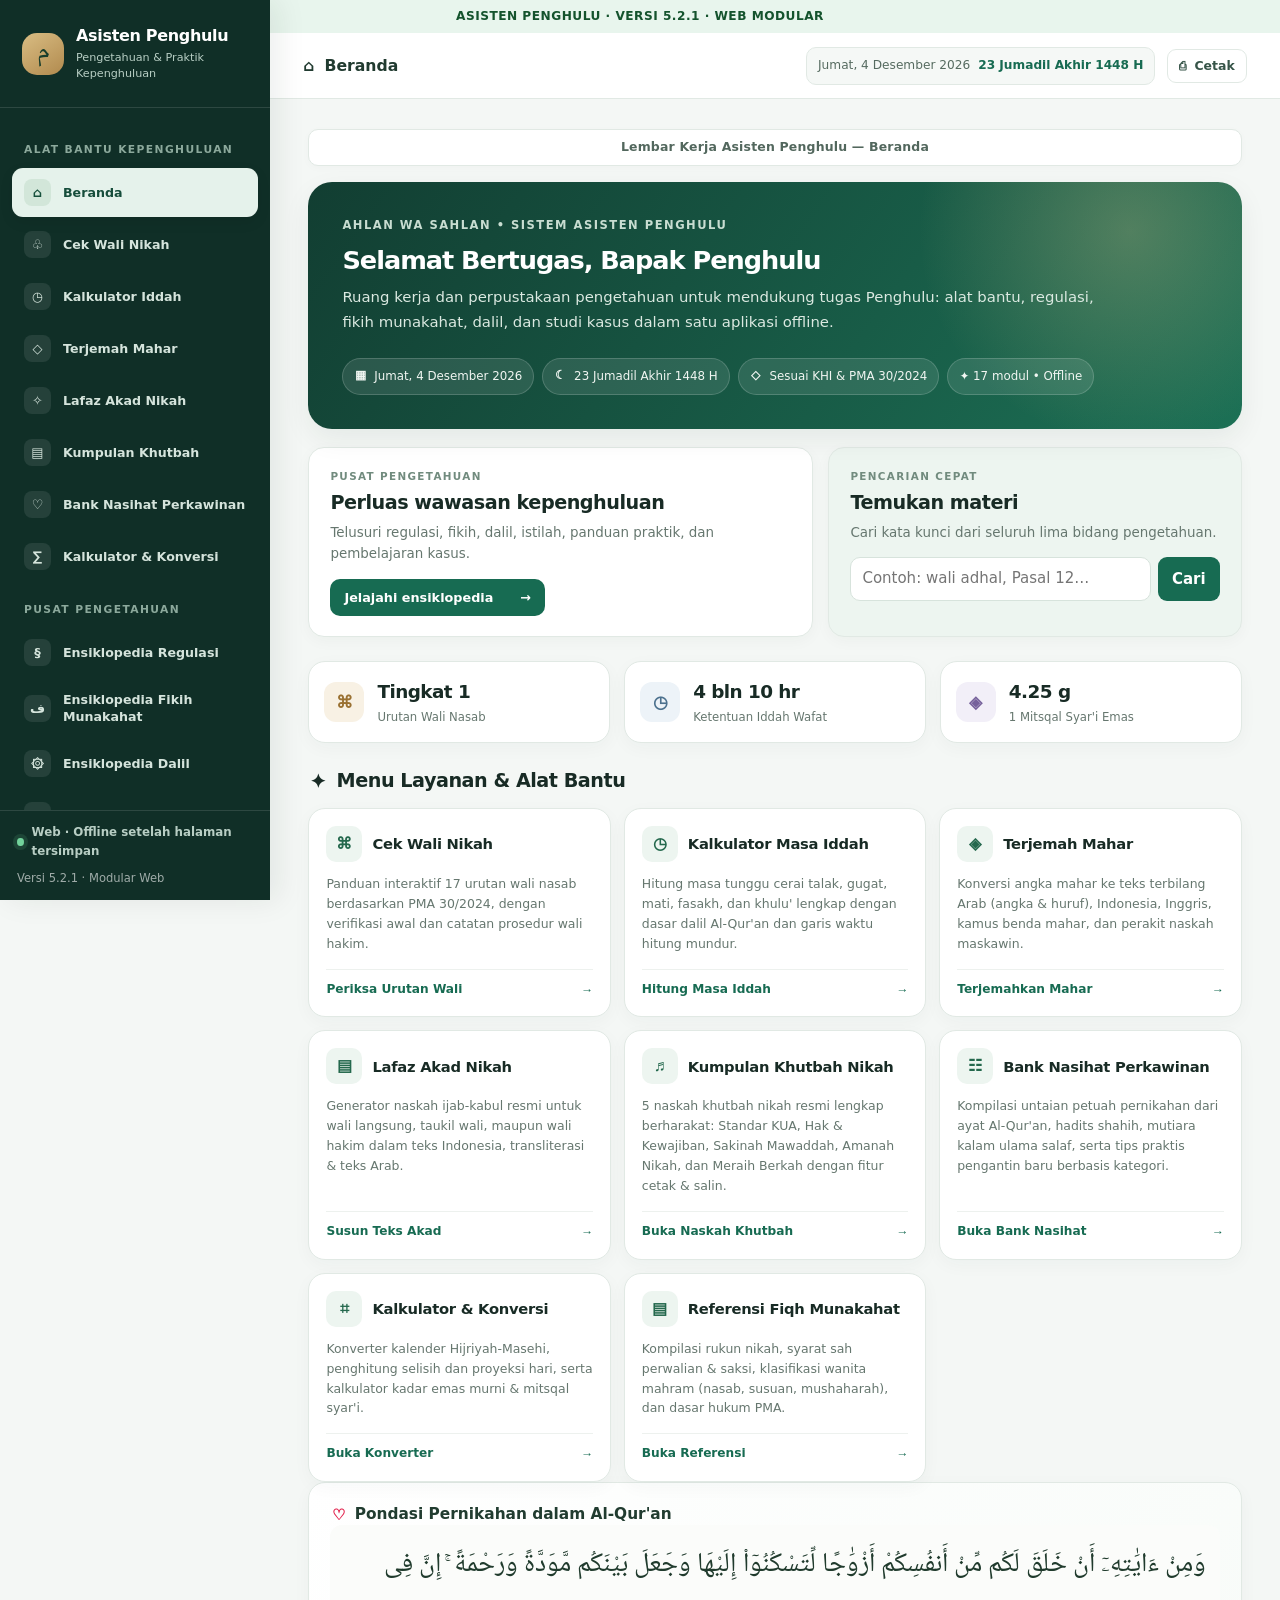
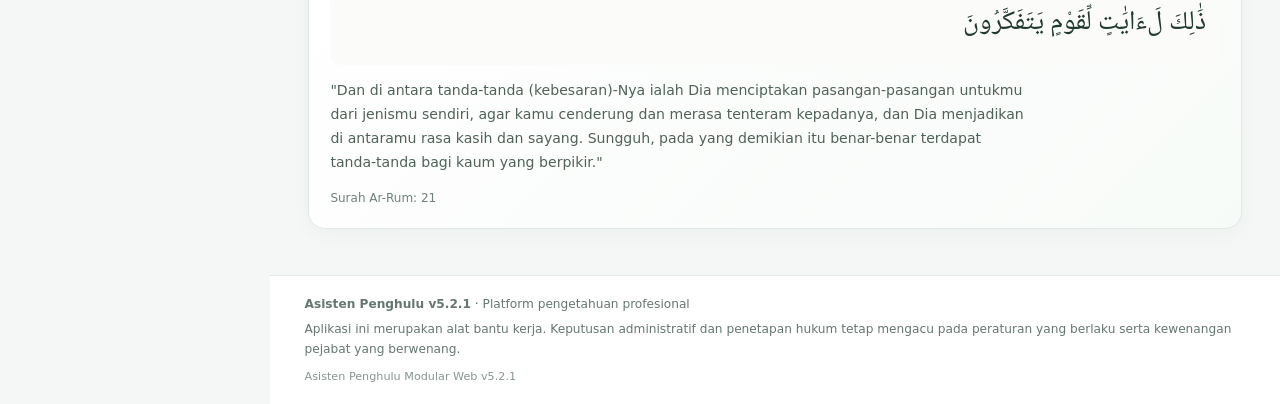
<file: index.html>
<!doctype html>
<html lang="id">
<head>
<meta charset="utf-8">
<meta name="viewport" content="width=device-width,initial-scale=1">
<meta name="theme-color" content="#123e32">
<meta name="description" content="Asisten Penghulu — platform pengetahuan, referensi fikih, regulasi, dan alat bantu pembelajaran kepenghuluan.">
<title>Beranda | Asisten Penghulu</title>
<link rel="manifest" href="manifest.webmanifest">
<link rel="icon" href="assets/icons/icon.svg" type="image/svg+xml">
<link rel="stylesheet" href="assets/css/app.css">
</head>
<body data-page="dashboard">
<div class="version-strip">ASISTEN PENGHULU · VERSI 5.2.1 · WEB MODULAR</div>
<div class="sidebar-backdrop" id="sidebarBackdrop" onclick="toggleMobileSidebar()"></div>
<div class="app-layout">
<aside class="app-sidebar" id="appSidebar">
  <div class="sidebar-header">
    <div class="brand-icon"><span aria-hidden="true">م</span></div>
    <div><h1 class="brand-title">Asisten Penghulu</h1><p class="brand-subtitle">Pengetahuan &amp; Praktik Kepenghuluan</p></div>
  </div>
  <nav class="sidebar-nav">
<div class="nav-label">Alat Bantu Kepenghuluan</div>
<a class="nav-item active" href="index.html" aria-current="page"><span class="nav-glyph">⌂</span><span>Beranda</span></a>
<a class="nav-item" href="pages/wali.html"><span class="nav-glyph">♧</span><span>Cek Wali Nikah</span></a>
<a class="nav-item" href="pages/iddah.html"><span class="nav-glyph">◷</span><span>Kalkulator Iddah</span></a>
<a class="nav-item" href="pages/mahar.html"><span class="nav-glyph">◇</span><span>Terjemah Mahar</span></a>
<a class="nav-item" href="pages/akad.html"><span class="nav-glyph">✧</span><span>Lafaz Akad Nikah</span></a>
<a class="nav-item" href="pages/khutbah.html"><span class="nav-glyph">▤</span><span>Kumpulan Khutbah</span></a>
<a class="nav-item" href="pages/nasihat.html"><span class="nav-glyph">♡</span><span>Bank Nasihat Perkawinan</span></a>
<a class="nav-item" href="pages/konversi.html"><span class="nav-glyph">∑</span><span>Kalkulator & Konversi</span></a>
<div class="nav-label">Pusat Pengetahuan</div>
<a class="nav-item knowledge-nav" href="pages/ensiklopedia.html?category=regulasi"><span class="nav-glyph">§</span><span>Ensiklopedia Regulasi</span></a>
<a class="nav-item knowledge-nav" href="pages/ensiklopedia.html?category=fikih"><span class="nav-glyph">ف</span><span>Ensiklopedia Fikih Munakahat</span></a>
<a class="nav-item knowledge-nav" href="pages/ensiklopedia.html?category=dalil"><span class="nav-glyph">۞</span><span>Ensiklopedia Dalil</span></a>
<a class="nav-item knowledge-nav" href="pages/ensiklopedia.html?category=problematika"><span class="nav-glyph">⚖</span><span>Problematika Akad</span></a>
<a class="nav-item knowledge-nav" href="pages/ensiklopedia.html?category=nasab-mahram"><span class="nav-glyph">∞</span><span>Ensiklopedia Nasab & Mahram</span></a>
<a class="nav-item" href="pages/referensi.html"><span class="nav-glyph">▤</span><span>Referensi Fikih &amp; KHI</span></a>
</nav>
  <div class="sidebar-footer">
    <div class="offline-badge"><span class="pulse-dot"></span><span>Web · Offline setelah halaman tersimpan</span></div>
    <div style="margin-top:8px;font-size:.72rem;color:rgba(255,255,255,.6)">Versi 5.2.1 · Modular Web</div>
  </div>
</aside>
<main class="app-main">
  <header class="app-header">
    <div class="header-left">
      <button aria-label="Buka Menu" class="mobile-toggle" onclick="toggleMobileSidebar()"><span aria-hidden="true">☰</span></button>
      <div class="page-title-badge" id="topPageTitle"><span aria-hidden="true">⌂</span><span>Beranda</span></div>
    </div>
    <div class="header-right">
      <div class="date-badge"><span id="currentDateMasehi">Memuat...</span><span class="hijri" id="currentDateHijri">... H</span></div>
      <button class="btn-header-print no-print" onclick="window.print()" title="Cetak Halaman"><span>⎙</span><span>Cetak</span></button>
    </div>
  </header>
  <div class="content-area">
    <div class="print-header"><p style="font-size:.85rem;margin-top:4px">Lembar Kerja Asisten Penghulu — Beranda</p></div>
    <section class="app-section active" id="section-dashboard">
<!-- Hero Banner -->
<div class="hero-banner">
<div class="hero-greeting">Ahlan wa Sahlan • Sistem Asisten Penghulu</div>
<h2 class="hero-title">Selamat Bertugas, Bapak Penghulu</h2>
<p class="hero-desc">Ruang kerja dan perpustakaan pengetahuan untuk mendukung tugas Penghulu: alat bantu, regulasi, fikih munakahat, dalil, dan studi kasus dalam satu aplikasi offline.</p>
<div class="hero-dates">
<div class="hero-date-chip">
<i class="fa-regular fa-calendar-check"></i>
<span id="dashMasehiText">Kamis, 29 Oktober 2026</span>
</div>
<div class="hero-date-chip">
<i class="fa-solid fa-moon"></i>
<span id="dashHijriText">18 Jumadil Ula 1448 H</span>
</div>
<div class="hero-date-chip">
<i class="fa-solid fa-shield-halved"></i>
<span>Sesuai KHI &amp; PMA 30/2024</span>
</div>
<div class="hero-date-chip">✦ 17 modul • Offline</div></div>
</div><div class="v4-welcome-grid"><div class="v4-welcome-card"><div class="eyebrow">PUSAT PENGETAHUAN</div><h3>Perluas wawasan kepenghuluan</h3><p>Telusuri regulasi, fikih, dalil, istilah, panduan praktik, dan pembelajaran kasus.</p><button class="v4-primary" onclick="window.location.href='pages/ensiklopedia.html?category=regulasi'">Jelajahi ensiklopedia <span>→</span></button></div><div class="v4-welcome-card v4-welcome-soft"><div class="eyebrow">PENCARIAN CEPAT</div><h3>Temukan materi</h3><p>Cari kata kunci dari seluruh lima bidang pengetahuan.</p><div class="dash-search"><input id="dashboardKnowledgeSearch" placeholder="Contoh: wali adhal, Pasal 12…" type="search"/><button onclick="searchKnowledgeFromDashboard()">Cari</button></div></div></div>
<!-- Quick Statistics Summary -->
<div class="stats-row">
<div class="stat-card">
<div class="stat-icon gold">
<i class="fa-solid fa-sitemap"></i>
</div>
<div>
<div class="stat-value" id="dashWaliStat">Tingkat 1</div>
<div class="stat-label">Urutan Wali Nasab</div>
</div>
</div>
<div class="stat-card">
<div class="stat-icon blue">
<i class="fa-solid fa-hourglass-end"></i>
</div>
<div>
<div class="stat-value">4 bln 10 hr</div>
<div class="stat-label">Ketentuan Iddah Wafat</div>
</div>
</div>
<div class="stat-card">
<div class="stat-icon purple">
<i class="fa-solid fa-coins"></i>
</div>
<div>
<div class="stat-value">4.25 g</div>
<div class="stat-label">1 Mitsqal Syar'i Emas</div>
</div>
</div>
</div>
<!-- Quick Feature Navigation Cards -->
<h3 class="section-headline">
<i class="fa-solid fa-wand-magic-sparkles" style="color: var(--gold);"></i>
<span>Menu Layanan &amp; Alat Bantu</span>
</h3>
<div class="feature-cards-grid">
<!-- Card 1: Cek Wali -->
<div class="feature-card" onclick="window.location.href='pages/wali.html'">
<div class="feature-card-header">
<div class="feature-card-icon"><i class="fa-solid fa-people-arrows"></i></div>
<h4 class="feature-card-title">Cek Wali Nikah</h4>
</div>
<p class="feature-card-desc">
                Panduan interaktif 17 urutan wali nasab berdasarkan PMA 30/2024, dengan verifikasi awal dan catatan prosedur wali hakim.
              </p>
<div class="feature-card-footer">
<span>Periksa Urutan Wali</span>
<i class="fa-solid fa-arrow-right"></i>
</div>
</div>
<!-- Card 2: Kalkulator Iddah -->
<div class="feature-card" onclick="window.location.href='pages/iddah.html'">
<div class="feature-card-header">
<div class="feature-card-icon"><i class="fa-solid fa-hourglass-half"></i></div>
<h4 class="feature-card-title">Kalkulator Masa Iddah</h4>
</div>
<p class="feature-card-desc">
                Hitung masa tunggu cerai talak, gugat, mati, fasakh, dan khulu' lengkap dengan dasar dalil Al-Qur'an dan garis waktu hitung mundur.
              </p>
<div class="feature-card-footer">
<span>Hitung Masa Iddah</span>
<i class="fa-solid fa-arrow-right"></i>
</div>
</div>
<!-- Card 3: Terjemah Mahar -->
<div class="feature-card" onclick="window.location.href='pages/mahar.html'">
<div class="feature-card-header">
<div class="feature-card-icon"><i class="fa-solid fa-coins"></i></div>
<h4 class="feature-card-title">Terjemah Mahar</h4>
</div>
<p class="feature-card-desc">
                Konversi angka mahar ke teks terbilang Arab (angka &amp; huruf), Indonesia, Inggris, kamus benda mahar, dan perakit naskah maskawin.
              </p>
<div class="feature-card-footer">
<span>Terjemahkan Mahar</span>
<i class="fa-solid fa-arrow-right"></i>
</div>
</div>
<!-- Card 5: Lafaz Akad -->
<div class="feature-card" onclick="window.location.href='pages/akad.html'">
<div class="feature-card-header">
<div class="feature-card-icon"><i class="fa-solid fa-scroll"></i></div>
<h4 class="feature-card-title">Lafaz Akad Nikah</h4>
</div>
<p class="feature-card-desc">
                Generator naskah ijab-kabul resmi untuk wali langsung, taukil wali, maupun wali hakim dalam teks Indonesia, transliterasi &amp; teks Arab.
              </p>
<div class="feature-card-footer">
<span>Susun Teks Akad</span>
<i class="fa-solid fa-arrow-right"></i>
</div>
</div>
<!-- Card 6: Kumpulan Khutbah -->
<div class="feature-card" onclick="window.location.href='pages/khutbah.html'">
<div class="feature-card-header">
<div class="feature-card-icon"><i class="fa-solid fa-microphone-lines"></i></div>
<h4 class="feature-card-title">Kumpulan Khutbah Nikah</h4>
</div>
<p class="feature-card-desc">
                5 naskah khutbah nikah resmi lengkap berharakat: Standar KUA, Hak &amp; Kewajiban, Sakinah Mawaddah, Amanah Nikah, dan Meraih Berkah dengan fitur cetak &amp; salin.
              </p>
<div class="feature-card-footer">
<span>Buka Naskah Khutbah</span>
<i class="fa-solid fa-arrow-right"></i>
</div>
</div>
<!-- Card 7: Nasehat Pernikahan -->
<div class="feature-card" onclick="window.location.href='pages/nasihat.html'">
<div class="feature-card-header">
<div class="feature-card-icon"><i class="fa-solid fa-comments"></i></div>
<h4 class="feature-card-title">Bank Nasihat Perkawinan</h4>
</div>
<p class="feature-card-desc">
                Kompilasi untaian petuah pernikahan dari ayat Al-Qur'an, hadits shahih, mutiara kalam ulama salaf, serta tips praktis pengantin baru berbasis kategori.
              </p>
<div class="feature-card-footer">
<span>Buka Bank Nasihat</span>
<i class="fa-solid fa-arrow-right"></i>
</div>
</div>
<!-- Card 8: Konversi & Alat -->
<div class="feature-card" onclick="window.location.href='pages/konversi.html'">
<div class="feature-card-header">
<div class="feature-card-icon"><i class="fa-solid fa-calculator"></i></div>
<h4 class="feature-card-title">Kalkulator &amp; Konversi</h4>
</div>
<p class="feature-card-desc">
                Konverter kalender Hijriyah-Masehi, penghitung selisih dan proyeksi hari, serta kalkulator kadar emas murni &amp; mitsqal syar'i.
              </p>
<div class="feature-card-footer">
<span>Buka Konverter</span>
<i class="fa-solid fa-arrow-right"></i>
</div>
</div>
<!-- Card 7: Referensi Fiqh -->
<div class="feature-card" onclick="window.location.href='pages/referensi.html'">
<div class="feature-card-header">
<div class="feature-card-icon"><i class="fa-solid fa-book-quran"></i></div>
<h4 class="feature-card-title">Referensi Fiqh Munakahat</h4>
</div>
<p class="feature-card-desc">
                Kompilasi rukun nikah, syarat sah perwalian &amp; saksi, klasifikasi wanita mahram (nasab, susuan, mushaharah), dan dasar hukum PMA.
              </p>
<div class="feature-card-footer">
<span>Buka Referensi</span>
<i class="fa-solid fa-arrow-right"></i>
</div>
</div>
</div>
<!-- Highlight Ayat Card -->
<div class="card" style="background: linear-gradient(135deg, #ffffff 0%, #f7fbf8 100%);">
<div class="card-title">
<i class="fa-solid fa-heart" style="color: #e11d48;"></i>
<span>Pondasi Pernikahan dalam Al-Qur'an</span>
</div>
<div class="dalil-arabic">
              وَمِنْ ءَايَٰتِهِۦٓ أَنْ خَلَقَ لَكُم مِّنْ أَنفُسِكُمْ أَزْوَٰجًا لِّتَسْكُنُوٓا۟ إِلَيْهَا وَجَعَلَ بَيْنَكُم مَّوَدَّةً وَرَحْمَةً ۚ إِنَّ فِى ذَٰلِكَ لَءَايَٰتٍ لِّقَوْمٍ يَتَفَكَّرُونَ
            </div>
<p class="dalil-translation">
              "Dan di antara tanda-tanda (kebesaran)-Nya ialah Dia menciptakan pasangan-pasangan untukmu dari jenismu sendiri, 
              agar kamu cenderung dan merasa tenteram kepadanya, dan Dia menjadikan di antaramu rasa kasih dan sayang. 
              Sungguh, pada yang demikian itu benar-benar terdapat tanda-tanda bagi kaum yang berpikir."
            </p>
<div class="dalil-source">Surah Ar-Rum: 21</div>
</div>
</section>
  </div>
  <footer class="app-footer">
    <div><strong>Asisten Penghulu v5.2.1</strong> · Platform pengetahuan profesional</div>
    <div class="footer-disclaimer">Aplikasi ini merupakan alat bantu kerja. Keputusan administratif dan penetapan hukum tetap mengacu pada peraturan yang berlaku serta kewenangan pejabat yang berwenang.</div>
    <div class="footer-v4">Asisten Penghulu Modular Web v5.2.1</div>
  </footer>
</main>
</div>
<div id="toast-notification"><span aria-hidden="true">✓</span><span id="toast-message">Teks berhasil disalin.</span></div>
<script src="assets/js/app-core.js"></script>
<script src="assets/js/pwa.js"></script>
</body>
</html>
</file>
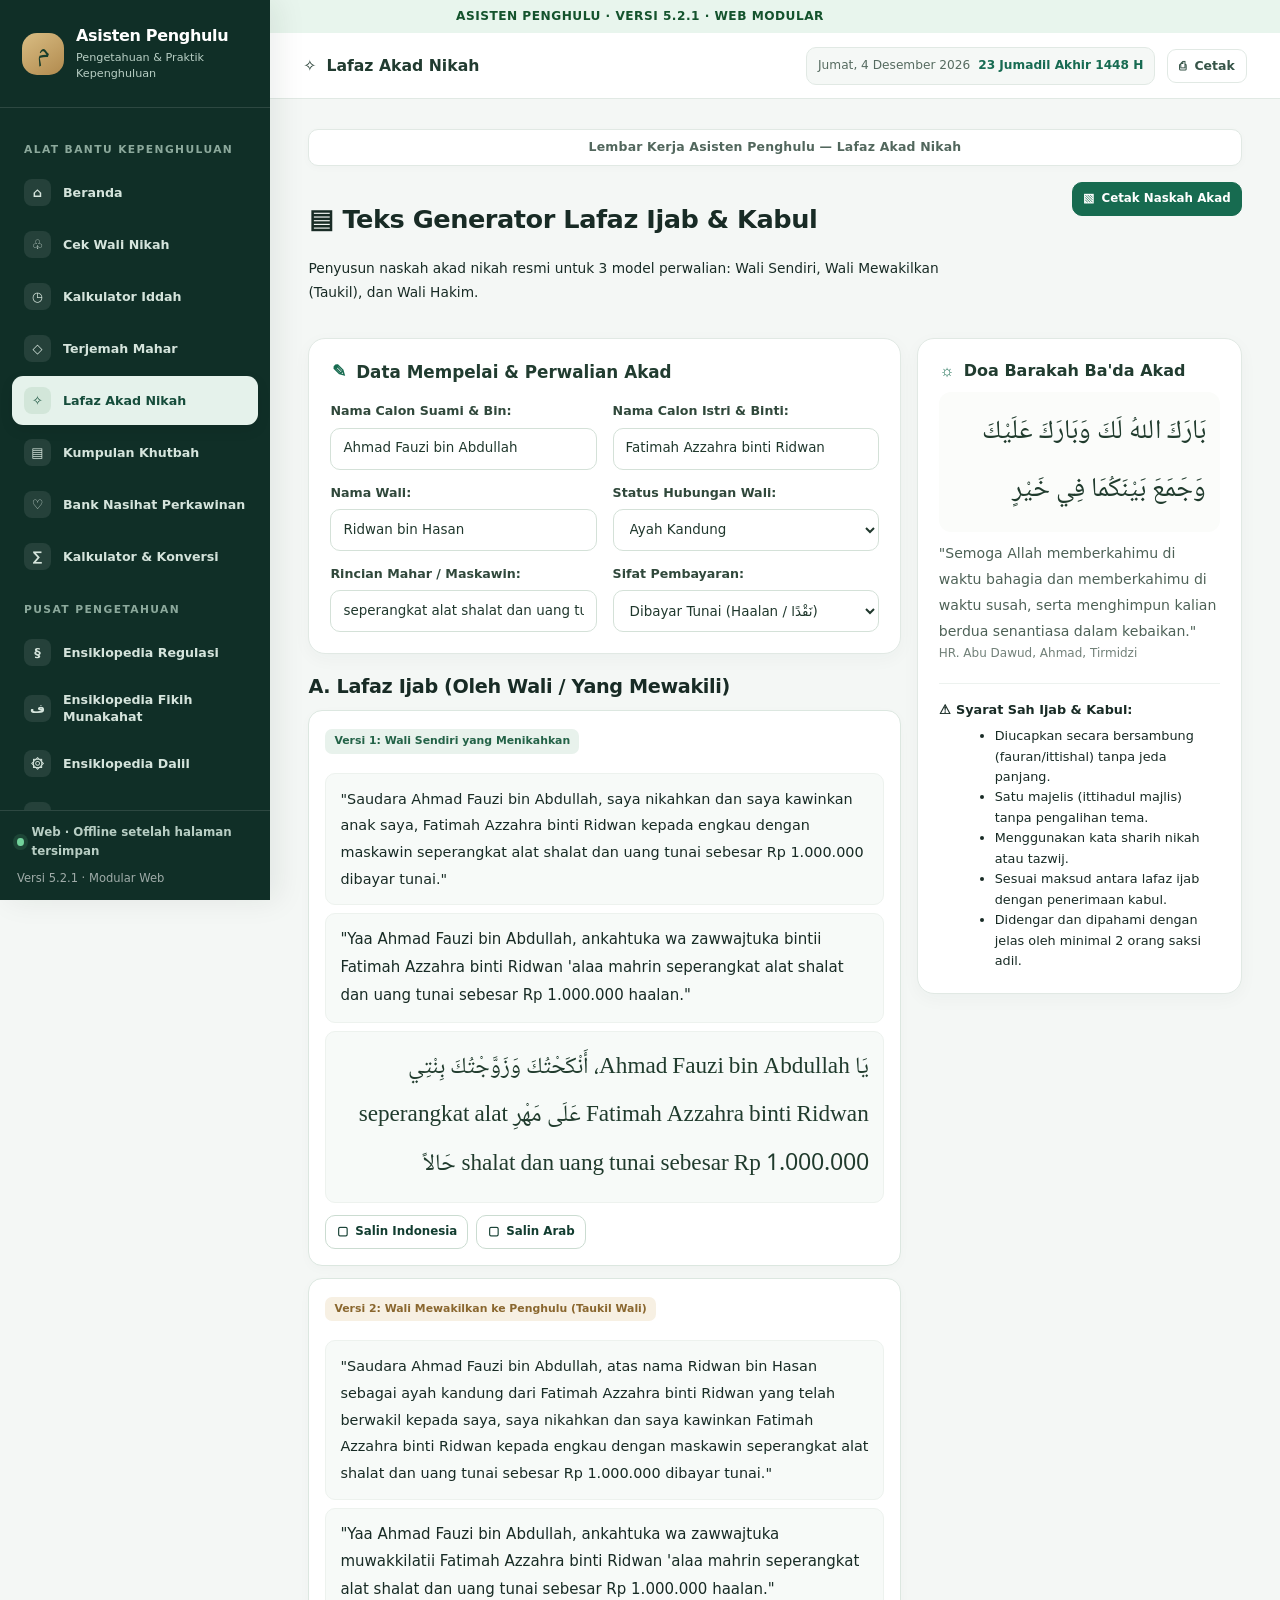
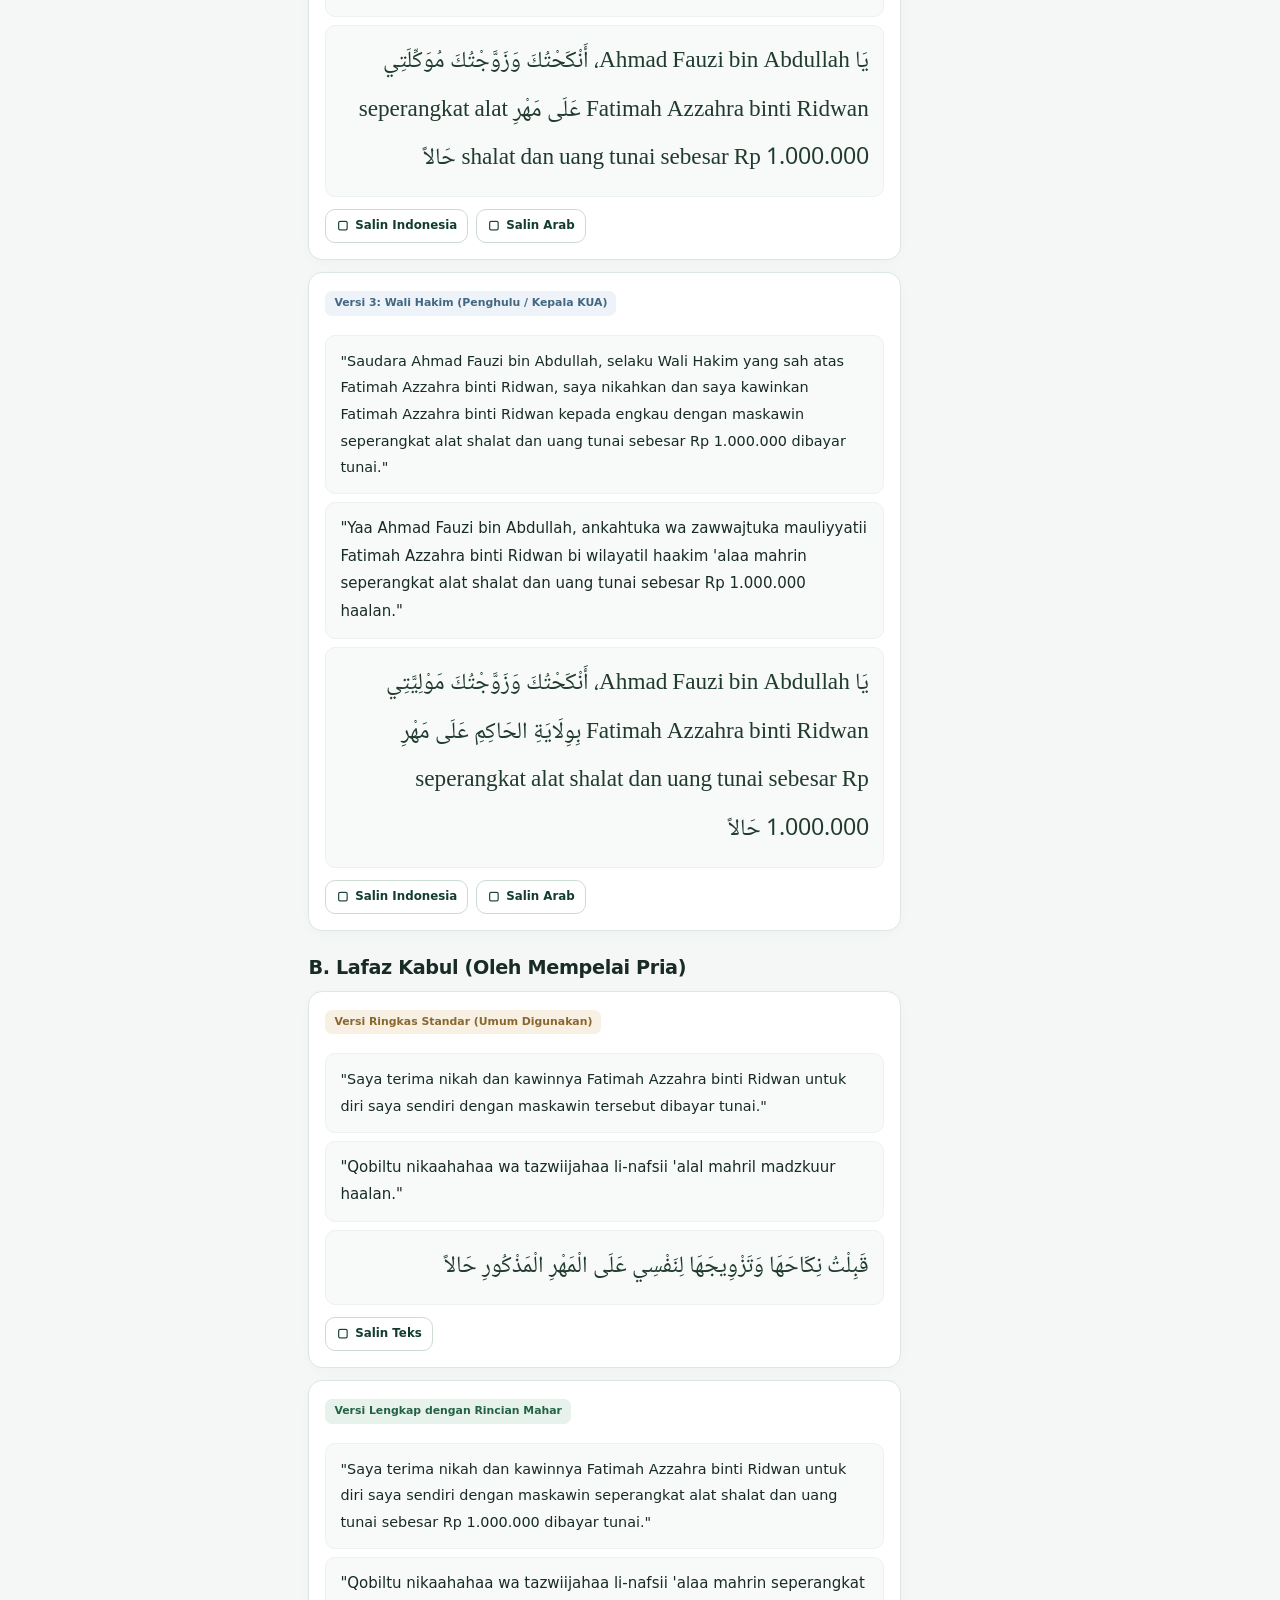
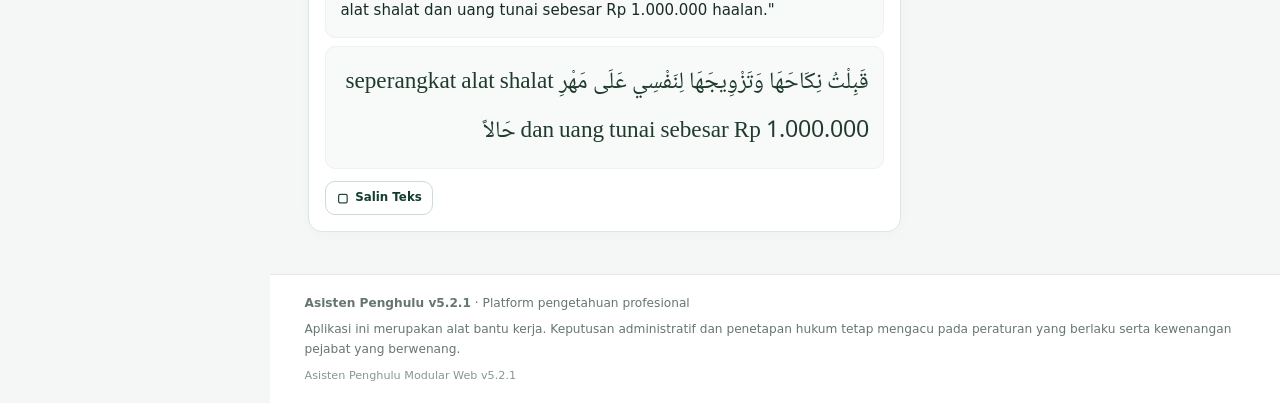
<file: pages/akad.html>
<!doctype html>
<html lang="id">
<head>
<meta charset="utf-8">
<meta name="viewport" content="width=device-width,initial-scale=1">
<meta name="theme-color" content="#123e32">
<meta name="description" content="Asisten Penghulu — platform pengetahuan, referensi fikih, regulasi, dan alat bantu pembelajaran kepenghuluan.">
<title>Lafaz Akad Nikah | Asisten Penghulu</title>
<link rel="manifest" href="../manifest.webmanifest">
<link rel="icon" href="../assets/icons/icon.svg" type="image/svg+xml">
<link rel="stylesheet" href="../assets/css/app.css"><link rel="stylesheet" href="../assets/css/modules/akad.css">
</head>
<body data-page="akad">
<div class="version-strip">ASISTEN PENGHULU · VERSI 5.2.1 · WEB MODULAR</div>
<div class="sidebar-backdrop" id="sidebarBackdrop" onclick="toggleMobileSidebar()"></div>
<div class="app-layout">
<aside class="app-sidebar" id="appSidebar">
  <div class="sidebar-header">
    <div class="brand-icon"><span aria-hidden="true">م</span></div>
    <div><h1 class="brand-title">Asisten Penghulu</h1><p class="brand-subtitle">Pengetahuan &amp; Praktik Kepenghuluan</p></div>
  </div>
  <nav class="sidebar-nav">
<div class="nav-label">Alat Bantu Kepenghuluan</div>
<a class="nav-item" href="../index.html"><span class="nav-glyph">⌂</span><span>Beranda</span></a>
<a class="nav-item" href="../pages/wali.html"><span class="nav-glyph">♧</span><span>Cek Wali Nikah</span></a>
<a class="nav-item" href="../pages/iddah.html"><span class="nav-glyph">◷</span><span>Kalkulator Iddah</span></a>
<a class="nav-item" href="../pages/mahar.html"><span class="nav-glyph">◇</span><span>Terjemah Mahar</span></a>
<a class="nav-item active" href="../pages/akad.html" aria-current="page"><span class="nav-glyph">✧</span><span>Lafaz Akad Nikah</span></a>
<a class="nav-item" href="../pages/khutbah.html"><span class="nav-glyph">▤</span><span>Kumpulan Khutbah</span></a>
<a class="nav-item" href="../pages/nasihat.html"><span class="nav-glyph">♡</span><span>Bank Nasihat Perkawinan</span></a>
<a class="nav-item" href="../pages/konversi.html"><span class="nav-glyph">∑</span><span>Kalkulator & Konversi</span></a>
<div class="nav-label">Pusat Pengetahuan</div>
<a class="nav-item knowledge-nav" href="../pages/ensiklopedia.html?category=regulasi"><span class="nav-glyph">§</span><span>Ensiklopedia Regulasi</span></a>
<a class="nav-item knowledge-nav" href="../pages/ensiklopedia.html?category=fikih"><span class="nav-glyph">ف</span><span>Ensiklopedia Fikih Munakahat</span></a>
<a class="nav-item knowledge-nav" href="../pages/ensiklopedia.html?category=dalil"><span class="nav-glyph">۞</span><span>Ensiklopedia Dalil</span></a>
<a class="nav-item knowledge-nav" href="../pages/ensiklopedia.html?category=problematika"><span class="nav-glyph">⚖</span><span>Problematika Akad</span></a>
<a class="nav-item knowledge-nav" href="../pages/ensiklopedia.html?category=nasab-mahram"><span class="nav-glyph">∞</span><span>Ensiklopedia Nasab & Mahram</span></a>
<a class="nav-item" href="../pages/referensi.html"><span class="nav-glyph">▤</span><span>Referensi Fikih &amp; KHI</span></a>
</nav>
  <div class="sidebar-footer">
    <div class="offline-badge"><span class="pulse-dot"></span><span>Web · Offline setelah halaman tersimpan</span></div>
    <div style="margin-top:8px;font-size:.72rem;color:rgba(255,255,255,.6)">Versi 5.2.1 · Modular Web</div>
  </div>
</aside>
<main class="app-main">
  <header class="app-header">
    <div class="header-left">
      <button aria-label="Buka Menu" class="mobile-toggle" onclick="toggleMobileSidebar()"><span aria-hidden="true">☰</span></button>
      <div class="page-title-badge" id="topPageTitle"><span aria-hidden="true">✧</span><span>Lafaz Akad Nikah</span></div>
    </div>
    <div class="header-right">
      <div class="date-badge"><span id="currentDateMasehi">Memuat...</span><span class="hijri" id="currentDateHijri">... H</span></div>
      <button class="btn-header-print no-print" onclick="window.print()" title="Cetak Halaman"><span>⎙</span><span>Cetak</span></button>
    </div>
  </header>
  <div class="content-area">
    <div class="print-header"><p style="font-size:.85rem;margin-top:4px">Lembar Kerja Asisten Penghulu — Lafaz Akad Nikah</p></div>
    <section class="app-section active" id="section-akad">
<div class="card-header" style="border:none; padding:0; margin-bottom: 20px;">
<div>
<h2 style="font-family: var(--font-heading); color: var(--primary-dark); font-size: 1.5rem;">
<i class="fa-solid fa-scroll" style="color: var(--gold);"></i> Teks Generator Lafaz Ijab &amp; Kabul
              </h2>
<p style="font-size: 0.86rem; color: var(--text-muted);">
                Penyusun naskah akad nikah resmi untuk 3 model perwalian: Wali Sendiri, Wali Mewakilkan (Taukil), dan Wali Hakim.
              </p>
</div>
<button class="btn btn-primary btn-sm no-print" onclick="window.print()">
<i class="fa-solid fa-print"></i> Cetak Naskah Akad
            </button>
</div>
<div class="grid-sidebar-layout">
<!-- Left: Generator Form -->
<div>
<div class="card no-print">
<div class="card-title" style="font-size: 1.05rem; margin-bottom: 16px;">
<i class="fa-solid fa-pen-to-square"></i>
<span>Data Mempelai &amp; Perwalian Akad</span>
</div>
<div class="grid-2">
<div class="form-group">
<label class="form-label">Nama Calon Suami &amp; Bin:</label>
<input class="form-control" id="akadGroomName" oninput="renderAkadScripts()" placeholder="Contoh: Ahmad Fauzi bin Abdullah" type="text" value="Ahmad Fauzi bin Abdullah"/>
</div>
<div class="form-group">
<label class="form-label">Nama Calon Istri &amp; Binti:</label>
<input class="form-control" id="akadBrideName" oninput="renderAkadScripts()" placeholder="Contoh: Fatimah Azzahra binti Ridwan" type="text" value="Fatimah Azzahra binti Ridwan"/>
</div>
</div>
<div class="grid-2">
<div class="form-group">
<label class="form-label">Nama Wali:</label>
<input class="form-control" id="akadWaliName" oninput="renderAkadScripts()" placeholder="Contoh: Ridwan bin Hasan" type="text" value="Ridwan bin Hasan"/>
</div>
<div class="form-group">
<label class="form-label">Status Hubungan Wali:</label>
<select class="form-select" id="akadWaliStatus" onchange="renderAkadScripts()">
<option value="ayah">Ayah Kandung</option>
<option value="kakek">Kakek dari Pihak Ayah</option>
<option value="saudara_kandung">Saudara Laki-Laki Sekandung</option>
<option value="saudara_seayah">Saudara Laki-Laki Seayah</option>
<option value="paman">Paman Sekandung</option>
<option value="wali_hakim">Wali Hakim (Kepala KUA)</option>
</select>
</div>
</div>
<div class="grid-2">
<div class="form-group">
<label class="form-label">Rincian Mahar / Maskawin:</label>
<input class="form-control" id="akadMaharDetail" oninput="renderAkadScripts()" placeholder="Contoh: uang tunai sebesar Rp 1.000.000 dan perhiasan emas 5 gram" type="text" value="seperangkat alat shalat dan uang tunai sebesar Rp 1.000.000"/>
</div>
<div class="form-group">
<label class="form-label">Sifat Pembayaran:</label>
<select class="form-select" id="akadPayMode" onchange="renderAkadScripts()">
<option selected="" value="tunai">Dibayar Tunai (Haalan / نَقْدًا)</option>
<option value="hutang">Hutang / Ditangguhkan (Mu'ajjalan / مُؤَجَّلاً)</option>
</select>
</div>
</div>
</div>
<!-- Output Script 1: LAFAZ IJAB -->
<div class="card-header" style="border:none; padding:0; margin: 20px 0 10px;">
<h3 style="font-family: var(--font-heading); color: var(--primary-dark); font-size: 1.2rem;">
                  A. Lafaz Ijab (Oleh Wali / Yang Mewakili)
                </h3>
</div>
<!-- Versi 1: Wali Sendiri -->
<div class="script-box active-ijab" id="boxIjabWali">
<span class="script-badge badge-primary">Versi 1: Wali Sendiri yang Menikahkan</span>
<div class="script-text-id" id="textIjabWaliId">...</div>
<div class="script-text-latin" id="textIjabWaliLatin">...</div>
<div class="script-text-ar" id="textIjabWaliAr">...</div>
<div class="script-actions no-print">
<button class="btn btn-outline btn-sm" onclick="copyText('textIjabWaliId')"><i class="fa-regular fa-copy"></i> Salin Indonesia</button>
<button class="btn btn-outline btn-sm" onclick="copyText('textIjabWaliAr')"><i class="fa-regular fa-copy"></i> Salin Arab</button>
</div>
</div>
<!-- Versi 2: Taukil Wali (Diwakilkan ke Penghulu) -->
<div class="script-box active-ijab" id="boxIjabTaukil">
<span class="script-badge badge-gold">Versi 2: Wali Mewakilkan ke Penghulu (Taukil Wali)</span>
<div class="script-text-id" id="textIjabTaukilId">...</div>
<div class="script-text-latin" id="textIjabTaukilLatin">...</div>
<div class="script-text-ar" id="textIjabTaukilAr">...</div>
<div class="script-actions no-print">
<button class="btn btn-outline btn-sm" onclick="copyText('textIjabTaukilId')"><i class="fa-regular fa-copy"></i> Salin Indonesia</button>
<button class="btn btn-outline btn-sm" onclick="copyText('textIjabTaukilAr')"><i class="fa-regular fa-copy"></i> Salin Arab</button>
</div>
</div>
<!-- Versi 3: Wali Hakim -->
<div class="script-box active-ijab" id="boxIjabHakim">
<span class="script-badge badge-info">Versi 3: Wali Hakim (Penghulu / Kepala KUA)</span>
<div class="script-text-id" id="textIjabHakimId">...</div>
<div class="script-text-latin" id="textIjabHakimLatin">...</div>
<div class="script-text-ar" id="textIjabHakimAr">...</div>
<div class="script-actions no-print">
<button class="btn btn-outline btn-sm" onclick="copyText('textIjabHakimId')"><i class="fa-regular fa-copy"></i> Salin Indonesia</button>
<button class="btn btn-outline btn-sm" onclick="copyText('textIjabHakimAr')"><i class="fa-regular fa-copy"></i> Salin Arab</button>
</div>
</div>
<!-- Output Script 2: LAFAZ KABUL -->
<div class="card-header" style="border:none; padding:0; margin: 24px 0 10px;">
<h3 style="font-family: var(--font-heading); color: var(--gold-dark); font-size: 1.2rem;">
                  B. Lafaz Kabul (Oleh Mempelai Pria)
                </h3>
</div>
<!-- Kabul Standar -->
<div class="script-box active-kabul">
<span class="script-badge badge-gold">Versi Ringkas Standar (Umum Digunakan)</span>
<div class="script-text-id" id="textKabulStdId">...</div>
<div class="script-text-latin" id="textKabulStdLatin">...</div>
<div class="script-text-ar" id="textKabulStdAr">...</div>
<div class="script-actions no-print">
<button class="btn btn-outline btn-sm" onclick="copyText('textKabulStdId')"><i class="fa-regular fa-copy"></i> Salin Teks</button>
</div>
</div>
<!-- Kabul Lengkap -->
<div class="script-box active-kabul">
<span class="script-badge badge-primary">Versi Lengkap dengan Rincian Mahar</span>
<div class="script-text-id" id="textKabulFullId">...</div>
<div class="script-text-latin" id="textKabulFullLatin">...</div>
<div class="script-text-ar" id="textKabulFullAr">...</div>
<div class="script-actions no-print">
<button class="btn btn-outline btn-sm" onclick="copyText('textKabulFullId')"><i class="fa-regular fa-copy"></i> Salin Teks</button>
</div>
</div>
</div>
<!-- Right: Syarat & Doa Akad Sidecard -->
<div>
<div class="card">
<div class="card-title" style="font-size: 1rem;">
<i class="fa-solid fa-hands-praying"></i>
<span>Doa Barakah Ba'da Akad</span>
</div>
<div class="dalil-arabic" style="font-size: 1.35rem; margin-top: 10px;">
                  بَارَكَ اللهُ لَكَ وَبَارَكَ عَلَيْكَ وَجَمَعَ بَيْنَكُمَا فِي خَيْرٍ
                </div>
<div class="dalil-translation" style="margin-top: 8px;">
                  "Semoga Allah memberkahimu di waktu bahagia dan memberkahimu di waktu susah, serta menghimpun kalian berdua senantiasa dalam kebaikan."
                </div>
<div class="dalil-source">HR. Abu Dawud, Ahmad, Tirmidzi</div>
<div style="margin-top: 20px; padding-top: 16px; border-top: 1px solid #edf2ef; font-size: 0.8rem; line-height: 1.6;">
<strong style="color: var(--primary-dark);"><i class="fa-solid fa-triangle-exclamation"></i> Syarat Sah Ijab &amp; Kabul:</strong>
<ul style="margin: 6px 0 0 16px; color: var(--text-muted);">
<li>Diucapkan secara bersambung (fauran/ittishal) tanpa jeda panjang.</li>
<li>Satu majelis (ittihadul majlis) tanpa pengalihan tema.</li>
<li>Menggunakan kata sharih nikah atau tazwij.</li>
<li>Sesuai maksud antara lafaz ijab dengan penerimaan kabul.</li>
<li>Didengar dan dipahami dengan jelas oleh minimal 2 orang saksi adil.</li>
</ul>
</div>
</div>
</div>
</div>
</section>
  </div>
  <footer class="app-footer">
    <div><strong>Asisten Penghulu v5.2.1</strong> · Platform pengetahuan profesional</div>
    <div class="footer-disclaimer">Aplikasi ini merupakan alat bantu kerja. Keputusan administratif dan penetapan hukum tetap mengacu pada peraturan yang berlaku serta kewenangan pejabat yang berwenang.</div>
    <div class="footer-v4">Asisten Penghulu Modular Web v5.2.1</div>
  </footer>
</main>
</div>
<div id="toast-notification"><span aria-hidden="true">✓</span><span id="toast-message">Teks berhasil disalin.</span></div>
<script src="../assets/js/app-core.js"></script>
<script src="../assets/js/pwa.js"></script>
</body>
</html>
</file>
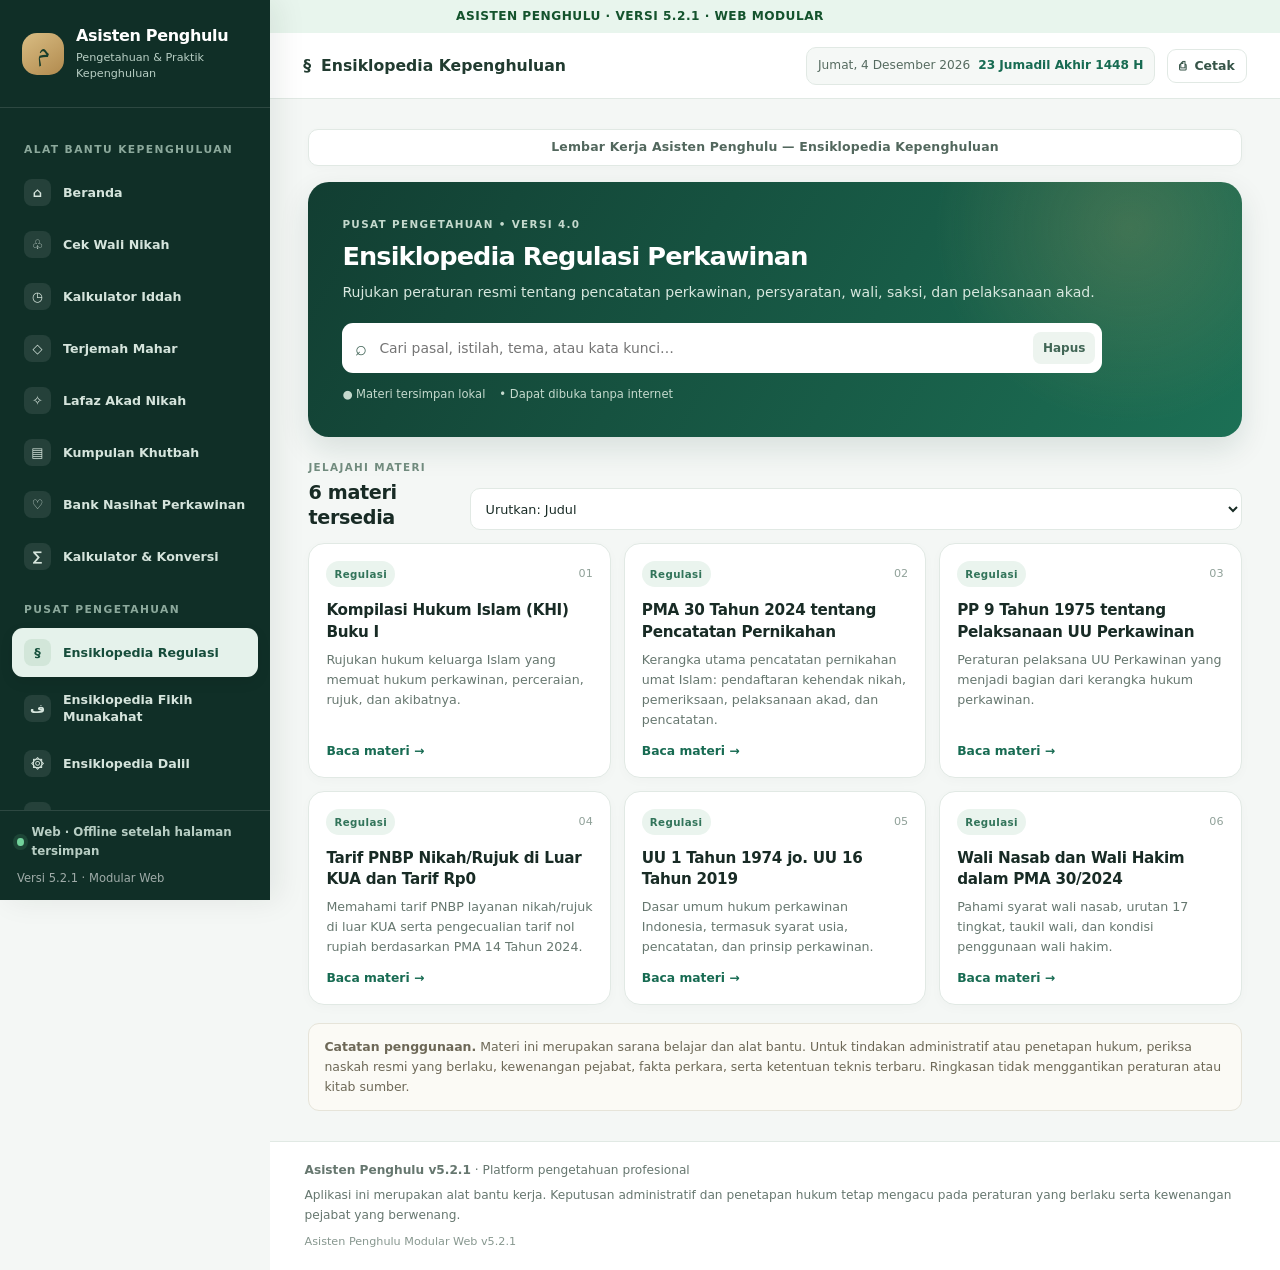
<file: pages/ensiklopedia.html>
<!doctype html>
<html lang="id">
<head>
<meta charset="utf-8">
<meta name="viewport" content="width=device-width,initial-scale=1">
<meta name="theme-color" content="#123e32">
<meta name="description" content="Asisten Penghulu — platform pengetahuan, referensi fikih, regulasi, dan alat bantu pembelajaran kepenghuluan.">
<title>Ensiklopedia Kepenghuluan | Asisten Penghulu</title>
<link rel="manifest" href="../manifest.webmanifest">
<link rel="icon" href="../assets/icons/icon.svg" type="image/svg+xml">
<link rel="stylesheet" href="../assets/css/app.css">
</head>
<body data-page="ensiklopedia">
<div class="version-strip">ASISTEN PENGHULU · VERSI 5.2.1 · WEB MODULAR</div>
<div class="sidebar-backdrop" id="sidebarBackdrop" onclick="toggleMobileSidebar()"></div>
<div class="app-layout">
<aside class="app-sidebar" id="appSidebar">
  <div class="sidebar-header">
    <div class="brand-icon"><span aria-hidden="true">م</span></div>
    <div><h1 class="brand-title">Asisten Penghulu</h1><p class="brand-subtitle">Pengetahuan &amp; Praktik Kepenghuluan</p></div>
  </div>
  <nav class="sidebar-nav">
<div class="nav-label">Alat Bantu Kepenghuluan</div>
<a class="nav-item" href="../index.html"><span class="nav-glyph">⌂</span><span>Beranda</span></a>
<a class="nav-item" href="../pages/wali.html"><span class="nav-glyph">♧</span><span>Cek Wali Nikah</span></a>
<a class="nav-item" href="../pages/iddah.html"><span class="nav-glyph">◷</span><span>Kalkulator Iddah</span></a>
<a class="nav-item" href="../pages/mahar.html"><span class="nav-glyph">◇</span><span>Terjemah Mahar</span></a>
<a class="nav-item" href="../pages/akad.html"><span class="nav-glyph">✧</span><span>Lafaz Akad Nikah</span></a>
<a class="nav-item" href="../pages/khutbah.html"><span class="nav-glyph">▤</span><span>Kumpulan Khutbah</span></a>
<a class="nav-item" href="../pages/nasihat.html"><span class="nav-glyph">♡</span><span>Bank Nasihat Perkawinan</span></a>
<a class="nav-item" href="../pages/konversi.html"><span class="nav-glyph">∑</span><span>Kalkulator & Konversi</span></a>
<div class="nav-label">Pusat Pengetahuan</div>
<a class="nav-item knowledge-nav" href="../pages/ensiklopedia.html?category=regulasi"><span class="nav-glyph">§</span><span>Ensiklopedia Regulasi</span></a>
<a class="nav-item knowledge-nav" href="../pages/ensiklopedia.html?category=fikih"><span class="nav-glyph">ف</span><span>Ensiklopedia Fikih Munakahat</span></a>
<a class="nav-item knowledge-nav" href="../pages/ensiklopedia.html?category=dalil"><span class="nav-glyph">۞</span><span>Ensiklopedia Dalil</span></a>
<a class="nav-item knowledge-nav" href="../pages/ensiklopedia.html?category=problematika"><span class="nav-glyph">⚖</span><span>Problematika Akad</span></a>
<a class="nav-item knowledge-nav" href="../pages/ensiklopedia.html?category=nasab-mahram"><span class="nav-glyph">∞</span><span>Ensiklopedia Nasab & Mahram</span></a>
<a class="nav-item" href="../pages/referensi.html"><span class="nav-glyph">▤</span><span>Referensi Fikih &amp; KHI</span></a>
</nav>
  <div class="sidebar-footer">
    <div class="offline-badge"><span class="pulse-dot"></span><span>Web · Offline setelah halaman tersimpan</span></div>
    <div style="margin-top:8px;font-size:.72rem;color:rgba(255,255,255,.6)">Versi 5.2.1 · Modular Web</div>
  </div>
</aside>
<main class="app-main">
  <header class="app-header">
    <div class="header-left">
      <button aria-label="Buka Menu" class="mobile-toggle" onclick="toggleMobileSidebar()"><span aria-hidden="true">☰</span></button>
      <div class="page-title-badge" id="topPageTitle"><span aria-hidden="true">§</span><span>Ensiklopedia Kepenghuluan</span></div>
    </div>
    <div class="header-right">
      <div class="date-badge"><span id="currentDateMasehi">Memuat...</span><span class="hijri" id="currentDateHijri">... H</span></div>
      <button class="btn-header-print no-print" onclick="window.print()" title="Cetak Halaman"><span>⎙</span><span>Cetak</span></button>
    </div>
  </header>
  <div class="content-area">
    <div class="print-header"><p style="font-size:.85rem;margin-top:4px">Lembar Kerja Asisten Penghulu — Ensiklopedia Kepenghuluan</p></div>
    <section class="app-section active" id="section-knowledge">
<div class="knowledge-hero">
<div class="eyebrow">PUSAT PENGETAHUAN • VERSI 4.0</div>
<h2 id="knowledgeHeading">Ensiklopedia Regulasi Perkawinan</h2>
<p id="knowledgeIntro">Referensi mendalam untuk mendukung pengetahuan dan praktik kepenghuluan.</p>
<div class="knowledge-search-wrap"><span>⌕</span><input aria-label="Cari materi pengetahuan" id="knowledgeSearch" oninput="renderKnowledge()" placeholder="Cari pasal, istilah, tema, atau kata kunci…" type="search"/><button class="clear-search" onclick="clearKnowledgeSearch()">Hapus</button></div>
<div class="knowledge-meta"><span>● Materi tersimpan lokal</span><span>• Dapat dibuka tanpa internet</span></div>
</div>
<div class="knowledge-toolbar"><div><div class="eyebrow">JELAJAHI MATERI</div><h3 id="knowledgeCount">Materi pilihan</h3></div><select aria-label="Urutkan materi" id="knowledgeSort" onchange="renderKnowledge()"><option value="title">Urutkan: Judul</option><option value="type">Urutkan: Jenis materi</option></select></div>
<div aria-live="polite" class="knowledge-grid" id="knowledgeGrid"></div>
<div class="knowledge-detail" hidden="" id="knowledgeDetail"></div>
<div class="knowledge-disclaimer"><strong>Catatan penggunaan.</strong> Materi ini merupakan sarana belajar dan alat bantu. Untuk tindakan administratif atau penetapan hukum, periksa naskah resmi yang berlaku, kewenangan pejabat, fakta perkara, serta ketentuan teknis terbaru. Ringkasan tidak menggantikan peraturan atau kitab sumber.</div>
</section>
  </div>
  <footer class="app-footer">
    <div><strong>Asisten Penghulu v5.2.1</strong> · Platform pengetahuan profesional</div>
    <div class="footer-disclaimer">Aplikasi ini merupakan alat bantu kerja. Keputusan administratif dan penetapan hukum tetap mengacu pada peraturan yang berlaku serta kewenangan pejabat yang berwenang.</div>
    <div class="footer-v4">Asisten Penghulu Modular Web v5.2.1</div>
  </footer>
</main>
</div>
<div id="toast-notification"><span aria-hidden="true">✓</span><span id="toast-message">Teks berhasil disalin.</span></div>
<script src="../assets/js/data/knowledge.js"></script><script src="../assets/js/app-core.js"></script>
<script src="../assets/js/pwa.js"></script>
</body>
</html>
</file>
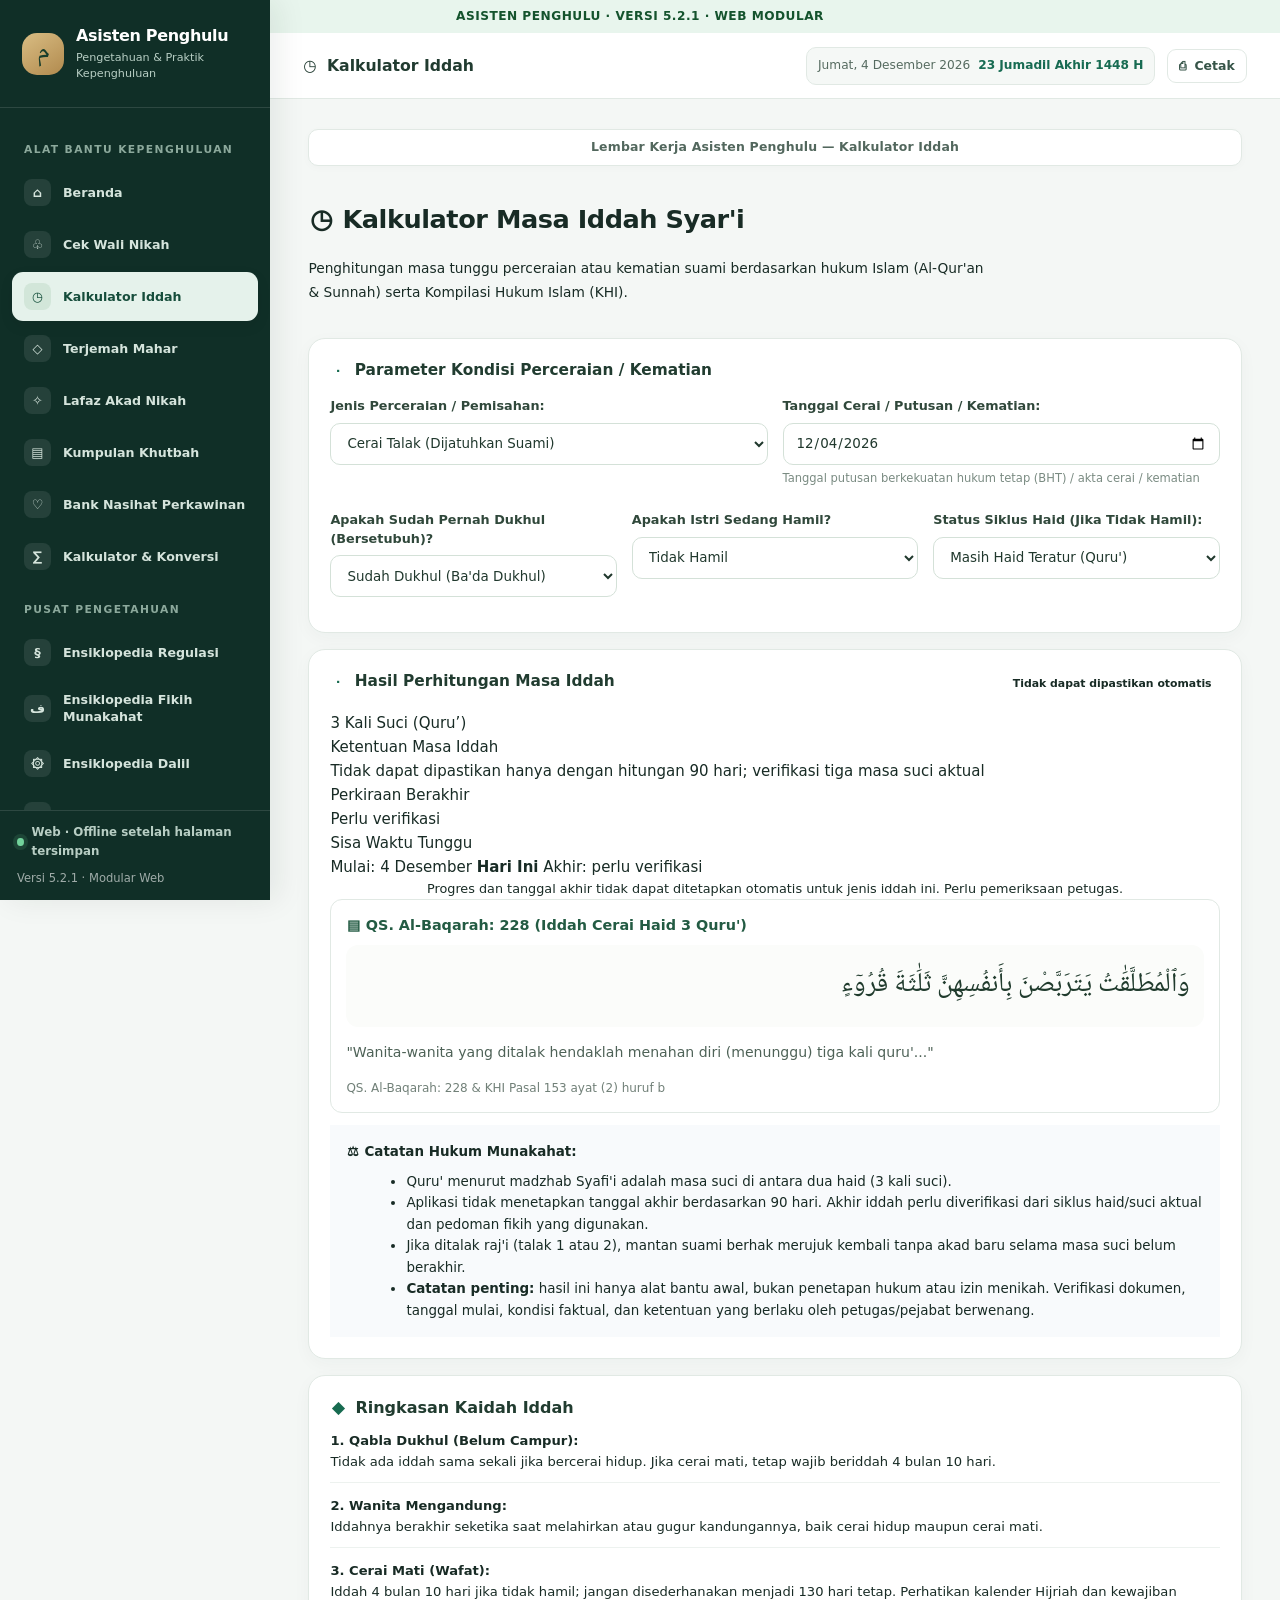
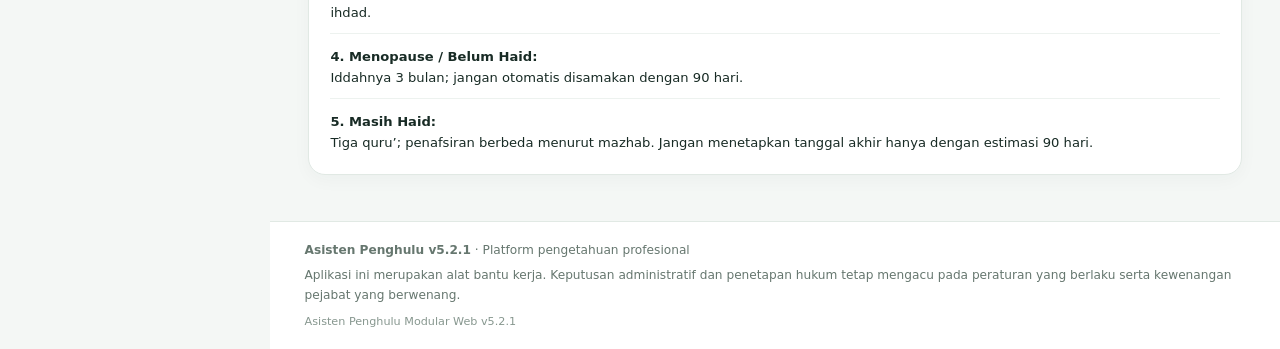
<file: pages/iddah.html>
<!doctype html>
<html lang="id">
<head>
<meta charset="utf-8">
<meta name="viewport" content="width=device-width,initial-scale=1">
<meta name="theme-color" content="#123e32">
<meta name="description" content="Asisten Penghulu — platform pengetahuan, referensi fikih, regulasi, dan alat bantu pembelajaran kepenghuluan.">
<title>Kalkulator Iddah | Asisten Penghulu</title>
<link rel="manifest" href="../manifest.webmanifest">
<link rel="icon" href="../assets/icons/icon.svg" type="image/svg+xml">
<link rel="stylesheet" href="../assets/css/app.css">
</head>
<body data-page="iddah">
<div class="version-strip">ASISTEN PENGHULU · VERSI 5.2.1 · WEB MODULAR</div>
<div class="sidebar-backdrop" id="sidebarBackdrop" onclick="toggleMobileSidebar()"></div>
<div class="app-layout">
<aside class="app-sidebar" id="appSidebar">
  <div class="sidebar-header">
    <div class="brand-icon"><span aria-hidden="true">م</span></div>
    <div><h1 class="brand-title">Asisten Penghulu</h1><p class="brand-subtitle">Pengetahuan &amp; Praktik Kepenghuluan</p></div>
  </div>
  <nav class="sidebar-nav">
<div class="nav-label">Alat Bantu Kepenghuluan</div>
<a class="nav-item" href="../index.html"><span class="nav-glyph">⌂</span><span>Beranda</span></a>
<a class="nav-item" href="../pages/wali.html"><span class="nav-glyph">♧</span><span>Cek Wali Nikah</span></a>
<a class="nav-item active" href="../pages/iddah.html" aria-current="page"><span class="nav-glyph">◷</span><span>Kalkulator Iddah</span></a>
<a class="nav-item" href="../pages/mahar.html"><span class="nav-glyph">◇</span><span>Terjemah Mahar</span></a>
<a class="nav-item" href="../pages/akad.html"><span class="nav-glyph">✧</span><span>Lafaz Akad Nikah</span></a>
<a class="nav-item" href="../pages/khutbah.html"><span class="nav-glyph">▤</span><span>Kumpulan Khutbah</span></a>
<a class="nav-item" href="../pages/nasihat.html"><span class="nav-glyph">♡</span><span>Bank Nasihat Perkawinan</span></a>
<a class="nav-item" href="../pages/konversi.html"><span class="nav-glyph">∑</span><span>Kalkulator & Konversi</span></a>
<div class="nav-label">Pusat Pengetahuan</div>
<a class="nav-item knowledge-nav" href="../pages/ensiklopedia.html?category=regulasi"><span class="nav-glyph">§</span><span>Ensiklopedia Regulasi</span></a>
<a class="nav-item knowledge-nav" href="../pages/ensiklopedia.html?category=fikih"><span class="nav-glyph">ف</span><span>Ensiklopedia Fikih Munakahat</span></a>
<a class="nav-item knowledge-nav" href="../pages/ensiklopedia.html?category=dalil"><span class="nav-glyph">۞</span><span>Ensiklopedia Dalil</span></a>
<a class="nav-item knowledge-nav" href="../pages/ensiklopedia.html?category=problematika"><span class="nav-glyph">⚖</span><span>Problematika Akad</span></a>
<a class="nav-item knowledge-nav" href="../pages/ensiklopedia.html?category=nasab-mahram"><span class="nav-glyph">∞</span><span>Ensiklopedia Nasab & Mahram</span></a>
<a class="nav-item" href="../pages/referensi.html"><span class="nav-glyph">▤</span><span>Referensi Fikih &amp; KHI</span></a>
</nav>
  <div class="sidebar-footer">
    <div class="offline-badge"><span class="pulse-dot"></span><span>Web · Offline setelah halaman tersimpan</span></div>
    <div style="margin-top:8px;font-size:.72rem;color:rgba(255,255,255,.6)">Versi 5.2.1 · Modular Web</div>
  </div>
</aside>
<main class="app-main">
  <header class="app-header">
    <div class="header-left">
      <button aria-label="Buka Menu" class="mobile-toggle" onclick="toggleMobileSidebar()"><span aria-hidden="true">☰</span></button>
      <div class="page-title-badge" id="topPageTitle"><span aria-hidden="true">◷</span><span>Kalkulator Iddah</span></div>
    </div>
    <div class="header-right">
      <div class="date-badge"><span id="currentDateMasehi">Memuat...</span><span class="hijri" id="currentDateHijri">... H</span></div>
      <button class="btn-header-print no-print" onclick="window.print()" title="Cetak Halaman"><span>⎙</span><span>Cetak</span></button>
    </div>
  </header>
  <div class="content-area">
    <div class="print-header"><p style="font-size:.85rem;margin-top:4px">Lembar Kerja Asisten Penghulu — Kalkulator Iddah</p></div>
    <section class="app-section active" id="section-iddah">
<div class="card-header" style="border:none; padding:0; margin-bottom: 20px;">
<div>
<h2 style="font-family: var(--font-heading); color: var(--primary-dark); font-size: 1.5rem;">
<i class="fa-solid fa-hourglass-half" style="color: var(--gold);"></i> Kalkulator Masa Iddah Syar'i
              </h2>
<p style="font-size: 0.86rem; color: var(--text-muted);">
                Penghitungan masa tunggu perceraian atau kematian suami berdasarkan hukum Islam (Al-Qur'an &amp; Sunnah) serta Kompilasi Hukum Islam (KHI).
              </p>
</div>
</div>
<div class="grid-sidebar-layout">
<!-- Left: Inputs & Results -->
<div>
<div class="card">
<div class="card-title" style="margin-bottom: 16px;">
<i class="fa-solid fa-sliders"></i>
<span>Parameter Kondisi Perceraian / Kematian</span>
</div>
<div class="grid-2">
<div class="form-group">
<label class="form-label">Jenis Perceraian / Pemisahan:</label>
<select class="form-select" id="iddahReason" onchange="calculateIddah()">
<option value="talak">Cerai Talak (Dijatuhkan Suami)</option>
<option value="gugat">Cerai Gugat (Gugatan Istri ke PA)</option>
<option value="mati">Cerai Mati (Suami Meninggal Dunia)</option>
<option value="fasakh">Fasakh (Pembatalan Akad oleh Hakim)</option>
<option value="khulu">Khulu' (Tebus Talak)</option>
</select>
</div>
<div class="form-group">
<label class="form-label">Tanggal Cerai / Putusan / Kematian:</label>
<input class="form-control" id="iddahStartDate" onchange="calculateIddah()" type="date"/>
<div class="form-hint">Tanggal putusan berkekuatan hukum tetap (BHT) / akta cerai / kematian</div>
</div>
</div>
<div class="grid-3" style="margin-top: 10px;">
<div class="form-group">
<label class="form-label">Apakah Sudah Pernah Dukhul (Bersetubuh)?</label>
<select class="form-select" id="iddahDukhul" onchange="calculateIddah()">
<option value="yes">Sudah Dukhul (Ba'da Dukhul)</option>
<option value="no">Belum Pernah (Qabla Dukhul)</option>
</select>
</div>
<div class="form-group">
<label class="form-label">Apakah Istri Sedang Hamil?</label>
<select class="form-select" id="iddahHamil" onchange="calculateIddah()">
<option value="no">Tidak Hamil</option>
<option value="yes">Ya, Sedang Mengandung</option>
</select>
</div>
<div class="form-group" id="grpStatusHaid">
<label class="form-label">Status Siklus Haid (Jika Tidak Hamil):</label>
<select class="form-select" id="iddahHaidStatus" onchange="calculateIddah()">
<option value="masih_haid">Masih Haid Teratur (Quru')</option>
<option value="menopause">Sudah Menopause (Ya'isah)</option>
<option value="belum_haid">Belum Pernah Haid / Masih Muda</option>
</select>
</div>
</div>
<div class="form-group" id="grpEstimatedBirth" style="display:none; margin-top: 10px;">
<label class="form-label">Perkiraan Hari Lahir (HPL) jika diketahui (Opsional):</label>
<input class="form-control" id="iddahEstimatedBirth" onchange="calculateIddah()" type="date"/>
</div>
</div>
<!-- Output Results -->
<div class="card" id="iddahResultCard">
<div class="card-header">
<div class="card-title">
<i class="fa-solid fa-chart-pie"></i>
<span>Hasil Perhitungan Masa Iddah</span>
</div>
<span class="badge badge-primary" id="iddahStatusBadge">Perhitungan Berlaku</span>
</div>
<div class="iddah-metric-cards">
<div class="iddah-metric">
<div class="iddah-metric-val" id="iddahDurationText">Menunggu pemeriksaan</div>
<div class="iddah-metric-title">Ketentuan Masa Iddah</div>
</div>
<div class="iddah-metric">
<div class="iddah-metric-val" id="iddahEndDateText">Belum dihitung</div>
<div class="iddah-metric-title">Perkiraan Berakhir</div>
</div>
<div class="iddah-metric">
<div class="iddah-metric-val" id="iddahRemainingDays">Perlu verifikasi</div>
<div class="iddah-metric-title">Sisa Waktu Tunggu</div>
</div>
</div>
<!-- Visual Timeline -->
<div class="timeline-container">
<div class="timeline-labels">
<span id="timelineStartLabel">Mulai: 29 Okt 2026</span>
<span id="timelineTodayLabel" style="color: var(--primary); font-weight: 700;">Hari Ini</span>
<span id="timelineEndLabel">Selesai: 27 Jan 2027</span>
</div>
<div class="timeline-track">
<div class="timeline-fill" id="timelineProgressFill" style="width: 15%;"></div>
</div>
<div id="timelinePercentLabel" style="text-align: center; font-size: 0.8rem; color: var(--text-muted);">
                    Progres masa tunggu telah berjalan 15%
                  </div>
</div>
<!-- Dalil Box -->
<div class="dalil-box" id="iddahDalilBox">
<div class="dalil-title">
<i class="fa-solid fa-book-open"></i>
<span id="iddahDalilHeading">Dasar Dalil Syar'i (QS. Al-Baqarah: 228)</span>
</div>
<div class="dalil-arabic" id="iddahDalilArabic">
                    وَٱلْمُطَلَّقَٰتُ يَتَرَبَّصْنَ بِأَنفُسِهِنَّ ثَلَٰثَةَ قُرُوٓءٍ
                  </div>
<p class="dalil-translation" id="iddahDalilTranslation">
                    "Wanita-wanita yang ditalak handaklah menahan diri (menunggu) tiga kali quru'..."
                  </p>
<div class="dalil-source" id="iddahDalilSource">QS. Al-Baqarah: 228 &amp; KHI Pasal 153 ayat (2)</div>
</div>
<!-- Hak Istri & Catatan Hukum -->
<div style="background: #f8fafc; border-radius: var(--radius-md); padding: 16px; border: 1px solid var(--border-color); font-size: 0.84rem;">
<strong style="color: var(--primary-dark);"><i class="fa-solid fa-scale-balanced"></i> Catatan Hukum Munakahat:</strong>
<ul id="iddahLegalNotes" style="margin: 8px 0 0 20px; line-height: 1.6;">
<li>Istri dalam masa iddah talak raj'i berhak mendapatkan tempat tinggal, nafkah pakaian, dan nafkah makan dari mantan suami.</li>
<li>Mantan suami berhak merujuk mantan istrinya selama masa iddah talak raj'i masih berlangsung tanpa perlu akad nikah baru.</li>
</ul>
</div>
</div>
</div>
<!-- Right: Quick Guidance Sidecard -->
<div>
<div class="card">
<div class="card-title" style="font-size: 1rem;">
<i class="fa-solid fa-bookmark"></i>
<span>Ringkasan Kaidah Iddah</span>
</div>
<div style="font-size: 0.82rem; line-height: 1.6; margin-top: 10px;">
<div style="margin-bottom: 12px; padding-bottom: 10px; border-bottom: 1px solid #edf2ef;">
<strong style="color: var(--primary-dark);">1. Qabla Dukhul (Belum Campur):</strong>
<div style="color: var(--text-muted);">Tidak ada iddah sama sekali jika bercerai hidup. Jika cerai mati, tetap wajib beriddah 4 bulan 10 hari.</div>
</div>
<div style="margin-bottom: 12px; padding-bottom: 10px; border-bottom: 1px solid #edf2ef;">
<strong style="color: var(--primary-dark);">2. Wanita Mengandung:</strong>
<div style="color: var(--text-muted);">Iddahnya berakhir seketika saat melahirkan atau gugur kandungannya, baik cerai hidup maupun cerai mati.</div>
</div>
<div style="margin-bottom: 12px; padding-bottom: 10px; border-bottom: 1px solid #edf2ef;">
<strong style="color: var(--primary-dark);">3. Cerai Mati (Wafat):</strong>
<div style="color: var(--text-muted);">Iddah 4 bulan 10 hari jika tidak hamil; jangan disederhanakan menjadi 130 hari tetap. Perhatikan kalender Hijriah dan kewajiban ihdad.</div>
</div>
<div style="margin-bottom: 12px; padding-bottom: 10px; border-bottom: 1px solid #edf2ef;">
<strong style="color: var(--primary-dark);">4. Menopause / Belum Haid:</strong>
<div style="color: var(--text-muted);">Iddahnya 3 bulan; jangan otomatis disamakan dengan 90 hari.</div>
</div>
<div>
<strong style="color: var(--primary-dark);">5. Masih Haid:</strong>
<div style="color: var(--text-muted);">Tiga quru’; penafsiran berbeda menurut mazhab. Jangan menetapkan tanggal akhir hanya dengan estimasi 90 hari.</div>
</div>
</div>
</div>
</div>
</div>
</section>
  </div>
  <footer class="app-footer">
    <div><strong>Asisten Penghulu v5.2.1</strong> · Platform pengetahuan profesional</div>
    <div class="footer-disclaimer">Aplikasi ini merupakan alat bantu kerja. Keputusan administratif dan penetapan hukum tetap mengacu pada peraturan yang berlaku serta kewenangan pejabat yang berwenang.</div>
    <div class="footer-v4">Asisten Penghulu Modular Web v5.2.1</div>
  </footer>
</main>
</div>
<div id="toast-notification"><span aria-hidden="true">✓</span><span id="toast-message">Teks berhasil disalin.</span></div>
<script src="../assets/js/app-core.js"></script>
<script src="../assets/js/pwa.js"></script>
</body>
</html>
</file>
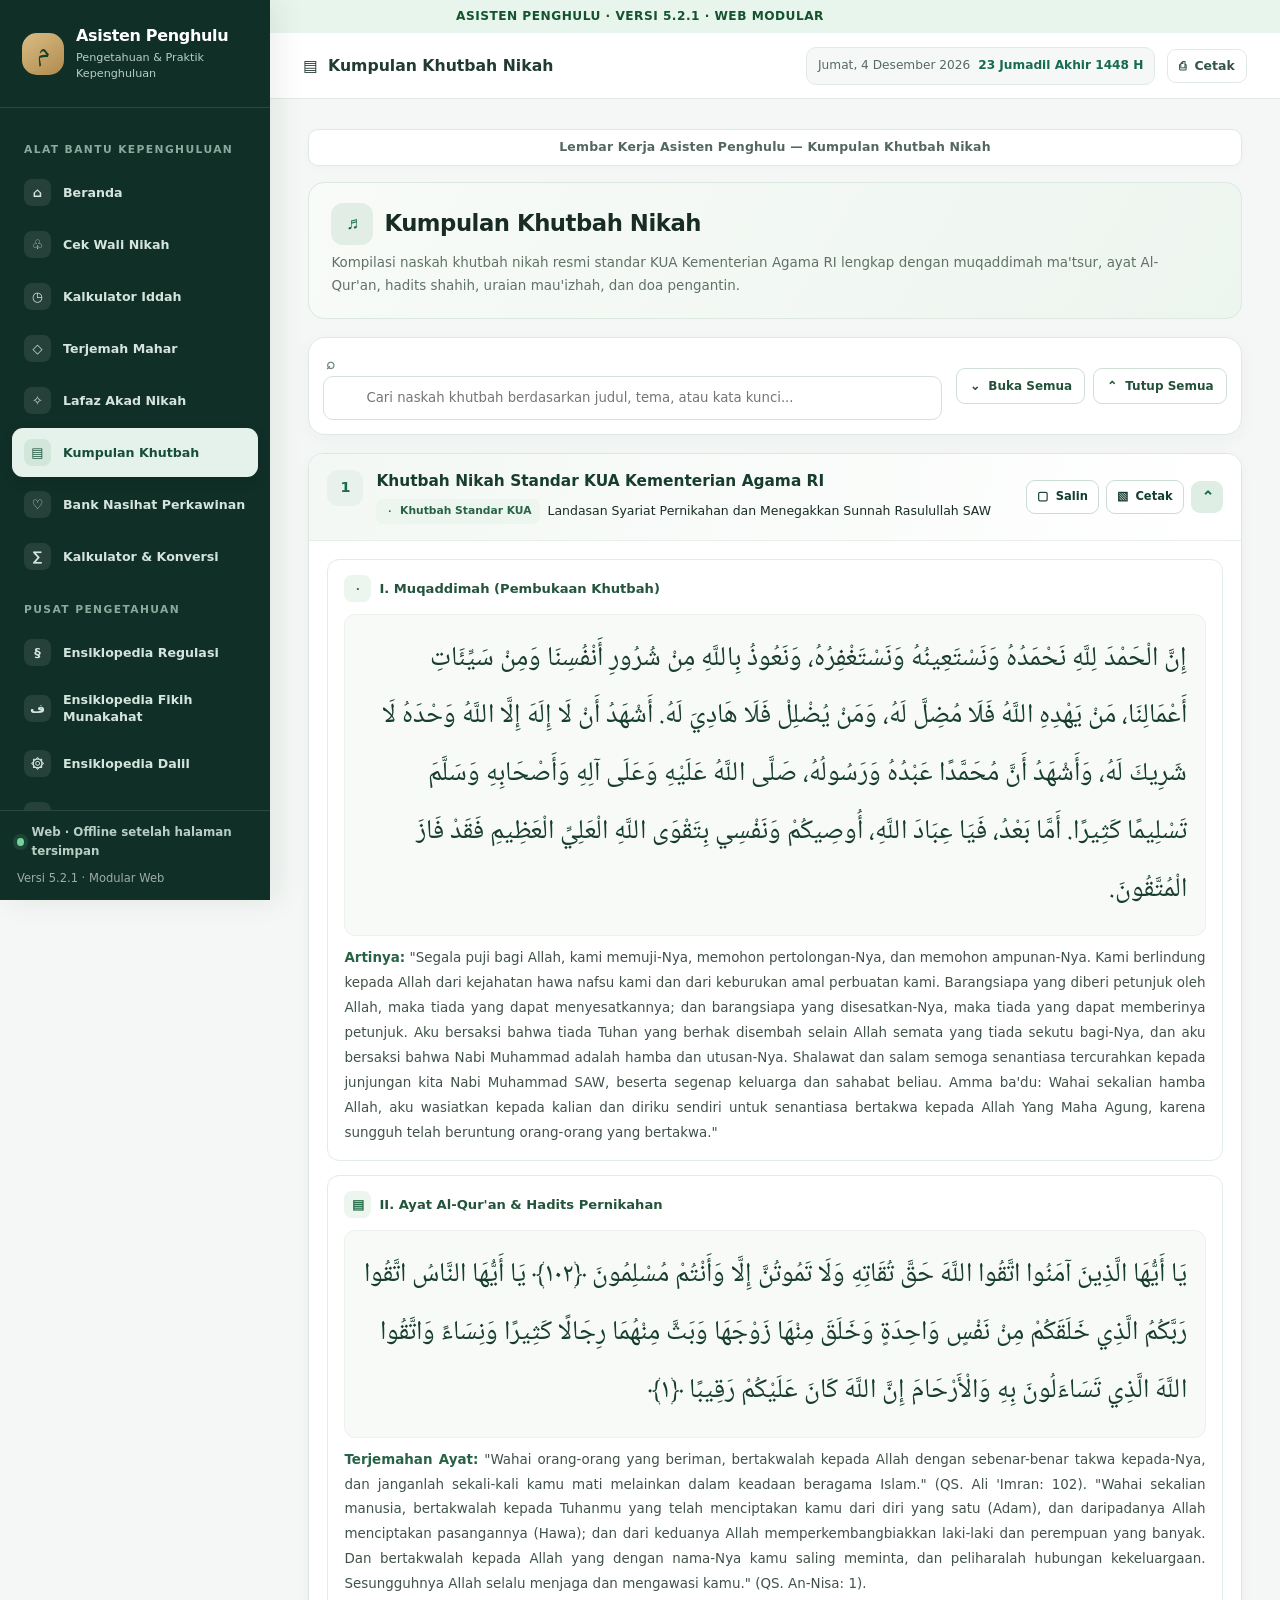
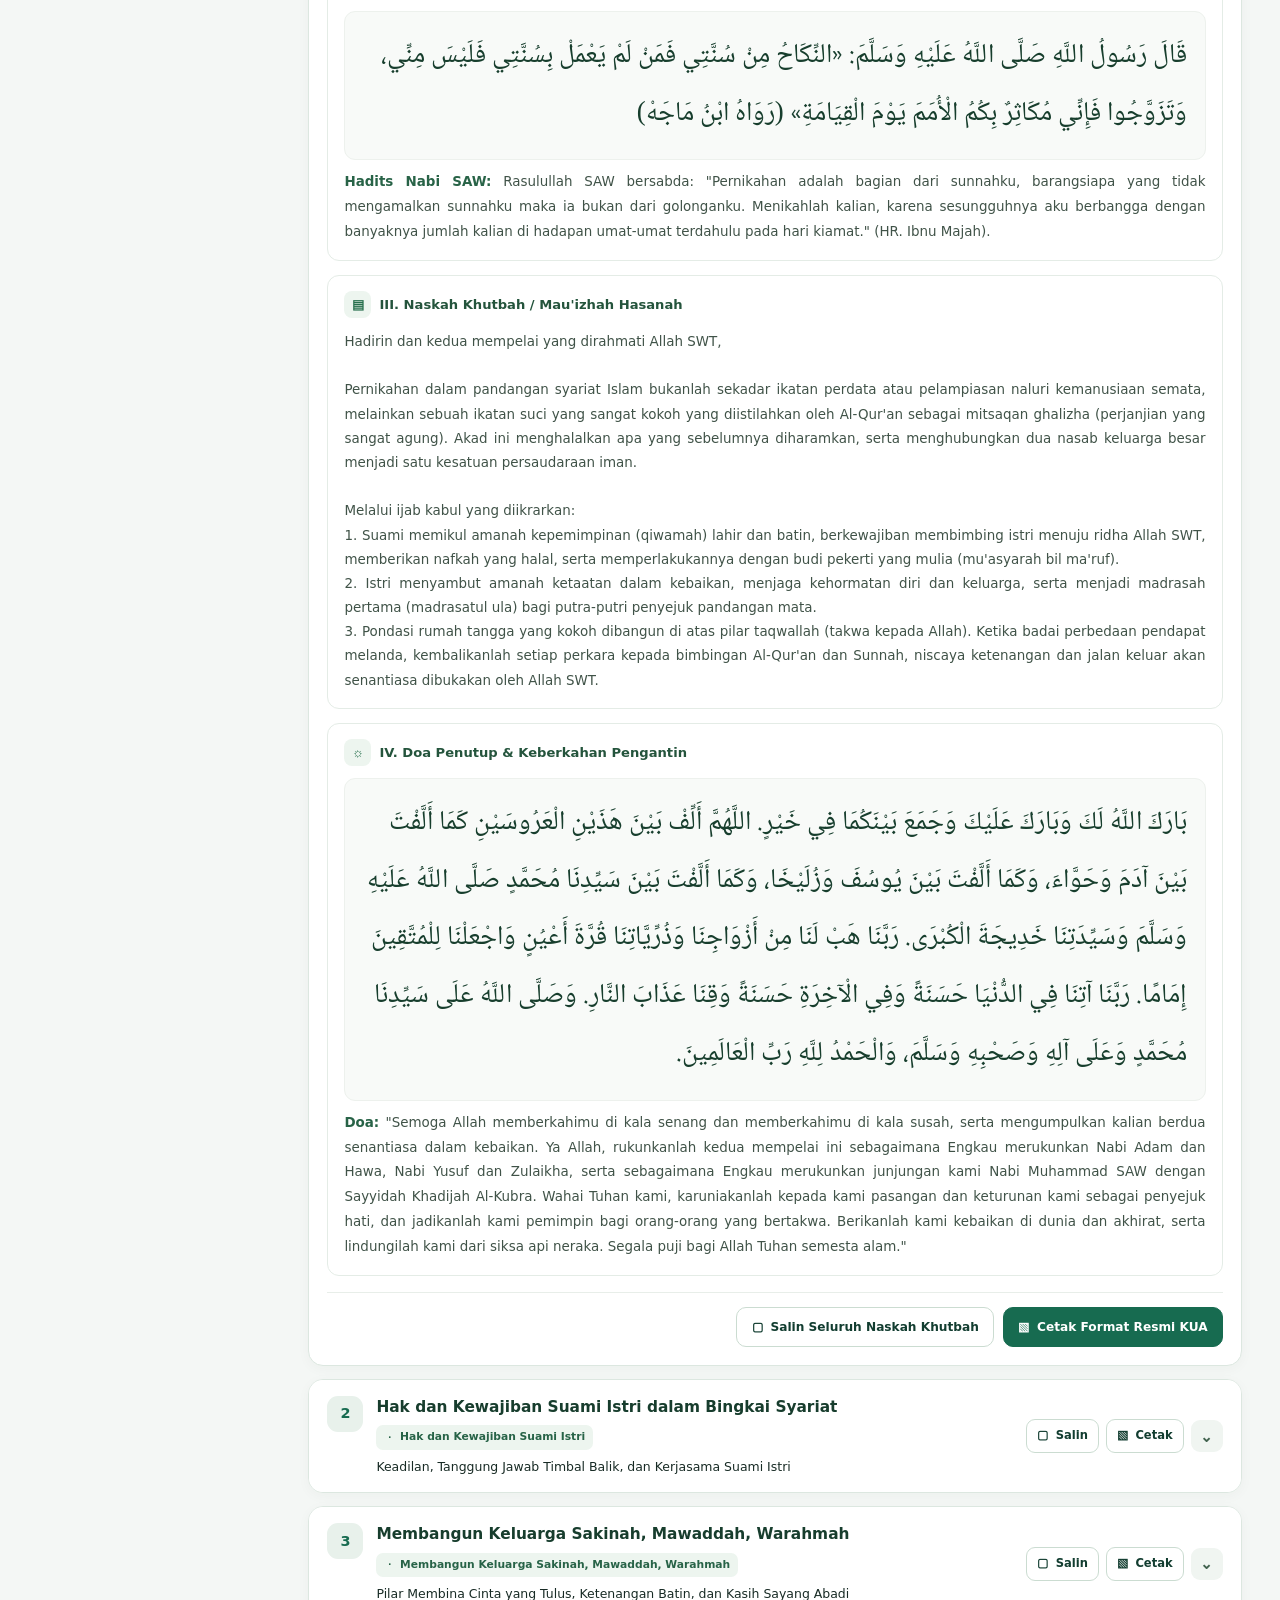
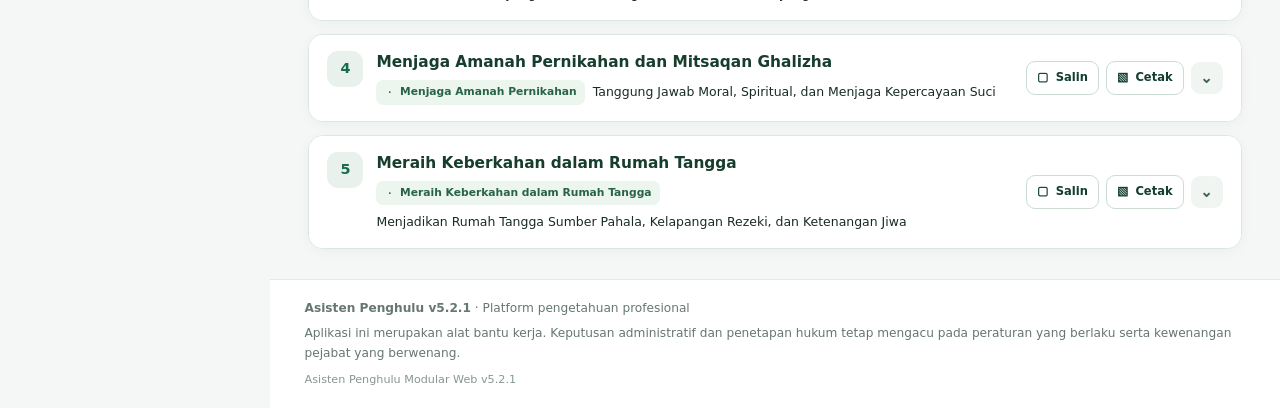
<file: pages/khutbah.html>
<!doctype html>
<html lang="id">
<head>
<meta charset="utf-8">
<meta name="viewport" content="width=device-width,initial-scale=1">
<meta name="theme-color" content="#123e32">
<meta name="description" content="Asisten Penghulu — platform pengetahuan, referensi fikih, regulasi, dan alat bantu pembelajaran kepenghuluan.">
<title>Kumpulan Khutbah Nikah | Asisten Penghulu</title>
<link rel="manifest" href="../manifest.webmanifest">
<link rel="icon" href="../assets/icons/icon.svg" type="image/svg+xml">
<link rel="stylesheet" href="../assets/css/app.css"><link rel="stylesheet" href="../assets/css/modules/khutbah.css">
</head>
<body data-page="khutbah">
<div class="version-strip">ASISTEN PENGHULU · VERSI 5.2.1 · WEB MODULAR</div>
<div class="sidebar-backdrop" id="sidebarBackdrop" onclick="toggleMobileSidebar()"></div>
<div class="app-layout">
<aside class="app-sidebar" id="appSidebar">
  <div class="sidebar-header">
    <div class="brand-icon"><span aria-hidden="true">م</span></div>
    <div><h1 class="brand-title">Asisten Penghulu</h1><p class="brand-subtitle">Pengetahuan &amp; Praktik Kepenghuluan</p></div>
  </div>
  <nav class="sidebar-nav">
<div class="nav-label">Alat Bantu Kepenghuluan</div>
<a class="nav-item" href="../index.html"><span class="nav-glyph">⌂</span><span>Beranda</span></a>
<a class="nav-item" href="../pages/wali.html"><span class="nav-glyph">♧</span><span>Cek Wali Nikah</span></a>
<a class="nav-item" href="../pages/iddah.html"><span class="nav-glyph">◷</span><span>Kalkulator Iddah</span></a>
<a class="nav-item" href="../pages/mahar.html"><span class="nav-glyph">◇</span><span>Terjemah Mahar</span></a>
<a class="nav-item" href="../pages/akad.html"><span class="nav-glyph">✧</span><span>Lafaz Akad Nikah</span></a>
<a class="nav-item active" href="../pages/khutbah.html" aria-current="page"><span class="nav-glyph">▤</span><span>Kumpulan Khutbah</span></a>
<a class="nav-item" href="../pages/nasihat.html"><span class="nav-glyph">♡</span><span>Bank Nasihat Perkawinan</span></a>
<a class="nav-item" href="../pages/konversi.html"><span class="nav-glyph">∑</span><span>Kalkulator & Konversi</span></a>
<div class="nav-label">Pusat Pengetahuan</div>
<a class="nav-item knowledge-nav" href="../pages/ensiklopedia.html?category=regulasi"><span class="nav-glyph">§</span><span>Ensiklopedia Regulasi</span></a>
<a class="nav-item knowledge-nav" href="../pages/ensiklopedia.html?category=fikih"><span class="nav-glyph">ف</span><span>Ensiklopedia Fikih Munakahat</span></a>
<a class="nav-item knowledge-nav" href="../pages/ensiklopedia.html?category=dalil"><span class="nav-glyph">۞</span><span>Ensiklopedia Dalil</span></a>
<a class="nav-item knowledge-nav" href="../pages/ensiklopedia.html?category=problematika"><span class="nav-glyph">⚖</span><span>Problematika Akad</span></a>
<a class="nav-item knowledge-nav" href="../pages/ensiklopedia.html?category=nasab-mahram"><span class="nav-glyph">∞</span><span>Ensiklopedia Nasab & Mahram</span></a>
<a class="nav-item" href="../pages/referensi.html"><span class="nav-glyph">▤</span><span>Referensi Fikih &amp; KHI</span></a>
</nav>
  <div class="sidebar-footer">
    <div class="offline-badge"><span class="pulse-dot"></span><span>Web · Offline setelah halaman tersimpan</span></div>
    <div style="margin-top:8px;font-size:.72rem;color:rgba(255,255,255,.6)">Versi 5.2.1 · Modular Web</div>
  </div>
</aside>
<main class="app-main">
  <header class="app-header">
    <div class="header-left">
      <button aria-label="Buka Menu" class="mobile-toggle" onclick="toggleMobileSidebar()"><span aria-hidden="true">☰</span></button>
      <div class="page-title-badge" id="topPageTitle"><span aria-hidden="true">▤</span><span>Kumpulan Khutbah Nikah</span></div>
    </div>
    <div class="header-right">
      <div class="date-badge"><span id="currentDateMasehi">Memuat...</span><span class="hijri" id="currentDateHijri">... H</span></div>
      <button class="btn-header-print no-print" onclick="window.print()" title="Cetak Halaman"><span>⎙</span><span>Cetak</span></button>
    </div>
  </header>
  <div class="content-area">
    <div class="print-header"><p style="font-size:.85rem;margin-top:4px">Lembar Kerja Asisten Penghulu — Kumpulan Khutbah Nikah</p></div>
    <section class="app-section active" id="section-khutbah">
<div class="card-header" style="border:none; padding:0; margin-bottom: 20px;">
<div>
<h2 style="font-family: var(--font-heading); color: var(--primary-dark); font-size: 1.5rem;">
<i class="fa-solid fa-microphone-lines" style="color: var(--gold);"></i> Kumpulan Khutbah Nikah
              </h2>
<p style="font-size: 0.86rem; color: var(--text-muted);">
                Kompilasi naskah khutbah nikah resmi standar KUA Kementerian Agama RI lengkap dengan muqaddimah ma'tsur, ayat Al-Qur'an, hadits shahih, uraian mau'izhah, dan doa pengantin.
              </p>
</div>
</div>
<!-- Controls Bar -->
<div class="card" style="margin-bottom: 24px; padding: 18px 20px;">
<div style="display: flex; flex-wrap: wrap; gap: 14px; align-items: center; justify-content: space-between;">
<div class="search-input-wrapper" style="margin-bottom: 0; flex: 1; min-width: 260px;">
<i class="fa-solid fa-magnifying-glass"></i>
<input class="form-control" id="searchKhutbahInput" oninput="filterKhutbah()" placeholder="Cari naskah khutbah berdasarkan judul, tema, atau kata kunci..." type="text"/>
</div>
<div style="display: flex; gap: 8px;">
<button class="btn btn-outline btn-sm" onclick="expandAllKhutbah()"><i class="fa-solid fa-angles-down"></i> Buka Semua</button>
<button class="btn btn-outline btn-sm" onclick="collapseAllKhutbah()"><i class="fa-solid fa-angles-up"></i> Tutup Semua</button>
</div>
</div>
</div>
<!-- Khutbah Cards Container -->
<div id="khutbahListContainer">
<!-- Rendered by JS -->
</div>
</section>
  </div>
  <footer class="app-footer">
    <div><strong>Asisten Penghulu v5.2.1</strong> · Platform pengetahuan profesional</div>
    <div class="footer-disclaimer">Aplikasi ini merupakan alat bantu kerja. Keputusan administratif dan penetapan hukum tetap mengacu pada peraturan yang berlaku serta kewenangan pejabat yang berwenang.</div>
    <div class="footer-v4">Asisten Penghulu Modular Web v5.2.1</div>
  </footer>
</main>
</div>
<div id="toast-notification"><span aria-hidden="true">✓</span><span id="toast-message">Teks berhasil disalin.</span></div>
<script src="../assets/js/data/khutbah-data.js"></script><script src="../assets/js/app-core.js"></script>
<script src="../assets/js/pwa.js"></script>
</body>
</html>
</file>
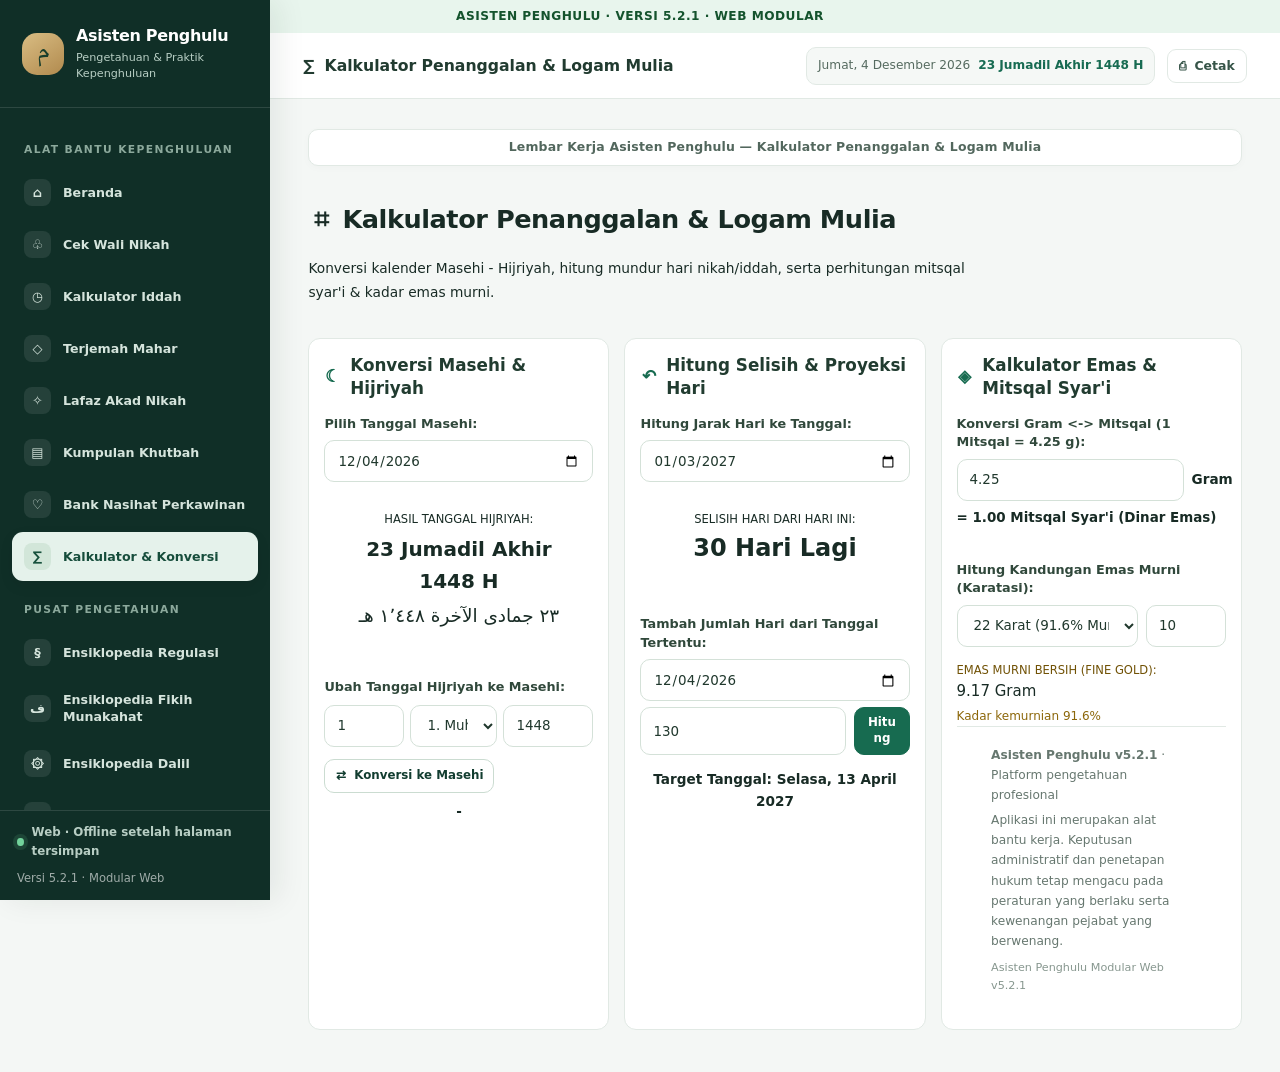
<file: pages/konversi.html>
<!doctype html>
<html lang="id">
<head>
<meta charset="utf-8">
<meta name="viewport" content="width=device-width,initial-scale=1">
<meta name="theme-color" content="#123e32">
<meta name="description" content="Asisten Penghulu — platform pengetahuan, referensi fikih, regulasi, dan alat bantu pembelajaran kepenghuluan.">
<title>Kalkulator Penanggalan & Logam Mulia | Asisten Penghulu</title>
<link rel="manifest" href="../manifest.webmanifest">
<link rel="icon" href="../assets/icons/icon.svg" type="image/svg+xml">
<link rel="stylesheet" href="../assets/css/app.css">
</head>
<body data-page="konversi">
<div class="version-strip">ASISTEN PENGHULU · VERSI 5.2.1 · WEB MODULAR</div>
<div class="sidebar-backdrop" id="sidebarBackdrop" onclick="toggleMobileSidebar()"></div>
<div class="app-layout">
<aside class="app-sidebar" id="appSidebar">
  <div class="sidebar-header">
    <div class="brand-icon"><span aria-hidden="true">م</span></div>
    <div><h1 class="brand-title">Asisten Penghulu</h1><p class="brand-subtitle">Pengetahuan &amp; Praktik Kepenghuluan</p></div>
  </div>
  <nav class="sidebar-nav">
<div class="nav-label">Alat Bantu Kepenghuluan</div>
<a class="nav-item" href="../index.html"><span class="nav-glyph">⌂</span><span>Beranda</span></a>
<a class="nav-item" href="../pages/wali.html"><span class="nav-glyph">♧</span><span>Cek Wali Nikah</span></a>
<a class="nav-item" href="../pages/iddah.html"><span class="nav-glyph">◷</span><span>Kalkulator Iddah</span></a>
<a class="nav-item" href="../pages/mahar.html"><span class="nav-glyph">◇</span><span>Terjemah Mahar</span></a>
<a class="nav-item" href="../pages/akad.html"><span class="nav-glyph">✧</span><span>Lafaz Akad Nikah</span></a>
<a class="nav-item" href="../pages/khutbah.html"><span class="nav-glyph">▤</span><span>Kumpulan Khutbah</span></a>
<a class="nav-item" href="../pages/nasihat.html"><span class="nav-glyph">♡</span><span>Bank Nasihat Perkawinan</span></a>
<a class="nav-item active" href="../pages/konversi.html" aria-current="page"><span class="nav-glyph">∑</span><span>Kalkulator & Konversi</span></a>
<div class="nav-label">Pusat Pengetahuan</div>
<a class="nav-item knowledge-nav" href="../pages/ensiklopedia.html?category=regulasi"><span class="nav-glyph">§</span><span>Ensiklopedia Regulasi</span></a>
<a class="nav-item knowledge-nav" href="../pages/ensiklopedia.html?category=fikih"><span class="nav-glyph">ف</span><span>Ensiklopedia Fikih Munakahat</span></a>
<a class="nav-item knowledge-nav" href="../pages/ensiklopedia.html?category=dalil"><span class="nav-glyph">۞</span><span>Ensiklopedia Dalil</span></a>
<a class="nav-item knowledge-nav" href="../pages/ensiklopedia.html?category=problematika"><span class="nav-glyph">⚖</span><span>Problematika Akad</span></a>
<a class="nav-item knowledge-nav" href="../pages/ensiklopedia.html?category=nasab-mahram"><span class="nav-glyph">∞</span><span>Ensiklopedia Nasab & Mahram</span></a>
<a class="nav-item" href="../pages/referensi.html"><span class="nav-glyph">▤</span><span>Referensi Fikih &amp; KHI</span></a>
</nav>
  <div class="sidebar-footer">
    <div class="offline-badge"><span class="pulse-dot"></span><span>Web · Offline setelah halaman tersimpan</span></div>
    <div style="margin-top:8px;font-size:.72rem;color:rgba(255,255,255,.6)">Versi 5.2.1 · Modular Web</div>
  </div>
</aside>
<main class="app-main">
  <header class="app-header">
    <div class="header-left">
      <button aria-label="Buka Menu" class="mobile-toggle" onclick="toggleMobileSidebar()"><span aria-hidden="true">☰</span></button>
      <div class="page-title-badge" id="topPageTitle"><span aria-hidden="true">∑</span><span>Kalkulator Penanggalan & Logam Mulia</span></div>
    </div>
    <div class="header-right">
      <div class="date-badge"><span id="currentDateMasehi">Memuat...</span><span class="hijri" id="currentDateHijri">... H</span></div>
      <button class="btn-header-print no-print" onclick="window.print()" title="Cetak Halaman"><span>⎙</span><span>Cetak</span></button>
    </div>
  </header>
  <div class="content-area">
    <div class="print-header"><p style="font-size:.85rem;margin-top:4px">Lembar Kerja Asisten Penghulu — Kalkulator Penanggalan & Logam Mulia</p></div>
    <section class="app-section active" id="section-konversi">
<div class="card-header" style="border:none; padding:0; margin-bottom: 20px;">
<div>
<h2 style="font-family: var(--font-heading); color: var(--primary-dark); font-size: 1.5rem;">
<i class="fa-solid fa-calculator" style="color: var(--gold);"></i> Kalkulator Penanggalan &amp; Logam Mulia
              </h2>
<p style="font-size: 0.86rem; color: var(--text-muted);">
                Konversi kalender Masehi - Hijriyah, hitung mundur hari nikah/iddah, serta perhitungan mitsqal syar'i &amp; kadar emas murni.
              </p>
</div>
</div>
<div class="grid-3">
<!-- Tool 1: Konversi Hijriyah <-> Masehi -->
<div class="converter-card">
<div class="card-title" style="font-size: 1.05rem; margin-bottom: 14px;">
<i class="fa-solid fa-moon"></i>
<span>Konversi Masehi &amp; Hijriyah</span>
</div>
<div class="form-group">
<label class="form-label">Pilih Tanggal Masehi:</label>
<input class="form-control" id="convMasehiInput" onchange="convertMasehiToHijriCalc()" type="date"/>
</div>
<div style="background: var(--primary-subtle); border: 1px solid var(--primary-border); padding: 14px; border-radius: var(--radius-md); text-align: center; margin-bottom: 18px;">
<div style="font-size: 0.72rem; color: var(--text-muted); text-transform: uppercase;">Hasil Tanggal Hijriyah:</div>
<div id="convHijriResult" style="font-family: var(--font-heading); font-size: 1.25rem; font-weight: 700; color: var(--primary-dark); margin: 4px 0;">
                  ...
                </div>
<div id="convHijriResultAr" style="font-family: var(--font-arabic); font-size: 1.15rem; color: var(--gold-dark);">
                  ...
                </div>
</div>
<hr style="border: none; border-top: 1px dashed var(--border-color); margin: 16px 0;"/>
<!-- Inverse Hijri to Masehi -->
<div class="form-label" style="margin-bottom: 8px;">Ubah Tanggal Hijriyah ke Masehi:</div>
<div style="display: flex; gap: 6px; margin-bottom: 12px;">
<input class="form-control" id="invHijriDay" max="30" min="1" placeholder="Hari (1-30)" style="width: 80px;" type="number" value="1"/>
<select class="form-select" id="invHijriMonth" style="flex: 1;">
<option value="1">1. Muharram</option>
<option value="2">2. Shafar</option>
<option value="3">3. Rabi'ul Awwal</option>
<option value="4">4. Rabi'ul Akhir</option>
<option value="5">5. Jumadil Ula</option>
<option value="6">6. Jumadil Akhir</option>
<option value="7">7. Rajab</option>
<option value="8">8. Sya'ban</option>
<option value="9">9. Ramadhan</option>
<option value="10">10. Syawwal</option>
<option value="11">11. Dzulqa'dah</option>
<option value="12">12. Dzulhijjah</option>
</select>
<input class="form-control" id="invHijriYear" placeholder="Tahun H" style="width: 90px;" type="number" value="1448"/>
</div>
<button class="btn btn-outline btn-block btn-sm" onclick="convertHijriToMasehiCalc()">
<i class="fa-solid fa-arrow-right-arrow-left"></i> Konversi ke Masehi
              </button>
<div id="invMasehiResult" style="font-size: 0.84rem; text-align: center; margin-top: 8px; font-weight: 600; color: var(--primary-dark);">
                -
              </div>
</div>
<!-- Tool 2: Hitung Mundur Hari -->
<div class="converter-card">
<div class="card-title" style="font-size: 1.05rem; margin-bottom: 14px;">
<i class="fa-solid fa-clock-rotate-left"></i>
<span>Hitung Selisih &amp; Proyeksi Hari</span>
</div>
<!-- Mode A: Target Date Countdown -->
<div class="form-group">
<label class="form-label">Hitung Jarak Hari ke Tanggal:</label>
<input class="form-control" id="cntTargetDate" onchange="calculateDayCountdown()" type="date"/>
</div>
<div style="background: var(--bg-card-alt); border: 1px solid var(--border-color); padding: 14px; border-radius: var(--radius-md); text-align: center; margin-bottom: 18px;">
<div style="font-size: 0.72rem; color: var(--text-muted); text-transform: uppercase;">Selisih Hari dari Hari Ini:</div>
<div id="cntCountdownResult" style="font-family: var(--font-heading); font-size: 1.5rem; font-weight: 700; color: var(--primary-dark);">
                  0 Hari
                </div>
</div>
<hr style="border: none; border-top: 1px dashed var(--border-color); margin: 16px 0;"/>
<!-- Mode B: Add Days to Date -->
<div class="form-group">
<label class="form-label">Tambah Jumlah Hari dari Tanggal Tertentu:</label>
<input class="form-control" id="cntAddBaseDate" style="margin-bottom: 6px;" type="date"/>
<div style="display: flex; gap: 8px;">
<input class="form-control" id="cntAddDaysAmount" placeholder="Jumlah hari (cth: 130 atau 90)" type="number" value="130"/>
<button class="btn btn-primary btn-sm" onclick="calculateAddDays()">Hitung</button>
</div>
</div>
<div id="cntAddDaysResult" style="font-size: 0.85rem; text-align: center; font-weight: 600; color: var(--primary-dark);">
                Target: -
              </div>
</div>
<!-- Tool 3: Kalkulator Emas & Mitsqal -->
<div class="converter-card">
<div class="card-title" style="font-size: 1.05rem; margin-bottom: 14px;">
<i class="fa-solid fa-coins"></i>
<span>Kalkulator Emas &amp; Mitsqal Syar'i</span>
</div>
<!-- Gram to Mitsqal -->
<div class="form-group">
<label class="form-label">Konversi Gram &lt;-&gt; Mitsqal (1 Mitsqal = 4.25 g):</label>
<div style="display: flex; gap: 8px; margin-bottom: 6px;">
<input class="form-control" id="goldGramInput" oninput="convertGramToMitsqal()" placeholder="Berat Gram" step="0.01" type="number" value="4.25"/>
<span style="align-self: center; font-size: 0.85rem; font-weight: 600;">Gram</span>
</div>
<div id="goldMitsqalResult" style="font-size: 0.84rem; color: var(--primary-dark); font-weight: 600;">
                  = 1.00 Mitsqal Syar'i (Dinar Emas)
                </div>
</div>
<hr style="border: none; border-top: 1px dashed var(--border-color); margin: 16px 0;"/>
<!-- Karatage Pure Gold Content -->
<div class="form-group">
<label class="form-label">Hitung Kandungan Emas Murni (Karatasi):</label>
<div style="display: flex; gap: 8px; margin-bottom: 8px;">
<select class="form-select" id="goldKaratSelect" onchange="calculatePureGold()">
<option value="24">24 Karat (99.9% Murni)</option>
<option selected="" value="22">22 Karat (91.6% Murni)</option>
<option value="20">20 Karat (83.3% Murni)</option>
<option value="18">18 Karat (75.0% Murni)</option>
<option value="16">16 Karat (66.7% Murni)</option>
</select>
<input class="form-control" id="goldTotalWeight" oninput="calculatePureGold()" placeholder="Total Gram" step="0.1" style="width: 110px;" type="number" value="10"/>
</div>
</div>
<div class="gold-result-box">
<div style="font-size: 0.72rem; color: #715206; text-transform: uppercase;">Emas Murni Bersih (Fine Gold):</div>
<div class="gold-pure-val" id="goldPureOutput">9.16 Gram</div>
<div style="font-size: 0.75rem; color: #8c670a; margin-top: 4px;">Kadar kemurnian 91.6%</div>
</div>

  <div class="nasehat-script-panel" </section>
  </div>
  <footer class="app-footer">
    <div><strong>Asisten Penghulu v5.2.1</strong> · Platform pengetahuan profesional</div>
    <div class="footer-disclaimer">Aplikasi ini merupakan alat bantu kerja. Keputusan administratif dan penetapan hukum tetap mengacu pada peraturan yang berlaku serta kewenangan pejabat yang berwenang.</div>
    <div class="footer-v4">Asisten Penghulu Modular Web v5.2.1</div>
  </footer>
</main>
</div>
<div id="toast-notification"><span aria-hidden="true">✓</span><span id="toast-message">Teks berhasil disalin.</span></div>
<script src="../assets/js/app-core.js"></script>
<script src="../assets/js/pwa.js"></script>
</body>
</html>
</file>
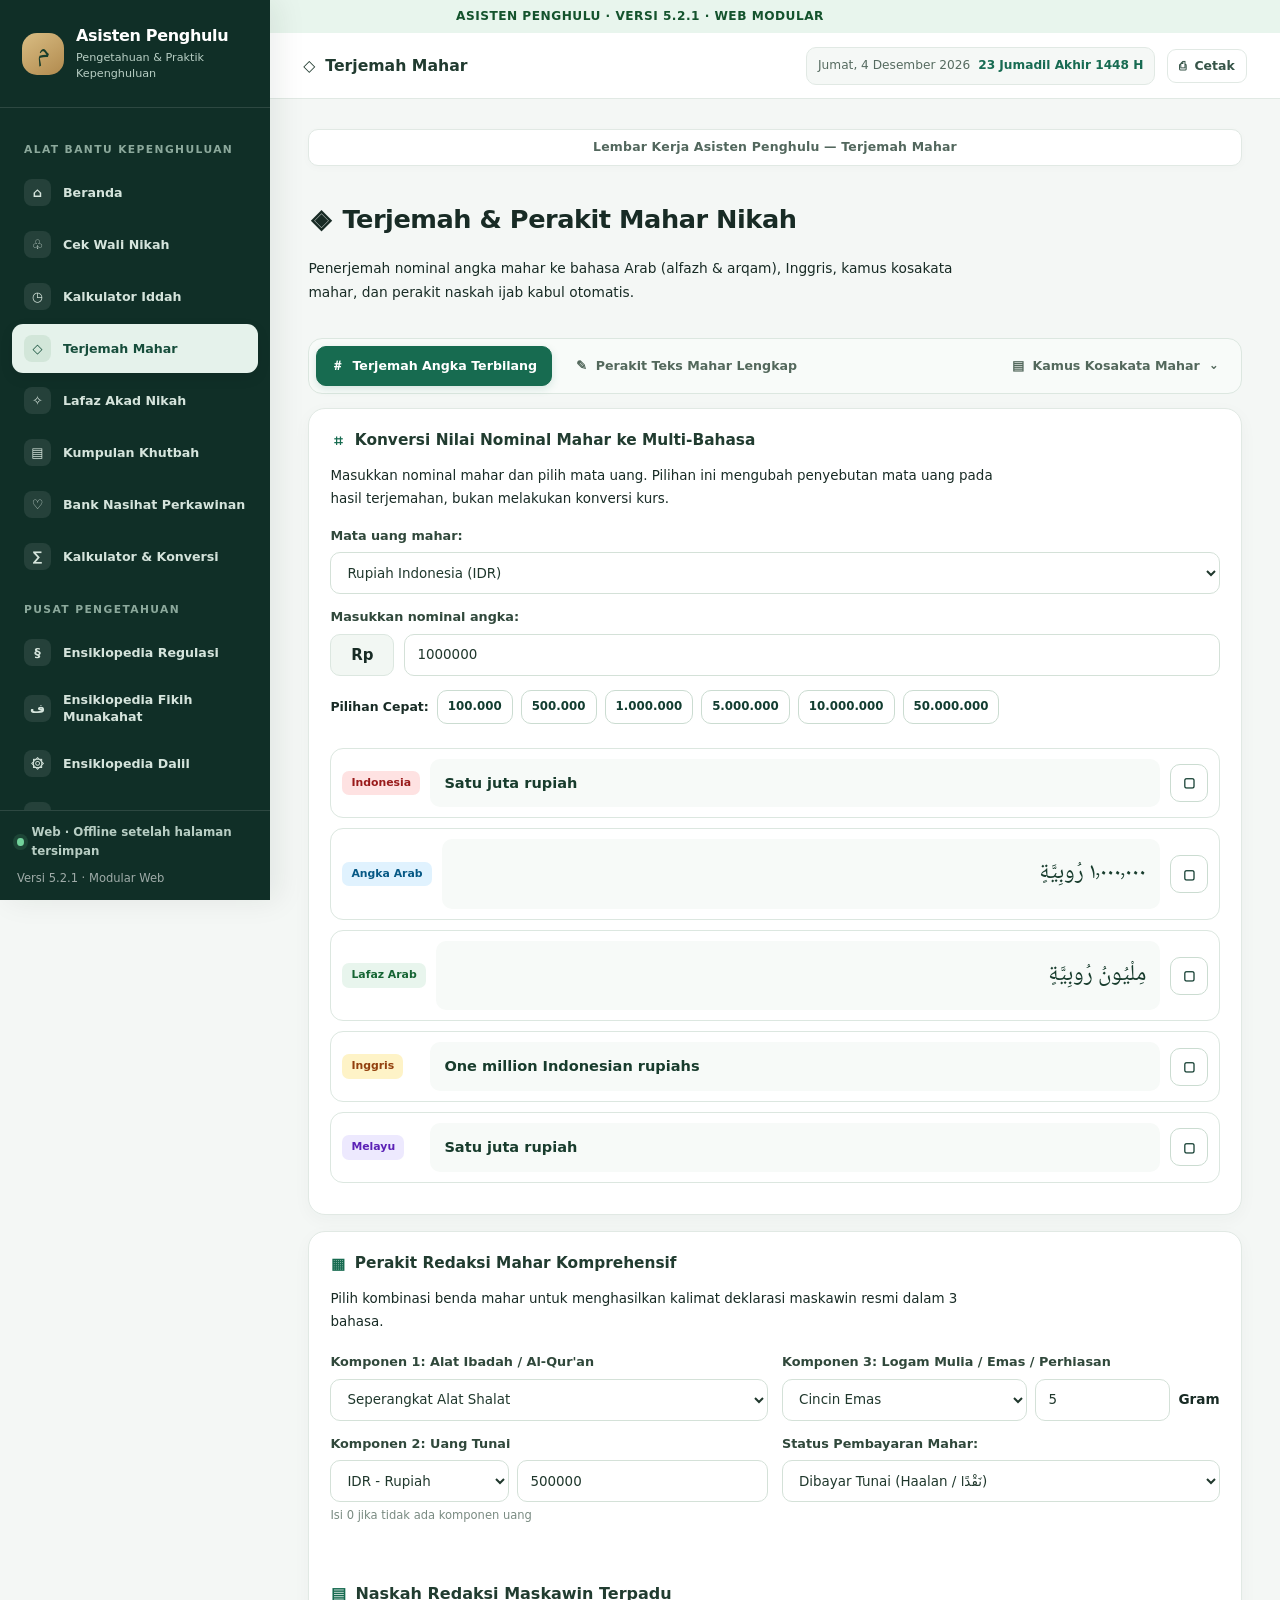
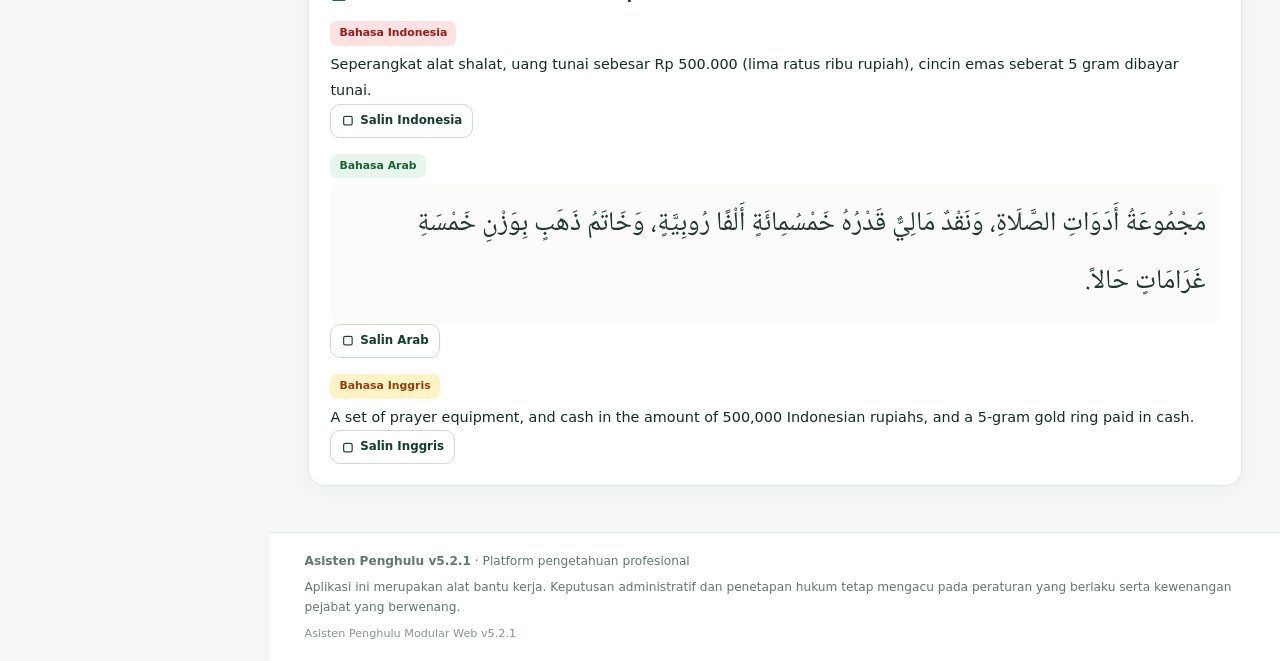
<file: pages/mahar.html>
<!doctype html>
<html lang="id">
<head>
<meta charset="utf-8">
<meta name="viewport" content="width=device-width,initial-scale=1">
<meta name="theme-color" content="#123e32">
<meta name="description" content="Asisten Penghulu — platform pengetahuan, referensi fikih, regulasi, dan alat bantu pembelajaran kepenghuluan.">
<title>Terjemah Mahar | Asisten Penghulu</title>
<link rel="manifest" href="../manifest.webmanifest">
<link rel="icon" href="../assets/icons/icon.svg" type="image/svg+xml">
<link rel="stylesheet" href="../assets/css/app.css">
</head>
<body data-page="mahar">
<div class="version-strip">ASISTEN PENGHULU · VERSI 5.2.1 · WEB MODULAR</div>
<div class="sidebar-backdrop" id="sidebarBackdrop" onclick="toggleMobileSidebar()"></div>
<div class="app-layout">
<aside class="app-sidebar" id="appSidebar">
  <div class="sidebar-header">
    <div class="brand-icon"><span aria-hidden="true">م</span></div>
    <div><h1 class="brand-title">Asisten Penghulu</h1><p class="brand-subtitle">Pengetahuan &amp; Praktik Kepenghuluan</p></div>
  </div>
  <nav class="sidebar-nav">
<div class="nav-label">Alat Bantu Kepenghuluan</div>
<a class="nav-item" href="../index.html"><span class="nav-glyph">⌂</span><span>Beranda</span></a>
<a class="nav-item" href="../pages/wali.html"><span class="nav-glyph">♧</span><span>Cek Wali Nikah</span></a>
<a class="nav-item" href="../pages/iddah.html"><span class="nav-glyph">◷</span><span>Kalkulator Iddah</span></a>
<a class="nav-item active" href="../pages/mahar.html" aria-current="page"><span class="nav-glyph">◇</span><span>Terjemah Mahar</span></a>
<a class="nav-item" href="../pages/akad.html"><span class="nav-glyph">✧</span><span>Lafaz Akad Nikah</span></a>
<a class="nav-item" href="../pages/khutbah.html"><span class="nav-glyph">▤</span><span>Kumpulan Khutbah</span></a>
<a class="nav-item" href="../pages/nasihat.html"><span class="nav-glyph">♡</span><span>Bank Nasihat Perkawinan</span></a>
<a class="nav-item" href="../pages/konversi.html"><span class="nav-glyph">∑</span><span>Kalkulator & Konversi</span></a>
<div class="nav-label">Pusat Pengetahuan</div>
<a class="nav-item knowledge-nav" href="../pages/ensiklopedia.html?category=regulasi"><span class="nav-glyph">§</span><span>Ensiklopedia Regulasi</span></a>
<a class="nav-item knowledge-nav" href="../pages/ensiklopedia.html?category=fikih"><span class="nav-glyph">ف</span><span>Ensiklopedia Fikih Munakahat</span></a>
<a class="nav-item knowledge-nav" href="../pages/ensiklopedia.html?category=dalil"><span class="nav-glyph">۞</span><span>Ensiklopedia Dalil</span></a>
<a class="nav-item knowledge-nav" href="../pages/ensiklopedia.html?category=problematika"><span class="nav-glyph">⚖</span><span>Problematika Akad</span></a>
<a class="nav-item knowledge-nav" href="../pages/ensiklopedia.html?category=nasab-mahram"><span class="nav-glyph">∞</span><span>Ensiklopedia Nasab & Mahram</span></a>
<a class="nav-item" href="../pages/referensi.html"><span class="nav-glyph">▤</span><span>Referensi Fikih &amp; KHI</span></a>
</nav>
  <div class="sidebar-footer">
    <div class="offline-badge"><span class="pulse-dot"></span><span>Web · Offline setelah halaman tersimpan</span></div>
    <div style="margin-top:8px;font-size:.72rem;color:rgba(255,255,255,.6)">Versi 5.2.1 · Modular Web</div>
  </div>
</aside>
<main class="app-main">
  <header class="app-header">
    <div class="header-left">
      <button aria-label="Buka Menu" class="mobile-toggle" onclick="toggleMobileSidebar()"><span aria-hidden="true">☰</span></button>
      <div class="page-title-badge" id="topPageTitle"><span aria-hidden="true">◇</span><span>Terjemah Mahar</span></div>
    </div>
    <div class="header-right">
      <div class="date-badge"><span id="currentDateMasehi">Memuat...</span><span class="hijri" id="currentDateHijri">... H</span></div>
      <button class="btn-header-print no-print" onclick="window.print()" title="Cetak Halaman"><span>⎙</span><span>Cetak</span></button>
    </div>
  </header>
  <div class="content-area">
    <div class="print-header"><p style="font-size:.85rem;margin-top:4px">Lembar Kerja Asisten Penghulu — Terjemah Mahar</p></div>
    <section class="app-section active" id="section-mahar">
<div class="card-header" style="border:none; padding:0; margin-bottom: 20px;">
<div>
<h2 style="font-family: var(--font-heading); color: var(--primary-dark); font-size: 1.5rem;">
<i class="fa-solid fa-coins" style="color: var(--gold);"></i> Terjemah &amp; Perakit Mahar Nikah
              </h2>
<p style="font-size: 0.86rem; color: var(--text-muted);">
                Penerjemah nominal angka mahar ke bahasa Arab (alfazh &amp; arqam), Inggris, kamus kosakata mahar, dan perakit naskah ijab kabul otomatis.
              </p>
</div>
</div>
<!-- Subtabs for Mahar Feature -->
<div class="subtabs-bar">
<button class="subtab-btn active" onclick="switchMaharSubtab('angka', this)">
<i class="fa-solid fa-hashtag"></i> Terjemah Angka Terbilang
            </button>
<button class="subtab-btn" onclick="switchMaharSubtab('builder', this)">
<i class="fa-solid fa-pen-nib"></i> Perakit Teks Mahar Lengkap
            </button>
<button class="subtab-btn mahar-dictionary-toggle" id="maharDictionaryToggle" type="button" aria-expanded="false" aria-controls="mahar-subtab-kamus" onclick="toggleMaharDictionary(this)">
<i class="fa-solid fa-book"></i> <span>Kamus Kosakata Mahar</span> <i class="fa-solid fa-chevron-down mahar-toggle-chevron"></i>
</button>
</div>
<!-- SUBTAB 1: NUMBER TRANSLATOR -->
<div class="subtab-pane active" id="mahar-subtab-angka">
<div class="card">
<div class="card-title">
<i class="fa-solid fa-calculator"></i>
<span>Konversi Nilai Nominal Mahar ke Multi-Bahasa</span>
</div>
<p style="font-size: 0.84rem; color: var(--text-muted); margin-bottom: 16px;">
                Masukkan nominal mahar dan pilih mata uang. Pilihan ini mengubah penyebutan mata uang pada hasil terjemahan, bukan melakukan konversi kurs.
              </p>
<div class="form-group">
<label class="form-label" for="maharCurrencySelect">Mata uang mahar:</label>
<select class="form-select" id="maharCurrencySelect" onchange="translateMaharNumber()">
<option value="IDR">Rupiah Indonesia (IDR)</option>
<option value="USD">Dolar Amerika Serikat (USD)</option>
<option value="SAR">Riyal Arab Saudi (SAR)</option>
<option value="MYR">Ringgit Malaysia (MYR)</option>
<option value="SGD">Dolar Singapura (SGD)</option>
<option value="AED">Dirham Uni Emirat Arab (AED)</option>
<option value="EUR">Euro (EUR)</option>
<option value="GBP">Pound Sterling (GBP)</option>
<option value="AUD">Dolar Australia (AUD)</option>
<option value="CAD">Dolar Kanada (CAD)</option>
<option value="CHF">Franc Swiss (CHF)</option>
<option value="JPY">Yen Jepang (JPY)</option>
<option value="CNY">Yuan Renminbi Tiongkok (CNY)</option>
<option value="INR">Rupee India (INR)</option>
<option value="BND">Dolar Brunei (BND)</option>
<option value="QAR">Riyal Qatar (QAR)</option>
<option value="KWD">Dinar Kuwait (KWD)</option>
<option value="BHD">Dinar Bahrain (BHD)</option>
<option value="OMR">Rial Oman (OMR)</option>
<option value="TRY">Lira Turki (TRY)</option>
<option value="THB">Baht Thailand (THB)</option>
<option value="PHP">Peso Filipina (PHP)</option>
<option value="PKR">Rupee Pakistan (PKR)</option>
</select>
</div>
<div class="form-group">
<label class="form-label" for="maharNumberInput">Masukkan nominal angka:</label>
<div style="display: flex; gap: 10px; align-items:center;">
<span id="maharCurrencySymbol" style="background: #f1f5f3; border: 1.5px solid var(--border-color); padding: 10px 16px; border-radius: var(--radius-md); font-weight: 700; color: var(--primary-dark); min-width:64px; text-align:center;">Rp</span>
<input class="form-control" id="maharNumberInput" min="0" oninput="translateMaharNumber()" placeholder="Contoh: 1000000" step="1" type="number" value="1000000"/>
</div>
</div>
<!-- Quick Presets -->
<div style="display: flex; flex-wrap: wrap; gap: 8px; margin-bottom: 24px;">
<span style="font-size: 0.78rem; font-weight: 600; color: var(--text-muted); align-self: center;">Pilihan Cepat:</span>
<button class="btn btn-outline btn-sm" onclick="setMaharPreset(100000)">100.000</button>
<button class="btn btn-outline btn-sm" onclick="setMaharPreset(500000)">500.000</button>
<button class="btn btn-outline btn-sm" onclick="setMaharPreset(1000000)">1.000.000</button>
<button class="btn btn-outline btn-sm" onclick="setMaharPreset(5000000)">5.000.000</button>
<button class="btn btn-outline btn-sm" onclick="setMaharPreset(10000000)">10.000.000</button>
<button class="btn btn-outline btn-sm" onclick="setMaharPreset(50000000)">50.000.000</button>
</div>
<!-- Results Rows -->
<div>
<!-- Indonesia -->
<div class="translation-result-row">
<span class="lang-badge" style="background: #fee2e2; color: #991b1b;">Indonesia</span>
<div class="trans-text" id="resTerbilangId">Satu juta rupiah</div>
<button class="btn btn-outline btn-sm" onclick="copyText('resTerbilangId')" title="Salin"><i class="fa-regular fa-copy"></i></button>
</div>
<!-- Arabic Numerals -->
<div class="translation-result-row">
<span class="lang-badge" style="background: #e0f2fe; color: #075985;">Angka Arab</span>
<div class="trans-text arabic" id="resArabicNumerals">١٬٠٠٠٬٠٠٠ رُوبِيَّةٍ</div>
<button class="btn btn-outline btn-sm" onclick="copyText('resArabicNumerals')" title="Salin"><i class="fa-regular fa-copy"></i></button>
</div>
<!-- Arabic Words (Tafqit) -->
<div class="translation-result-row">
<span class="lang-badge" style="background: #e8f5ed; color: #166534;">Lafaz Arab</span>
<div class="trans-text arabic" id="resArabicWords">مِلْيُونُ رُوبِيَّةٍ</div>
<button class="btn btn-outline btn-sm" onclick="copyText('resArabicWords')" title="Salin"><i class="fa-regular fa-copy"></i></button>
</div>
<!-- English -->
<div class="translation-result-row">
<span class="lang-badge" style="background: #fef3c7; color: #92400e;">Inggris</span>
<div class="trans-text" id="resEnglishWords">One million rupiahs</div>
<button class="btn btn-outline btn-sm" onclick="copyText('resEnglishWords')" title="Salin"><i class="fa-regular fa-copy"></i></button>
</div>
<!-- Malay -->
<div class="translation-result-row">
<span class="lang-badge" style="background: #ede9fe; color: #5b21b6;">Melayu</span>
<div class="trans-text" id="resMalayWords">Satu juta rupiah</div>
<button class="btn btn-outline btn-sm" onclick="copyText('resMalayWords')" title="Salin"><i class="fa-regular fa-copy"></i></button>
</div>
</div>
</div>
</div>
<!-- SUBTAB 2: MAHAR SENTENCE BUILDER -->
<div class="subtab-pane" id="mahar-subtab-builder">
<div class="card">
<div class="card-title">
<i class="fa-solid fa-cubes"></i>
<span>Perakit Redaksi Mahar Komprehensif</span>
</div>
<p style="font-size: 0.84rem; color: var(--text-muted); margin-bottom: 20px;">
                Pilih kombinasi benda mahar untuk menghasilkan kalimat deklarasi maskawin resmi dalam 3 bahasa.
              </p>
<div class="grid-2">
<div>
<div class="form-group">
<label class="form-label">Komponen 1: Alat Ibadah / Al-Qur'an</label>
<select class="form-select" id="bldItemShalat" onchange="buildMaharSentence()">
<option value="none">-- Tanpa Alat Ibadah --</option>
<option selected="" value="sholat">Seperangkat Alat Shalat</option>
<option value="quran">Mushaf Al-Qur'an</option>
<option value="sholat_quran">Seperangkat Alat Shalat dan Mushaf Al-Qur'an</option>
<option value="sajadah">Sajadah dan Mukenah</option>
</select>
</div>
<div class="form-group">
<label class="form-label">Komponen 2: Uang Tunai</label>
<div style="display:grid;grid-template-columns:minmax(0,1fr) minmax(0,1.4fr);gap:8px;">
<select aria-label="Mata uang komponen uang tunai" class="form-select" id="bldCashCurrency" onchange="buildMaharSentence()">
<option value="IDR">IDR - Rupiah</option><option value="USD">USD - Dolar AS</option><option value="SAR">SAR - Riyal Saudi</option><option value="MYR">MYR - Ringgit</option><option value="SGD">SGD - Dolar Singapura</option><option value="AED">AED - Dirham</option><option value="EUR">EUR - Euro</option><option value="GBP">GBP - Pound</option><option value="AUD">AUD - Dolar Australia</option><option value="CAD">CAD - Dolar Kanada</option><option value="CHF">CHF - Franc Swiss</option><option value="JPY">JPY - Yen</option><option value="CNY">CNY - Yuan</option><option value="INR">INR - Rupee India</option><option value="BND">BND - Dolar Brunei</option><option value="QAR">QAR - Riyal Qatar</option><option value="KWD">KWD - Dinar Kuwait</option><option value="BHD">BHD - Dinar Bahrain</option><option value="OMR">OMR - Rial Oman</option><option value="TRY">TRY - Lira Turki</option><option value="THB">THB - Baht</option><option value="PHP">PHP - Peso Filipina</option><option value="PKR">PKR - Rupee Pakistan</option>
</select>
<input class="form-control" id="bldCashAmount" min="0" oninput="buildMaharSentence()" placeholder="Contoh: 500000" step="1" type="number" value="500000"/>
</div>
<div class="form-hint">Isi 0 jika tidak ada komponen uang</div>
</div>
</div>
<div>
<div class="form-group">
<label class="form-label">Komponen 3: Logam Mulia / Emas / Perhiasan</label>
<div style="display: flex; gap: 8px;">
<select class="form-select" id="bldGoldType" onchange="buildMaharSentence()" style="flex: 1.2;">
<option value="none">-- Tanpa Emas --</option>
<option selected="" value="cincin_emas">Cincin Emas</option>
<option value="logam_mulia">Logam Mulia (Emas Batangan)</option>
<option value="kalung_emas">Kalung Emas</option>
<option value="gelang_emas">Gelang Emas</option>
<option value="cincin_perak">Cincin Perak</option>
</select>
<input class="form-control" id="bldGoldWeight" oninput="buildMaharSentence()" placeholder="Gram" step="0.1" style="width: 100px;" type="number" value="5"/>
<span style="align-self: center; font-size: 0.85rem; font-weight: 600; color: var(--text-muted);">Gram</span>
</div>
</div>
<div class="form-group">
<label class="form-label">Status Pembayaran Mahar:</label>
<select class="form-select" id="bldPayStatus" onchange="buildMaharSentence()">
<option selected="" value="tunai">Dibayar Tunai (Haalan / نَقْدًا)</option>
<option value="hutang">Hutang / Ditangguhkan (Mu'ajjalan / مُؤَجَّلاً)</option>
</select>
</div>
</div>
</div>
<!-- Result Preview -->
<div style="margin-top: 24px; padding-top: 20px; border-top: 2px dashed var(--border-color);">
<div class="card-title" style="font-size: 1rem; margin-bottom: 14px;">
<i class="fa-solid fa-scroll"></i>
<span>Naskah Redaksi Maskawin Terpadu</span>
</div>
<!-- Indo -->
<div style="margin-bottom: 14px;">
<span class="lang-badge" style="background:#fee2e2; color:#991b1b;">Bahasa Indonesia</span>
<div class="script-text-id" id="bldResultId" style="margin-top: 6px;">
                    Seperangkat alat shalat, uang tunai sebesar Rp 500.000 (lima ratus ribu rupiah), dan cincin emas seberat 5 gram dibayar tunai.
                  </div>
<button class="btn btn-outline btn-sm" onclick="copyText('bldResultId')"><i class="fa-regular fa-copy"></i> Salin Indonesia</button>
</div>
<!-- Arab -->
<div style="margin-bottom: 14px;">
<span class="lang-badge" style="background:#e8f5ed; color:#166534;">Bahasa Arab</span>
<div class="script-text-ar" id="bldResultAr" style="margin-top: 6px;">
                    مَجْمُوعَةُ أَدَوَاتِ الصَّلَاةِ، وَنَقْدٌ مَالِيٌّ قَدْرُهُ خَمْسُمِائَةِ أَلْفِ رُوبِيَّةٍ، وَخَاتَمُ ذَهَبٍ بِوَزْنِ خَمْسَةِ غَرَامَاتٍ حَالاً.
                  </div>
<button class="btn btn-outline btn-sm" onclick="copyText('bldResultAr')"><i class="fa-regular fa-copy"></i> Salin Arab</button>
</div>
<!-- English -->
<div>
<span class="lang-badge" style="background:#fef3c7; color:#92400e;">Bahasa Inggris</span>
<div class="script-text-id" id="bldResultEn" style="margin-top: 6px; border-left-color: var(--gold);">
                    A set of prayer equipment, cash in the amount of 500,000 rupiahs, and a 5-gram gold ring paid in cash.
                  </div>
<button class="btn btn-outline btn-sm" onclick="copyText('bldResultEn')"><i class="fa-regular fa-copy"></i> Salin Inggris</button>
</div>
</div>
</div>
</div>
<!-- SUBTAB 3: DICTIONARY OF MAHAR ITEMS -->
<div class="subtab-pane" id="mahar-subtab-kamus">
<div class="card">
<div class="card-title">
<i class="fa-solid fa-book-bookmark"></i>
<span>Kamus Kosakata Mahar 3 Bahasa</span>
</div>
<p style="font-size: 0.84rem; color: var(--text-muted); margin-bottom: 16px;">
                Daftar terjemahan istilah benda-benda mahar umum dari Bahasa Indonesia ke Bahasa Arab dan Bahasa Inggris.
              </p>
<div class="search-input-wrapper">
<i class="fa-solid fa-magnifying-glass"></i>
<input class="form-control" id="maharSearchInput" oninput="filterMaharDictionary()" placeholder="Cari istilah mahar (cth: cincin, mukenah, emas, tanah)..." type="text"/>
</div>
<div class="dictionary-table-wrap">
<table class="dictionary-table" id="maharDictTable">
<thead>
<tr>
<th style="width: 30%;">Bahasa Indonesia</th>
<th style="width: 38%; text-align: right;">Bahasa Arab (العربية)</th>
<th style="width: 32%;">Bahasa Inggris</th>
</tr>
</thead>
<tbody id="maharDictBody">
<!-- Populated by JS -->
</tbody>
</table>
</div>
<!-- Satuan Berat Syar'i Box -->
<div class="dalil-box" style="margin-top: 20px;">
<div class="dalil-title"><i class="fa-solid fa-scale-unbalanced-flip"></i> Konversi Satuan Berat Syar'i</div>
<div style="font-size: 0.85rem; line-height: 1.6;">
                  • <strong>Gram (غرام):</strong> Satuan internasional standar.<br/>
                  • <strong>Mitsqal Syar'i (مثقال):</strong> 1 Mitsqal setara dengan <strong>4,25 gram emas murni</strong> (24 karat).<br/>
                  • <strong>Dirham Perak Syar'i (درهم):</strong> 1 Dirham setara dengan <strong>2,975 gram perak murni</strong>.<br/>
                  • <strong>Mahar Minimum Sunnah:</strong> Fiqh madzhab menganjurkan mahar yang bernilai dan tidak memberatkan (HR. Abu Dawud: <em>"Sebaik-baik mahar adalah yang paling mudah"</em>).
                </div>
</div>
</div>
</div>
</section>
  </div>
  <footer class="app-footer">
    <div><strong>Asisten Penghulu v5.2.1</strong> · Platform pengetahuan profesional</div>
    <div class="footer-disclaimer">Aplikasi ini merupakan alat bantu kerja. Keputusan administratif dan penetapan hukum tetap mengacu pada peraturan yang berlaku serta kewenangan pejabat yang berwenang.</div>
    <div class="footer-v4">Asisten Penghulu Modular Web v5.2.1</div>
  </footer>
</main>
</div>
<div id="toast-notification"><span aria-hidden="true">✓</span><span id="toast-message">Teks berhasil disalin.</span></div>
<script src="../assets/js/data/mahar-data.js"></script><script src="../assets/js/app-core.js"></script>
<script src="../assets/js/pwa.js"></script>
</body>
</html>
</file>
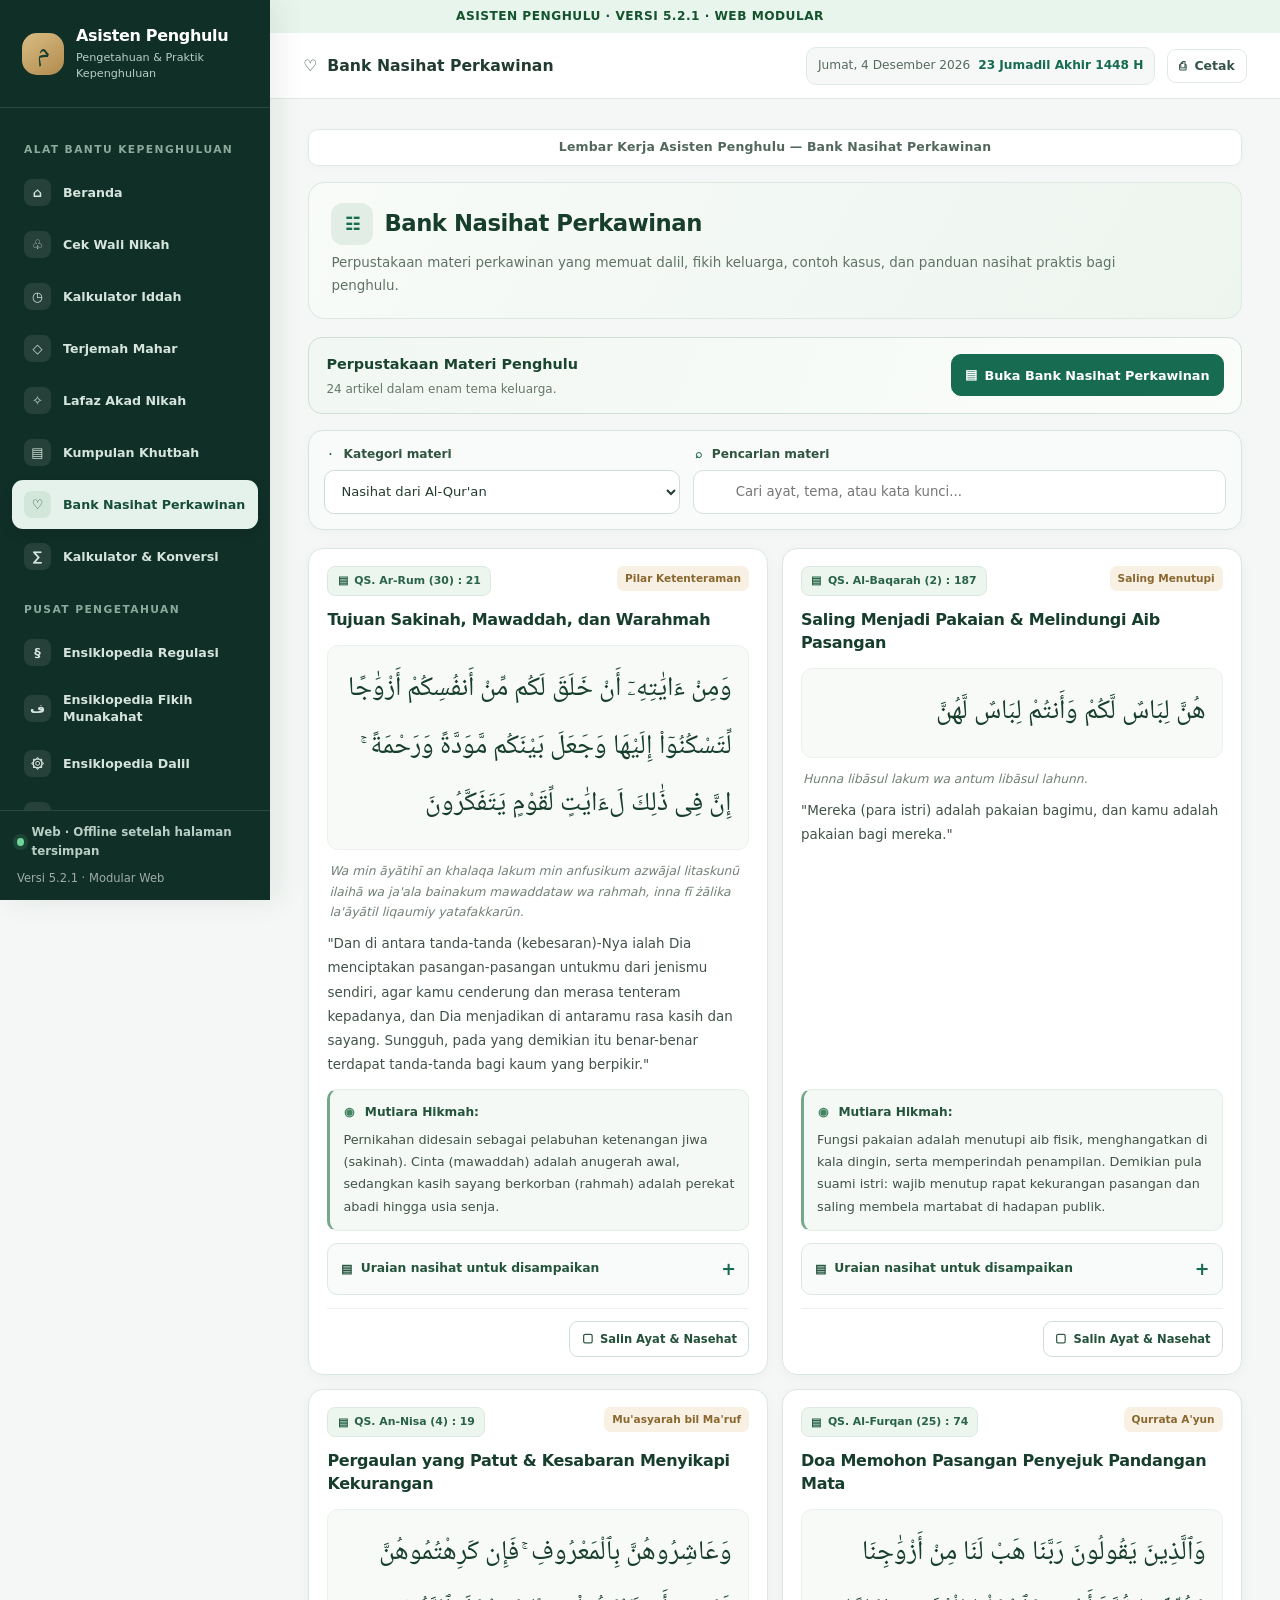
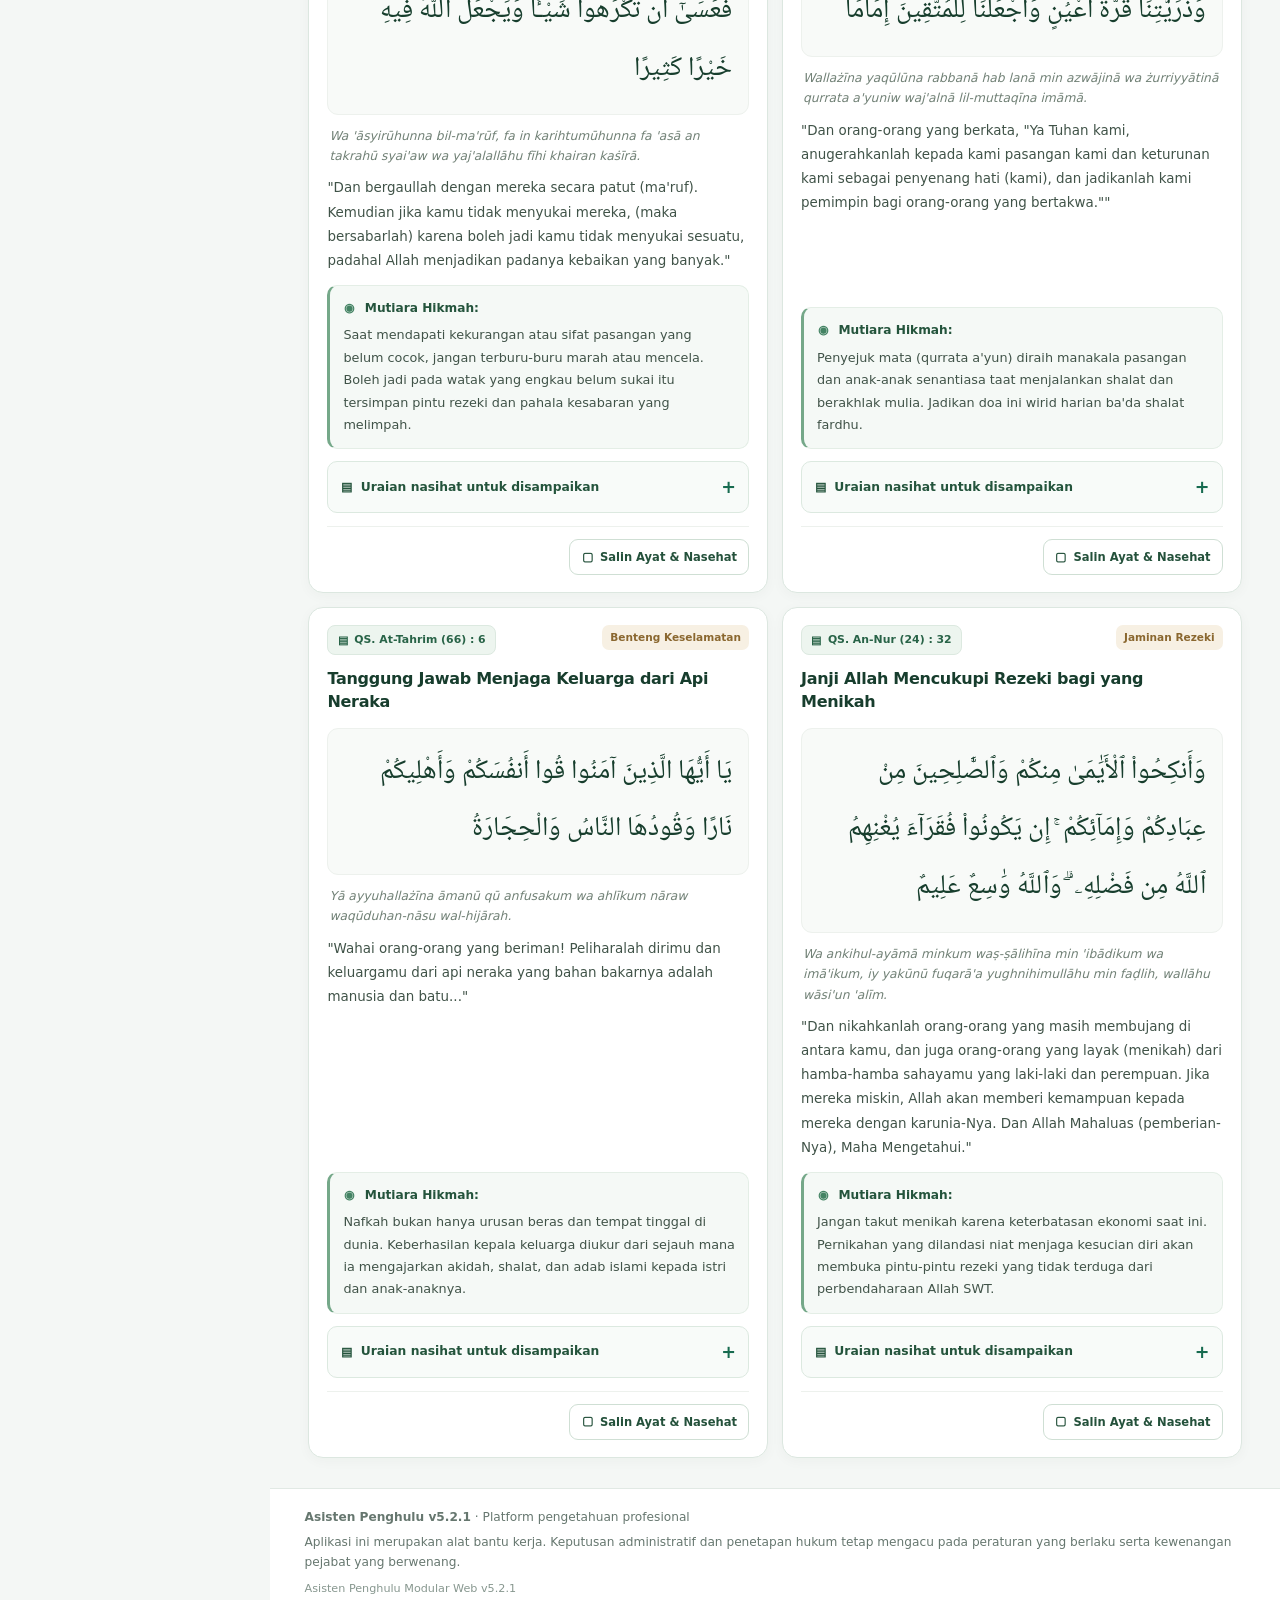
<file: pages/nasihat.html>
<!doctype html>
<html lang="id">
<head>
<meta charset="utf-8">
<meta name="viewport" content="width=device-width,initial-scale=1">
<meta name="theme-color" content="#123e32">
<meta name="description" content="Asisten Penghulu — platform pengetahuan, referensi fikih, regulasi, dan alat bantu pembelajaran kepenghuluan.">
<title>Bank Nasihat Perkawinan | Asisten Penghulu</title>
<link rel="manifest" href="../manifest.webmanifest">
<link rel="icon" href="../assets/icons/icon.svg" type="image/svg+xml">
<link rel="stylesheet" href="../assets/css/app.css"><link rel="stylesheet" href="../assets/css/modules/nasihat.css">
</head>
<body data-page="nasihat">
<div class="version-strip">ASISTEN PENGHULU · VERSI 5.2.1 · WEB MODULAR</div>
<div class="sidebar-backdrop" id="sidebarBackdrop" onclick="toggleMobileSidebar()"></div>
<div class="app-layout">
<aside class="app-sidebar" id="appSidebar">
  <div class="sidebar-header">
    <div class="brand-icon"><span aria-hidden="true">م</span></div>
    <div><h1 class="brand-title">Asisten Penghulu</h1><p class="brand-subtitle">Pengetahuan &amp; Praktik Kepenghuluan</p></div>
  </div>
  <nav class="sidebar-nav">
<div class="nav-label">Alat Bantu Kepenghuluan</div>
<a class="nav-item" href="../index.html"><span class="nav-glyph">⌂</span><span>Beranda</span></a>
<a class="nav-item" href="../pages/wali.html"><span class="nav-glyph">♧</span><span>Cek Wali Nikah</span></a>
<a class="nav-item" href="../pages/iddah.html"><span class="nav-glyph">◷</span><span>Kalkulator Iddah</span></a>
<a class="nav-item" href="../pages/mahar.html"><span class="nav-glyph">◇</span><span>Terjemah Mahar</span></a>
<a class="nav-item" href="../pages/akad.html"><span class="nav-glyph">✧</span><span>Lafaz Akad Nikah</span></a>
<a class="nav-item" href="../pages/khutbah.html"><span class="nav-glyph">▤</span><span>Kumpulan Khutbah</span></a>
<a class="nav-item active" href="../pages/nasihat.html" aria-current="page"><span class="nav-glyph">♡</span><span>Bank Nasihat Perkawinan</span></a>
<a class="nav-item" href="../pages/konversi.html"><span class="nav-glyph">∑</span><span>Kalkulator & Konversi</span></a>
<div class="nav-label">Pusat Pengetahuan</div>
<a class="nav-item knowledge-nav" href="../pages/ensiklopedia.html?category=regulasi"><span class="nav-glyph">§</span><span>Ensiklopedia Regulasi</span></a>
<a class="nav-item knowledge-nav" href="../pages/ensiklopedia.html?category=fikih"><span class="nav-glyph">ف</span><span>Ensiklopedia Fikih Munakahat</span></a>
<a class="nav-item knowledge-nav" href="../pages/ensiklopedia.html?category=dalil"><span class="nav-glyph">۞</span><span>Ensiklopedia Dalil</span></a>
<a class="nav-item knowledge-nav" href="../pages/ensiklopedia.html?category=problematika"><span class="nav-glyph">⚖</span><span>Problematika Akad</span></a>
<a class="nav-item knowledge-nav" href="../pages/ensiklopedia.html?category=nasab-mahram"><span class="nav-glyph">∞</span><span>Ensiklopedia Nasab & Mahram</span></a>
<a class="nav-item" href="../pages/referensi.html"><span class="nav-glyph">▤</span><span>Referensi Fikih &amp; KHI</span></a>
</nav>
  <div class="sidebar-footer">
    <div class="offline-badge"><span class="pulse-dot"></span><span>Web · Offline setelah halaman tersimpan</span></div>
    <div style="margin-top:8px;font-size:.72rem;color:rgba(255,255,255,.6)">Versi 5.2.1 · Modular Web</div>
  </div>
</aside>
<main class="app-main">
  <header class="app-header">
    <div class="header-left">
      <button aria-label="Buka Menu" class="mobile-toggle" onclick="toggleMobileSidebar()"><span aria-hidden="true">☰</span></button>
      <div class="page-title-badge" id="topPageTitle"><span aria-hidden="true">♡</span><span>Bank Nasihat Perkawinan</span></div>
    </div>
    <div class="header-right">
      <div class="date-badge"><span id="currentDateMasehi">Memuat...</span><span class="hijri" id="currentDateHijri">... H</span></div>
      <button class="btn-header-print no-print" onclick="window.print()" title="Cetak Halaman"><span>⎙</span><span>Cetak</span></button>
    </div>
  </header>
  <div class="content-area">
    <div class="print-header"><p style="font-size:.85rem;margin-top:4px">Lembar Kerja Asisten Penghulu — Bank Nasihat Perkawinan</p></div>
    <section class="app-section active" id="section-nasehat">
<div class="card-header" style="border:none; padding:0; margin-bottom: 20px;">
<div>
<h2 style="font-family: var(--font-heading); color: var(--primary-dark); font-size: 1.5rem;">
<i class="fa-solid fa-comments" style="color: var(--gold);"></i> Bank Nasihat Perkawinan
              </h2>
<p style="font-size: 0.86rem; color: var(--text-muted);">
                Perpustakaan materi perkawinan yang memuat dalil, fikih keluarga, contoh kasus, dan panduan nasihat praktis bagi penghulu.
              </p>
</div>
</div>
<div class="bank-nasehat-entrybar">
  <div><strong>Perpustakaan Materi Penghulu</strong><span>24 artikel dalam enam tema keluarga.</span></div>
  <button type="button" class="btn btn-primary" onclick="switchNasehatTab('artikel')"><i class="fa-solid fa-book-open"></i> Buka Bank Nasihat Perkawinan</button>
</div>
<!-- Filter kategori dan pencarian -->
<div class="nasehat-filter-toolbar">
  <div class="nasehat-filter-field">
    <label for="nasehatCategorySelect"><i class="fa-solid fa-filter"></i> Kategori materi</label>
    <select id="nasehatCategorySelect" class="form-control" onchange="switchNasehatTab(this.value)">
      <option value="quran">Nasihat dari Al-Qur'an</option>
      <option value="hadits">Nasihat dari Hadits</option>
      <option value="ulama">Nasihat Ulama</option>
      <option value="umum">Nasihat Umum &amp; Petuah Bijak</option>
      <option value="naskah">Naskah Siap Pakai</option>
      <option value="artikel">Bank Nasihat Perkawinan</option>
    </select>
  </div>
  <div class="nasehat-filter-field">
    <label for="searchNasehatInput"><i class="fa-solid fa-magnifying-glass"></i> Pencarian materi</label>
    <input class="form-control" id="searchNasehatInput" oninput="filterNasehat()" placeholder="Cari ayat, tema, atau kata kunci..." type="search"/>
  </div>
</div>
<!-- Tab Pane 1: Al-Qur'an -->
<div class="subtab-pane active" id="nasehat-subtab-quran">
<div class="nasehat-grid" id="gridNasehatQuran">
<!-- Rendered by JS -->
</div>
</div>
<!-- Tab Pane 2: Hadits -->
<div class="subtab-pane" id="nasehat-subtab-hadits">
<div class="nasehat-grid" id="gridNasehatHadits">
<!-- Rendered by JS -->
</div>
</div>
<!-- Tab Pane 3: Ulama -->
<div class="subtab-pane" id="nasehat-subtab-ulama">
<div class="nasehat-grid" id="gridNasehatUlama">
<!-- Rendered by JS -->
</div>
</div>
<!-- Tab Pane 4: Umum & Petuah Bijak -->
<div class="subtab-pane" id="nasehat-subtab-umum">
<div class="nasehat-grid" id="gridNasehatUmum">
<!-- Rendered by JS -->
</div>
</div>
<div class="subtab-pane" id="nasehat-subtab-naskah">
  <div class="nasehat-model-selector">
    <div><label for="nasehatScriptModel"><i class="fa-solid fa-file-lines"></i> Pilih naskah siap pakai</label>
    <p>Lima model nasihat dengan tema berbeda. Setiap naskah dapat disesuaikan dengan keadaan mempelai.</p></div>
    <select id="nasehatScriptModel" class="form-control" onchange="selectNasehatScript(this.value)">
      <option value="script-model-1">Model 1 — Keluarga Sakinah, Mawaddah, wa Rahmah</option>
      <option value="script-model-2">Model 2 — Amanah, Hak, dan Tanggung Jawab</option>
      <option value="script-model-3">Model 3 — Komunikasi dan Mengelola Konflik</option>
      <option value="script-model-4">Model 4 — Nafkah dan Ekonomi Keluarga</option>
      <option value="script-model-5">Model 5 — Keluarga Qur’ani dan Pendidikan Anak</option>
    </select>
    <div class="nasehat-style-selector">
      <label for="nasehatDeliveryStyle"><i class="fa-solid fa-sliders"></i> Gaya penyampaian</label>
      <select id="nasehatDeliveryStyle" class="form-control" onchange="applyNasehatDeliveryStyle(this.value)">
        <option value="formal">Formal dan Keagamaan</option>
        <option value="warm">Hangat dan Menyentuh</option>
        <option value="practical">Singkat dan Praktis</option>
      </select>
      <p id="nasehatStyleDescription">Bahasa baku, santun, dengan penjelasan dalil yang lebih dominan.</p>
    </div>
  </div>
  <div class="nasehat-script-panels">
  <div class="nasehat-script-panel active" id="script-model-1">
  <article class="nasehat-main-script">
    <div class="nasehat-script-top">
      <span class="nasehat-script-label"><i class="fa-solid fa-clock"></i> Estimasi penyampaian 7–9 menit</span>
      <span class="nasehat-script-label secondary"><i class="fa-solid fa-microphone"></i> Naskah siap disampaikan penghulu</span>
    </div>
    <h3>Nasihat Pernikahan: Membangun Keluarga Sakinah dengan Iman, Kasih Sayang, dan Tanggung Jawab</h3>
    <p class="nasehat-script-intro">Naskah ini dapat disampaikan setelah akad nikah. Penghulu dapat menyesuaikan sapaan, nama kedua mempelai, serta situasi keluarga tanpa mengubah pesan pokoknya.</p>
    <section class="nasehat-script-section">
      <h4>1. Pembukaan dan rasa syukur</h4>
      <p>Alhamdulillāhi rabbil ‘ālamīn. Segala puji bagi Allah SWT yang telah mempertemukan dua insan dalam ikatan pernikahan yang sah. Shalawat dan salam semoga tercurah kepada Nabi Muhammad SAW, keluarga, sahabat, dan seluruh umat beliau.</p>
      <p>Kepada kedua mempelai yang berbahagia, hari ini bukan hanya hari ketika sebuah acara selesai dilaksanakan. Hari ini adalah awal dari amanah baru. Saudara berdua telah mengikrarkan janji untuk berjalan bersama, saling menerima, saling menjaga, dan membangun rumah tangga. Karena itu, pernikahan jangan hanya dipandang sebagai peristiwa seremonial, tetapi sebagai ibadah dan perjalanan panjang yang memerlukan kesungguhan.</p>
    </section>
    <section class="nasehat-script-section">
      <h4>2. Menjadikan sakinah, mawaddah, dan rahmah sebagai tujuan</h4>
      <div class="nasehat-script-arabic" dir="rtl">وَمِنْ آيَاتِهِ أَنْ خَلَقَ لَكُم مِّنْ أَنْفُسِكُمْ أَزْوَاجًا لِّتَسْكُنُوا إِلَيْهَا وَجَعَلَ بَيْنَكُم مَّوَدَّةً وَرَحْمَةً</div>
      <p><strong>Artinya:</strong> “Dan di antara tanda-tanda kebesaran-Nya ialah Dia menciptakan pasangan-pasangan untukmu dari jenismu sendiri agar kamu cenderung dan merasa tenteram kepadanya, dan Dia menjadikan di antaramu rasa kasih dan sayang.” (QS. Ar-Rum [30]: 21).</p>
      <p>Ayat ini mengingatkan bahwa tujuan rumah tangga bukan sekadar tinggal dalam satu rumah, memiliki keturunan, atau memenuhi tuntutan sosial. Tujuan yang lebih dalam adalah menghadirkan ketenteraman. Sakinah berarti rumah menjadi tempat yang menenangkan, tempat suami dan istri dapat menjadi diri sendiri tanpa takut direndahkan. Mawaddah adalah cinta yang mendorong kedekatan dan perhatian. Rahmah adalah kasih sayang yang tetap hadir ketika keadaan tidak selalu mudah.</p>
      <p>Jangan mengukur keberhasilan rumah tangga hanya dari banyaknya hadiah, kemewahan, atau unggahan kebahagiaan. Ukurlah juga dari kesediaan mendengar, kemampuan meminta maaf, kesungguhan menepati janji, dan keteguhan saling mendampingi ketika salah satu sedang lemah.</p>
    </section>
    <section class="nasehat-script-section">
      <h4>3. Menjaga adab dan memperlakukan pasangan dengan baik</h4>
      <div class="nasehat-script-arabic" dir="rtl">وَعَاشِرُوهُنَّ بِالْمَعْرُوفِ</div>
      <p><strong>Artinya:</strong> “Dan bergaullah dengan mereka menurut cara yang patut.” (QS. An-Nisa’ [4]: 19).</p>
      <p>Perintah mu‘āsyarah bil-ma‘rūf mengajarkan bahwa pasangan harus diperlakukan dengan cara yang baik, patut, dan bermartabat. Kebaikan itu tidak hanya berupa nafkah atau pemenuhan kebutuhan materi. Kebaikan juga hadir melalui tutur kata yang lembut, sikap menghargai, perhatian, kesetiaan, dan tidak menyakiti.</p>
      <p>Suami dan istri berasal dari latar belakang, kebiasaan, serta cara berpikir yang mungkin berbeda. Jangan berharap pasangan selalu memahami isi hati tanpa penjelasan. Sampaikan kebutuhan dengan baik, dengarkan jawabannya, dan bicarakan perbedaan tanpa menghina. Hindari menjadikan kekurangan pasangan sebagai bahan ejekan, terlebih di hadapan keluarga atau orang lain. Bila melakukan kesalahan, beranilah meminta maaf. Bila pasangan meminta maaf dengan tulus, belajarlah memberi ruang untuk memperbaiki diri.</p>
    </section>
    <section class="nasehat-script-section">
      <h4>4. Menjadi pakaian bagi satu sama lain</h4>
      <div class="nasehat-script-arabic" dir="rtl">هُنَّ لِبَاسٌ لَّكُمْ وَأَنْتُمْ لِبَاسٌ لَهُنَّ</div>
      <p><strong>Artinya:</strong> “Mereka adalah pakaian bagimu, dan kamu adalah pakaian bagi mereka.” (QS. Al-Baqarah [2]: 187).</p>
      <p>Pakaian melindungi, menutupi, dan memberi kenyamanan. Demikian pula suami dan istri. Jagalah kehormatan pasangan, tutupi kekurangan yang tidak patut diumbar, dan jangan menyebarkan persoalan rumah tangga untuk mencari dukungan atau mempermalukan pasangan. Namun, menjaga rahasia bukan berarti menutup-nutupi kekerasan, ancaman, atau keadaan yang membahayakan. Jika terjadi kekerasan atau keselamatan terancam, carilah pertolongan dari pihak yang aman dan berwenang.</p>
      <p>Bangunlah kebiasaan menjaga kepercayaan. Jangan mudah menuduh, jangan membuka ruang bagi pengkhianatan, dan jangan membanding-bandingkan pasangan dengan orang lain. Kepercayaan dibangun melalui kejujuran kecil yang dilakukan terus-menerus.</p>
    </section>
    <section class="nasehat-script-section">
      <h4>5. Bermusyawarah dalam urusan rumah tangga</h4>
      <p>Rumah tangga akan menghadapi keputusan tentang pekerjaan, tempat tinggal, pengelolaan keuangan, hubungan dengan keluarga besar, kesehatan, pendidikan anak, dan berbagai kebutuhan sehari-hari. Biasakan bermusyawarah. Jangan menjadikan keputusan sebagai perlombaan untuk menentukan siapa yang paling berkuasa. Dengarkan pendapat pasangan, jelaskan pertimbangan masing-masing, lalu carilah jalan keluar yang adil dan sesuai tuntunan agama.</p>
      <p>Bicarakan keuangan secara terbuka: kebutuhan pokok, kewajiban, tabungan, utang, dan prioritas. Sesuaikan pengeluaran dengan kemampuan, hindari menyembunyikan utang atau mengambil keputusan finansial besar tanpa komunikasi. Rezeki setiap keluarga berbeda; jangan membebani pasangan dengan standar hidup orang lain.</p>
    </section>
    <section class="nasehat-script-section">
      <h4>6. Menyelesaikan perselisihan dengan dewasa</h4>
      <p>Perbedaan pendapat bukan tanda bahwa pernikahan gagal. Dua orang yang hidup bersama tentu dapat berbeda pandangan. Yang perlu dijaga adalah cara menyikapinya. Jangan menyelesaikan masalah ketika emosi sedang memuncak. Beri waktu untuk menenangkan diri, kemudian bicarakan persoalan secara jelas: apa yang terjadi, apa yang dirasakan, dan perubahan apa yang diharapkan.</p>
      <p>Hindari kekerasan fisik maupun verbal, ancaman perceraian sebagai alat menekan, penghinaan, serta tindakan yang merusak rasa aman. Jika persoalan berulang dan sulit diselesaikan, mintalah bantuan konselor, mediator keluarga yang bijaksana, penyuluh, atau lembaga yang berwenang. Meminta bantuan bukan aib; itu dapat menjadi ikhtiar menjaga kemaslahatan keluarga.</p>
    </section>
    <section class="nasehat-script-section">
      <h4>7. Menjaga ibadah dan mendidik keluarga</h4>
      <div class="nasehat-script-arabic" dir="rtl">يَا أَيُّهَا الَّذِينَ آمَنُوا قُوا أَنْفُسَكُمْ وَأَهْلِيكُمْ نَارًا</div>
      <p><strong>Artinya:</strong> “Wahai orang-orang yang beriman, jagalah dirimu dan keluargamu dari api neraka.” (QS. At-Tahrim [66]: 6).</p>
      <p>Jadikan rumah sebagai tempat tumbuhnya ketaatan. Bangun kebiasaan salat, membaca Al-Qur’an, berdoa, mencari rezeki yang halal, dan saling mengingatkan dengan cara yang penuh kasih. Jika kelak Allah menganugerahkan keturunan, anak-anak tidak hanya membutuhkan makanan dan pendidikan formal, tetapi juga teladan. Mereka belajar dari cara orang tua berbicara, menyelesaikan masalah, menghormati orang lain, dan menjalankan ibadah.</p>
      <p>Jangan menunggu menjadi keluarga sempurna untuk mulai berbuat baik. Mulailah dari hal sederhana: salat tepat waktu, makan bersama ketika memungkinkan, saling menanyakan kabar, dan mengucapkan terima kasih.</p>
    </section>
    <section class="nasehat-script-section">
      <h4>8. Penutup dan doa</h4>
      <p>Kepada kedua mempelai, jagalah akad yang telah diucapkan hari ini. Cinta perlu dirawat, tanggung jawab perlu ditunaikan, dan kesabaran perlu dilatih. Jangan hanya meminta pasangan menjadi lebih baik; mulailah dengan memperbaiki diri sendiri. Jadikan agama sebagai pedoman, musyawarah sebagai kebiasaan, dan kasih sayang sebagai suasana di dalam rumah.</p>
      <p>Semoga Allah SWT memberkahi pernikahan saudara berdua, melimpahkan ketenteraman, kasih sayang, rezeki yang halal dan berkah, serta keturunan yang saleh dan salehah apabila dianugerahkan. Semoga Allah membimbing saudara berdua untuk saling menolong dalam kebaikan dan tetap bersama dalam ketaatan. Āmīn yā Rabbal ‘ālamīn.</p>
    </section>
    <div class="nasehat-script-actions no-print">
      <button class="btn btn-primary" type="button" onclick="copyMainNasehatScript()"><i class="fa-regular fa-copy"></i> Salin Naskah Lengkap</button>
      <button class="btn btn-outline" type="button" onclick="window.print()"><i class="fa-solid fa-print"></i> Cetak Naskah</button>
    </div>
  </article></div>


  <div class="nasehat-script-panel" id="script-model-2">
  <article class="nasehat-main-script">
    <div class="nasehat-script-top"><span class="nasehat-script-label"><i class="fa-solid fa-clock"></i> Estimasi 7–9 menit</span><span class="nasehat-script-label secondary">Amanah dan tanggung jawab</span></div>
    <h3>Nasihat Pernikahan: Menunaikan Amanah, Hak, dan Tanggung Jawab Suami Istri</h3>
    <p class="nasehat-script-intro">Cocok untuk menekankan kesungguhan menjalankan hak dan kewajiban, saling menghormati, serta membangun kerja sama dalam keluarga.</p>
    <section class="nasehat-script-section"><h4>1. Pembukaan</h4>
      <p>Alhamdulillāhi rabbil ‘ālamīn. Segala puji bagi Allah SWT yang telah mempertemukan dua insan dalam ikatan pernikahan. Shalawat dan salam semoga tercurah kepada Nabi Muhammad SAW, keluarga, sahabat, dan umat beliau.</p>
      <p>Kepada kedua mempelai yang berbahagia, akad yang telah saudara laksanakan bukan hanya pernyataan cinta, tetapi juga penerimaan terhadap amanah. Sejak hari ini, saudara berdua memulai perjalanan untuk saling menjaga, saling menghormati, dan menunaikan tanggung jawab. Pernikahan bukan tempat untuk saling menguasai, melainkan tempat untuk saling menguatkan dalam kebaikan.</p>
    </section>
    <section class="nasehat-script-section"><h4>2. Pernikahan adalah perjanjian yang kuat</h4>
      <div class="nasehat-script-arabic" dir="rtl">وَأَخَذْنَ مِنكُم مِّيثَاقًا غَلِيظًا</div>
      <p><strong>Artinya:</strong> “Dan mereka (para istri) telah mengambil perjanjian yang kuat dari kamu.” (QS. An-Nisa’ [4]: 21).</p>
      <p>Ayat ini mengingatkan bahwa pernikahan memiliki kedudukan mulia. Janji yang diucapkan di hadapan wali dan saksi harus tampak dalam perilaku sehari-hari. Kesetiaan bukan hanya kata-kata pada hari akad, melainkan kesediaan menjaga kepercayaan, menepati komitmen, dan tidak menyalahgunakan kelemahan pasangan.</p>
      <p>Karena itu, biasakan bertanya kepada diri sendiri: apakah saya sudah menjadi pasangan yang amanah? Apakah ucapan saya menenangkan? Apakah saya hadir ketika pasangan membutuhkan dukungan? Pertanyaan seperti ini membantu kita memperbaiki diri, bukan sekadar menuntut pasangan berubah.</p>
    </section>
    <section class="nasehat-script-section"><h4>3. Hak dan kewajiban dijalankan dengan cara yang patut</h4>
      <div class="nasehat-script-arabic" dir="rtl">وَلَهُنَّ مِثْلُ الَّذِي عَلَيْهِنَّ بِالْمَعْرُوفِ</div>
      <p><strong>Artinya:</strong> “Dan para perempuan mempunyai hak yang seimbang dengan kewajibannya menurut cara yang patut.” (QS. Al-Baqarah [2]: 228).</p>
      <p>Dalam rumah tangga terdapat hak dan kewajiban yang perlu dipahami serta dilaksanakan. Suami berkewajiban memberikan nafkah sesuai ketentuan dan kemampuan, melindungi, membimbing, serta memperlakukan istri dengan baik. Istri memiliki hak untuk dihormati, diperlakukan secara patut, dan memperoleh perlindungan. Keduanya sama-sama berkewajiban menjaga kesetiaan, kehormatan, dan kepercayaan dalam perkawinan.</p>
      <p>Jangan menjadikan pembicaraan hak dan kewajiban sebagai alat untuk menekan pasangan. Jangan pula menggunakan dalil hanya untuk memenangkan pertengkaran. Jadikan tuntunan agama sebagai pedoman untuk memperbaiki perilaku dan menghadirkan keadilan serta kemaslahatan di dalam keluarga.</p>
    </section>
    <section class="nasehat-script-section"><h4>4. Kerja sama dalam urusan rumah tangga</h4>
      <p>Keluarga memerlukan kerja sama dalam banyak hal: mengatur kebutuhan rumah, merawat anggota keluarga, mengelola waktu, mendukung pekerjaan pasangan, dan mengambil keputusan. Bicarakan pembagian peran dengan mempertimbangkan keadaan, kemampuan, serta kesepakatan yang baik. Jangan meremehkan pekerjaan domestik atau menganggap kontribusi pasangan tidak bernilai.</p>
      <p>Biasakan menghargai hal-hal sederhana. Ucapkan terima kasih ketika pasangan membantu. Tawarkan bantuan ketika pasangan terlihat lelah. Tanyakan apa yang dapat dilakukan bersama. Rumah tangga akan terasa lebih ringan apabila kedua pihak tidak hanya menghitung apa yang telah diberikan, tetapi juga berusaha memberi manfaat.</p>
    </section>
    <section class="nasehat-script-section"><h4>5. Menjaga kehormatan dan kepercayaan</h4>
      <p>Jagalah kehormatan pasangan ketika bersama maupun ketika berjauhan. Hindari kebohongan, pengkhianatan, perselingkuhan, dan kebiasaan membuka aib rumah tangga kepada orang yang tidak berkepentingan. Jika membutuhkan nasihat, pilih orang yang amanah dan bijaksana, bukan pihak yang justru memperkeruh keadaan.</p>
      <p>Kepercayaan tumbuh melalui kejujuran, keterbukaan, menepati janji, dan konsistensi. Jika pernah melakukan kesalahan, akui dengan jujur, bertanggung jawablah, dan tunjukkan perubahan nyata. Jangan meminta pasangan segera percaya kembali tanpa kesungguhan memperbaiki diri.</p>
    </section>
    <section class="nasehat-script-section"><h4>6. Menjaga martabat dan keselamatan</h4>
      <p>Rumah tangga harus menjadi tempat yang aman. Tidak ada alasan untuk membenarkan kekerasan fisik, seksual, psikologis, ancaman, atau pemaksaan. Menjaga keutuhan keluarga tidak berarti membiarkan seseorang berada dalam bahaya. Jika terjadi kekerasan atau ancaman keselamatan, utamakan perlindungan dan carilah bantuan dari pihak yang aman serta berwenang.</p>
    </section>
    <section class="nasehat-script-section"><h4>7. Menerjemahkan tanggung jawab menjadi kebiasaan</h4>
<p>Tanggung jawab akan lebih mudah dijalankan apabila diwujudkan dalam kebiasaan yang jelas. Misalnya, pasangan dapat menyepakati waktu untuk membicarakan kebutuhan rumah tangga, membagi tugas yang perlu diselesaikan, serta saling memberi kabar ketika ada perubahan rencana. Hal-hal sederhana seperti pulang sesuai kesepakatan, memberi informasi ketika terlambat, atau membantu pasangan yang sedang sakit merupakan bentuk amanah yang nyata.</p>
<p>Ketika salah satu pasangan sedang menghadapi kesulitan pekerjaan, sakit, atau tekanan keluarga, pasangan lainnya perlu hadir sebagai teman seperjalanan. Dukungan tidak selalu berupa solusi besar. Terkadang mendengarkan, menemani, dan tidak menghakimi sudah menjadi pertolongan yang sangat berarti. Sebaliknya, jangan memanfaatkan keadaan lemah pasangan untuk mengendalikan atau mempermalukannya.</p>
<p>Ingatlah bahwa hak dan kewajiban tidak boleh dipisahkan dari akhlak. Menunaikan kewajiban dengan kasar dapat melukai, sedangkan memenuhi hak dengan ikhlas dapat menumbuhkan kasih sayang. Karena itu, pelajari tuntunan agama, pahami peraturan yang relevan, dan bila ada persoalan hukum atau keluarga yang rumit, mintalah nasihat dari pihak yang kompeten.</p></section>
<section class="nasehat-delivery-addition warm" data-style="warm"><h4>Renungan untuk kedua mempelai</h4><p>Bayangkan rumah tangga sebagai tempat seseorang pulang setelah menjalani hari yang panjang. Di sanalah kita berharap diterima, didengarkan, dan dikuatkan. Karena itu, jadilah tempat pulang yang menenangkan bagi pasangan. Ketika pasangan lelah, hadirkan perhatian. Ketika pasangan keliru, sampaikan dengan kasih sayang. Ketika keadaan sedang sulit, jangan cepat saling menyalahkan; genggam kembali komitmen yang telah dibangun bersama.</p></section>
<section class="nasehat-delivery-addition practical" data-style="practical"><h4>Tiga kebiasaan yang dapat dimulai hari ini</h4><p>Pertama, sediakan waktu setiap hari untuk saling bertanya tentang keadaan pasangan. Kedua, biasakan mengucapkan terima kasih dan meminta maaf tanpa menunggu diminta. Ketiga, sepakati satu waktu dalam sepekan untuk membicarakan kebutuhan keluarga dan rencana bersama. Kebiasaan kecil yang dilakukan terus-menerus dapat membantu menjaga ketenteraman rumah tangga.</p></section>
<section class="nasehat-delivery-addition warm" data-style="warm"><h4>Renungan untuk kedua mempelai</h4><p>Cinta tidak hanya terlihat ketika semua berjalan mudah. Cinta juga tampak ketika salah satu sedang sakit, kehilangan pekerjaan, atau menghadapi tekanan. Pada saat seperti itu, pasangan membutuhkan teman yang menguatkan, bukan hakim yang terus mencari kesalahan. Jadikan amanah pernikahan sebagai alasan untuk saling menjaga martabat dan tidak meninggalkan pasangan dalam kesulitan.</p></section>
<section class="nasehat-delivery-addition practical" data-style="practical"><h4>Empat komitmen tanggung jawab</h4><p>Sepakati pembagian peran rumah tangga secara terbuka. Bicarakan nafkah dan kebutuhan keluarga sesuai kemampuan. Jaga kepercayaan dengan kejujuran dan keterbukaan. Tinjau kembali kesepakatan apabila keadaan berubah. Bila muncul persoalan yang tidak dapat diselesaikan, carilah bantuan dari pihak yang kompeten dan amanah.</p></section>
<section class="nasehat-script-section"><h4>7. Penutup dan doa</h4>
      <p>Kepada kedua mempelai, jadikan pernikahan sebagai ladang ibadah. Tunaikan tanggung jawab dengan ikhlas, sampaikan kebutuhan dengan santun, dan jangan lelah memperbaiki diri. Jadilah pasangan yang saling menguatkan, bukan saling memberatkan; saling menjaga, bukan saling melukai.</p>
      <p>Semoga Allah SWT memberkahi ikatan pernikahan ini, memberi kemampuan untuk menunaikan amanah, melapangkan rezeki yang halal, menjaga kehormatan keluarga, dan membimbing saudara berdua dalam kebaikan. Āmīn yā Rabbal ‘ālamīn.</p>
    </section>
    <div class="nasehat-script-actions no-print"><button class="btn btn-primary" type="button" onclick="copyMainNasehatScript()"><i class="fa-regular fa-copy"></i> Salin Naskah Ini</button><button class="btn btn-outline" type="button" onclick="window.print()"><i class="fa-solid fa-print"></i> Cetak Naskah</button></div>
  </article></div>

  <div class="nasehat-script-panel" id="script-model-3">
  <article class="nasehat-main-script">
    <div class="nasehat-script-top"><span class="nasehat-script-label"><i class="fa-solid fa-clock"></i> Estimasi 7–9 menit</span><span class="nasehat-script-label secondary">Komunikasi dan penyelesaian konflik</span></div>
    <h3>Nasihat Pernikahan: Merawat Cinta melalui Komunikasi, Musyawarah, dan Kesabaran</h3>
    <p class="nasehat-script-intro">Cocok untuk menekankan komunikasi sehat, pengelolaan perbedaan, musyawarah, dan penyelesaian konflik tanpa kekerasan.</p>
    <section class="nasehat-script-section"><h4>1. Pembukaan</h4>
      <p>Alhamdulillāhi rabbil ‘ālamīn. Puji syukur kita panjatkan kepada Allah SWT atas terlaksananya akad nikah pada hari ini. Shalawat dan salam semoga tercurah kepada Nabi Muhammad SAW.</p>
      <p>Kepada kedua mempelai, kehidupan setelah akad akan mempertemukan saudara berdua dalam banyak keadaan. Ada hari yang penuh kegembiraan, tetapi mungkin ada pula hari ketika pekerjaan melelahkan, kebutuhan meningkat, atau pendapat tidak sejalan. Salah satu bekal penting dalam pernikahan adalah kemampuan berkomunikasi dan menyelesaikan perbedaan dengan cara yang baik.</p>
    </section>
    <section class="nasehat-script-section"><h4>2. Menjaga lisan dan memilih kata yang baik</h4>
      <div class="nasehat-script-arabic" dir="rtl">وَقُولُوا لِلنَّاسِ حُسْنًا</div>
      <p><strong>Artinya:</strong> “Dan bertuturkatalah yang baik kepada manusia.” (QS. Al-Baqarah [2]: 83).</p>
      <p>Jika kepada orang lain saja kita diperintahkan berkata baik, tentu pasangan hidup lebih berhak menerima tutur kata yang santun. Jangan membiasakan ucapan yang merendahkan, sindiran yang menyakitkan, atau diam berkepanjangan untuk menghukum pasangan. Sampaikan persoalan dengan jelas tanpa menyerang pribadi.</p>
      <p>Belajarlah mendengarkan sampai pasangan selesai berbicara. Mendengar bukan berarti selalu setuju, tetapi menunjukkan bahwa pendapat dan perasaan pasangan dihargai. Ungkapkan apa yang dirasakan dengan jujur dan tenang. Hindari kata “selalu” atau “tidak pernah” yang sering membuat pembicaraan berubah menjadi saling menyalahkan.</p>
    </section>
    <section class="nasehat-script-section"><h4>3. Membiasakan musyawarah</h4>
      <div class="nasehat-script-arabic" dir="rtl">وَأَمْرُهُمْ شُورَىٰ بَيْنَهُمْ</div>
      <p><strong>Artinya:</strong> “Sedang urusan mereka diputuskan dengan musyawarah di antara mereka.” (QS. Asy-Syura [42]: 38).</p>
      <p>Musyawarah perlu dibiasakan dalam urusan keluarga: tempat tinggal, pekerjaan, pengeluaran, hubungan dengan keluarga besar, pendidikan anak, dan keputusan penting lainnya. Musyawarah bukan sekadar meminta persetujuan setelah keputusan dibuat. Musyawarah berarti memberi kesempatan yang sungguh-sungguh kepada pasangan untuk menyampaikan pertimbangan.</p>
      <p>Hindari sikap merasa paling benar. Pertimbangkan fakta, kemampuan, dampak keputusan, dan kemaslahatan keluarga. Jika belum menemukan kesepakatan, jangan memaksakan keputusan saat emosi sedang tinggi. Beri waktu untuk berpikir dan lanjutkan pembicaraan dengan kepala dingin.</p>
    </section>
    <section class="nasehat-script-section"><h4>4. Mengelola perselisihan secara dewasa</h4>
      <p>Perbedaan pendapat tidak selalu berarti pernikahan gagal. Yang perlu dijaga adalah cara menyelesaikannya. Ketika emosi meningkat, hentikan percakapan sejenak. Setelah tenang, bicarakan satu persoalan secara spesifik. Dengarkan penjelasan pasangan, sampaikan kebutuhan, lalu rumuskan solusi yang dapat dijalankan bersama.</p>
      <p>Hindari ancaman perceraian sebagai alat menekan, membuka aib, merusak barang, atau melakukan kekerasan. Meminta maaf bukan tanda kalah. Meminta maaf adalah keberanian untuk bertanggung jawab dan menjaga hubungan.</p>
    </section>
    <section class="nasehat-script-section"><h4>5. Menjaga hubungan dengan keluarga besar</h4>
      <p>Pernikahan menyatukan dua orang dan mempertemukan dua keluarga. Hormati orang tua dan keluarga pasangan, tetapi bangun pula batas yang sehat agar keputusan rumah tangga dapat dibicarakan oleh suami dan istri. Jangan menjadikan orang tua sebagai alat untuk menekan pasangan. Jika ada campur tangan yang menimbulkan masalah, sampaikan dengan santun dan sepakati batas bersama.</p>
    </section>
    <section class="nasehat-script-section"><h4>6. Meminta bantuan ketika diperlukan</h4>
      <p>Apabila masalah terus berulang, komunikasi buntu, atau ada persoalan yang tidak mampu diselesaikan berdua, carilah bantuan dari konselor keluarga, mediator yang bijaksana, penyuluh agama, atau tenaga profesional. Meminta bantuan bukan aib. Jika terdapat kekerasan atau ancaman keselamatan, utamakan perlindungan dan akses bantuan yang aman.</p>
    </section>
    <section class="nasehat-script-section"><h4>7. Membuat kesepakatan komunikasi sejak awal</h4>
<p>Saudara berdua dapat membuat kebiasaan sederhana: menyediakan waktu khusus untuk berbicara tanpa terganggu telepon, menyampaikan hal penting sebelum mengambil keputusan, dan tidak membiarkan masalah kecil menumpuk terlalu lama. Misalnya, apabila salah satu merasa keberatan dengan pengeluaran tertentu, sampaikan sebelum rasa kesal berubah menjadi pertengkaran. Jika ada perubahan pekerjaan atau rencana keluarga, bicarakan sedini mungkin.</p>
<p>Ketika berbeda pendapat, cobalah memahami kebutuhan di balik pendapat pasangan. Perdebatan tentang uang mungkin sebenarnya berkaitan dengan rasa aman. Perdebatan tentang waktu bersama mungkin berkaitan dengan kebutuhan untuk diperhatikan. Dengan memahami kebutuhan tersebut, pasangan dapat mencari jalan keluar yang lebih tepat daripada sekadar memperdebatkan siapa yang benar.</p>
<p>Jangan pula membiarkan gawai dan kesibukan mengambil seluruh waktu kebersamaan. Sapaan, makan bersama ketika memungkinkan, dan menanyakan kabar merupakan bentuk perhatian yang sederhana tetapi bermakna. Apabila pembicaraan mulai berubah menjadi ancaman atau kekerasan, hentikan situasi yang membahayakan dan cari bantuan yang aman.</p></section>
<section class="nasehat-delivery-addition warm" data-style="warm"><h4>Renungan untuk kedua mempelai</h4><p>Sering kali yang paling dibutuhkan pasangan bukan jawaban yang panjang, melainkan kesediaan untuk mendengarkan. Satu kalimat yang lembut dapat meredakan hati, sedangkan satu ucapan yang merendahkan dapat membekas lama. Jangan biarkan ego lebih besar daripada keinginan untuk menjaga hubungan. Belajarlah memahami sebelum meminta dipahami.</p></section>
<section class="nasehat-delivery-addition practical" data-style="practical"><h4>Langkah komunikasi sehari-hari</h4><p>Dengarkan pasangan tanpa memotong pembicaraan. Gunakan kalimat yang menjelaskan perasaan, bukan tuduhan. Tunda pembahasan ketika emosi memuncak dan sepakati waktu untuk melanjutkannya. Bahas satu masalah pada satu waktu. Jika konflik berulang atau terdapat kekerasan, prioritaskan keselamatan dan cari bantuan.</p></section>
<section class="nasehat-script-section"><h4>7. Penutup dan doa</h4>
      <p>Kepada kedua mempelai, jangan biarkan kesibukan membuat saudara berhenti berbicara dari hati ke hati. Sisihkan waktu untuk saling mendengarkan, bermusyawarah, dan mengucapkan terima kasih. Jadikan rumah sebagai tempat yang menghadirkan ketenangan, bukan ketakutan; tempat untuk bertumbuh, bukan saling menjatuhkan.</p>
      <p>Semoga Allah SWT melembutkan hati saudara berdua, membimbing lisan agar berkata baik, memberi kebijaksanaan dalam mengambil keputusan, dan menguatkan keluarga ini dalam menghadapi setiap ujian. Āmīn.</p>
    </section>
    <div class="nasehat-script-actions no-print"><button class="btn btn-primary" type="button" onclick="copyMainNasehatScript()"><i class="fa-regular fa-copy"></i> Salin Naskah Ini</button><button class="btn btn-outline" type="button" onclick="window.print()"><i class="fa-solid fa-print"></i> Cetak Naskah</button></div>
  </article></div>

  <div class="nasehat-script-panel" id="script-model-4">
  <article class="nasehat-main-script">
    <div class="nasehat-script-top"><span class="nasehat-script-label"><i class="fa-solid fa-clock"></i> Estimasi 7–9 menit</span><span class="nasehat-script-label secondary">Nafkah dan ekonomi keluarga</span></div>
    <h3>Nasihat Pernikahan: Rezeki Halal, Keterbukaan, dan Pengelolaan Ekonomi Keluarga</h3>
    <p class="nasehat-script-intro">Cocok untuk menekankan tanggung jawab nafkah, keterbukaan finansial, prioritas kebutuhan, dan hidup bersahaja.</p>
    <section class="nasehat-script-section"><h4>1. Pembukaan</h4>
      <p>Alhamdulillāhi rabbil ‘ālamīn. Segala puji bagi Allah SWT yang telah memberikan kesempatan kepada kita untuk menyaksikan ikatan pernikahan pada hari ini. Shalawat dan salam semoga tercurah kepada Nabi Muhammad SAW.</p>
      <p>Kepada kedua mempelai, setelah akad ini saudara berdua akan membangun kehidupan bersama. Salah satu bagian penting dalam kehidupan tersebut adalah mengelola kebutuhan dan rezeki keluarga. Ada keluarga yang memulai dengan keadaan ekonomi mapan, ada pula yang masih merintis. Apa pun keadaan saudara, bangunlah rumah tangga dengan kejujuran, kerja keras, dan rasa syukur.</p>
    </section>
    <section class="nasehat-script-section"><h4>2. Mengutamakan rezeki yang halal dan baik</h4>
      <div class="nasehat-script-arabic" dir="rtl">يَا أَيُّهَا النَّاسُ كُلُوا مِمَّا فِي الْأَرْضِ حَلَالًا طَيِّبًا</div>
      <p><strong>Artinya:</strong> “Wahai manusia, makanlah dari apa yang ada di bumi yang halal lagi baik.” (QS. Al-Baqarah [2]: 168).</p>
      <p>Kecukupan keluarga bukan hanya soal jumlah penghasilan, tetapi juga kehalalan dan keberkahannya. Upayakan pekerjaan dan penghasilan yang baik. Hindari penipuan, mengambil hak orang lain, dan cara memperoleh uang yang merugikan. Rezeki yang halal menjadi bagian penting dalam membangun ketenteraman keluarga.</p>
    </section>
    <section class="nasehat-script-section"><h4>3. Menjalankan tanggung jawab nafkah sesuai kemampuan</h4>
      <div class="nasehat-script-arabic" dir="rtl">لِيُنفِقْ ذُو سَعَةٍ مِّن سَعَتِهِ</div>
      <p><strong>Artinya:</strong> “Hendaklah orang yang mempunyai keluasan memberi nafkah menurut kemampuannya.” (QS. At-Talaq [65]: 7).</p>
      <p>Ayat ini mengajarkan bahwa nafkah ditunaikan dengan mempertimbangkan kemampuan. Jangan menjadikan penghasilan sebagai bahan untuk merendahkan pasangan. Bicarakan kebutuhan secara terbuka, susun prioritas, dan sesuaikan gaya hidup dengan keadaan nyata. Tanggung jawab nafkah perlu dijalankan dengan sungguh-sungguh, sementara pasangan dapat saling mendukung melalui kesepakatan dan kerja sama yang baik.</p>
    </section>
    <section class="nasehat-script-section"><h4>4. Terbuka dan tertib mengelola keuangan</h4>
      <p>Biasakan membicarakan pendapatan, pengeluaran, kewajiban, tabungan, dan utang. Jangan menyembunyikan pinjaman atau mengambil keputusan finansial besar tanpa komunikasi. Buat anggaran sederhana untuk kebutuhan pokok, tempat tinggal, kesehatan, transportasi, pendidikan, tabungan, dan bantuan keluarga sesuai kemampuan.</p>
      <p>Bedakan kebutuhan dan keinginan. Hindari berutang hanya demi mengikuti gaya hidup atau membandingkan keadaan dengan keluarga lain. Jika memiliki utang, sepakati rencana pembayaran dan jangan menambah beban tanpa pertimbangan. Keterbukaan mencegah kecurigaan dan membantu pasangan menghadapi masalah secara bersama.</p>
    </section>
    <section class="nasehat-script-section"><h4>5. Menjaga kesederhanaan dan rasa syukur</h4>
      <p>Jangan mengukur kebahagiaan rumah tangga dari besar rumah, kendaraan, pakaian, atau kemewahan pesta. Ada keluarga yang sederhana tetapi penuh penghormatan dan kasih sayang. Ada pula keluarga yang berkecukupan tetapi kehilangan ketenangan karena tidak saling menghargai.</p>
      <p>Syukur bukan berarti berhenti berusaha. Syukur berarti menghargai nikmat yang ada sambil terus bekerja dengan cara yang baik. Ketika rezeki lapang, gunakan untuk kebutuhan, tabungan, dan berbagi. Ketika rezeki sempit, saling menguatkan dan menyusun langkah yang realistis.</p>
    </section>
    <section class="nasehat-script-section"><h4>6. Menghindari konflik karena uang</h4>
      <p>Persoalan ekonomi dapat menjadi sumber ketegangan jika tidak dibicarakan. Jangan saling menyalahkan ketika penghasilan menurun atau kebutuhan meningkat. Duduk bersama, periksa kembali anggaran, tentukan pengeluaran yang dapat ditunda, dan cari solusi tanpa mempermalukan pasangan. Jika diperlukan, mintalah nasihat dari pihak yang kompeten dan amanah.</p>
    </section>
    <section class="nasehat-script-section"><h4>7. Menyusun rencana keuangan bersama</h4>
<p>Saudara berdua dapat memulai dengan mencatat seluruh pemasukan dan pengeluaran selama satu bulan. Setelah itu, pisahkan kebutuhan pokok, kewajiban, tabungan, dana darurat, dan kebutuhan sosial. Tidak perlu menggunakan sistem yang rumit. Yang terpenting, kedua pihak memahami keadaan keuangan keluarga dan mengetahui tujuan yang sedang diusahakan bersama.</p>
<p>Jika penghasilan salah satu pasangan tidak tetap, susun anggaran berdasarkan perkiraan yang konservatif dan dahulukan kebutuhan utama. Jika ada utang sebelum menikah, bicarakan secara terbuka mengenai jumlah, kewajiban pembayaran, dan rencana penyelesaiannya. Jangan menutupi keadaan keuangan karena persoalan yang disembunyikan sering kali menjadi sumber hilangnya kepercayaan.</p>
<p>Sepakati pula batas pengeluaran yang perlu dibicarakan terlebih dahulu. Sisihkan dana untuk keadaan darurat sesuai kemampuan, dan hindari keputusan investasi atau pinjaman yang tidak dipahami risikonya. Apabila terjadi perubahan ekonomi, jangan saling menyalahkan. Tinjau kembali rencana, kurangi pengeluaran yang tidak mendesak, dan cari ikhtiar yang halal bersama-sama.</p></section>
<section class="nasehat-delivery-addition warm" data-style="warm"><h4>Renungan untuk kedua mempelai</h4><p>Ada masa ketika rezeki terasa lapang dan ada masa ketika kebutuhan datang bersamaan. Pada kedua keadaan itu, pasangan perlu merasa bahwa mereka menghadapi kehidupan sebagai satu tim. Jangan mengukur kasih sayang dari besar kecilnya penghasilan. Hargai ikhtiar pasangan, bicarakan kesulitan tanpa mempermalukan, dan syukuri setiap rezeki yang diperoleh dengan cara yang baik.</p></section>
<section class="nasehat-delivery-addition practical" data-style="practical"><h4>Langkah mengelola ekonomi keluarga</h4><p>Catat pemasukan dan pengeluaran. Dahulukan kebutuhan pokok dan kewajiban. Bicarakan utang serta tanggungan secara terbuka. Tentukan batas pengeluaran yang perlu disepakati bersama. Sisihkan dana darurat sesuai kemampuan dan evaluasi anggaran secara berkala.</p></section>
<section class="nasehat-script-section"><h4>7. Penutup dan doa</h4>
      <p>Kepada kedua mempelai, jadikan rezeki sebagai sarana beribadah, bukan alasan untuk saling membanggakan atau merendahkan. Bangun kebiasaan jujur, tertib, sederhana, dan saling mendukung. Semoga Allah SWT melimpahkan rezeki yang halal, mencukupkan kebutuhan saudara, dan menjadikan keluarga ini penuh keberkahan.</p>
      <p>Semoga saudara berdua mampu bekerja sama dalam keadaan lapang maupun sempit, serta selalu mengingat bahwa keberkahan keluarga tidak hanya diukur dari harta, tetapi juga dari iman, kesehatan, kasih sayang, dan ketenteraman. Āmīn yā Rabbal ‘ālamīn.</p>
    </section>
    <div class="nasehat-script-actions no-print"><button class="btn btn-primary" type="button" onclick="copyMainNasehatScript()"><i class="fa-regular fa-copy"></i> Salin Naskah Ini</button><button class="btn btn-outline" type="button" onclick="window.print()"><i class="fa-solid fa-print"></i> Cetak Naskah</button></div>
  </article></div>

  <div class="nasehat-script-panel" id="script-model-5">
  <article class="nasehat-main-script">
    <div class="nasehat-script-top"><span class="nasehat-script-label"><i class="fa-solid fa-clock"></i> Estimasi 7–9 menit</span><span class="nasehat-script-label secondary">Ibadah dan pendidikan keluarga</span></div>
    <h3>Nasihat Pernikahan: Membangun Keluarga Qur’ani dan Menyiapkan Generasi Berakhlak</h3>
    <p class="nasehat-script-intro">Cocok untuk menekankan ibadah bersama, keteladanan orang tua, pendidikan anak, dan suasana rumah yang mendukung iman serta akhlak.</p>
    <section class="nasehat-script-section"><h4>1. Pembukaan</h4>
      <p>Alhamdulillāhi rabbil ‘ālamīn. Segala puji bagi Allah SWT yang telah memberikan nikmat iman, kesehatan, dan kesempatan sehingga pada hari ini terlaksana akad pernikahan. Shalawat dan salam semoga tercurah kepada Nabi Muhammad SAW.</p>
      <p>Kepada kedua mempelai, keluarga yang dibangun hari ini kelak menjadi tempat tumbuhnya kebiasaan, nilai, dan akhlak. Rumah bukan hanya tempat beristirahat, tetapi juga tempat belajar mengenal Allah, menghormati sesama, dan bertanggung jawab. Karena itu, bangunlah rumah tangga yang menghadirkan suasana ibadah dan keteladanan.</p>
    </section>
    <section class="nasehat-script-section"><h4>2. Menjaga diri dan keluarga</h4>
      <div class="nasehat-script-arabic" dir="rtl">يَا أَيُّهَا الَّذِينَ آمَنُوا قُوا أَنْفُسَكُمْ وَأَهْلِيكُمْ نَارًا</div>
      <p><strong>Artinya:</strong> “Wahai orang-orang yang beriman, jagalah dirimu dan keluargamu dari api neraka.” (QS. At-Tahrim [66]: 6).</p>
      <p>Menjaga keluarga dimulai dari memperbaiki diri. Suami dan istri hendaknya saling mengingatkan untuk beribadah, mencari rezeki yang halal, menjaga pergaulan, dan menjauhi perilaku yang merusak. Nasihat yang baik bukan disampaikan dengan merendahkan, melainkan dengan kasih sayang, keteladanan, dan kesabaran.</p>
    </section>
    <section class="nasehat-script-section"><h4>3. Membiasakan ibadah dalam kehidupan sehari-hari</h4>
      <p>Mulailah dari kebiasaan yang sederhana: menjaga salat lima waktu, membaca Al-Qur’an meskipun beberapa ayat, berdoa sebelum dan sesudah aktivitas, serta saling mengingatkan ketika salah satu mulai lalai. Tidak perlu menunggu memiliki rumah besar atau keadaan sempurna untuk membangun kebiasaan baik.</p>
      <p>Jadikan ibadah sebagai sumber ketenangan, bukan alat untuk menghakimi pasangan. Jika pasangan sedang lemah semangat, dukung dengan kelembutan. Jika diri sendiri melakukan kesalahan, akui dan perbaiki. Rumah yang baik bukan rumah tanpa kekurangan, tetapi rumah yang penghuninya terus berusaha kembali kepada Allah.</p>
    </section>
    <section class="nasehat-script-section"><h4>4. Anak belajar dari keteladanan</h4>
      <p>Jika Allah menganugerahkan keturunan, ingatlah bahwa pendidikan anak dimulai jauh sebelum anak memahami nasihat. Anak melihat bagaimana ayah dan ibu berbicara, menghormati orang tua, memperlakukan tetangga, menyelesaikan perselisihan, dan menjalankan ibadah. Karena itu, keteladanan sering kali lebih kuat daripada perintah.</p>
      <p>Berikan anak kasih sayang, perlindungan, pendidikan, dan batasan yang jelas. Dengarkan pertanyaan mereka, hargai proses tumbuh kembangnya, dan hindari kekerasan sebagai metode mendidik. Orang tua perlu bekerja sama agar anak tidak menerima pesan yang saling bertentangan.</p>
    </section>
    <section class="nasehat-script-section"><h4>5. Berdoa untuk pasangan dan keturunan</h4>
      <div class="nasehat-script-arabic" dir="rtl">رَبَّنَا هَبْ لَنَا مِنْ أَزْوَاجِنَا وَذُرِّيَّاتِنَا قُرَّةَ أَعْيُنٍ وَاجْعَلْنَا لِلْمُتَّقِينَ إِمَامًا</div>
      <p><strong>Artinya:</strong> “Ya Tuhan kami, anugerahkanlah kepada kami pasangan kami dan keturunan kami sebagai penyenang hati, dan jadikanlah kami pemimpin bagi orang-orang yang bertakwa.” (QS. Al-Furqan [25]: 74).</p>
      <p>Ayat ini mengajarkan agar pasangan tidak hanya meminta keluarga yang membanggakan secara duniawi, tetapi juga keluarga yang menyejukkan hati karena iman dan akhlaknya. Doakan pasangan, doakan keturunan, dan doakan agar diri sendiri mampu menjadi teladan yang baik.</p>
    </section>
    <section class="nasehat-script-section"><h4>6. Menjaga hubungan sosial</h4>
      <p>Keluarga yang baik tidak menutup diri dari masyarakat. Ajarkan penghormatan kepada tetangga, kepedulian kepada kerabat, dan kesediaan membantu sesama sesuai kemampuan. Namun, jaga pula batas dan prioritas agar hubungan sosial tidak mengabaikan kebutuhan serta ketenteraman rumah tangga.</p>
    </section>
    <section class="nasehat-script-section"><h4>7. Membangun lingkungan belajar yang sehat</h4>
<p>Apabila kelak memiliki anak, saudara berdua perlu menyepakati nilai-nilai dasar yang ingin ditanamkan. Ajarkan kejujuran, tanggung jawab, adab kepada orang tua, kepedulian kepada tetangga, dan penghormatan terhadap perbedaan. Pendidikan tidak hanya berlangsung ketika anak duduk belajar, tetapi juga ketika mereka melihat orang tua meminta maaf, menepati janji, dan memperlakukan orang lain dengan baik.</p>
<p>Perhatikan pula lingkungan pergaulan dan penggunaan teknologi. Dampingi anak mengenal manfaat serta risiko dunia digital sesuai usianya. Bangun komunikasi agar anak merasa aman bercerita ketika mengalami masalah. Hindari mempermalukan anak, membandingkannya dengan orang lain, atau menjadikan kekerasan sebagai cara mendisiplinkan. Orang tua perlu menjadi tempat anak memperoleh arahan sekaligus perlindungan.</p>
<p>Kesepakatan antara ayah dan ibu sangat penting. Jika berbeda pandangan mengenai pendidikan, aturan, atau disiplin, bicarakan secara pribadi dan jangan saling menjatuhkan di hadapan anak. Tunjukkan bahwa perbedaan dapat diselesaikan dengan hormat. Dengan demikian, anak belajar bahwa keluarga adalah tempat untuk bertumbuh, belajar, dan memperbaiki diri.</p></section>
<section class="nasehat-delivery-addition warm" data-style="warm"><h4>Renungan untuk kedua mempelai</h4><p>Anak kelak mungkin tidak mengingat semua nasihat yang disampaikan orang tuanya, tetapi mereka akan mengingat bagaimana ayah dan ibu memperlakukan satu sama lain. Mereka belajar tentang kasih sayang dari cara orang tua berbicara, tentang kejujuran dari perilaku sehari-hari, dan tentang kesabaran dari cara keluarga menghadapi ujian. Jadikan diri sendiri teladan sebelum meminta anak menjadi baik.</p></section>
<section class="nasehat-delivery-addition practical" data-style="practical"><h4>Kebiasaan membangun keluarga Qur’ani</h4><p>Jaga salat dan biasakan doa bersama sesuai kemampuan. Sediakan waktu membaca dan membicarakan Al-Qur’an. Tunjukkan adab melalui perilaku orang tua. Sepakati pola pendidikan dan disiplin tanpa kekerasan. Dampingi penggunaan teknologi dan bangun komunikasi agar anak merasa aman bercerita.</p></section>
<section class="nasehat-script-section"><h4>7. Penutup dan doa</h4>
      <p>Kepada kedua mempelai, jadikan rumah sebagai tempat bertumbuhnya iman, ilmu, kasih sayang, dan akhlak. Mulailah dari teladan diri sendiri. Jangan hanya berharap anak menjadi saleh dan salehah; bangunlah suasana yang membantu mereka mencintai kebaikan. Jangan hanya meminta pasangan menjadi lebih taat; ajaklah dengan kelembutan dan contoh nyata.</p>
      <p>Semoga Allah SWT menjadikan keluarga saudara sebagai keluarga yang sakinah, penuh keberkahan, teguh dalam ibadah, dan bermanfaat bagi masyarakat. Semoga dianugerahkan keturunan yang sehat, beriman, berilmu, dan berakhlak mulia apabila Allah menghendaki. Āmīn yā Rabbal ‘ālamīn.</p>
    </section>
    <div class="nasehat-script-actions no-print"><button class="btn btn-primary" type="button" onclick="copyMainNasehatScript()"><i class="fa-regular fa-copy"></i> Salin Naskah Ini</button><button class="btn btn-outline" type="button" onclick="window.print()"><i class="fa-solid fa-print"></i> Cetak Naskah</button></div>
  </article></div>

  </div>



</div>

<div class="subtab-pane" id="nasehat-subtab-artikel">
  <section class="nasehat-reference-library bank-nasehat-library">
    <div class="nasehat-reference-heading">
      <span class="nasehat-script-label"><i class="fa-solid fa-book-open"></i> Pusat pengetahuan penghulu</span>
      <h3>Bank Nasihat Perkawinan</h3>
      <p>24 artikel tematik untuk bahan nasihat, konsultasi awal, dan pengayaan materi bimbingan perkawinan. Pilih tema, kemudian pilih judul untuk membaca isi artikel.</p>
    </div>
    <div class="bank-nasehat-controls">
      <div class="nasehat-filter-field">
        <label for="bankNasehatTheme"><i class="fa-solid fa-filter"></i> Filter tema</label>
        <select id="bankNasehatTheme" class="form-control">
          <option value="all">Semua tema</option>
        </select>
      </div>
      <div class="nasehat-filter-field">
        <label for="bankNasehatTitle"><i class="fa-solid fa-list"></i> Pilih judul artikel</label>
        <select id="bankNasehatTitle" class="form-control" disabled>
          <option value="">Pilih tema terlebih dahulu</option>
        </select>
      </div>
    </div>
    <div class="bank-nasehat-count" id="bankNasehatCount">24 artikel tersedia dalam 6 tema.</div>
    <article class="bank-nasehat-reader" id="bankNasehatReader" hidden aria-live="polite">
      <div class="bank-nasehat-reader-meta" id="bankNasehatMeta"></div>
      <h4 id="bankNasehatArticleTitle"></h4>
      <div class="bank-nasehat-source"><strong>Rujukan:</strong> <span id="bankNasehatSource"></span></div>
      <div class="bank-nasehat-body" id="bankNasehatBody"></div>
      <div class="bank-nasehat-deep" id="bankNasehatDeep"></div>
      <div class="bank-nasehat-reader-actions no-print">
        <button class="btn btn-primary" type="button" id="bankNasehatCopy"><i class="fa-regular fa-copy"></i> Salin artikel</button>
        <button class="btn btn-outline" type="button" id="bankNasehatPrint"><i class="fa-solid fa-print"></i> Cetak artikel</button>
      </div>
    </article>
    <div class="bank-nasehat-empty" id="bankNasehatEmpty">Pilih tema dan judul artikel untuk menampilkan isi.</div>
    <div class="bank-nasehat-sources">
      <h4>Referensi resmi dan bahan pengayaan</h4>
      <p>Artikel disusun sebagai ringkasan edukatif. Untuk penetapan hukum atau penanganan kasus, periksa naskah peraturan dan rujukan asli.</p>
      <ul>
        <li><a href="https://bimasislam.kemenag.go.id/artikel/the-most-kua-keluarga-sakinah-maslahat-dan-pondasi-pembangunan" target="_blank" rel="noopener">Bimas Islam Kemenag — Keluarga Sakinah-Maslahat dan lima pilar perkawinan</a></li>
        <li><a href="https://kemenag.go.id/nasional/calon-pengantin-saat-bimwin-belajar-prioritas-keuangan-keluarga-ini-materinya-idEI9" target="_blank" rel="noopener">Kemenag — Prioritas keuangan keluarga dalam Bimbingan Perkawinan</a></li>
        <li><a href="https://kemenag.go.id/en/nasional/mau-start-the-wedding-ikuti-dulu-program-persiapan-nikah-dari-kemenag-iUdke" target="_blank" rel="noopener">Kemenag — Materi persiapan perkawinan dan pendampingan keluarga</a></li>
        <li><a href="https://bimasislam.kemenag.go.id/artikel/institusi-pernikahan-dan-ketahanan-keluarga-di-tengah-perubahan-sosial" target="_blank" rel="noopener">Bimas Islam Kemenag — Ketahanan keluarga dan pendampingan pascanikah</a></li>
        <li><a href="https://jdih.kemenag.go.id/yzxkthpo/regulation/2024abspermenag30.pdf" target="_blank" rel="noopener">JDIH Kemenag — PMA Nomor 30 Tahun 2024 tentang Pencatatan Pernikahan</a></li>
      </ul>
    </div>
  </section>
</div>
</section>
  </div>
  <footer class="app-footer">
    <div><strong>Asisten Penghulu v5.2.1</strong> · Platform pengetahuan profesional</div>
    <div class="footer-disclaimer">Aplikasi ini merupakan alat bantu kerja. Keputusan administratif dan penetapan hukum tetap mengacu pada peraturan yang berlaku serta kewenangan pejabat yang berwenang.</div>
    <div class="footer-v4">Asisten Penghulu Modular Web v5.2.1</div>
  </footer>
</main>
</div>
<div id="toast-notification"><span aria-hidden="true">✓</span><span id="toast-message">Teks berhasil disalin.</span></div>
<script src="../assets/js/data/nasihat-data.js"></script><script src="../assets/js/app-core.js"></script><script src="../assets/js/data/bank-nasehat.js"></script>
<script src="../assets/js/pwa.js"></script>
</body>
</html>
</file>
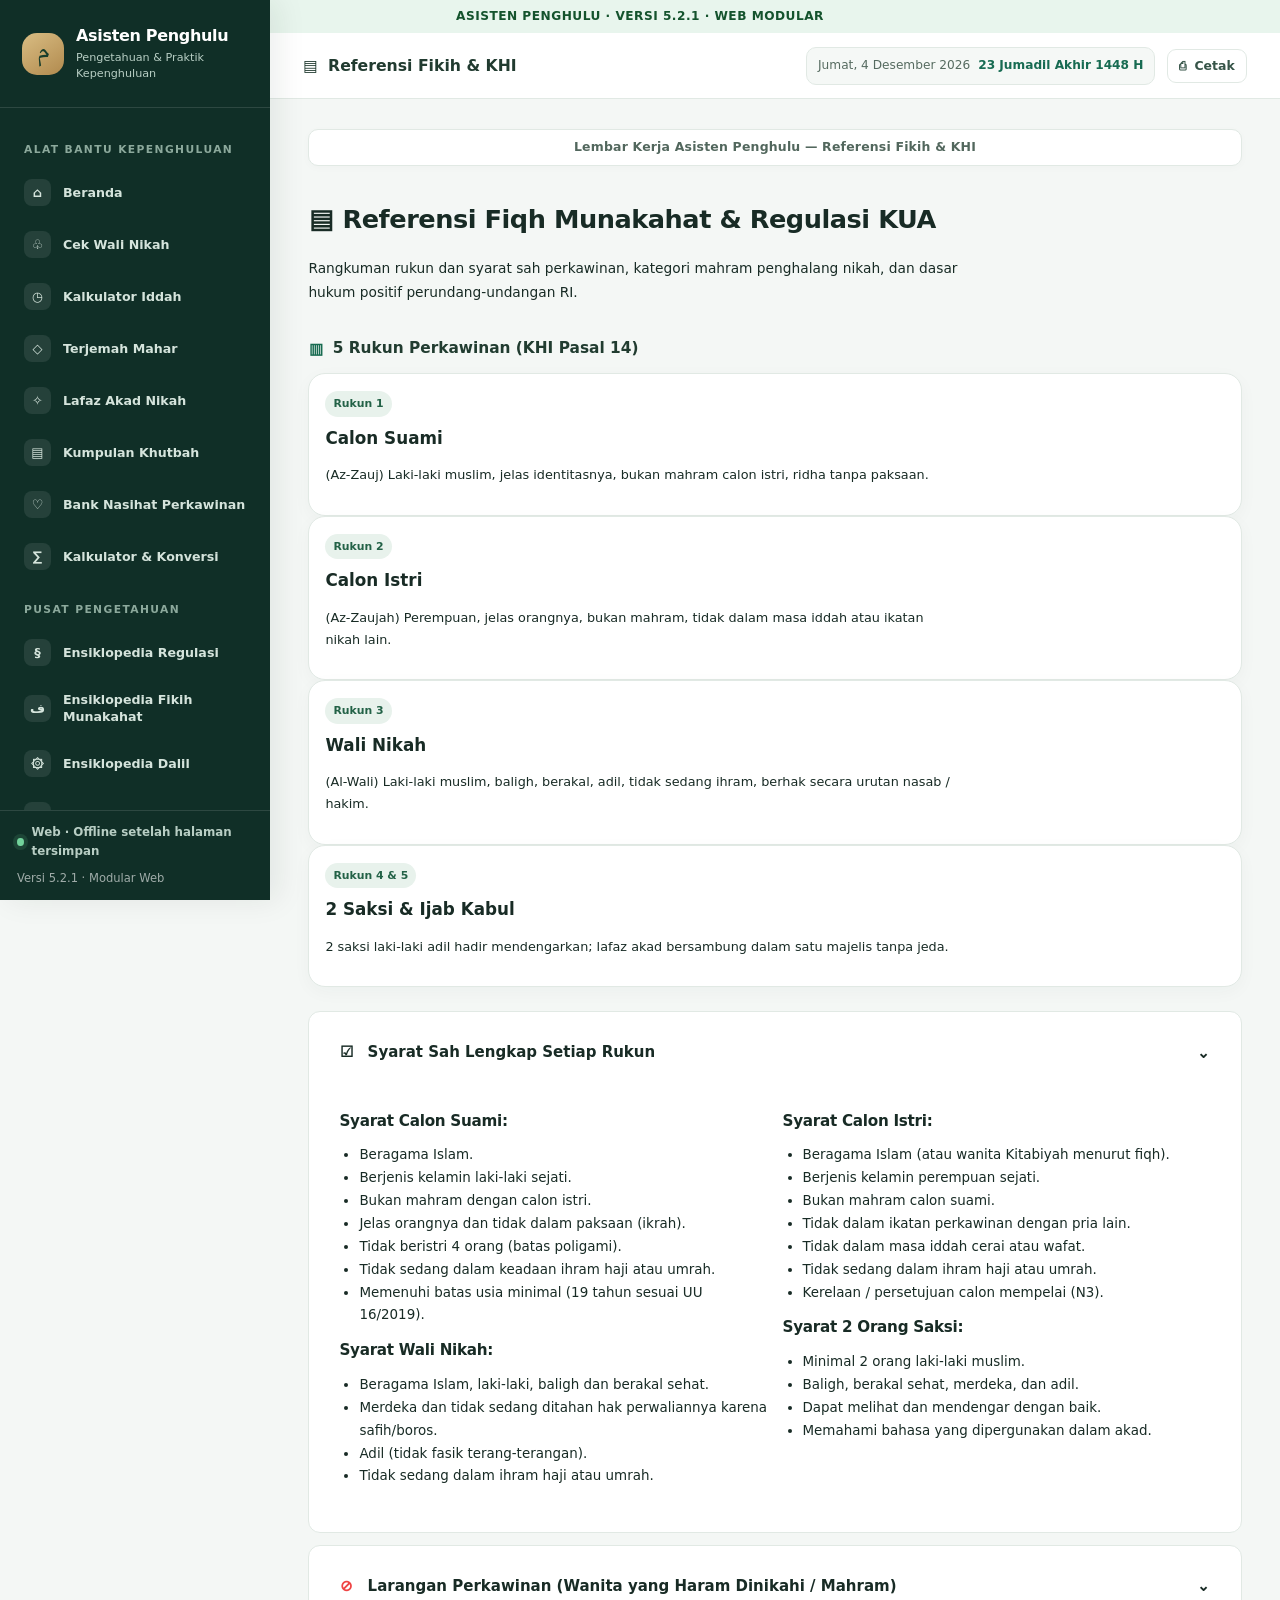
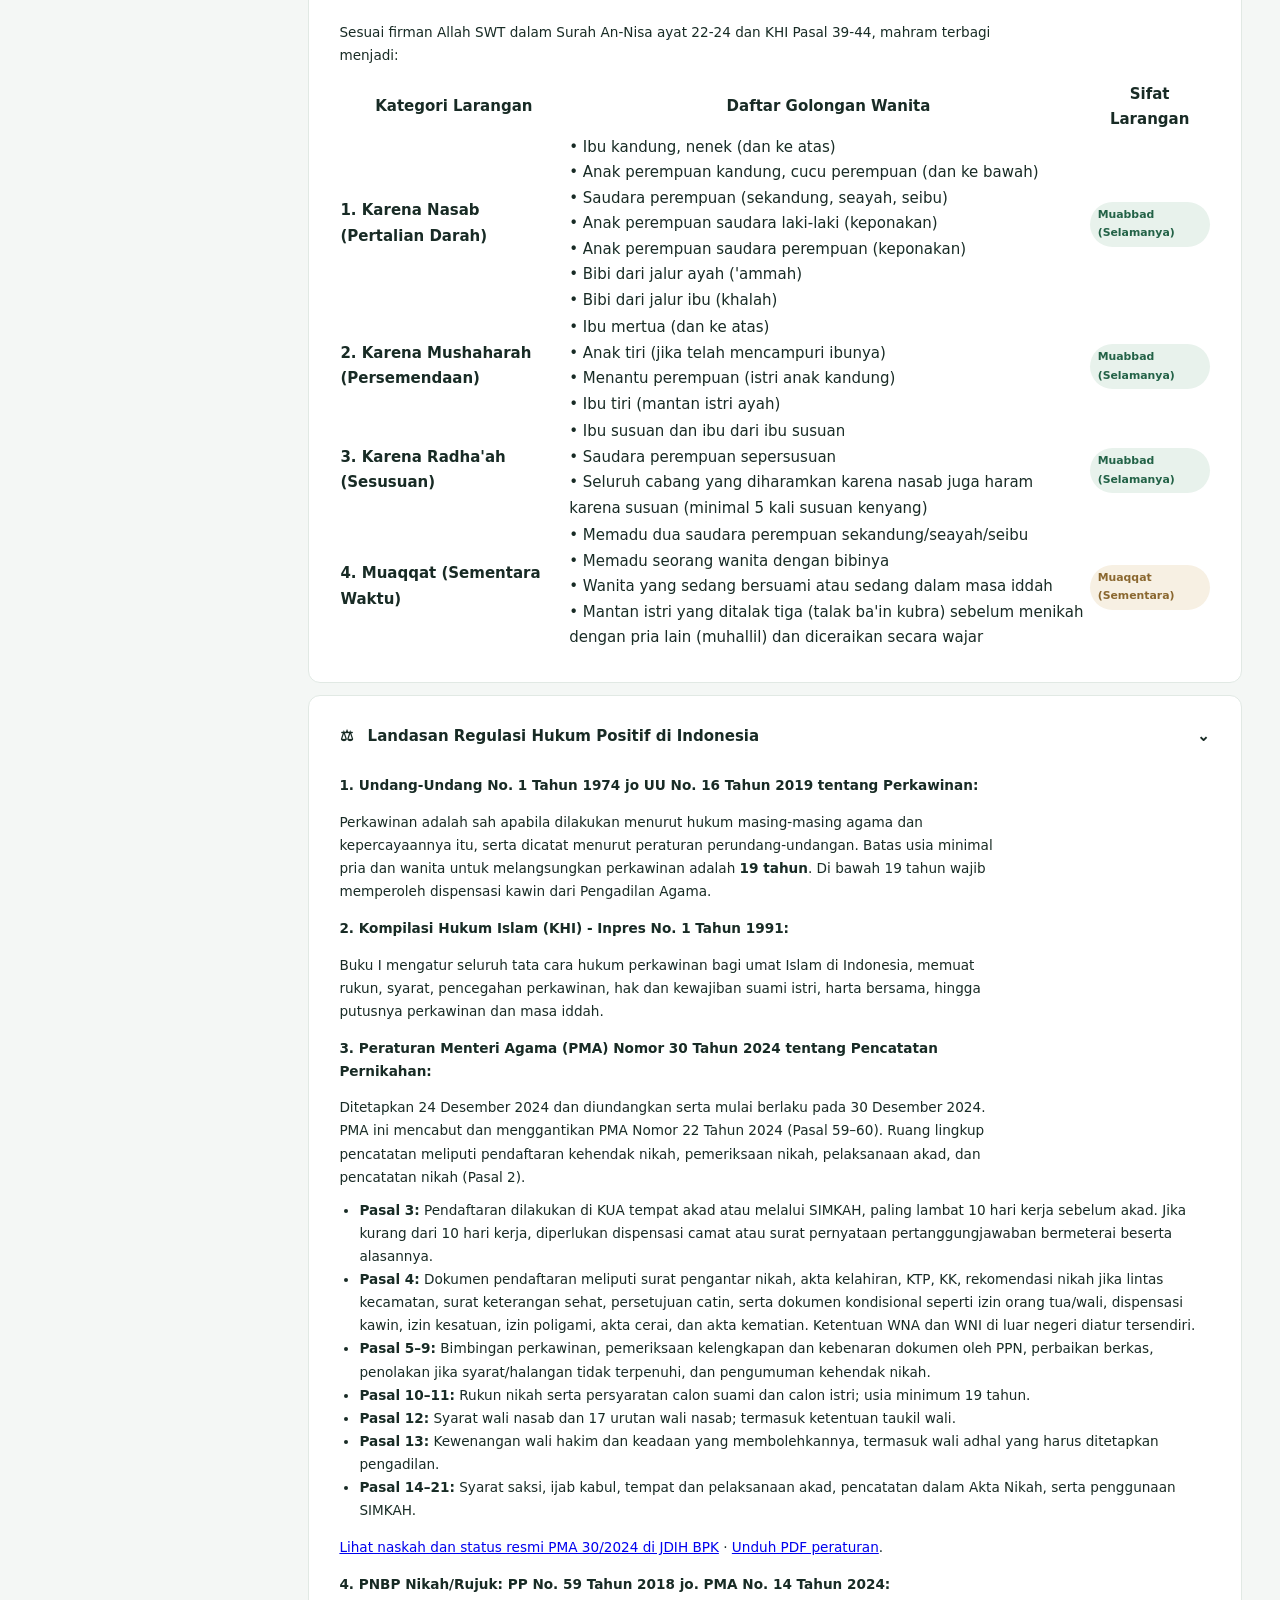
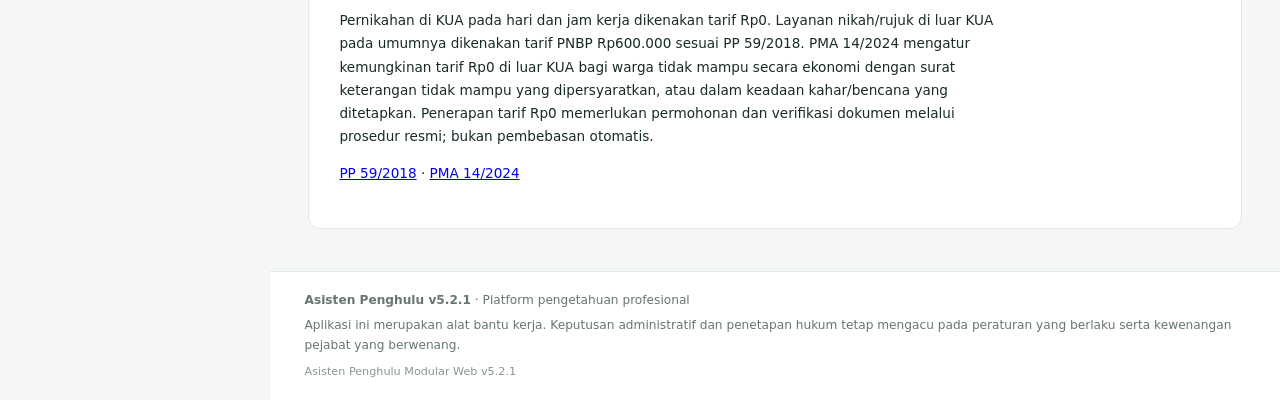
<file: pages/referensi.html>
<!doctype html>
<html lang="id">
<head>
<meta charset="utf-8">
<meta name="viewport" content="width=device-width,initial-scale=1">
<meta name="theme-color" content="#123e32">
<meta name="description" content="Asisten Penghulu — platform pengetahuan, referensi fikih, regulasi, dan alat bantu pembelajaran kepenghuluan.">
<title>Referensi Fikih & KHI | Asisten Penghulu</title>
<link rel="manifest" href="../manifest.webmanifest">
<link rel="icon" href="../assets/icons/icon.svg" type="image/svg+xml">
<link rel="stylesheet" href="../assets/css/app.css">
</head>
<body data-page="referensi">
<div class="version-strip">ASISTEN PENGHULU · VERSI 5.2.1 · WEB MODULAR</div>
<div class="sidebar-backdrop" id="sidebarBackdrop" onclick="toggleMobileSidebar()"></div>
<div class="app-layout">
<aside class="app-sidebar" id="appSidebar">
  <div class="sidebar-header">
    <div class="brand-icon"><span aria-hidden="true">م</span></div>
    <div><h1 class="brand-title">Asisten Penghulu</h1><p class="brand-subtitle">Pengetahuan &amp; Praktik Kepenghuluan</p></div>
  </div>
  <nav class="sidebar-nav">
<div class="nav-label">Alat Bantu Kepenghuluan</div>
<a class="nav-item" href="../index.html"><span class="nav-glyph">⌂</span><span>Beranda</span></a>
<a class="nav-item" href="../pages/wali.html"><span class="nav-glyph">♧</span><span>Cek Wali Nikah</span></a>
<a class="nav-item" href="../pages/iddah.html"><span class="nav-glyph">◷</span><span>Kalkulator Iddah</span></a>
<a class="nav-item" href="../pages/mahar.html"><span class="nav-glyph">◇</span><span>Terjemah Mahar</span></a>
<a class="nav-item" href="../pages/akad.html"><span class="nav-glyph">✧</span><span>Lafaz Akad Nikah</span></a>
<a class="nav-item" href="../pages/khutbah.html"><span class="nav-glyph">▤</span><span>Kumpulan Khutbah</span></a>
<a class="nav-item" href="../pages/nasihat.html"><span class="nav-glyph">♡</span><span>Bank Nasihat Perkawinan</span></a>
<a class="nav-item" href="../pages/konversi.html"><span class="nav-glyph">∑</span><span>Kalkulator & Konversi</span></a>
<div class="nav-label">Pusat Pengetahuan</div>
<a class="nav-item knowledge-nav" href="../pages/ensiklopedia.html?category=regulasi"><span class="nav-glyph">§</span><span>Ensiklopedia Regulasi</span></a>
<a class="nav-item knowledge-nav" href="../pages/ensiklopedia.html?category=fikih"><span class="nav-glyph">ف</span><span>Ensiklopedia Fikih Munakahat</span></a>
<a class="nav-item knowledge-nav" href="../pages/ensiklopedia.html?category=dalil"><span class="nav-glyph">۞</span><span>Ensiklopedia Dalil</span></a>
<a class="nav-item knowledge-nav" href="../pages/ensiklopedia.html?category=problematika"><span class="nav-glyph">⚖</span><span>Problematika Akad</span></a>
<a class="nav-item knowledge-nav" href="../pages/ensiklopedia.html?category=nasab-mahram"><span class="nav-glyph">∞</span><span>Ensiklopedia Nasab & Mahram</span></a>
<a class="nav-item active" href="../pages/referensi.html"><span class="nav-glyph">▤</span><span>Referensi Fikih &amp; KHI</span></a>
</nav>
  <div class="sidebar-footer">
    <div class="offline-badge"><span class="pulse-dot"></span><span>Web · Offline setelah halaman tersimpan</span></div>
    <div style="margin-top:8px;font-size:.72rem;color:rgba(255,255,255,.6)">Versi 5.2.1 · Modular Web</div>
  </div>
</aside>
<main class="app-main">
  <header class="app-header">
    <div class="header-left">
      <button aria-label="Buka Menu" class="mobile-toggle" onclick="toggleMobileSidebar()"><span aria-hidden="true">☰</span></button>
      <div class="page-title-badge" id="topPageTitle"><span aria-hidden="true">▤</span><span>Referensi Fikih & KHI</span></div>
    </div>
    <div class="header-right">
      <div class="date-badge"><span id="currentDateMasehi">Memuat...</span><span class="hijri" id="currentDateHijri">... H</span></div>
      <button class="btn-header-print no-print" onclick="window.print()" title="Cetak Halaman"><span>⎙</span><span>Cetak</span></button>
    </div>
  </header>
  <div class="content-area">
    <div class="print-header"><p style="font-size:.85rem;margin-top:4px">Lembar Kerja Asisten Penghulu — Referensi Fikih & KHI</p></div>
    <section class="app-section active" id="section-referensi">
<div class="card-header" style="border:none; padding:0; margin-bottom: 20px;">
<div>
<h2 style="font-family: var(--font-heading); color: var(--primary-dark); font-size: 1.5rem;">
<i class="fa-solid fa-book-quran" style="color: var(--gold);"></i> Referensi Fiqh Munakahat &amp; Regulasi KUA
              </h2>
<p style="font-size: 0.86rem; color: var(--text-muted);">
                Rangkuman rukun dan syarat sah perkawinan, kategori mahram penghalang nikah, dan dasar hukum positif perundang-undangan RI.
              </p>
</div>
</div>
<!-- Rukun Nikah Cards -->
<div class="card-title" style="margin-bottom: 14px;">
<i class="fa-solid fa-columns"></i>
<span>5 Rukun Perkawinan (KHI Pasal 14)</span>
</div>
<div class="grid-4" style="margin-bottom: 24px;">
<div class="card" style="padding: 16px; margin-bottom: 0;">
<span class="badge badge-primary">Rukun 1</span>
<div style="font-family: var(--font-heading); font-size: 1.05rem; font-weight: 700; margin: 8px 0 4px; color: var(--primary-dark);">Calon Suami</div>
<p style="font-size: 0.8rem; color: var(--text-muted);">(Az-Zauj) Laki-laki muslim, jelas identitasnya, bukan mahram calon istri, ridha tanpa paksaan.</p>
</div>
<div class="card" style="padding: 16px; margin-bottom: 0;">
<span class="badge badge-primary">Rukun 2</span>
<div style="font-family: var(--font-heading); font-size: 1.05rem; font-weight: 700; margin: 8px 0 4px; color: var(--primary-dark);">Calon Istri</div>
<p style="font-size: 0.8rem; color: var(--text-muted);">(Az-Zaujah) Perempuan, jelas orangnya, bukan mahram, tidak dalam masa iddah atau ikatan nikah lain.</p>
</div>
<div class="card" style="padding: 16px; margin-bottom: 0;">
<span class="badge badge-primary">Rukun 3</span>
<div style="font-family: var(--font-heading); font-size: 1.05rem; font-weight: 700; margin: 8px 0 4px; color: var(--primary-dark);">Wali Nikah</div>
<p style="font-size: 0.8rem; color: var(--text-muted);">(Al-Wali) Laki-laki muslim, baligh, berakal, adil, tidak sedang ihram, berhak secara urutan nasab / hakim.</p>
</div>
<div class="card" style="padding: 16px; margin-bottom: 0;">
<span class="badge badge-primary">Rukun 4 &amp; 5</span>
<div style="font-family: var(--font-heading); font-size: 1.05rem; font-weight: 700; margin: 8px 0 4px; color: var(--primary-dark);">2 Saksi &amp; Ijab Kabul</div>
<p style="font-size: 0.8rem; color: var(--text-muted);">2 saksi laki-laki adil hadir mendengarkan; lafaz akad bersambung dalam satu majelis tanpa jeda.</p>
</div>
</div>
<!-- Accordion of Legal References -->
<div class="ref-accordion-item open">
<div class="ref-accordion-header" onclick="toggleAccordion(this)">
<span><i class="fa-solid fa-list-check" style="color: var(--primary); margin-right: 8px;"></i> Syarat Sah Lengkap Setiap Rukun</span>
<i class="fa-solid fa-chevron-down chevron"></i>
</div>
<div class="ref-accordion-body">
<div class="grid-2" style="margin-top: 14px;">
<div>
<h4 style="color: var(--primary-dark); font-size: 0.95rem; margin-bottom: 6px;">Syarat Calon Suami:</h4>
<ul style="padding-left: 20px; font-size: 0.84rem;">
<li>Beragama Islam.</li>
<li>Berjenis kelamin laki-laki sejati.</li>
<li>Bukan mahram dengan calon istri.</li>
<li>Jelas orangnya dan tidak dalam paksaan (ikrah).</li>
<li>Tidak beristri 4 orang (batas poligami).</li>
<li>Tidak sedang dalam keadaan ihram haji atau umrah.</li>
<li>Memenuhi batas usia minimal (19 tahun sesuai UU 16/2019).</li>
</ul>
<h4 style="color: var(--primary-dark); font-size: 0.95rem; margin: 14px 0 6px;">Syarat Wali Nikah:</h4>
<ul style="padding-left: 20px; font-size: 0.84rem;">
<li>Beragama Islam, laki-laki, baligh dan berakal sehat.</li>
<li>Merdeka dan tidak sedang ditahan hak perwaliannya karena safih/boros.</li>
<li>Adil (tidak fasik terang-terangan).</li>
<li>Tidak sedang dalam ihram haji atau umrah.</li>
</ul>
</div>
<div>
<h4 style="color: var(--primary-dark); font-size: 0.95rem; margin-bottom: 6px;">Syarat Calon Istri:</h4>
<ul style="padding-left: 20px; font-size: 0.84rem;">
<li>Beragama Islam (atau wanita Kitabiyah menurut fiqh).</li>
<li>Berjenis kelamin perempuan sejati.</li>
<li>Bukan mahram calon suami.</li>
<li>Tidak dalam ikatan perkawinan dengan pria lain.</li>
<li>Tidak dalam masa iddah cerai atau wafat.</li>
<li>Tidak sedang dalam ihram haji atau umrah.</li>
<li>Kerelaan / persetujuan calon mempelai (N3).</li>
</ul>
<h4 style="color: var(--primary-dark); font-size: 0.95rem; margin: 14px 0 6px;">Syarat 2 Orang Saksi:</h4>
<ul style="padding-left: 20px; font-size: 0.84rem;">
<li>Minimal 2 orang laki-laki muslim.</li>
<li>Baligh, berakal sehat, merdeka, dan adil.</li>
<li>Dapat melihat dan mendengar dengan baik.</li>
<li>Memahami bahasa yang dipergunakan dalam akad.</li>
</ul>
</div>
</div>
</div>
</div>
<!-- Accordion 2: Mahram -->
<div class="ref-accordion-item">
<div class="ref-accordion-header" onclick="toggleAccordion(this)">
<span><i class="fa-solid fa-ban" style="color: #ef4444; margin-right: 8px;"></i> Larangan Perkawinan (Wanita yang Haram Dinikahi / Mahram)</span>
<i class="fa-solid fa-chevron-down chevron"></i>
</div>
<div class="ref-accordion-body">
<p style="font-size: 0.85rem; color: var(--text-muted); margin-top: 10px;">
                Sesuai firman Allah SWT dalam Surah An-Nisa ayat 22-24 dan KHI Pasal 39-44, mahram terbagi menjadi:
              </p>
<table class="mahram-table">
<thead>
<tr>
<th>Kategori Larangan</th>
<th>Daftar Golongan Wanita</th>
<th>Sifat Larangan</th>
</tr>
</thead>
<tbody>
<tr>
<td><strong>1. Karena Nasab (Pertalian Darah)</strong></td>
<td>
                      • Ibu kandung, nenek (dan ke atas)<br/>
                      • Anak perempuan kandung, cucu perempuan (dan ke bawah)<br/>
                      • Saudara perempuan (sekandung, seayah, seibu)<br/>
                      • Anak perempuan saudara laki-laki (keponakan)<br/>
                      • Anak perempuan saudara perempuan (keponakan)<br/>
                      • Bibi dari jalur ayah ('ammah)<br/>
                      • Bibi dari jalur ibu (khalah)
                    </td>
<td><span class="badge badge-primary">Muabbad (Selamanya)</span></td>
</tr>
<tr>
<td><strong>2. Karena Mushaharah (Persemendaan)</strong></td>
<td>
                      • Ibu mertua (dan ke atas)<br/>
                      • Anak tiri (jika telah mencampuri ibunya)<br/>
                      • Menantu perempuan (istri anak kandung)<br/>
                      • Ibu tiri (mantan istri ayah)
                    </td>
<td><span class="badge badge-primary">Muabbad (Selamanya)</span></td>
</tr>
<tr>
<td><strong>3. Karena Radha'ah (Sesusuan)</strong></td>
<td>
                      • Ibu susuan dan ibu dari ibu susuan<br/>
                      • Saudara perempuan sepersusuan<br/>
                      • Seluruh cabang yang diharamkan karena nasab juga haram karena susuan (minimal 5 kali susuan kenyang)
                    </td>
<td><span class="badge badge-primary">Muabbad (Selamanya)</span></td>
</tr>
<tr>
<td><strong>4. Muaqqat (Sementara Waktu)</strong></td>
<td>
                      • Memadu dua saudara perempuan sekandung/seayah/seibu<br/>
                      • Memadu seorang wanita dengan bibinya<br/>
                      • Wanita yang sedang bersuami atau sedang dalam masa iddah<br/>
                      • Mantan istri yang ditalak tiga (talak ba'in kubra) sebelum menikah dengan pria lain (muhallil) dan diceraikan secara wajar
                    </td>
<td><span class="badge badge-gold">Muaqqat (Sementara)</span></td>
</tr>
</tbody>
</table>
</div>
</div>
<!-- Accordion 3: Dasar Regulasi Positif -->
<div class="ref-accordion-item">
<div class="ref-accordion-header" onclick="toggleAccordion(this)">
<span><i class="fa-solid fa-scale-balanced" style="color: var(--gold); margin-right: 8px;"></i> Landasan Regulasi Hukum Positif di Indonesia</span>
<i class="fa-solid fa-chevron-down chevron"></i>
</div>
<div class="ref-accordion-body">
<div style="margin-top: 10px; font-size: 0.85rem; line-height: 1.7;">
<p><strong>1. Undang-Undang No. 1 Tahun 1974 jo UU No. 16 Tahun 2019 tentang Perkawinan:</strong></p>
<p style="color: var(--text-muted); margin-bottom: 10px;">
                  Perkawinan adalah sah apabila dilakukan menurut hukum masing-masing agama dan kepercayaannya itu, serta dicatat menurut peraturan perundang-undangan. Batas usia minimal pria dan wanita untuk melangsungkan perkawinan adalah <strong>19 tahun</strong>. Di bawah 19 tahun wajib memperoleh dispensasi kawin dari Pengadilan Agama.
                </p>
<p><strong>2. Kompilasi Hukum Islam (KHI) - Inpres No. 1 Tahun 1991:</strong></p>
<p style="color: var(--text-muted); margin-bottom: 10px;">
                  Buku I mengatur seluruh tata cara hukum perkawinan bagi umat Islam di Indonesia, memuat rukun, syarat, pencegahan perkawinan, hak dan kewajiban suami istri, harta bersama, hingga putusnya perkawinan dan masa iddah.
                </p>
<p><strong>3. Peraturan Menteri Agama (PMA) Nomor 30 Tahun 2024 tentang Pencatatan Pernikahan:</strong></p>
<p style="color: var(--text-muted); margin-bottom: 10px;">
                  Ditetapkan 24 Desember 2024 dan diundangkan serta mulai berlaku pada 30 Desember 2024. PMA ini mencabut dan menggantikan PMA Nomor 22 Tahun 2024 (Pasal 59–60). Ruang lingkup pencatatan meliputi pendaftaran kehendak nikah, pemeriksaan nikah, pelaksanaan akad, dan pencatatan nikah (Pasal 2).
                </p>
<ul style="color: var(--text-muted); padding-left:20px; margin:0 0 10px;">
<li><strong>Pasal 3:</strong> Pendaftaran dilakukan di KUA tempat akad atau melalui SIMKAH, paling lambat 10 hari kerja sebelum akad. Jika kurang dari 10 hari kerja, diperlukan dispensasi camat atau surat pernyataan pertanggungjawaban bermeterai beserta alasannya.</li>
<li><strong>Pasal 4:</strong> Dokumen pendaftaran meliputi surat pengantar nikah, akta kelahiran, KTP, KK, rekomendasi nikah jika lintas kecamatan, surat keterangan sehat, persetujuan catin, serta dokumen kondisional seperti izin orang tua/wali, dispensasi kawin, izin kesatuan, izin poligami, akta cerai, dan akta kematian. Ketentuan WNA dan WNI di luar negeri diatur tersendiri.</li>
<li><strong>Pasal 5–9:</strong> Bimbingan perkawinan, pemeriksaan kelengkapan dan kebenaran dokumen oleh PPN, perbaikan berkas, penolakan jika syarat/halangan tidak terpenuhi, dan pengumuman kehendak nikah.</li>
<li><strong>Pasal 10–11:</strong> Rukun nikah serta persyaratan calon suami dan calon istri; usia minimum 19 tahun.</li>
<li><strong>Pasal 12:</strong> Syarat wali nasab dan 17 urutan wali nasab; termasuk ketentuan taukil wali.</li>
<li><strong>Pasal 13:</strong> Kewenangan wali hakim dan keadaan yang membolehkannya, termasuk wali adhal yang harus ditetapkan pengadilan.</li>
<li><strong>Pasal 14–21:</strong> Syarat saksi, ijab kabul, tempat dan pelaksanaan akad, pencatatan dalam Akta Nikah, serta penggunaan SIMKAH.</li>
</ul>
<p style="margin-bottom:10px;"><a href="https://peraturan.bpk.go.id/Details/321787/peraturan-menag-no-30-tahun-2024" rel="noopener" target="_blank">Lihat naskah dan status resmi PMA 30/2024 di JDIH BPK</a> · <a href="https://peraturan.bpk.go.id/Download/383544/Permenag%20Nomor%2030%20Tahun%202024.pdf" rel="noopener" target="_blank">Unduh PDF peraturan</a>.</p>
<p><strong>4. PNBP Nikah/Rujuk: PP No. 59 Tahun 2018 jo. PMA No. 14 Tahun 2024:</strong></p>
<p style="color: var(--text-muted);">Pernikahan di KUA pada hari dan jam kerja dikenakan tarif Rp0. Layanan nikah/rujuk di luar KUA pada umumnya dikenakan tarif PNBP Rp600.000 sesuai PP 59/2018. PMA 14/2024 mengatur kemungkinan tarif Rp0 di luar KUA bagi warga tidak mampu secara ekonomi dengan surat keterangan tidak mampu yang dipersyaratkan, atau dalam keadaan kahar/bencana yang ditetapkan. Penerapan tarif Rp0 memerlukan permohonan dan verifikasi dokumen melalui prosedur resmi; bukan pembebasan otomatis.</p>
<p><a href="https://peraturan.bpk.go.id/Details/99855/pp-no-59-tahun-2018" target="_blank" rel="noopener">PP 59/2018</a> · <a href="https://peraturan.bpk.go.id/Details/304169/peraturan-menag-no-14-tahun-2024" target="_blank" rel="noopener">PMA 14/2024</a></p>
</div>
</div>
</div>
</section>
  </div>
  <footer class="app-footer">
    <div><strong>Asisten Penghulu v5.2.1</strong> · Platform pengetahuan profesional</div>
    <div class="footer-disclaimer">Aplikasi ini merupakan alat bantu kerja. Keputusan administratif dan penetapan hukum tetap mengacu pada peraturan yang berlaku serta kewenangan pejabat yang berwenang.</div>
    <div class="footer-v4">Asisten Penghulu Modular Web v5.2.1</div>
  </footer>
</main>
</div>
<div id="toast-notification"><span aria-hidden="true">✓</span><span id="toast-message">Teks berhasil disalin.</span></div>
<script src="../assets/js/app-core.js"></script>
<script src="../assets/js/pwa.js"></script>
</body>
</html>
</file>
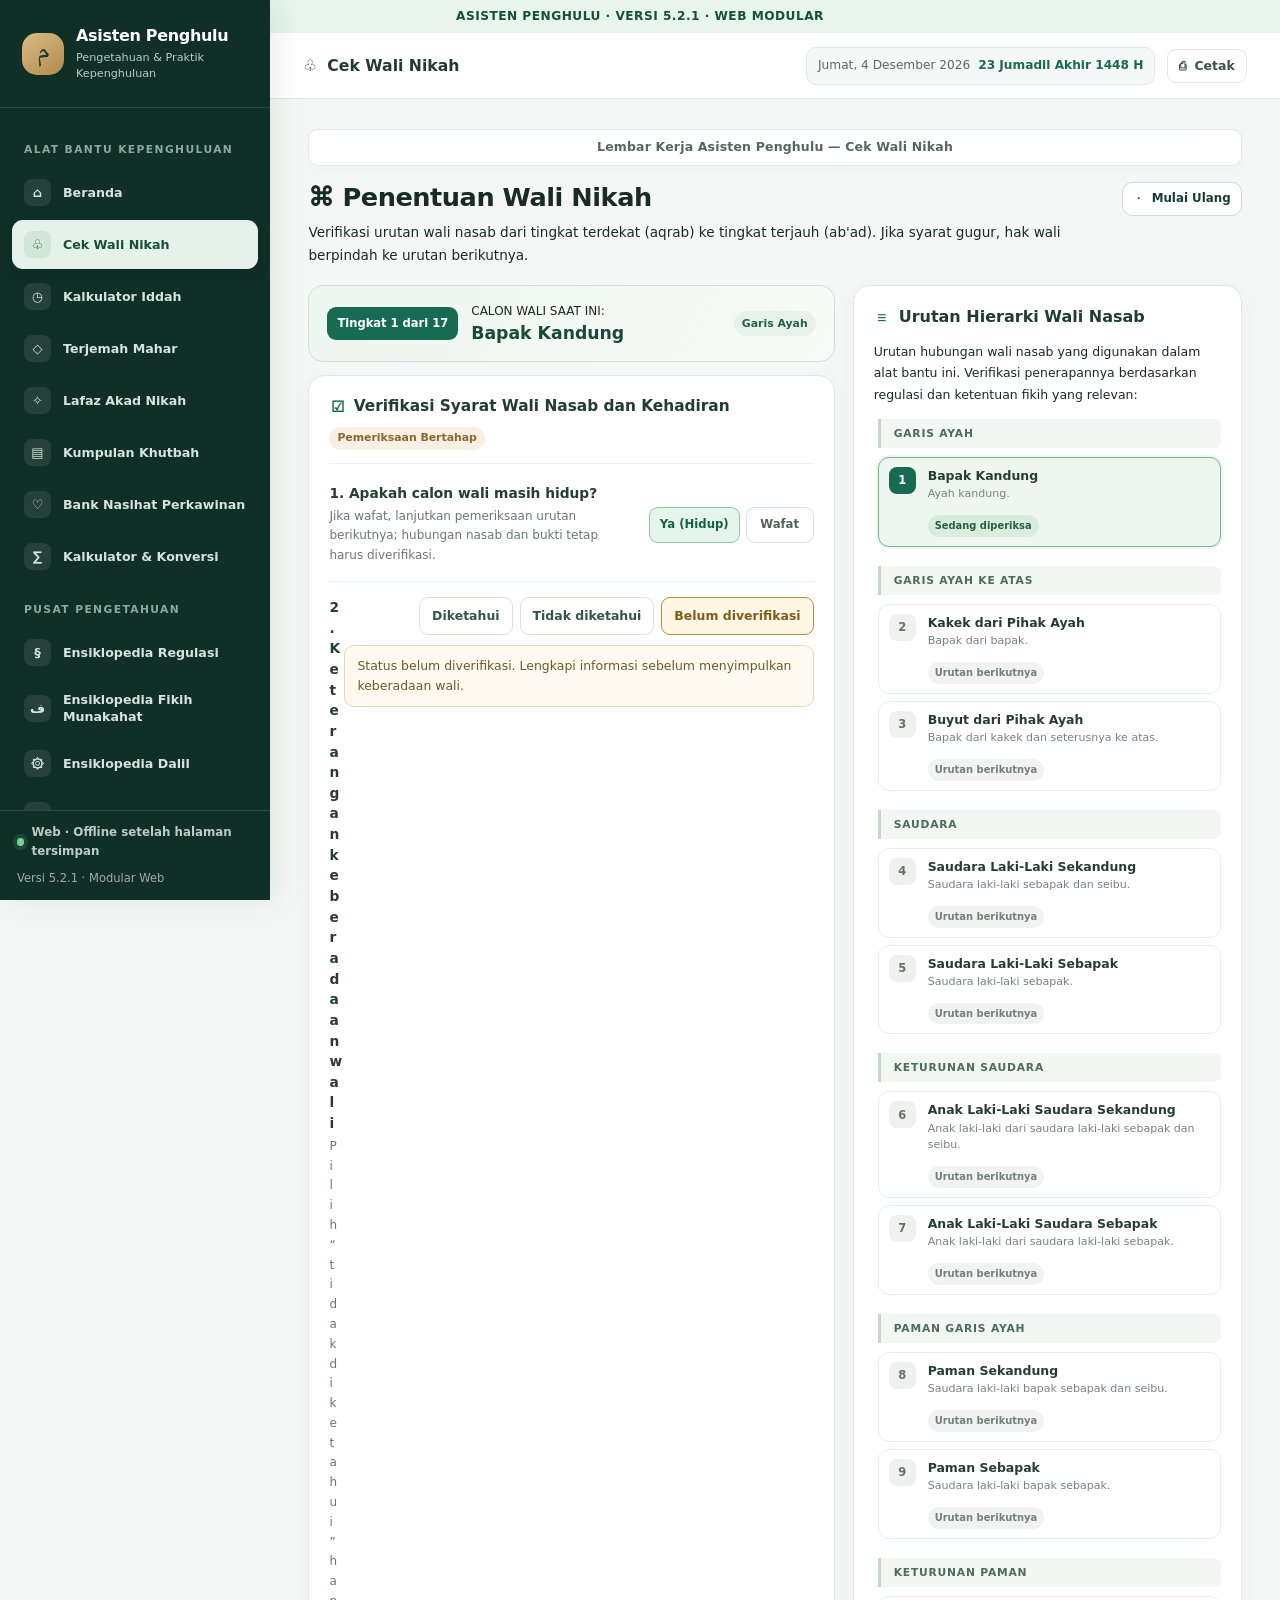
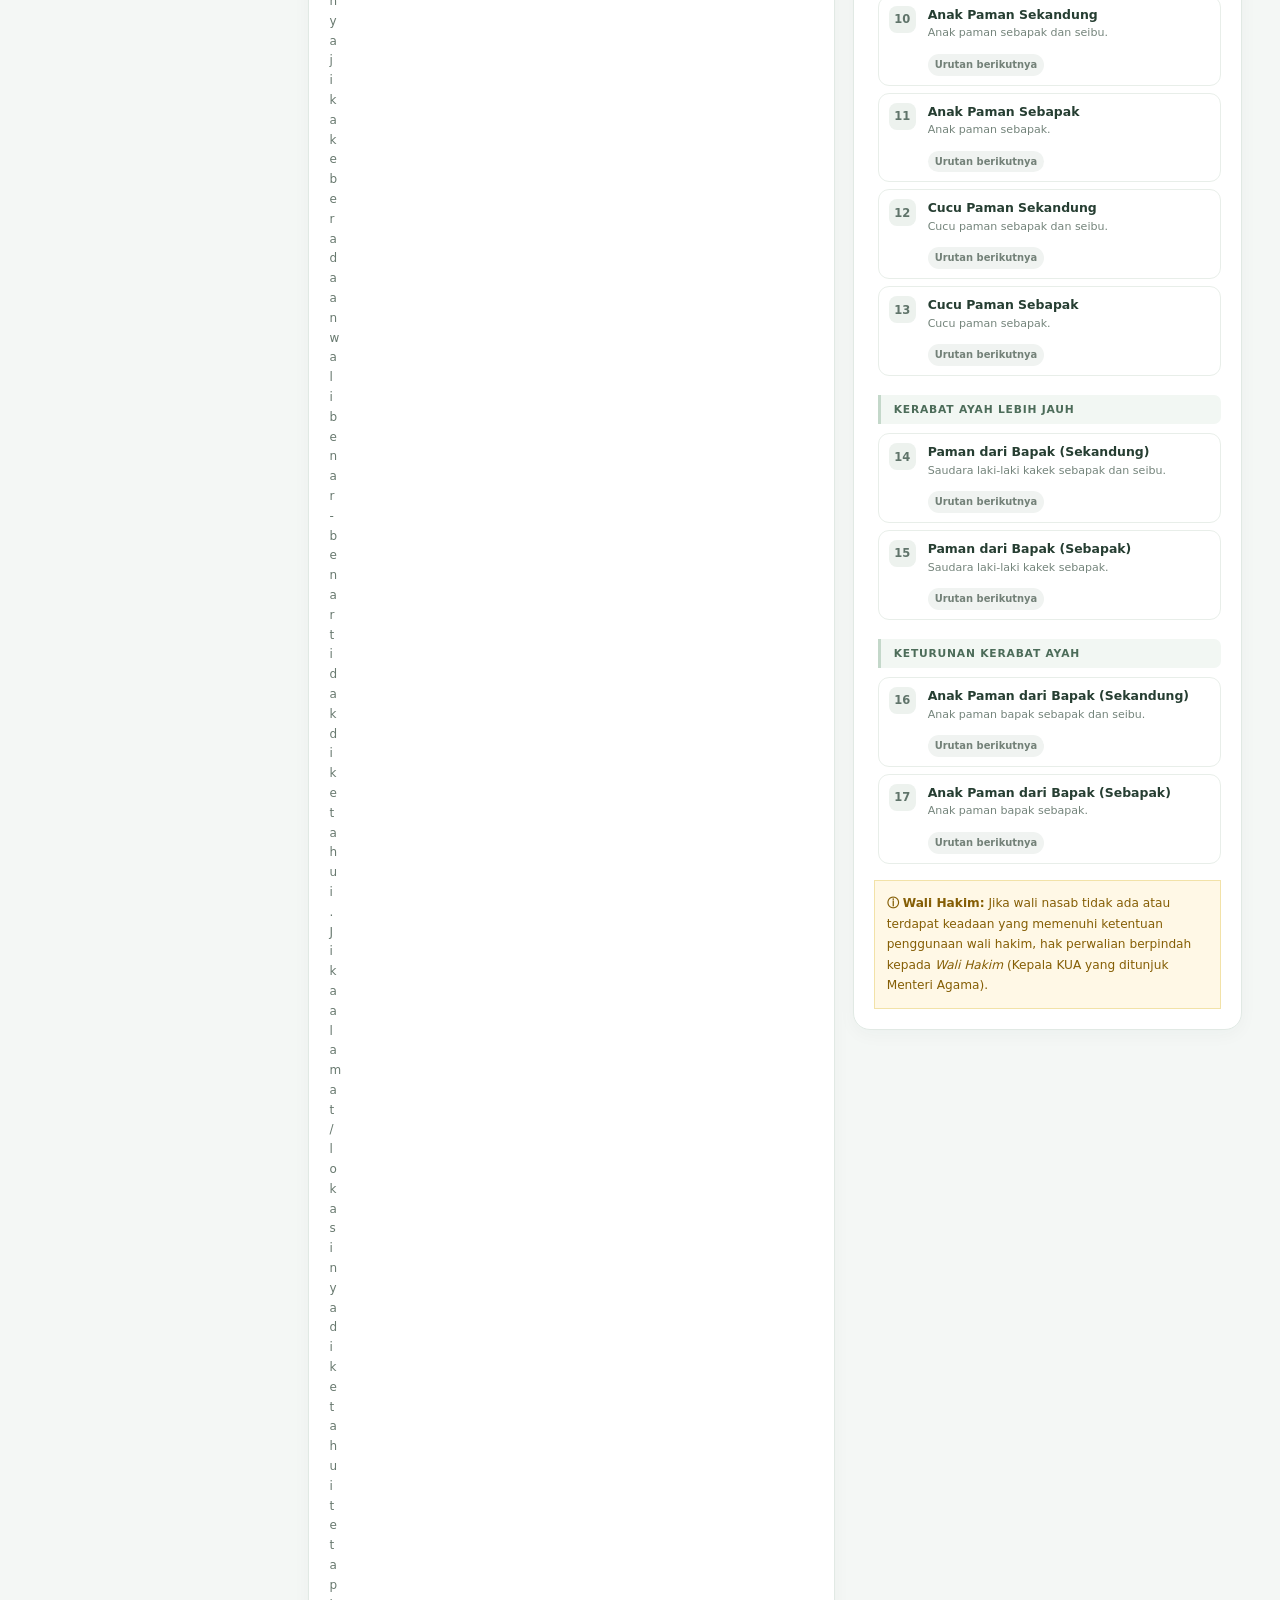
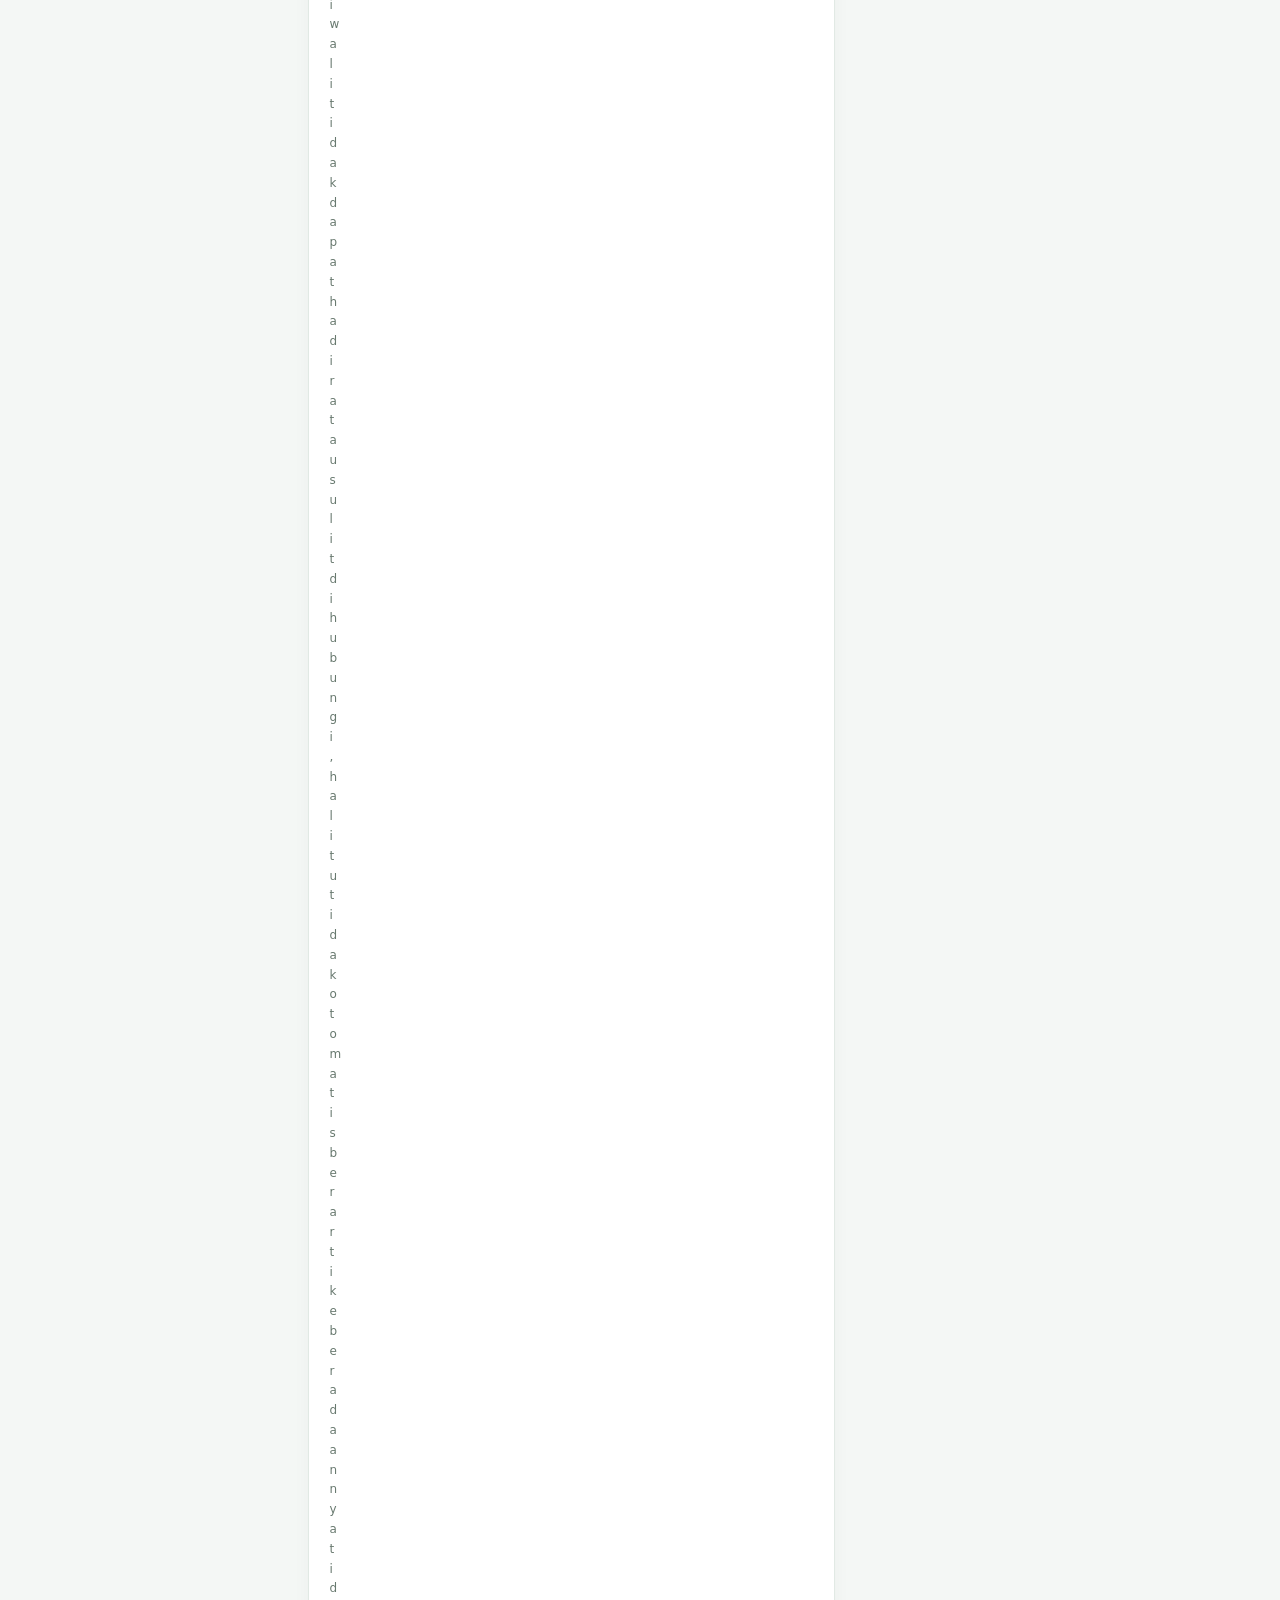
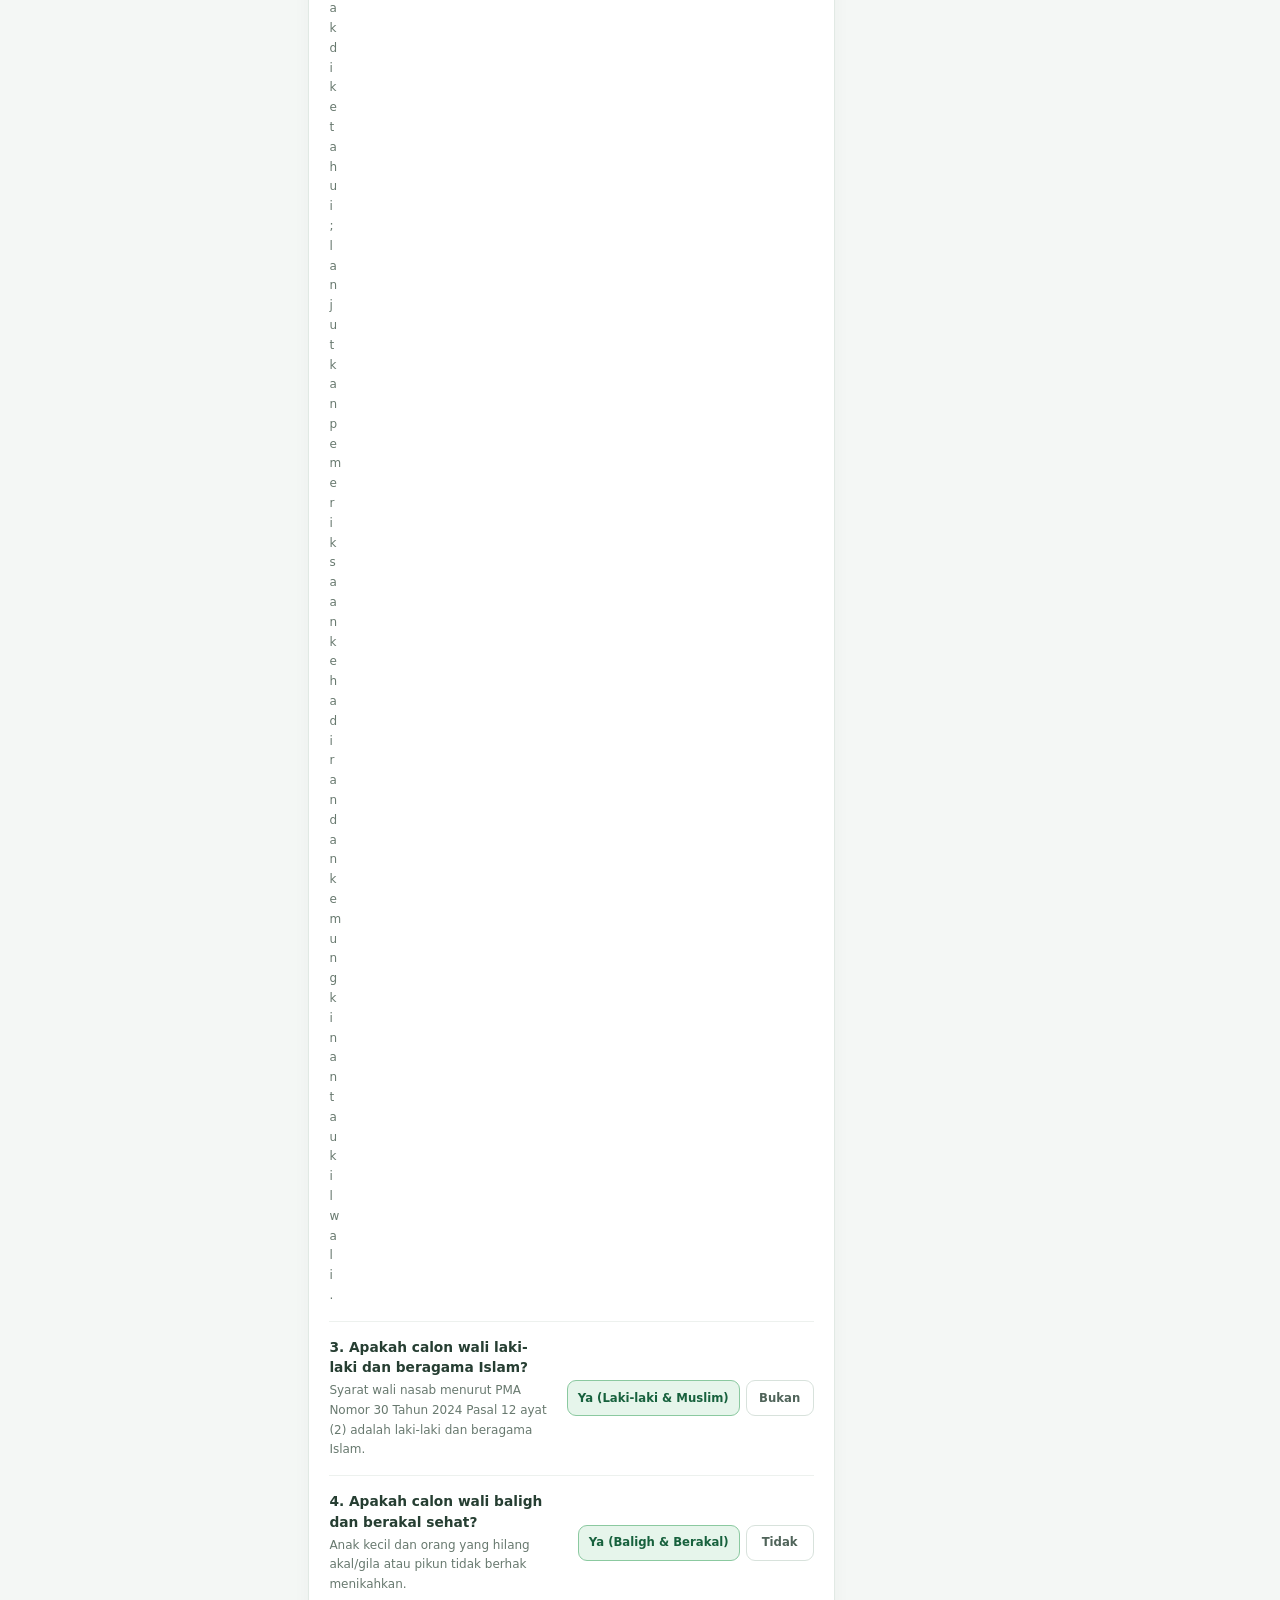
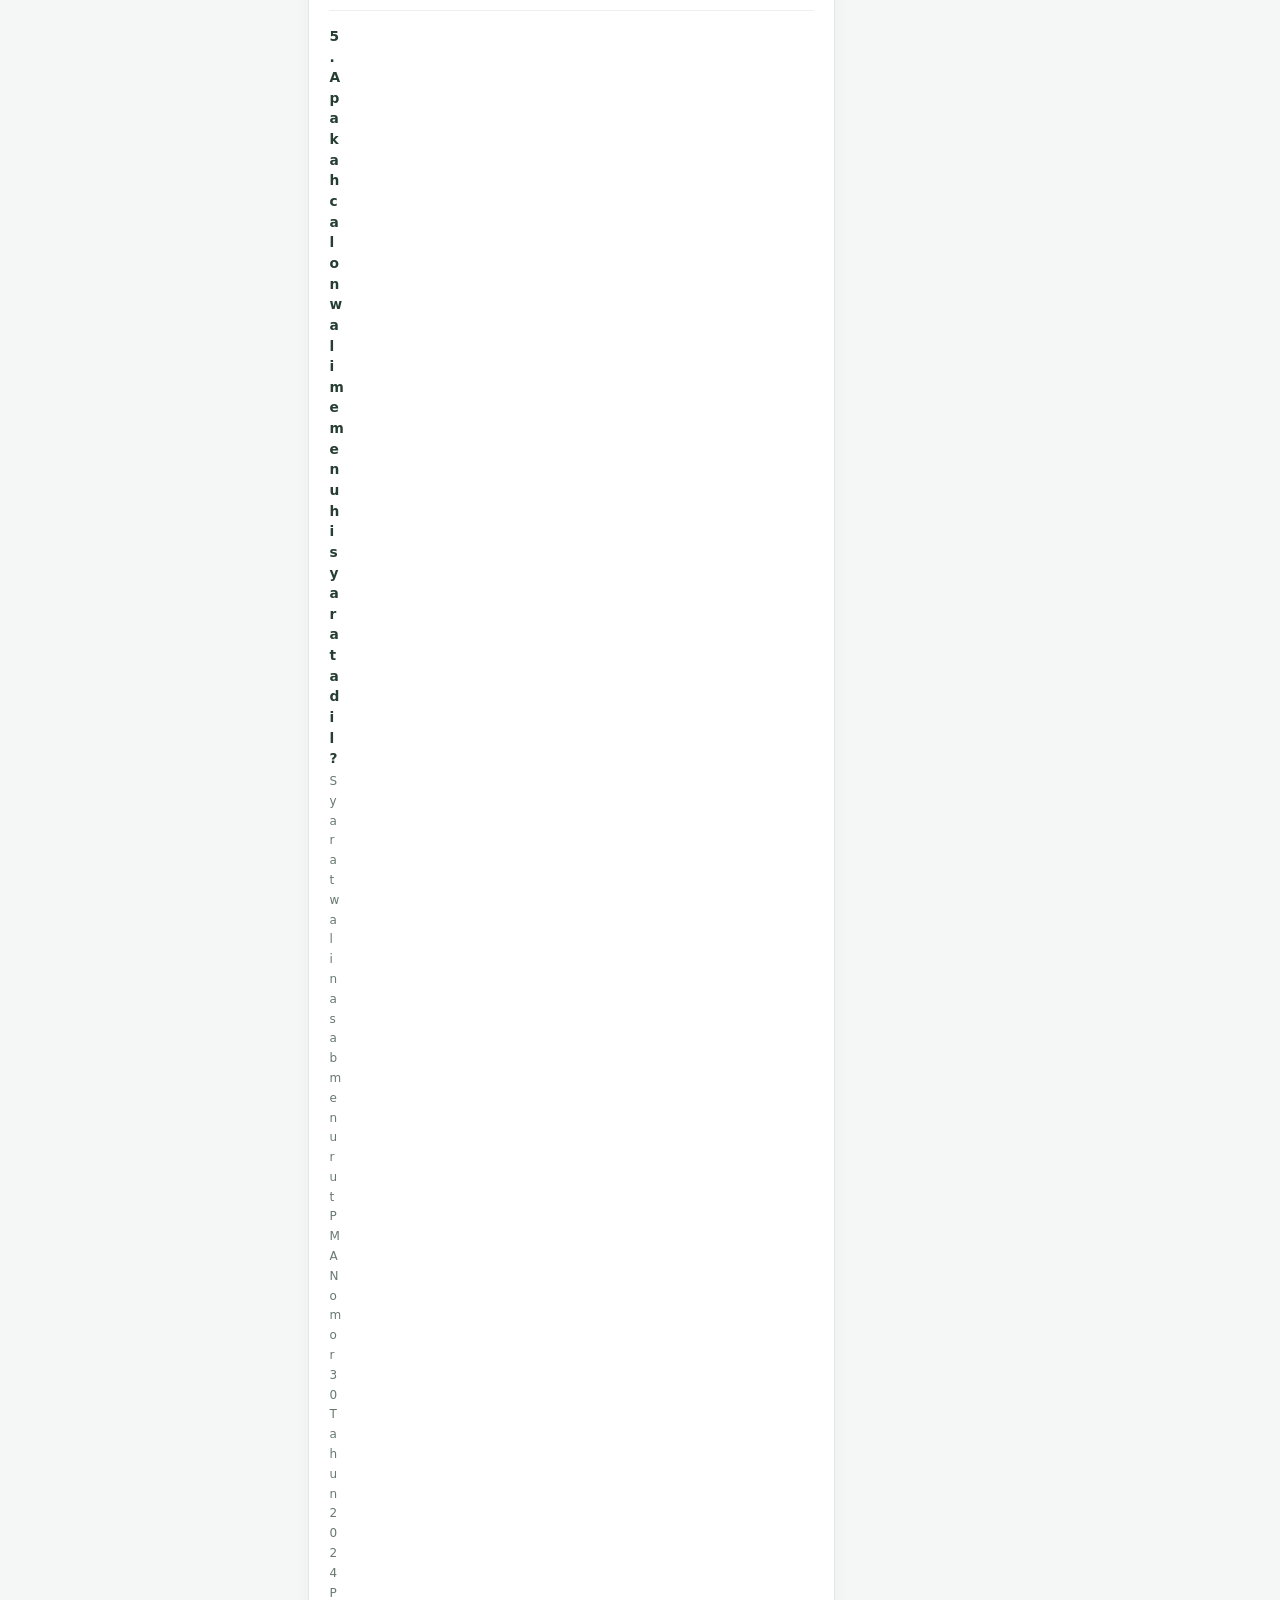
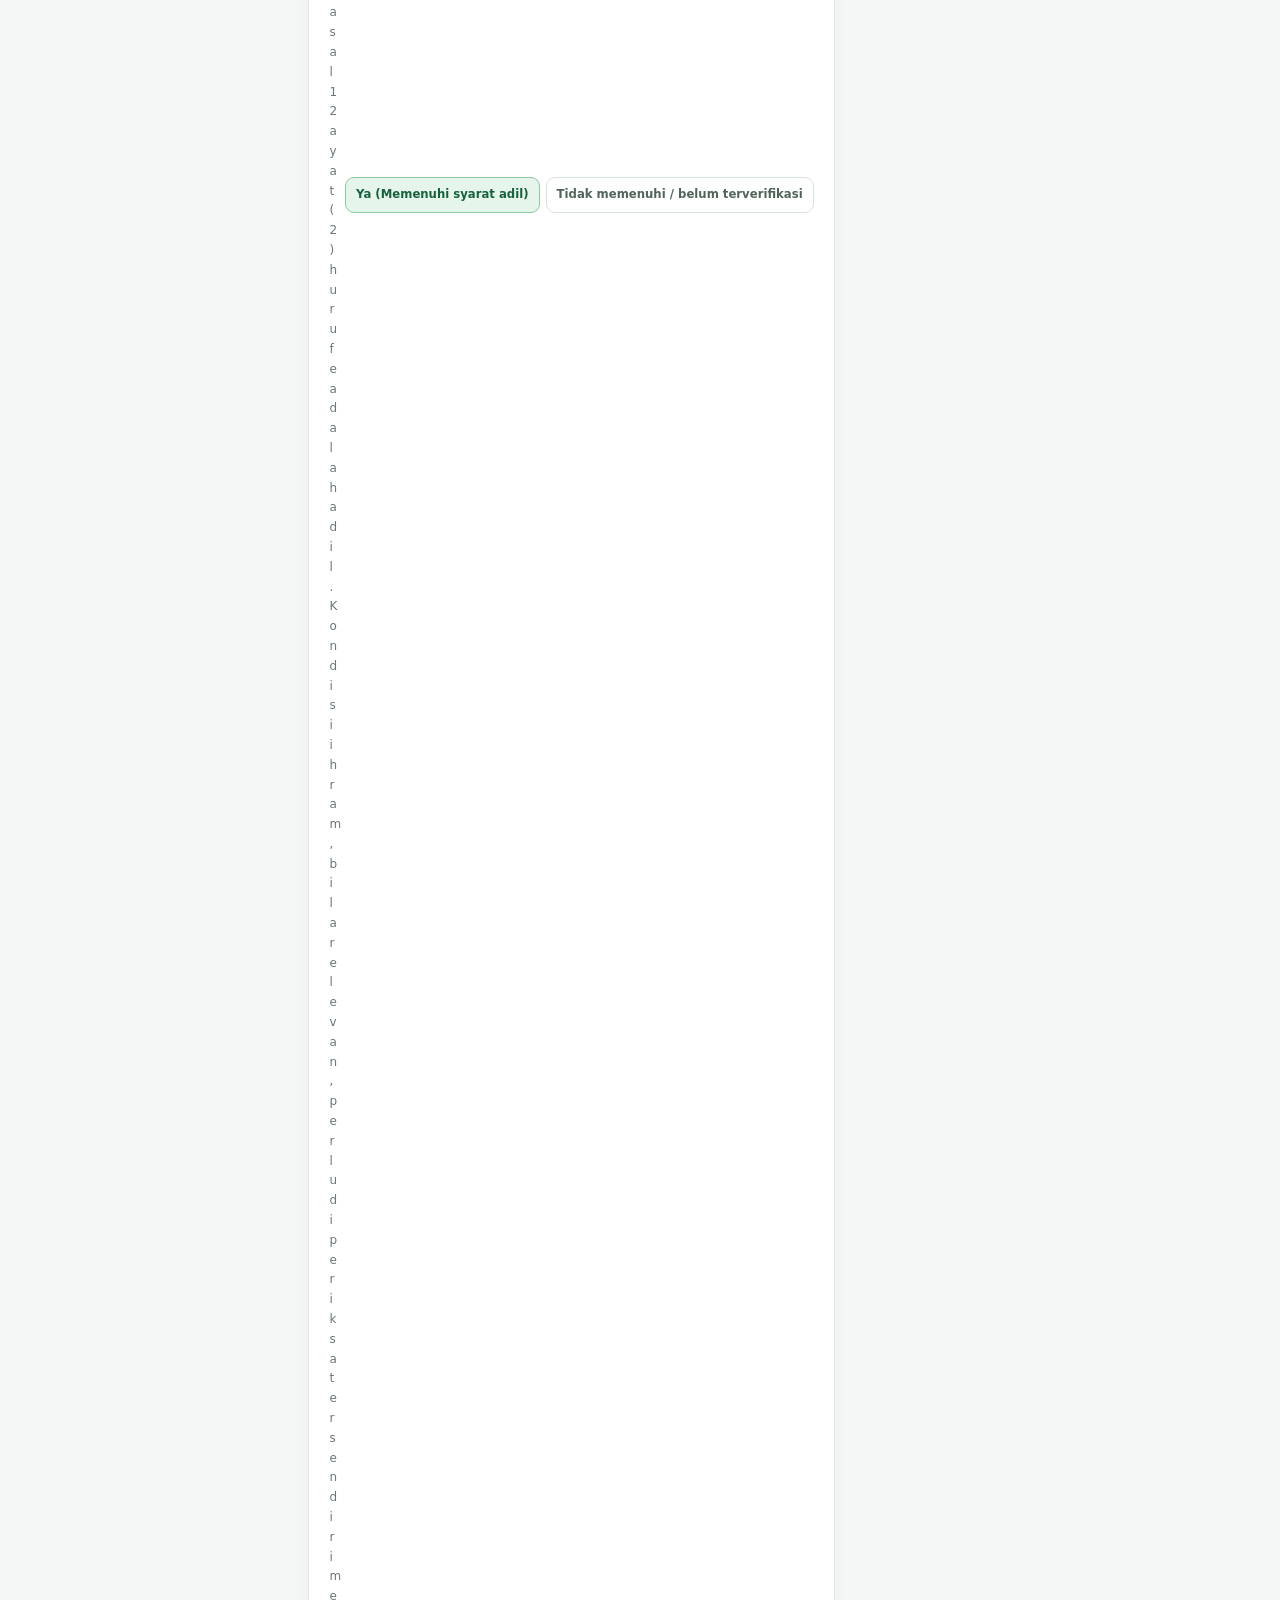
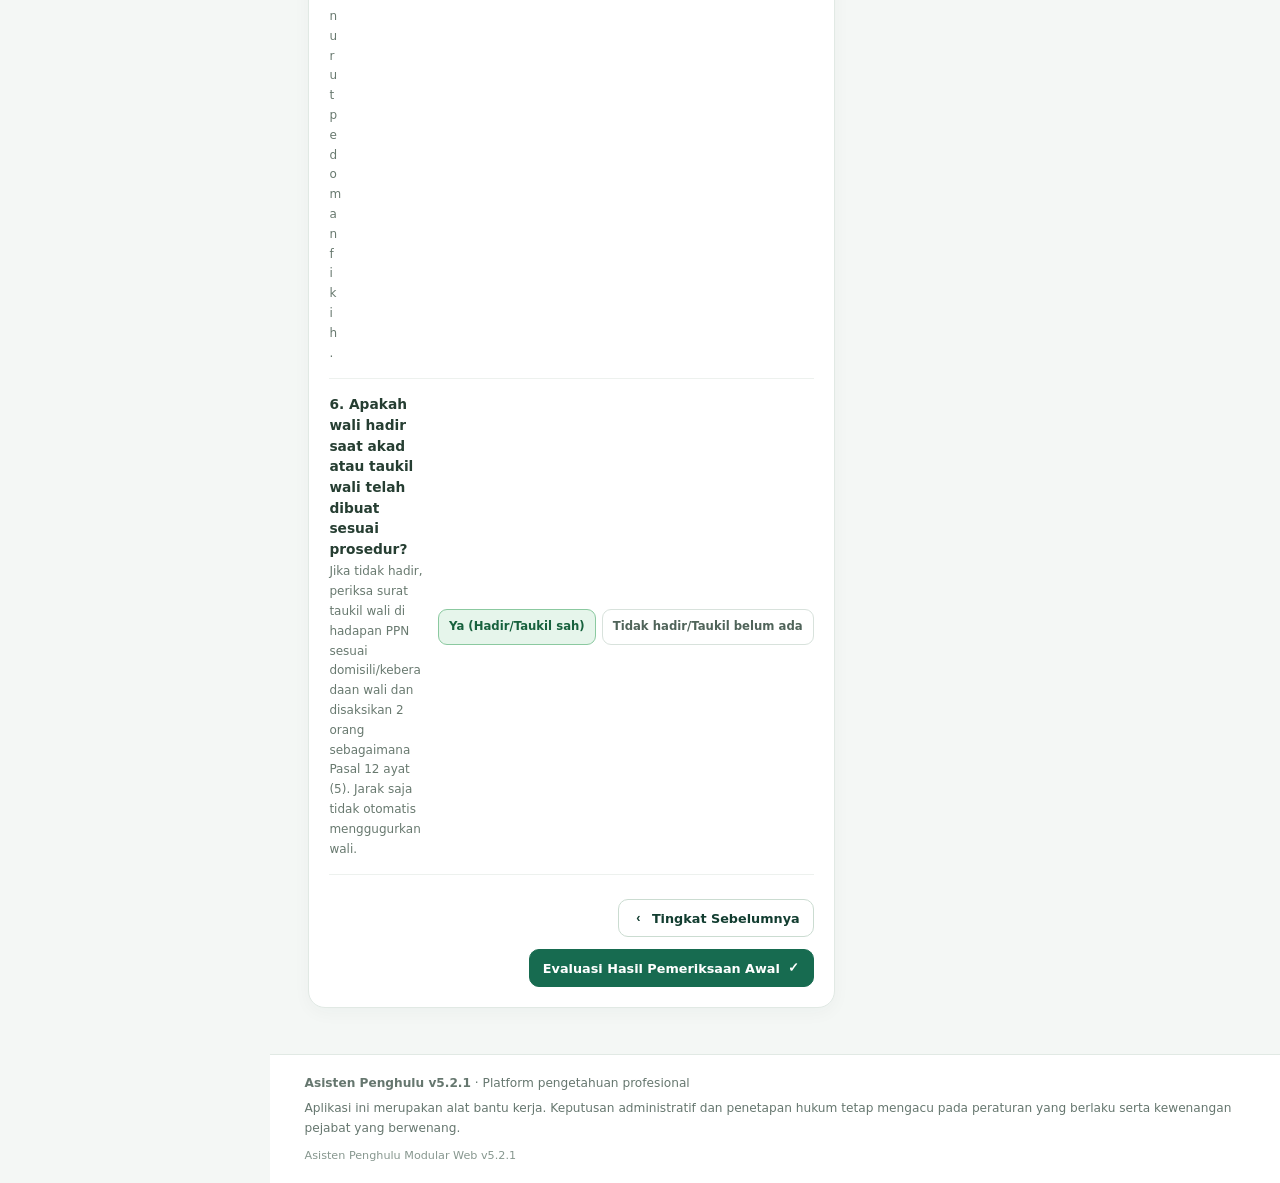
<file: pages/wali.html>
<!doctype html>
<html lang="id">
<head>
<meta charset="utf-8">
<meta name="viewport" content="width=device-width,initial-scale=1">
<meta name="theme-color" content="#123e32">
<meta name="description" content="Asisten Penghulu — platform pengetahuan, referensi fikih, regulasi, dan alat bantu pembelajaran kepenghuluan.">
<title>Cek Wali Nikah | Asisten Penghulu</title>
<link rel="manifest" href="../manifest.webmanifest">
<link rel="icon" href="../assets/icons/icon.svg" type="image/svg+xml">
<link rel="stylesheet" href="../assets/css/app.css"><link rel="stylesheet" href="../assets/css/modules/wali.css">
</head>
<body data-page="wali">
<div class="version-strip">ASISTEN PENGHULU · VERSI 5.2.1 · WEB MODULAR</div>
<div class="sidebar-backdrop" id="sidebarBackdrop" onclick="toggleMobileSidebar()"></div>
<div class="app-layout">
<aside class="app-sidebar" id="appSidebar">
  <div class="sidebar-header">
    <div class="brand-icon"><span aria-hidden="true">م</span></div>
    <div><h1 class="brand-title">Asisten Penghulu</h1><p class="brand-subtitle">Pengetahuan &amp; Praktik Kepenghuluan</p></div>
  </div>
  <nav class="sidebar-nav">
<div class="nav-label">Alat Bantu Kepenghuluan</div>
<a class="nav-item" href="../index.html"><span class="nav-glyph">⌂</span><span>Beranda</span></a>
<a class="nav-item active" href="../pages/wali.html" aria-current="page"><span class="nav-glyph">♧</span><span>Cek Wali Nikah</span></a>
<a class="nav-item" href="../pages/iddah.html"><span class="nav-glyph">◷</span><span>Kalkulator Iddah</span></a>
<a class="nav-item" href="../pages/mahar.html"><span class="nav-glyph">◇</span><span>Terjemah Mahar</span></a>
<a class="nav-item" href="../pages/akad.html"><span class="nav-glyph">✧</span><span>Lafaz Akad Nikah</span></a>
<a class="nav-item" href="../pages/khutbah.html"><span class="nav-glyph">▤</span><span>Kumpulan Khutbah</span></a>
<a class="nav-item" href="../pages/nasihat.html"><span class="nav-glyph">♡</span><span>Bank Nasihat Perkawinan</span></a>
<a class="nav-item" href="../pages/konversi.html"><span class="nav-glyph">∑</span><span>Kalkulator & Konversi</span></a>
<div class="nav-label">Pusat Pengetahuan</div>
<a class="nav-item knowledge-nav" href="../pages/ensiklopedia.html?category=regulasi"><span class="nav-glyph">§</span><span>Ensiklopedia Regulasi</span></a>
<a class="nav-item knowledge-nav" href="../pages/ensiklopedia.html?category=fikih"><span class="nav-glyph">ف</span><span>Ensiklopedia Fikih Munakahat</span></a>
<a class="nav-item knowledge-nav" href="../pages/ensiklopedia.html?category=dalil"><span class="nav-glyph">۞</span><span>Ensiklopedia Dalil</span></a>
<a class="nav-item knowledge-nav" href="../pages/ensiklopedia.html?category=problematika"><span class="nav-glyph">⚖</span><span>Problematika Akad</span></a>
<a class="nav-item knowledge-nav" href="../pages/ensiklopedia.html?category=nasab-mahram"><span class="nav-glyph">∞</span><span>Ensiklopedia Nasab & Mahram</span></a>
<a class="nav-item" href="../pages/referensi.html"><span class="nav-glyph">▤</span><span>Referensi Fikih &amp; KHI</span></a>
</nav>
  <div class="sidebar-footer">
    <div class="offline-badge"><span class="pulse-dot"></span><span>Web · Offline setelah halaman tersimpan</span></div>
    <div style="margin-top:8px;font-size:.72rem;color:rgba(255,255,255,.6)">Versi 5.2.1 · Modular Web</div>
  </div>
</aside>
<main class="app-main">
  <header class="app-header">
    <div class="header-left">
      <button aria-label="Buka Menu" class="mobile-toggle" onclick="toggleMobileSidebar()"><span aria-hidden="true">☰</span></button>
      <div class="page-title-badge" id="topPageTitle"><span aria-hidden="true">♧</span><span>Cek Wali Nikah</span></div>
    </div>
    <div class="header-right">
      <div class="date-badge"><span id="currentDateMasehi">Memuat...</span><span class="hijri" id="currentDateHijri">... H</span></div>
      <button class="btn-header-print no-print" onclick="window.print()" title="Cetak Halaman"><span>⎙</span><span>Cetak</span></button>
    </div>
  </header>
  <div class="content-area">
    <div class="print-header"><p style="font-size:.85rem;margin-top:4px">Lembar Kerja Asisten Penghulu — Cek Wali Nikah</p></div>
    <section class="app-section active" id="section-wali">
<div class="card-header" style="border:none; padding:0; margin-bottom: 20px;">
<div>
<h2 style="font-family: var(--font-heading); color: var(--primary-dark); font-size: 1.5rem;">
<i class="fa-solid fa-people-arrows" style="color: var(--gold);"></i> Penentuan Wali Nikah
              </h2>
<p style="font-size: 0.86rem; color: var(--text-muted);">
                Verifikasi urutan wali nasab dari tingkat terdekat (aqrab) ke tingkat terjauh (ab'ad). Jika syarat gugur, hak wali berpindah ke urutan berikutnya.
              </p>
</div>
<button class="btn btn-outline btn-sm" onclick="resetWaliChecker()">
<i class="fa-solid fa-rotate-left"></i> Mulai Ulang
            </button>
</div>
<div class="grid-sidebar-layout">
<!-- Left: Interactive Form -->
<div>
<div class="wali-stepper">
<div class="wali-step-info">
<span class="step-pill" id="waliStepPill">Tingkat 1 dari 17</span>
<div>
<div style="font-size: 0.75rem; color: var(--text-muted); text-transform: uppercase;">Calon Wali Saat Ini:</div>
<div class="wali-current-target" id="waliCurrentName">Ayah Kandung</div>
</div>
</div>
<div class="badge badge-primary" id="waliRelationshipBadge">Garis Nasab Utama</div>
</div>
<!-- Questionnaire Container -->
<div class="card" id="waliQuestionCard">
<div class="card-header">
<div class="card-title">
<i class="fa-solid fa-list-check"></i>
<span>Verifikasi Syarat Wali Nasab dan Kehadiran</span>
</div>
<span class="badge badge-gold">Pemeriksaan Bertahap</span>
</div>
<!-- Q1 -->
<div class="question-row">
<div>
<div class="question-text">1. Apakah calon wali masih hidup?</div>
<div class="question-desc">Jika wafat, lanjutkan pemeriksaan urutan berikutnya; hubungan nasab dan bukti tetap harus diverifikasi.</div>
</div>
<div class="toggle-group">
<button class="toggle-btn yes active" id="btn-q1-yes" onclick="setWaliAnswer('q1', true)">Ya (Hidup)</button>
<button class="toggle-btn no" id="btn-q1-no" onclick="setWaliAnswer('q1', false)">Wafat</button>
</div>
</div>
<!-- Q2: STATUS KEBERADAAN WALI -->
<div class="question-row wali-availability-row">
  <div>
    <div class="question-text">2. Keterangan keberadaan wali</div>
    <div class="question-desc">Pilih “tidak diketahui” hanya jika keberadaan wali benar-benar tidak diketahui. Jika alamat/lokasinya diketahui tetapi wali tidak dapat hadir atau sulit dihubungi, hal itu tidak otomatis berarti keberadaannya tidak diketahui; lanjutkan pemeriksaan kehadiran dan kemungkinan taukil wali.</div>
  </div>
  <div class="wali-availability-control">
    <div class="wali-availability-options" role="group" aria-label="Status keberadaan wali">
      <button type="button" class="wali-availability-option is-known" id="btn-location-known" data-wali-location-status="known" aria-pressed="false">Diketahui</button>
      <button type="button" class="wali-availability-option is-unknown" id="btn-location-unknown" data-wali-location-status="unknown" aria-pressed="false">Tidak diketahui</button>
      <button type="button" class="wali-availability-option is-pending active" id="btn-location-pending" data-wali-location-status="pending" aria-pressed="true">Belum diverifikasi</button>
    </div>
    <div class="wali-availability-selection" id="waliAvailabilitySelection" role="status" aria-live="polite">
      Status belum diverifikasi. Lengkapi informasi sebelum menyimpulkan keberadaan wali.
    </div>
  </div>
</div>
<!-- Q3 -->
<div class="question-row">
<div>
<div class="question-text">3. Apakah calon wali laki-laki dan beragama Islam?</div>
<div class="question-desc">Syarat wali nasab menurut PMA Nomor 30 Tahun 2024 Pasal 12 ayat (2) adalah laki-laki dan beragama Islam.</div>
</div>
<div class="toggle-group">
<button class="toggle-btn yes active" id="btn-q2-yes" onclick="setWaliAnswer('q2', true)">Ya (Laki-laki &amp; Muslim)</button>
<button class="toggle-btn no" id="btn-q2-no" onclick="setWaliAnswer('q2', false)">Bukan</button>
</div>
</div>
<!-- Q3 -->
<div class="question-row">
<div>
<div class="question-text">4. Apakah calon wali baligh dan berakal sehat?</div>
<div class="question-desc">Anak kecil dan orang yang hilang akal/gila atau pikun tidak berhak menikahkan.</div>
</div>
<div class="toggle-group">
<button class="toggle-btn yes active" id="btn-q3-yes" onclick="setWaliAnswer('q3', true)">Ya (Baligh &amp; Berakal)</button>
<button class="toggle-btn no" id="btn-q3-no" onclick="setWaliAnswer('q3', false)">Tidak</button>
</div>
</div>
<!-- Q4 -->
<div class="question-row">
<div>
<div class="question-text">5. Apakah calon wali memenuhi syarat adil?</div>
<div class="question-desc">Syarat wali nasab menurut PMA Nomor 30 Tahun 2024 Pasal 12 ayat (2) huruf e adalah adil. Kondisi ihram, bila relevan, perlu diperiksa tersendiri menurut pedoman fikih.</div>
</div>
<div class="toggle-group">
<button class="toggle-btn yes active" id="btn-q4-yes" onclick="setWaliAnswer('q4', true)">Ya (Memenuhi syarat adil)</button>
<button class="toggle-btn no" id="btn-q4-no" onclick="setWaliAnswer('q4', false)">Tidak memenuhi / belum terverifikasi</button>
</div>
</div>
<!-- Q5 -->
<div class="question-row">
<div>
<div class="question-text">6. Apakah wali hadir saat akad atau taukil wali telah dibuat sesuai prosedur?</div>
<div class="question-desc">Jika tidak hadir, periksa surat taukil wali di hadapan PPN sesuai domisili/keberadaan wali dan disaksikan 2 orang sebagaimana Pasal 12 ayat (5). Jarak saja tidak otomatis menggugurkan wali.</div>
</div>
<div class="toggle-group">
<button class="toggle-btn yes active" id="btn-q5-yes" onclick="setWaliAnswer('q5', true)">Ya (Hadir/Taukil sah)</button>
<button class="toggle-btn no" id="btn-q5-no" onclick="setWaliAnswer('q5', false)">Tidak hadir/Taukil belum ada</button>
</div>
</div>
<div style="margin-top: 24px; display: flex; gap: 12px; justify-content: flex-end;">
<button class="btn btn-outline" disabled="" id="btnWaliPrev" onclick="prevWaliLevel()">
<i class="fa-solid fa-chevron-left"></i> Tingkat Sebelumnya
                  </button>
<button class="btn btn-primary" onclick="evaluateCurrentWali()">
<span>Evaluasi Hasil Pemeriksaan Awal</span>
<i class="fa-solid fa-check"></i>
</button>
</div>
</div>
<!-- Result Area -->
<div class="wali-result-box" id="waliResultBox">
<div style="display: flex; align-items: flex-start; gap: 16px;">
<div id="waliResultIcon" style="font-size: 2.2rem; color: #059669;">
<i class="fa-solid fa-circle-check"></i>
</div>
<div style="flex: 1;">
<h3 id="waliResultTitle" style="font-family: var(--font-heading); font-size: 1.25rem; font-weight: 700; color: var(--primary-dark);">
                      Hasil Pemeriksaan Awal
                    </h3>
<p id="waliResultExplanation" style="margin-top: 6px; font-size: 0.9rem; line-height: 1.6;">
                      Hasil pemeriksaan awal akan ditampilkan di sini. Verifikasi dokumen dan ketentuan oleh petugas tetap diperlukan.
                    </p>
<div class="dalil-box" id="waliResultNotes" style="margin-top: 14px; background: rgba(255,255,255,0.7);">
<!-- dynamic note -->
</div>
</div>
</div>
</div>
</div>
<!-- Right: Complete Hierarchy Tree Reference -->
<div>
<div class="card" style="padding: 20px;">
<div class="card-title" style="font-size: 1rem; margin-bottom: 12px;">
<i class="fa-solid fa-list-ol"></i>
<span>Urutan Hierarki Wali Nasab</span>
</div>
<p style="font-size: 0.78rem; color: var(--text-muted); margin-bottom: 14px;">
                  Urutan hubungan wali nasab yang digunakan dalam alat bantu ini. Verifikasi penerapannya berdasarkan regulasi dan ketentuan fikih yang relevan:
                </p>
<ul class="wali-tree-list" id="waliTreeListContainer">
<!-- Populated by JS -->
</ul>
<div style="margin-top: 16px; padding: 12px; background: #fff8e6; border-radius: var(--radius-md); border: 1px solid #f2e2a8; font-size: 0.78rem; color: #855e05;">
<i class="fa-solid fa-circle-info"></i> <strong>Wali Hakim:</strong> Jika wali nasab tidak ada atau terdapat keadaan yang memenuhi ketentuan penggunaan wali hakim, hak perwalian berpindah kepada <em>Wali Hakim</em> (Kepala KUA yang ditunjuk Menteri Agama).
                </div>
</div>
</div>
</div>
</section>
  </div>
  <footer class="app-footer">
    <div><strong>Asisten Penghulu v5.2.1</strong> · Platform pengetahuan profesional</div>
    <div class="footer-disclaimer">Aplikasi ini merupakan alat bantu kerja. Keputusan administratif dan penetapan hukum tetap mengacu pada peraturan yang berlaku serta kewenangan pejabat yang berwenang.</div>
    <div class="footer-v4">Asisten Penghulu Modular Web v5.2.1</div>
  </footer>
</main>
</div>
<div id="toast-notification"><span aria-hidden="true">✓</span><span id="toast-message">Teks berhasil disalin.</span></div>
<script src="../assets/js/data/wali-data.js"></script><script src="../assets/js/app-core.js"></script>
<script src="../assets/js/pwa.js"></script>
</body>
</html>
</file>
<file: assets/css/app.css>
@font-face{font-family: "AsistenNaskh";src: url('../fonts/AsistenNaskh.ttf') format("truetype");font-style: normal;font-weight: 400;font-display: swap}:root{--v4-ink:#172b26;--v4-muted:#687a73;--v4-green:#176b52;--v4-green2:#0f4f3d;--v4-mint:#e8f4ee;--v4-line:#e3ebe6;--v4-bg:#f5f8f6;--v4-card:#fff;--v4-gold:#c69b55;--v4-shadow:0 14px 36px rgba(20,53,42,.07)}*{box-sizing:border-box}body{font-family:Inter,system-ui,-apple-system,"Segoe UI",sans-serif!important;background:var(--v4-bg)!important;color:var(--v4-ink)!important}h1,h2,h3,h4,.brand-title{font-family:Inter,system-ui,sans-serif!important;letter-spacing:-.025em}.app-layout{background:var(--v4-bg)!important}.app-sidebar{background:#102f27!important;border-right:0!important;box-shadow:8px 0 28px rgba(9,34,27,.08)!important}.sidebar-header{padding:26px 22px!important;border-bottom:1px solid rgba(255,255,255,.12)!important}.brand-icon{background:linear-gradient(145deg,#d9bd83,#b18a4e)!important;border-radius:15px!important;box-shadow:none!important}.brand-title{color:#fff!important}.brand-subtitle{color:#b8cec4!important}.sidebar-nav{padding:16px 12px!important}.nav-label{color:#8ca99c!important;font-size:.67rem!important;letter-spacing:.13em!important;font-weight:800!important;padding:18px 12px 8px!important}.nav-item{border-radius:11px!important;margin:3px 0!important;padding:11px 12px!important;color:#d5e4dc!important;gap:12px!important;font-weight:550!important;transition:.18s ease}.nav-item:hover{background:rgba(255,255,255,.09)!important;color:#fff!important}.nav-item.active{background:#e5f2eb!important;color:#164d3b!important;box-shadow:0 5px 14px rgba(0,0,0,.08)!important}.nav-glyph{width:25px;height:25px;display:inline-grid;place-items:center;border-radius:8px;background:rgba(255,255,255,.09);font-size:15px;font-weight:750;flex:0 0 25px}.nav-item.active .nav-glyph{background:#cfe5d8;color:#16533e}.sidebar-footer{border-top:1px solid rgba(255,255,255,.12)!important;color:#b8cec4!important}.main-area,.main-content{min-width:0}.content-area{padding:30px clamp(16px,3vw,42px)!important;max-width:1600px;margin:0 auto}.app-section{animation:v4fade .22s ease}@keyframes v4fade{from{opacity:.45;transform:translateY(5px)}to{opacity:1;transform:none}}.hero-banner{border-radius:24px!important;background:radial-gradient(circle at 88% 20%,rgba(210,190,137,.3),transparent 25%),linear-gradient(125deg,#123e32,#1c7055)!important;box-shadow:var(--v4-shadow)!important;padding:34px!important}.hero-title{font-size:clamp(1.7rem,3vw,2.55rem)!important;line-height:1.15!important}.hero-desc{max-width:760px!important}.hero-date-chip{border:1px solid rgba(255,255,255,.17)!important;background:rgba(255,255,255,.10)!important;border-radius:30px!important}.stats-row{gap:14px!important}.stat-card,.card,.feature-card{border:1px solid var(--v4-line)!important;border-radius:17px!important;box-shadow:0 5px 18px rgba(25,54,44,.035)!important}.feature-card:hover{transform:translateY(-3px);box-shadow:var(--v4-shadow)!important}.section-headline{color:var(--v4-ink)!important}.btn-primary,.v4-primary{background:var(--v4-green)!important;border-color:var(--v4-green)!important;color:#fff!important;border-radius:10px!important}.form-control,.form-select,input,select,textarea{border-radius:10px!important}.app-footer{border-top:1px solid var(--v4-line)!important;color:var(--v4-muted)!important}.v4-welcome-grid{display:grid;grid-template-columns:1.15fr .85fr;gap:16px;margin:20px 0 28px}.v4-welcome-card{background:#fff;border:1px solid var(--v4-line);border-radius:18px;padding:22px;box-shadow:0 5px 18px rgba(25,54,44,.035)}.v4-welcome-soft{background:#edf5f0}.v4-welcome-card h3{font-size:1.22rem;margin:7px 0}.v4-welcome-card p{color:var(--v4-muted);font-size:.9rem;line-height:1.65}.eyebrow{font-size:.68rem;letter-spacing:.13em;font-weight:800;color:#789187}.v4-primary{border:0;padding:11px 15px;cursor:pointer;font-weight:700}.v4-primary span{margin-left:15px}.dash-search{display:flex;gap:8px}.dash-search input{min-width:0;flex:1;padding:11px;border:1px solid #d7e3dc;background:#fff}.dash-search button{border:0;border-radius:10px;background:var(--v4-green);color:#fff;padding:0 15px;font-weight:700;cursor:pointer}.knowledge-hero{background:radial-gradient(circle at 88% 18%,rgba(199,167,104,.22),transparent 23%),linear-gradient(120deg,#123e32,#1c7055);padding:32px;border-radius:23px;color:#fff;box-shadow:var(--v4-shadow)}.knowledge-hero .eyebrow{color:#c4d9cd}.knowledge-hero h2{font-size:clamp(1.65rem,3vw,2.3rem);margin:9px 0;color:#fff}.knowledge-hero p{color:#d8e8df;max-width:780px;line-height:1.65}.knowledge-search-wrap{display:flex;align-items:center;gap:10px;background:#fff;border-radius:12px;padding:5px 8px 5px 15px;max-width:760px;margin-top:22px;color:#45675a}.knowledge-search-wrap>span{font-size:24px}.knowledge-search-wrap input{border:0!important;outline:0!important;box-shadow:none!important;flex:1;min-width:0;padding:12px 4px!important;font-size:.94rem}.clear-search{border:0;background:#edf4ef;color:#416656;border-radius:8px;padding:9px 12px;cursor:pointer}.knowledge-meta{display:flex;gap:16px;flex-wrap:wrap;color:#c4d9cd;font-size:.76rem;margin-top:14px}.knowledge-toolbar{display:flex;align-items:end;justify-content:space-between;gap:14px;margin:26px 0 14px}.knowledge-toolbar h3{margin:5px 0;font-size:1.2rem}.knowledge-toolbar select{padding:10px 12px;border:1px solid var(--v4-line);background:#fff;color:var(--v4-ink)}.knowledge-grid{display:grid;grid-template-columns:repeat(3,minmax(0,1fr));gap:14px}.knowledge-card{background:#fff;border:1px solid var(--v4-line);border-radius:16px;padding:18px;display:flex;flex-direction:column;min-height:205px;transition:.18s;box-shadow:0 4px 14px rgba(25,54,44,.025)}.knowledge-card:hover{transform:translateY(-3px);border-color:#b9d3c5;box-shadow:var(--v4-shadow)}.knowledge-card-top{display:flex;justify-content:space-between;gap:10px;align-items:center}.knowledge-type{font-size:.68rem;font-weight:800;letter-spacing:.07em;color:#32745a;background:#eaf4ee;padding:6px 9px;border-radius:30px}.knowledge-number{font-size:.72rem;color:#91a29a}.knowledge-card h4{font-size:1.02rem;line-height:1.4;margin:14px 0 8px}.knowledge-card p{font-size:.84rem;line-height:1.6;color:var(--v4-muted);margin:0 0 16px}.knowledge-card button{margin-top:auto;align-self:flex-start;border:0;background:transparent;color:var(--v4-green);font-weight:800;padding:0;cursor:pointer}.knowledge-detail{background:#fff;border:1px solid var(--v4-line);border-radius:18px;padding:clamp(18px,3vw,30px);margin-top:18px;box-shadow:var(--v4-shadow)}.knowledge-detail h3{font-size:1.5rem;margin:8px 0 12px}.knowledge-detail h4{margin:22px 0 8px;color:#1a5b45}.knowledge-detail p,.knowledge-detail li{line-height:1.75;color:#455a51;font-size:.92rem}.knowledge-detail ul{padding-left:22px}.knowledge-detail .article-summary{font-size:1.02rem;color:#365c4c;background:#eff6f1;border-left:3px solid #4a8a69;padding:13px 15px;border-radius:0 10px 10px 0}.article-source{background:#f6f8f6;border:1px solid #e6ece7;border-radius:12px;padding:13px;margin-top:18px;font-size:.82rem;line-height:1.6}.article-source a{color:#176b52;overflow-wrap:anywhere}.article-back{border:0;background:#edf4ef;color:#245d47;padding:9px 12px;border-radius:9px;cursor:pointer;font-weight:700}.knowledge-disclaimer{margin-top:20px;border:1px solid #e6e4d9;background:#fbfaf5;color:#6d6857;padding:15px 17px;border-radius:12px;font-size:.82rem;line-height:1.6}.knowledge-empty{grid-column:1/-1;background:#fff;border:1px dashed #cbd9d0;padding:32px;border-radius:15px;text-align:center;color:var(--v4-muted)}i.fa-solid,i.fa-regular,i.fa-brands{font-style:normal!important}i.fa-solid:before,i.fa-regular:before,i.fa-brands:before{content:'•';font-family:system-ui!important;color:currentColor}@media(max-width:1050px){.knowledge-grid{grid-template-columns:repeat(2,minmax(0,1fr))}.content-area{padding:22px 18px!important}}@media(max-width:760px){.v4-welcome-grid{grid-template-columns:1fr}.knowledge-grid{grid-template-columns:1fr}.knowledge-hero{padding:23px 18px}.knowledge-toolbar{align-items:start;flex-direction:column}.knowledge-toolbar select{width:100%}.hero-banner{padding:24px!important}.app-sidebar{z-index:1000}.content-area{padding:16px 12px!important}}:root{--v4-ink:#182b25;--v4-muted:#66776f;--v4-green:#176b52;--v4-deep:#103d30;--v4-soft:#edf5f0;--v4-line:#e1e9e4;--v4-bg:#f4f7f5;--v4-gold:#c7a56b;--v4-shadow:0 10px 28px rgba(20,48,37,.065);--v4-radius:16px}html{scroll-behavior:smooth}body{margin:0;background:var(--v4-bg);color:var(--v4-ink);font-family:Inter,"Segoe UI",Arial,sans-serif;line-height:1.5}button,input,select,textarea{font:inherit}button{cursor:pointer}.app-layout{display:flex;min-height:100vh;background:var(--v4-bg)}.app-sidebar{position:fixed;inset:0 auto 0 0;width:276px;height:100vh;display:flex;flex-direction:column;background:#12382d;color:#e7f0eb;z-index:100;box-shadow:5px 0 24px rgba(14,43,32,.09)}.sidebar-header{display:flex;align-items:center;gap:13px;padding:22px 20px 19px;border-bottom:1px solid rgba(255,255,255,.12);min-height:88px}.brand-icon{width:44px;height:44px;display:grid;place-items:center;flex:0 0 44px;border-radius:13px;background:linear-gradient(145deg,#e1c78f,#b28b4f);color:#173d30;font-size:21px}.brand-title{font-size:1.05rem;line-height:1.2;margin:0;color:#fff;font-weight:800;letter-spacing:-.02em}.brand-subtitle{font-size:.72rem;margin:4px 0 0;color:#b8cec3;line-height:1.35}.sidebar-nav{padding:13px 11px 18px;overflow-y:auto;overscroll-behavior:contain;flex:1}.nav-label{padding:17px 11px 7px;color:#91ad9f;font-size:.64rem;font-weight:800;letter-spacing:.12em;text-transform:uppercase}.nav-item{display:flex;align-items:center;gap:11px;min-height:40px;margin:2px 0;padding:8px 10px;border-radius:10px;color:#d6e4dc;font-size:.82rem;font-weight:550;line-height:1.3;cursor:pointer;transition:background .16s,color .16s}.nav-item:hover{background:rgba(255,255,255,.085);color:#fff}.nav-item.active{background:#e7f1eb;color:#174d3b;font-weight:750;box-shadow:0 4px 12px rgba(0,0,0,.08)}.nav-glyph{width:27px;height:27px;display:inline-grid;place-items:center;flex:0 0 27px;border-radius:8px;background:rgba(255,255,255,.09);font-size:13px;font-weight:750}.nav-item.active .nav-glyph{background:#d2e6d9;color:#17513d}.sidebar-footer{padding:13px 18px 17px;border-top:1px solid rgba(255,255,255,.12);font-size:.74rem;color:#b8cec3}.offline-badge{display:flex;align-items:center;gap:8px;font-weight:700}.pulse-dot{width:8px;height:8px;border-radius:50%;background:#72d39c;box-shadow:0 0 0 4px rgba(114,211,156,.13)}.app-main{width:calc(100% - 276px);min-width:0;margin-left:276px;display:flex;flex-direction:column}.app-header{position:sticky;top:0;z-index:50;min-height:68px;padding:11px clamp(16px,3vw,34px);display:flex;align-items:center;justify-content:space-between;gap:14px;background:rgba(255,255,255,.94);border-bottom:1px solid var(--v4-line);backdrop-filter:blur(12px)}.header-left,.header-right{display:flex;align-items:center;gap:12px;min-width:0}.page-title-badge{display:flex;align-items:center;gap:10px;font-size:.98rem;font-weight:800;color:#213b30}.date-badge{display:flex;align-items:center;gap:8px;flex-wrap:wrap;color:#566b60;font-size:.76rem;background:#f5f8f6;border:1px solid var(--v4-line);padding:8px 11px;border-radius:10px}.date-badge .hijri{color:#176b52;font-weight:750}.btn-header-print{display:inline-flex;align-items:center;gap:8px;padding:8px 11px;border:1px solid var(--v4-line);border-radius:9px;background:#fff;color:#365448;font-size:.78rem;font-weight:700}.mobile-toggle{display:none;border:1px solid var(--v4-line);background:#fff;color:#244c3b;border-radius:9px;width:38px;height:38px}.content-area{width:100%;max-width:1500px;margin:0 auto;padding:26px clamp(16px,3vw,38px) 34px}.app-section{display:none;min-width:0;animation:v4fade .2s ease}.app-section.active{display:block}@keyframes v4fade{from{opacity:.55;transform:translateY(4px)}to{opacity:1;transform:none}}.hero-banner{position:relative;overflow:hidden;border-radius:22px;padding:clamp(24px,3vw,38px);color:#fff;background:radial-gradient(circle at 88% 15%,rgba(213,188,130,.23),transparent 26%),linear-gradient(125deg,#123c30,#1c7055);box-shadow:0 14px 34px rgba(17,61,46,.14)}.hero-greeting{font-size:.72rem;text-transform:uppercase;letter-spacing:.13em;font-weight:800;color:#c8ddd1}.hero-title{max-width:850px;margin:11px 0 10px;color:#fff;font-size:clamp(1.65rem,3vw,2.5rem);line-height:1.13;font-weight:850;letter-spacing:-.04em}.hero-desc{max-width:800px;margin:0;color:#dbe9e1;font-size:.93rem;line-height:1.7}.hero-dates{display:flex;flex-wrap:wrap;gap:8px;margin-top:22px}.hero-date-chip{display:inline-flex;align-items:center;gap:8px;padding:8px 11px;border:1px solid rgba(255,255,255,.17);border-radius:30px;background:rgba(255,255,255,.09);font-size:.74rem;color:#f1f6f2}.v4-welcome-grid{display:grid;grid-template-columns:1.1fr .9fr;gap:15px;margin:18px 0 24px}.v4-welcome-card{padding:20px 21px;background:#fff;border:1px solid var(--v4-line);border-radius:var(--v4-radius);box-shadow:0 4px 15px rgba(24,55,42,.035)}.v4-welcome-soft{background:#edf5f0}.eyebrow{font-size:.65rem;letter-spacing:.13em;font-weight:850;color:#718b7e}.v4-welcome-card h3{margin:7px 0 6px;font-size:1.14rem;letter-spacing:-.025em}.v4-welcome-card p{margin:0 0 14px;color:var(--v4-muted);font-size:.84rem;line-height:1.6}.v4-primary{display:inline-flex;align-items:center;justify-content:center;gap:12px;padding:10px 14px;border:0;border-radius:9px;background:var(--v4-green);color:#fff;font-size:.8rem;font-weight:750}.dash-search{display:flex;gap:7px}.dash-search input{min-width:0;flex:1;padding:10px 11px;border:1px solid #d7e3dc;background:#fff;border-radius:9px}.dash-search button{padding:0 14px;border:0;border-radius:9px;background:var(--v4-green);color:#fff;font-weight:750}.stats-row{display:grid;grid-template-columns:repeat(3,minmax(0,1fr));gap:13px;margin:18px 0 25px}.stat-card{display:flex;align-items:center;gap:13px;min-width:0;padding:15px;background:#fff;border:1px solid var(--v4-line);border-radius:14px;box-shadow:0 4px 14px rgba(24,55,42,.03)}.stat-icon{width:40px;height:40px;display:grid;place-items:center;flex:0 0 40px;border-radius:12px;background:#edf5f0;color:#276c50;font-size:17px}.stat-icon.gold{background:#f8f1e4;color:#9a7132}.stat-icon.blue{background:#edf3f8;color:#4c718e}.stat-icon.purple{background:#f2eff8;color:#76619b}.stat-value{font-size:1.15rem;font-weight:850;letter-spacing:-.03em}.stat-label{font-size:.73rem;color:var(--v4-muted);margin-top:2px}.section-headline{display:flex;align-items:center;gap:9px;margin:25px 0 13px;font-size:1.08rem;font-weight:850;letter-spacing:-.025em;color:var(--v4-ink)}.feature-cards-grid{display:grid;grid-template-columns:repeat(3,minmax(0,1fr));gap:13px}.feature-card{display:flex;flex-direction:column;min-width:0;min-height:188px;padding:17px;background:#fff;border:1px solid var(--v4-line);border-radius:15px;box-shadow:0 4px 14px rgba(24,55,42,.03);cursor:pointer;transition:transform .16s,box-shadow .16s,border-color .16s}.feature-card:hover{transform:translateY(-2px);border-color:#c3d9cb;box-shadow:var(--v4-shadow)}.feature-card-header{display:flex;align-items:center;gap:10px}.feature-card-icon{width:36px;height:36px;display:grid;place-items:center;flex:0 0 36px;border-radius:10px;background:#edf5f0;color:#24684d;font-size:16px}.feature-card-title{margin:0;font-size:.92rem;font-weight:800;line-height:1.3}.feature-card-desc{margin:12px 0 15px;color:var(--v4-muted);font-size:.78rem;line-height:1.6}.feature-card-footer{display:flex;align-items:center;justify-content:space-between;gap:8px;margin-top:auto;padding-top:10px;border-top:1px solid #edf1ee;color:var(--v4-green);font-size:.76rem;font-weight:800}.knowledge-hero{padding:clamp(22px,3vw,34px);border-radius:21px;color:#fff;background:radial-gradient(circle at 88% 18%,rgba(199,167,104,.22),transparent 23%),linear-gradient(120deg,#123e32,#1c7055);box-shadow:0 12px 30px rgba(17,61,46,.12)}.knowledge-hero .eyebrow{color:#c4d9cd}.knowledge-hero h2{margin:8px 0 9px;color:#fff;font-size:clamp(1.45rem,2.7vw,2.1rem);line-height:1.2;letter-spacing:-.035em}.knowledge-hero p{max-width:780px;margin:0;color:#d8e8df;font-size:.88rem;line-height:1.65}.knowledge-search-wrap{display:flex;align-items:center;gap:9px;max-width:760px;margin-top:19px;padding:5px 7px 5px 13px;border-radius:11px;background:#fff;color:#45675a}.knowledge-search-wrap>span{font-size:20px}.knowledge-search-wrap input{min-width:0;flex:1;padding:10px 3px!important;border:0!important;outline:0!important;box-shadow:none!important;font-size:.87rem}.clear-search{padding:8px 10px;border:0;border-radius:8px;background:#edf4ef;color:#416656;font-size:.75rem;font-weight:750}.knowledge-meta{display:flex;gap:14px;flex-wrap:wrap;margin-top:12px;color:#c4d9cd;font-size:.72rem}.knowledge-toolbar{display:flex;align-items:end;justify-content:space-between;gap:12px;margin:22px 0 13px}.knowledge-toolbar h3{margin:5px 0 0;font-size:1.08rem}.knowledge-toolbar select{padding:9px 11px;border:1px solid var(--v4-line);border-radius:9px;background:#fff;color:var(--v4-ink);font-size:.8rem}.knowledge-grid{display:grid;grid-template-columns:repeat(3,minmax(0,1fr));gap:13px}.knowledge-card{display:flex;flex-direction:column;min-height:190px;padding:17px;background:#fff;border:1px solid var(--v4-line);border-radius:14px;box-shadow:0 3px 12px rgba(25,54,44,.025);transition:.16s}.knowledge-card:hover{transform:translateY(-2px);border-color:#b9d3c5;box-shadow:var(--v4-shadow)}.knowledge-card-top{display:flex;align-items:center;justify-content:space-between;gap:9px}.knowledge-type{padding:5px 8px;border-radius:30px;background:#eaf4ee;color:#32745a;font-size:.64rem;font-weight:850;letter-spacing:.04em}.knowledge-number{color:#91a29a;font-size:.7rem}.knowledge-card h4{margin:13px 0 7px;font-size:.95rem;line-height:1.4}.knowledge-card p{margin:0 0 13px;color:var(--v4-muted);font-size:.79rem;line-height:1.58}.knowledge-card button{align-self:flex-start;margin-top:auto;padding:0;border:0;background:none;color:var(--v4-green);font-size:.77rem;font-weight:850}.knowledge-detail{margin-top:17px;padding:clamp(17px,3vw,30px);border:1px solid var(--v4-line);border-radius:17px;background:#fff;box-shadow:var(--v4-shadow)}.knowledge-detail h3{margin:13px 0 12px;font-size:1.42rem;line-height:1.3;letter-spacing:-.025em}.knowledge-detail h4{margin:20px 0 7px;color:#1a5b45;font-size:.98rem}.knowledge-detail p,.knowledge-detail li{color:#455a51;font-size:.88rem;line-height:1.75}.knowledge-detail ul,.knowledge-detail ol{padding-left:22px}.knowledge-detail .article-summary{padding:12px 14px;border-left:3px solid #4a8a69;border-radius:0 9px 9px 0;background:#eff6f1;color:#365c4c;font-size:.94rem}.article-source{margin-top:17px;padding:13px;border:1px solid #e6ece7;border-radius:11px;background:#f6f8f6;font-size:.78rem;line-height:1.6}.article-source a{color:#176b52;overflow-wrap:anywhere}.article-back{padding:8px 11px;border:0;border-radius:8px;background:#edf4ef;color:#245d47;font-size:.76rem;font-weight:800}.knowledge-disclaimer{margin-top:18px;padding:13px 15px;border:1px solid #e6e4d9;border-radius:11px;background:#fbfaf5;color:#6d6857;font-size:.78rem;line-height:1.6}.knowledge-empty{grid-column:1/-1;padding:28px;border:1px dashed #cbd9d0;border-radius:14px;background:#fff;text-align:center;color:var(--v4-muted)}.card{margin:0 0 15px;padding:18px;border:1px solid var(--v4-line);border-radius:15px;background:#fff;box-shadow:0 4px 14px rgba(25,54,44,.03)}.card-header{display:flex;align-items:center;justify-content:space-between;gap:12px;margin-bottom:14px}.card-title{font-size:.98rem;font-weight:850;color:#213c30}.form-group{min-width:0;margin-bottom:15px}.form-label{display:block;margin-bottom:6px;color:#344f42;font-size:.8rem;font-weight:750}.form-control,.form-select,input,select,textarea{max-width:100%;border:1px solid #d7e2db;border-radius:9px;background:#fff;color:#233b30;padding:10px 11px;font-size:.86rem;outline:none}.form-control:focus,.form-select:focus,input:focus,select:focus,textarea:focus{border-color:#5b9b79;box-shadow:0 0 0 3px rgba(45,128,85,.11)}textarea{resize:vertical}.form-hint{display:block;margin-top:5px;color:#7a8b82;font-size:.72rem;line-height:1.5}.btn{display:inline-flex;align-items:center;justify-content:center;gap:7px;padding:9px 12px;border:1px solid transparent;border-radius:9px;font-size:.79rem;font-weight:750;line-height:1.25;transition:.15s}.btn-sm{padding:7px 9px;font-size:.73rem}.btn-primary{background:var(--v4-green);color:#fff}.btn-outline{border-color:#d6e2da;background:#fff;color:#315b47}.btn:hover{filter:brightness(.97);transform:translateY(-1px)}.badge{display:inline-flex;align-items:center;padding:4px 8px;border-radius:30px;font-size:.68rem;font-weight:800}.badge-primary{background:#e8f2ec;color:#236247}.badge-gold{background:#f7f0e3;color:#8a672f}.badge-info{background:#edf3f8;color:#426782}.grid-2{display:grid;grid-template-columns:repeat(2,minmax(0,1fr));gap:15px}.grid-3{display:grid;grid-template-columns:repeat(3,minmax(0,1fr));gap:15px}.question-row,.translation-result-row,.script-box,.converter-card,.ref-accordion-item,.dalil-box{padding:15px;border:1px solid var(--v4-line);border-radius:12px;background:#fff;margin-bottom:12px}.question-row{display:flex;align-items:center;justify-content:space-between;gap:15px}.question-text{font-size:.86rem;font-weight:750}.question-desc{margin-top:3px;color:var(--v4-muted);font-size:.75rem}.toggle-group{display:flex;gap:6px;flex-shrink:0}.toggle-btn{min-width:64px;padding:7px 11px;border:1px solid #d8e2dc;border-radius:8px;background:#fff;color:#50645a;font-size:.75rem;font-weight:800}.toggle-btn.yes.active{background:#e5f4eb;border-color:#80c69b;color:#17613d}.toggle-btn.no.active{background:#fde9e8;border-color:#e5a19d;color:#a42f2a}.dalil-arabic,.script-text-ar,.arabic{font-family:"Noto Naskh Arabic","Traditional Arabic",serif;font-size:1.35rem;line-height:2.05;text-align:right;direction:rtl}.dalil-translation,.dalil-source{font-size:.82rem;line-height:1.65;color:var(--v4-muted)}.dalil-title{font-weight:850;color:#235b43;margin-bottom:8px}.translation-result-row{display:flex;align-items:center;gap:10px;flex-wrap:wrap}.trans-text{flex:1;min-width:140px;font-weight:700}.lang-badge{padding:5px 8px;border-radius:7px;font-size:.7rem;font-weight:800}.ref-accordion-header{display:flex;align-items:center;justify-content:space-between;gap:10px;padding:13px 15px;cursor:pointer;font-weight:800}.ref-accordion-body{padding:0 15px 15px;line-height:1.7}.app-footer{padding:20px clamp(16px,3vw,38px);border-top:1px solid var(--v4-line);background:#fff;color:#60746a;font-size:.76rem;line-height:1.6}.footer-disclaimer{margin-top:5px;max-width:1100px}.footer-v4{margin-top:8px;color:#87978f;font-size:.7rem}.sidebar-backdrop{display:none}#toast-notification{position:fixed;right:20px;bottom:20px;z-index:1200;padding:11px 15px;border-radius:10px;background:#183d30;color:#fff;box-shadow:var(--v4-shadow);font-size:.8rem;opacity:0;pointer-events:none;transition:.2s}#toast-notification.show{opacity:1}.no-print{display:inline-flex}i.fa-solid,i.fa-regular,i.fa-brands{display:inline-flex;align-items:center;justify-content:center;min-width:1em;font-style:normal!important;font-family:Arial,sans-serif!important;font-weight:800;line-height:1}i.fa-solid:before,i.fa-regular:before,i.fa-brands:before{content:"·";font-family:Arial,sans-serif!important;color:currentColor}.fa-mosque:before{content:"۞"!important}.fa-bars:before{content:"☰"!important}.fa-house-chimney:before{content:"⌂"!important}.fa-calendar:before,.fa-calendar-check:before{content:"▦"!important}.fa-moon:before{content:"☾"!important}.fa-shield-halved:before{content:"◇"!important}.fa-sitemap:before,.fa-people-arrows:before{content:"⌘"!important}.fa-hourglass-end:before,.fa-hourglass-half:before{content:"◷"!important}.fa-coins:before{content:"◈"!important}.fa-wand-magic-sparkles:before{content:"✦"!important}.fa-arrow-right:before{content:"→"!important}.fa-scroll:before{content:"▤"!important}.fa-microphone-lines:before{content:"♬"!important}.fa-comments:before{content:"☷"!important}.fa-copy:before{content:"▢"!important}.fa-print:before{content:"▧"!important}.fa-magnifying-glass:before{content:"⌕"!important}.fa-chevron-down:before,.fa-angles-down:before{content:"⌄"!important}.fa-chevron-left:before{content:"‹"!important}.fa-circle-check:before,.fa-check:before{content:"✓"!important}.fa-circle-info:before{content:"ⓘ"!important}.fa-list-check:before{content:"☑"!important}.fa-list-ol:before{content:"≡"!important}.fa-scale-balanced:before{content:"⚖"!important}.fa-book-quran:before,.fa-book-open:before,.fa-book:before{content:"▤"!important}.fa-bookmark:before{content:"◆"!important}.fa-hashtag:before{content:"＃"!important}.fa-pen-nib:before,.fa-pen-to-square:before{content:"✎"!important}.fa-cubes:before{content:"▦"!important}.fa-scale-unbalanced-flip:before{content:"⚖"!important}.fa-hands-praying:before{content:"☼"!important}.fa-triangle-exclamation:before{content:"⚠"!important}.fa-angles-up:before{content:"⌃"!important}.fa-quote-left:before{content:"❝"!important}.fa-feather-pointed:before{content:"✧"!important}.fa-lightbulb:before{content:"◉"!important}.fa-arrow-right-arrow-left:before{content:"⇄"!important}.fa-clock-rotate-left:before{content:"↶"!important}.fa-columns:before{content:"▥"!important}.fa-ban:before{content:"⊘"!important}.fa-heart:before{content:"♡"!important}.fa-calculator:before{content:"⌗"!important}@media(max-width:1120px){.feature-cards-grid,.knowledge-grid{grid-template-columns:repeat(2,minmax(0,1fr))}.content-area{padding:22px 20px}}@media(max-width:820px){.app-sidebar{width:280px;transform:translateX(-102%);transition:transform .22s ease;box-shadow:10px 0 30px rgba(0,0,0,.18)}.app-sidebar.mobile-open{transform:translateX(0)}.app-main{width:100%;margin-left:0}.mobile-toggle{display:inline-grid;place-items:center}.sidebar-backdrop.active{display:block;position:fixed;inset:0;background:rgba(12,28,22,.42);z-index:90}.app-header{min-height:62px;padding:9px 13px}.date-badge{font-size:.68rem;padding:6px 8px}.btn-header-print span{display:none}.content-area{padding:16px 13px 25px}.v4-welcome-grid{grid-template-columns:1fr}.stats-row{grid-template-columns:1fr}.feature-cards-grid,.knowledge-grid{grid-template-columns:1fr}.hero-banner{padding:23px 19px}.hero-title{font-size:1.75rem}.knowledge-toolbar{align-items:stretch;flex-direction:column}.knowledge-toolbar select{width:100%}.grid-2,.grid-3{grid-template-columns:1fr}.question-row{align-items:flex-start;flex-direction:column}}@media(max-width:480px){.app-header{align-items:flex-start}.header-right{gap:5px}.date-badge{max-width:175px}.page-title-badge{font-size:.82rem}.hero-date-chip{font-size:.67rem}.v4-welcome-card{padding:17px}.card{padding:14px}.translation-result-row{align-items:flex-start}}@media print{.app-sidebar,.app-header,.sidebar-backdrop,.no-print,.btn-header-print{display:none!important}.app-main{width:100%;margin:0}.content-area{padding:0;max-width:none}.app-section{display:none!important}.app-section.active{display:block!important}.card,.knowledge-detail,.feature-card{box-shadow:none!important;break-inside:avoid}body{background:#fff!important}}:root{--v42-bg:#f4f7f5;--v42-surface:#fff;--v42-ink:#1b3027;--v42-muted:#64766c;--v42-green:#176b50;--v42-green-dark:#123d30;--v42-line:#e0e8e3;--v42-radius:16px;--v42-shadow:0 8px 24px rgba(22,55,39,.055)}*,*::before,*::after{box-sizing:border-box}html{scroll-behavior:smooth;-webkit-text-size-adjust:100%}body{margin:0;min-width:320px;background:var(--v42-bg);color:var(--v42-ink);font-family:Inter,"Segoe UI",Arial,sans-serif;font-size:15px;line-height:1.6}img,svg,video,canvas{max-width:100%;height:auto}button,input,select,textarea{font:inherit;max-width:100%}p{max-width:78ch;line-height:1.7;overflow-wrap:anywhere}h1,h2,h3,h4,h5{line-height:1.28;letter-spacing:-.018em;overflow-wrap:anywhere}small{line-height:1.5}.app-layout{display:flex;min-height:100vh;width:100%;overflow-x:clip}.app-sidebar{width:270px;flex:0 0 270px;position:fixed;inset:0 auto 0 0;z-index:100;height:100dvh;overflow:hidden;display:flex;flex-direction:column;background:linear-gradient(180deg,#153f32 0%,#10372c 100%);box-shadow:5px 0 24px rgba(13,42,30,.08)}.sidebar-header{min-height:88px;padding:18px 18px;gap:12px;flex-shrink:0}.brand-icon{width:42px;height:42px;flex:0 0 42px;border-radius:12px}.brand-title{font-size:1rem;line-height:1.25}.brand-subtitle{font-size:.7rem;line-height:1.4}.sidebar-nav{flex:1;min-height:0;overflow-y:auto;overscroll-behavior:contain;padding:10px 10px 16px;scrollbar-width:thin;scrollbar-color:rgba(255,255,255,.25) transparent}.nav-label{padding:17px 10px 7px;font-size:.63rem;line-height:1.4;letter-spacing:.12em}.nav-item{min-height:42px;display:flex;align-items:center;gap:10px;padding:8px 10px;margin:2px 0;border-radius:9px;font-size:.79rem;line-height:1.35;white-space:normal}.nav-item>span:last-child{min-width:0;overflow-wrap:anywhere}.nav-glyph{width:27px;height:27px;flex:0 0 27px}.sidebar-footer{flex-shrink:0;padding:12px 17px calc(13px + env(safe-area-inset-bottom))}.app-main{margin-left:270px;width:calc(100% - 270px);min-width:0;display:flex;flex-direction:column}.app-header{min-height:66px;padding:10px clamp(15px,2.6vw,34px);gap:12px}.header-left,.header-right{min-width:0}.content-area{width:100%;max-width:1440px;margin:0 auto;padding:25px clamp(15px,2.7vw,36px) 34px}.app-section{width:100%;min-width:0}.app-section.active{display:block}.app-section>h2,.app-section>.card-header{max-width:100%}.card,.knowledge-detail,.v4-welcome-card,.feature-card,.knowledge-card{min-width:0;max-width:100%;border-radius:var(--v42-radius);overflow-wrap:anywhere}.card{padding:clamp(14px,2vw,21px);margin-bottom:16px;background:#fff;border:1px solid var(--v42-line);box-shadow:0 3px 13px rgba(25,54,44,.025)}.card-header{align-items:flex-start;flex-wrap:wrap;gap:9px}.card-title{font-size:.96rem;line-height:1.45}.form-group{min-width:0}.form-label{font-size:.81rem;line-height:1.5}.form-control,.form-select,input,select,textarea{width:100%;min-width:0;max-width:100%;line-height:1.45}.btn{min-height:38px;white-space:normal;text-align:center}.grid-2,.grid-3,.grid-sidebar-layout{min-width:0}.grid-2>*,.grid-3>*,.grid-sidebar-layout>*{min-width:0}.section-headline{font-size:1.05rem;line-height:1.4}.feature-cards-grid,.knowledge-grid{align-items:stretch}.feature-card,.knowledge-card{height:100%}.feature-card-title,.knowledge-card h4{overflow-wrap:anywhere}.knowledge-detail{overflow-wrap:anywhere}.knowledge-detail pre,.knowledge-detail code{white-space:pre-wrap;overflow-wrap:anywhere}.knowledge-detail table{display:block;width:100%;overflow-x:auto;border-collapse:collapse}.knowledge-detail td,.knowledge-detail th{padding:8px;border:1px solid var(--v42-line);vertical-align:top}.app-footer{padding:18px clamp(15px,2.7vw,36px);line-height:1.65;overflow-wrap:anywhere}.dalil-arabic,.script-text-ar,.arabic,[lang="ar"],[dir="rtl"],#bldResultAr,.wali-arabic,.quran-arabic,.hadith-arabic{font-family:"AsistenNaskh","Noto Naskh Arabic","Traditional Arabic",serif!important;font-weight:400;font-synthesis:weight;font-kerning:normal;font-size:clamp(1.35rem,2.1vw,1.75rem)!important;line-height:2.15!important;letter-spacing:0!important;direction:rtl;text-align:right;unicode-bidi:plaintext;overflow-wrap:normal;word-break:normal}.dalil-arabic,.script-text-ar,.arabic,[lang="ar"],[dir="rtl"],#bldResultAr{padding:12px 14px;border-radius:12px;background:#fbfcfa;color:#203b2d}.dalil-translation{font-size:.88rem;line-height:1.85;color:#4e6257}.dalil-source{font-size:.75rem;line-height:1.55;color:#718078}.dalil-title{font-size:.9rem;line-height:1.5}.script-text-id,.script-text-en{font-size:.9rem;line-height:1.8;overflow-wrap:anywhere}#section-wali>.card-header{display:flex;align-items:flex-start;justify-content:space-between;gap:14px;margin-bottom:18px!important}#section-wali>.card-header h2{margin:0 0 7px;font-size:clamp(1.25rem,2vw,1.65rem)!important;line-height:1.25}#section-wali>.card-header p{margin:0;max-width:760px;font-size:.85rem!important;line-height:1.7}#section-wali .grid-sidebar-layout{display:grid;grid-template-columns:minmax(0,1.15fr) minmax(310px,.85fr);gap:18px;align-items:start}#section-wali .grid-sidebar-layout>div{min-width:0}#section-wali .wali-stepper{display:flex;align-items:center;justify-content:space-between;flex-wrap:wrap;gap:13px;padding:16px 18px;margin-bottom:13px;border:1px solid #cfe0d4;border-radius:15px;background:linear-gradient(120deg,#edf6f0,#f8fbf8)}#section-wali .wali-step-info{display:flex;align-items:center;gap:13px;min-width:0}#section-wali .step-pill{display:inline-flex;align-items:center;justify-content:center;padding:7px 10px;border-radius:9px;background:#176b50;color:#fff;font-size:.72rem;font-weight:850;white-space:nowrap}#section-wali .wali-current-target{font-size:1.08rem;font-weight:850;color:#174b37;line-height:1.35;overflow-wrap:anywhere}#section-wali #waliQuestionCard{padding:clamp(14px,2vw,20px)}#section-wali #waliQuestionCard .card-header{display:flex;align-items:flex-start;justify-content:space-between;gap:10px;padding-bottom:13px;margin-bottom:4px;border-bottom:1px solid #edf1ee}#section-wali .question-row{display:grid;grid-template-columns:minmax(0,1fr) auto;align-items:center;gap:15px;padding:15px 0;margin:0;border:0;border-bottom:1px solid #edf1ee;border-radius:0;background:transparent}#section-wali .question-row:last-of-type{border-bottom:0}#section-wali .question-text{font-size:.86rem;line-height:1.5;font-weight:800;color:#263e32}#section-wali .question-desc{max-width:62ch;font-size:.75rem;line-height:1.65;color:#68796f}#section-wali .toggle-group{display:flex;flex-wrap:wrap;gap:6px;justify-content:flex-end}#section-wali .toggle-btn{min-height:36px;min-width:68px;padding:7px 10px;border-radius:9px;font-size:.73rem;font-weight:800;line-height:1.35;white-space:normal}#section-wali .toggle-btn.yes.active{background:#e6f5eb!important;border:1px solid #8bc9a0!important;color:#17613d!important}#section-wali .toggle-btn.no.active{background:#fde9e8!important;border:1px solid #e3a09a!important;color:#a32e29!important}#section-wali #waliQuestionCard>.card-header .badge{white-space:normal;line-height:1.35}#section-wali #waliQuestionCard>div:last-child{flex-wrap:wrap}#section-wali .grid-sidebar-layout>div:nth-child(2)>.card{position:sticky;top:84px;padding:17px}#section-wali .wali-tree-list{list-style:none;margin:0;padding:0 0 0 4px;display:flex;flex-direction:column;gap:7px}#section-wali .wali-tree-group{position:relative;margin:12px 0 2px;padding:7px 10px 7px 13px;border-left:3px solid #c4d8ca;border-radius:0 7px 7px 0;background:#f2f7f3;color:#4c6c59;font-size:.67rem;font-weight:900;letter-spacing:.075em;text-transform:uppercase;line-height:1.4}#section-wali .wali-tree-group:first-child{margin-top:0}#section-wali .wali-tree-item{position:relative;display:grid;grid-template-columns:29px minmax(0,1fr);align-items:start;gap:10px;padding:9px 10px;border:1px solid #e8eee9;border-radius:11px;background:#fff;transition:background .15s,border-color .15s}#section-wali .wali-tree-item.current{border-color:#78b68e;background:#edf7f0;box-shadow:0 0 0 2px rgba(55,130,81,.08)}#section-wali .wali-tree-item.bypassed{background:#f7f9f7;border-color:#e8eee9}#section-wali .wali-node-number{width:27px;height:27px;display:grid;place-items:center;border-radius:8px;background:#edf2ee;color:#60746a;font-size:.72rem;font-weight:900}#section-wali .wali-tree-item.current .wali-node-number{background:#176b50;color:#fff}#section-wali .wali-tree-item.bypassed .wali-node-number{background:#dcebe0;color:#3b7051}#section-wali .wali-node-detail{display:flex;flex-direction:column;gap:2px;min-width:0}#section-wali .wali-node-name{font-size:.78rem;line-height:1.4;color:#263e32;overflow-wrap:anywhere}#section-wali .wali-node-description{font-size:.69rem;line-height:1.5;color:#74847b;overflow-wrap:anywhere}#section-wali .wali-node-status{grid-column:2;justify-self:start;margin-top:2px;padding:3px 7px;border-radius:20px;background:#f0f3f1;color:#738178;font-size:.62rem;font-weight:800}#section-wali .wali-tree-item.current .wali-node-status{background:#d9eddf;color:#23613d}#section-wali .wali-tree-item.bypassed .wali-node-status{background:#e7f0e9;color:#4e765b}#section-wali .wali-result-box{padding:17px;border-radius:14px;line-height:1.7;overflow-wrap:anywhere}#section-wali .wali-result-box h3{line-height:1.35}#section-wali .dalil-box{overflow-wrap:anywhere}#section-wali .dalil-box br{content:"";display:block;margin:5px 0}#section-wali .grid-sidebar-layout>div:nth-child(2) .card>div[style*="background: #fff8e6"]{font-size:.76rem!important;line-height:1.7!important;overflow-wrap:anywhere}.app-section p,.app-section li,.app-section label,.app-section .form-hint,.app-section .question-desc,.app-section .card-title,.app-section .script-text-id,.app-section .script-text-en,.app-section .dalil-translation{overflow-wrap:anywhere;word-break:normal}.app-section table{max-width:100%;border-collapse:collapse}.app-section pre{max-width:100%;white-space:pre-wrap;overflow-wrap:anywhere}.app-section .card-header>div{min-width:0}.app-section .card-header p{margin-top:5px}.app-section h2{font-size:clamp(1.2rem,2vw,1.6rem)!important}.app-section h3{font-size:clamp(1rem,1.5vw,1.2rem)}.app-section .form-group{margin-bottom:14px}.app-section .btn{max-width:100%}@media(max-width:1100px){.content-area{padding:20px 18px 30px}#section-wali .grid-sidebar-layout{grid-template-columns:minmax(0,1fr) minmax(280px,.8fr)}.feature-cards-grid,.knowledge-grid{grid-template-columns:repeat(2,minmax(0,1fr))}}@media(max-width:820px){.app-sidebar{width:min(86vw,310px);max-width:310px;flex:0 0 auto;transform:translateX(-105%);transition:transform .22s ease;box-shadow:12px 0 34px rgba(0,0,0,.18)}.app-sidebar.mobile-open{transform:translateX(0)}.app-main{margin-left:0;width:100%;max-width:100%}.mobile-toggle{display:inline-grid;place-items:center;flex:0 0 38px}.sidebar-backdrop.active{display:block;position:fixed;inset:0;z-index:90;background:rgba(11,27,20,.48)}.app-header{position:sticky;top:0;min-height:60px;padding:8px 12px}.content-area{padding:16px 13px 25px}.app-section{min-width:0}#section-wali .grid-sidebar-layout{grid-template-columns:minmax(0,1fr);gap:14px}#section-wali .grid-sidebar-layout>div:nth-child(2)>.card{position:static}#section-wali .question-row{grid-template-columns:minmax(0,1fr);gap:8px;padding:13px 0}#section-wali .toggle-group{justify-content:flex-start}#section-wali .toggle-btn{flex:1 1 auto;min-width:95px}.grid-2,.grid-3{grid-template-columns:minmax(0,1fr)}.v4-welcome-grid{grid-template-columns:minmax(0,1fr)}.feature-cards-grid,.knowledge-grid{grid-template-columns:minmax(0,1fr)}.stats-row{grid-template-columns:minmax(0,1fr)}.knowledge-toolbar{align-items:stretch;flex-direction:column}.knowledge-toolbar select{width:100%}.header-right{gap:6px}.date-badge{max-width:180px;font-size:.67rem}.page-title-badge{font-size:.82rem}.hero-title{font-size:clamp(1.55rem,6vw,2rem)}}@media(max-width:520px){body{font-size:14px}.app-header{align-items:center;gap:7px}.header-left{gap:7px;flex:1}.header-right{flex:0 1 auto}.date-badge{display:none}.btn-header-print{padding:8px 9px}.content-area{padding:13px 10px 22px}.hero-banner,.knowledge-hero{border-radius:16px;padding:21px 17px}.hero-desc,.knowledge-hero p{font-size:.82rem}.card{padding:13px;border-radius:13px}.card-header{margin-bottom:11px}.card-title{font-size:.88rem}.form-control,.form-select,input,select,textarea{font-size:16px;padding:11px}.btn{min-height:40px}.question-row{gap:8px}#section-wali>.card-header{flex-direction:column;align-items:stretch}#section-wali>.card-header>.btn{align-self:flex-start}#section-wali .wali-stepper{align-items:flex-start;flex-direction:column;padding:13px}#section-wali .wali-step-info{align-items:flex-start;flex-direction:column;gap:8px}#section-wali .question-text{font-size:.83rem}#section-wali .question-desc{font-size:.73rem}#section-wali .toggle-group{width:100%;display:grid;grid-template-columns:repeat(2,minmax(0,1fr))}#section-wali .toggle-btn{min-width:0;width:100%;font-size:.72rem;padding:8px 6px}#section-wali #waliQuestionCard>div:last-child{display:grid!important;grid-template-columns:1fr 1fr;gap:8px!important}#section-wali #waliQuestionCard>div:last-child button{width:100%}#section-wali .wali-tree-item{grid-template-columns:27px minmax(0,1fr);padding:9px}.dalil-arabic,.script-text-ar,.arabic,[lang="ar"],[dir="rtl"],#bldResultAr{font-size:1.35rem!important;line-height:2.2!important;padding:10px 11px}.app-footer{padding:16px 12px}.translation-result-row{display:flex;flex-direction:column;align-items:stretch}}@media(prefers-reduced-motion:reduce){*,*::before,*::after{scroll-behavior:auto!important;transition:none!important;animation:none!important}}@media print{.app-sidebar,.app-header,.sidebar-backdrop,.no-print,.btn-header-print{display:none!important}.app-main{width:100%;margin:0}.content-area{padding:0;max-width:none}.app-section{display:none!important}.app-section.active{display:block!important}body{background:#fff!important}}.print-header{display:block;width:100%;max-width:1220px;margin:0 auto 16px;padding:8px 14px;box-sizing:border-box;text-align:center;color:#52675d;background:#ffffff;border:1px solid #e1e9e4;border-radius:10px;box-shadow:0 2px 8px rgba(24,55,42,.025)}.print-header p{max-width:none;margin:0!important;padding:0;font-size:.78rem!important;line-height:1.5;font-weight:650;letter-spacing:.015em;text-align:center}@media(max-width:820px){.print-header{width:100%;margin:0 auto 12px;padding:8px 10px}.print-header p{font-size:.73rem!important}}@media print{.print-header{max-width:none;width:100%;margin:0 0 12px;border:0;box-shadow:none;text-align:center}}:root{--ui-green:#176b50;--ui-green-dark:#123d30;--ui-green-soft:#eaf4ee;--ui-border:#dce7e0;--ui-text:#20382d;--ui-muted:#66786e}button,.btn,.subtab-btn{font-family:inherit;letter-spacing:0;line-height:1.35;cursor:pointer;transition:background .16s,border-color .16s,color .16s,box-shadow .16s,transform .16s}.btn{min-height:38px;display:inline-flex;align-items:center;justify-content:center;gap:7px;padding:9px 13px;border-radius:10px;font-size:.8rem;font-weight:750;white-space:normal;text-align:center;overflow-wrap:anywhere}.btn-primary{background:var(--ui-green)!important;border:1px solid var(--ui-green)!important;color:#fff!important}.btn-primary:hover{background:var(--ui-green-dark)!important;border-color:var(--ui-green-dark)!important;transform:translateY(-1px)}.btn-outline{background:#fff!important;border:1px solid #cbdcd1!important;color:var(--ui-green-dark)!important}.btn-outline:hover{background:var(--ui-green-soft)!important;border-color:#8eb9a0!important}.btn-sm{min-height:34px;padding:7px 10px;font-size:.74rem}.btn:focus-visible,.subtab-btn:focus-visible,button:focus-visible,input:focus-visible,select:focus-visible,textarea:focus-visible{outline:3px solid rgba(23,107,80,.2);outline-offset:2px}.subtabs-bar{display:flex;flex-wrap:wrap;align-items:center;gap:8px;padding:7px;margin:0 0 14px;border:1px solid var(--ui-border);border-radius:14px;background:#f8fbf9}.subtab-btn{min-height:40px;display:inline-flex;align-items:center;justify-content:center;gap:8px;padding:9px 14px;border:1px solid transparent;border-radius:10px;background:transparent;color:#53685c;font-size:.79rem;font-weight:750;text-align:center}.subtab-btn:hover{background:#edf5ef;color:var(--ui-green-dark)}.subtab-btn.active{background:var(--ui-green);border-color:var(--ui-green);color:#fff;box-shadow:0 3px 9px rgba(23,107,80,.15)}.form-group{min-width:0}.form-label{display:block;margin-bottom:7px;font-size:.8rem;font-weight:750;line-height:1.45;color:#30483b}.form-control,.form-select,input[type="text"],input[type="number"],select,textarea{min-width:0;max-width:100%;min-height:42px;padding:9px 12px;border:1px solid #d4e1d8;border-radius:10px;background:#fff;color:var(--ui-text);font:inherit;font-size:.84rem;line-height:1.45;box-shadow:none}.form-control:focus,.form-select:focus,input:focus,select:focus,textarea:focus{border-color:#78aa8b;box-shadow:0 0 0 3px rgba(23,107,80,.09);outline:none}.card-title{display:flex;align-items:center;gap:9px;line-height:1.4;overflow-wrap:anywhere}.card-title i{flex:0 0 auto;color:var(--ui-green)}.lang-badge,.script-badge{display:inline-flex;align-items:center;justify-content:center;max-width:100%;padding:5px 9px;border-radius:7px;font-size:.68rem;font-weight:850;line-height:1.35;white-space:normal;overflow-wrap:anywhere}.translation-result-row{display:grid!important;grid-template-columns:minmax(78px,auto) minmax(0,1fr) 38px;align-items:center;gap:10px;margin:10px 0;padding:10px 11px;border:1px solid var(--ui-border);border-radius:13px;background:#fff;min-width:0}.translation-result-row .lang-badge{justify-self:start}.translation-result-row .trans-text{min-width:0;max-width:100%;padding:12px 14px;border-radius:10px;background:#f7faf8;color:#183c2d;font-size:.91rem;font-weight:750;line-height:1.7;overflow-wrap:anywhere;word-break:normal}.translation-result-row .trans-text.arabic{font-family:"AsistenNaskh","Noto Naskh Arabic",serif!important;direction:rtl;text-align:right;font-size:1.42rem!important;line-height:2!important;font-weight:400!important;letter-spacing:0!important}.translation-result-row .btn{width:38px;min-width:38px;height:38px;min-height:38px;padding:0;border-radius:10px;font-size:.82rem}#maharCurrencySymbol{display:flex;align-items:center;justify-content:center;min-width:64px;min-height:42px;padding:8px 12px!important;border:1px solid var(--ui-border)!important;border-radius:10px!important;background:#f2f7f3!important}#maharNumberInput{flex:1;width:100%}#mahar-subtab-angka .card>div[style*="display: flex; flex-wrap: wrap"]{align-items:center}#mahar-subtab-angka .card>div[style*="display: flex; flex-wrap: wrap"] .btn{min-width:74px}.mahar-dictionary-toggle{margin-left:auto}.mahar-dictionary-toggle .mahar-toggle-chevron{font-size:.68rem;transition:transform .18s}#mahar-subtab-kamus{display:none}#mahar-subtab-kamus.mahar-dictionary-open{display:block;animation:maharPanelIn .18s ease}@keyframes maharPanelIn{from{opacity:0;transform:translateY(-4px)}to{opacity:1;transform:translateY(0)}}.dictionary-table-wrap{width:100%;overflow-x:auto;border:1px solid var(--ui-border);border-radius:11px}.dictionary-table{width:100%;min-width:560px;border-collapse:collapse}.dictionary-table th,.dictionary-table td{padding:10px 12px;border-bottom:1px solid #e9efeb;vertical-align:middle;line-height:1.55}.dictionary-table th{background:#f3f8f4;color:#315240;font-size:.76rem;text-align:left}.dictionary-table td{font-size:.82rem}#mahar-subtab-builder .grid-2,#section-akad .grid-2{display:grid;grid-template-columns:repeat(2,minmax(0,1fr));gap:14px}#mahar-subtab-builder .grid-2>div,#section-akad .grid-2>div{min-width:0}#mahar-subtab-builder .form-group>div[style*="display: flex"]{display:grid!important;grid-template-columns:minmax(0,1fr) minmax(90px,.55fr) auto;align-items:center;gap:8px!important}#mahar-subtab-builder .form-group>div[style*="display: flex"] select,#mahar-subtab-builder .form-group>div[style*="display: flex"] input{width:100%!important;min-width:0}.script-box{min-width:0;padding:16px;border:1px solid var(--ui-border);border-radius:14px;background:#fff;box-shadow:0 3px 12px rgba(24,55,42,.025);margin-bottom:12px}.script-box .script-badge{margin-bottom:11px}.script-box .script-text-id,.script-box .script-text-latin,.script-box .script-text-ar{display:block;max-width:100%;margin:8px 0;padding:12px 14px;border-radius:10px;background:#f7faf8;border:1px solid #edf2ee;line-height:1.85;overflow-wrap:anywhere;word-break:normal}.script-box .script-text-ar{font-family:"AsistenNaskh","Noto Naskh Arabic",serif!important;font-size:1.45rem!important;line-height:2.1!important;direction:rtl;text-align:right}.script-actions{display:flex;flex-wrap:wrap;gap:8px;margin-top:12px}.script-actions .btn{flex:0 1 auto}#section-akad .grid-sidebar-layout{display:grid;grid-template-columns:minmax(0,1.55fr) minmax(260px,.85fr);gap:16px;align-items:start}#section-akad .grid-sidebar-layout>div{min-width:0}#section-akad .card-header{display:flex;justify-content:space-between;align-items:flex-start;flex-wrap:wrap;gap:12px}#section-akad .card-header h3{margin:0;line-height:1.35}#section-akad .card{min-width:0}#section-akad .grid-2 .form-group{margin-bottom:12px}.app-section .card-header{min-width:0}.app-section .card-header>.btn{flex:0 0 auto}.app-section button{overflow-wrap:anywhere}.app-section .card p{line-height:1.7}.app-section .form-group>div{min-width:0}.app-section .form-group>div[style*="display: flex"]>*{min-width:0}@media(max-width:820px){.subtabs-bar{gap:6px}.subtab-btn{flex:1 1 auto;min-width:0}.mahar-dictionary-toggle{margin-left:0}#section-akad .grid-sidebar-layout{grid-template-columns:minmax(0,1fr)}#mahar-subtab-builder .grid-2,#section-akad .grid-2{grid-template-columns:minmax(0,1fr)}}@media(max-width:560px){.subtabs-bar{display:grid;grid-template-columns:repeat(2,minmax(0,1fr));padding:6px}.subtab-btn{width:100%;min-height:42px;padding:8px 9px;font-size:.72rem}.mahar-dictionary-toggle{grid-column:1/-1}.translation-result-row{grid-template-columns:minmax(0,1fr) 38px;gap:7px;padding:9px}.translation-result-row .lang-badge{grid-column:1/-1}.translation-result-row .trans-text{grid-column:1;grid-row:2;padding:10px 11px;font-size:.84rem}.translation-result-row .trans-text.arabic{font-size:1.28rem!important}.translation-result-row .btn{grid-column:2;grid-row:2}#mahar-subtab-angka .card>div[style*="display: flex; flex-wrap: wrap"] .btn{flex:1 1 28%;min-width:0}#maharCurrencySymbol{min-width:54px!important}#mahar-subtab-builder .form-group>div[style*="display: flex"]{grid-template-columns:minmax(0,1fr) minmax(82px,.6fr)!important}#mahar-subtab-builder .form-group>div[style*="display: flex"]>span{grid-column:1/-1}.script-box{padding:12px}.script-actions{display:grid;grid-template-columns:repeat(2,minmax(0,1fr))}.script-actions .btn{width:100%;min-width:0;padding:8px 7px;font-size:.69rem}#section-akad .card-header>.btn{width:100%}}@media(prefers-reduced-motion:reduce){.mahar-dictionary-open{animation:none!important}}.sidebar-nav a.nav-item{display:flex;align-items:center;text-decoration:none}.sidebar-nav a.nav-item:focus-visible{outline:2px solid #c7a56b;outline-offset:2px}.version-strip{position:relative;z-index:1;padding:7px 14px;text-align:center;background:#e8f5ed;color:#14532d;font-size:.76rem;font-weight:800;letter-spacing:.04em}.app-sidebar .sidebar-header .brand-icon{display:grid;place-items:center}.app-sidebar .sidebar-header .brand-icon span{font-family:"AsistenNaskh",serif;font-size:1.65rem;color:#183d2b}.sidebar-nav a.nav-item{cursor:pointer}.sidebar-nav a.nav-item:hover{text-decoration:none}
</file>
<file: assets/css/modules/akad.css>
#section-akad .grid-sidebar-layout,#section-akad .grid-sidebar-layout>div,#section-akad .card.no-print{width:100%;min-width:0;max-width:100%}#section-akad .card.no-print{display:block!important;box-sizing:border-box;overflow:visible}#section-akad .card.no-print>.card-title{display:flex!important;width:100%!important;min-width:0;box-sizing:border-box;margin:0 0 18px!important;padding:0!important;align-items:center;gap:9px;white-space:normal;overflow:visible}#section-akad .card.no-print>.card-title span{display:block;min-width:0;flex:1 1 auto;line-height:1.45;overflow-wrap:normal;word-break:normal}#section-akad .card.no-print>.grid-2{display:grid!important;width:100%!important;min-width:0!important;grid-template-columns:minmax(0,1fr) minmax(0,1fr)!important;gap:16px!important;align-items:start!important;margin:0 0 14px!important}#section-akad .card.no-print>.grid-2:last-child{margin-bottom:0!important}#section-akad .card.no-print .form-group{display:block!important;width:100%!important;min-width:0!important;max-width:100%!important;margin:0!important;box-sizing:border-box}#section-akad .card.no-print .form-label{display:block!important;width:100%!important;margin:0 0 7px!important;padding:0!important;color:#30483b;font-size:.79rem;font-weight:800;line-height:1.45;white-space:normal!important;overflow-wrap:normal!important;word-break:normal!important}#section-akad .card.no-print .form-control,#section-akad .card.no-print .form-select{display:block!important;width:100%!important;min-width:0!important;max-width:100%!important;min-height:42px;box-sizing:border-box;padding:10px 12px!important;border-radius:10px!important;font-size:.84rem!important;line-height:1.4!important}#section-akad .card.no-print input,#section-akad .card.no-print select{width:100%!important;min-width:0!important;max-width:100%!important}#section-akad .card.no-print select{text-overflow:ellipsis;white-space:nowrap;overflow:hidden}#section-akad .card.no-print>*{box-sizing:border-box}#section-akad .card.no-print .form-group + .form-group{margin-left:0!important}@media(max-width:820px){#section-akad .card.no-print>.grid-2{grid-template-columns:minmax(0,1fr)!important;gap:13px!important;margin-bottom:13px!important}#section-akad .card.no-print>.grid-2 .form-group{width:100%!important}}@media(max-width:480px){#section-akad .card.no-print{padding:13px!important}#section-akad .card.no-print>.card-title{font-size:.92rem!important;margin-bottom:15px!important}#section-akad .card.no-print .form-label{font-size:.76rem!important}#section-akad .card.no-print .form-control,#section-akad .card.no-print .form-select{min-height:44px;font-size:16px!important}}
</file>
<file: assets/css/modules/khutbah.css>
#section-khutbah{max-width:100%;min-width:0}#section-khutbah>.card-header{padding:20px 22px!important;margin:0 0 18px!important;border:1px solid #dce8e0!important;border-radius:16px;background:linear-gradient(120deg,#f8fbf8 0%,#edf5ef 100%)}#section-khutbah>.card-header h2{display:flex;align-items:center;gap:11px;margin:0 0 7px!important;font-size:1.42rem!important;line-height:1.3;letter-spacing:-.02em}#section-khutbah>.card-header h2 i{display:grid;place-items:center;width:42px;height:42px;flex:0 0 42px;border-radius:12px;background:#e2eee5;color:#176b50!important;font-size:1.1rem!important}#section-khutbah>.card-header p{max-width:850px;margin:0!important;font-size:.84rem!important;line-height:1.7;color:#607267!important}#section-khutbah>.card{padding:14px!important;margin-bottom:18px!important;border:1px solid #dce7e0;border-radius:15px;box-shadow:0 4px 15px rgba(25,55,40,.035)}#section-khutbah .search-input-wrapper{position:relative;min-width:min(100%,280px)!important}#section-khutbah .search-input-wrapper>i{left:14px;color:#71877a}#section-khutbah #searchKhutbahInput{width:100%;min-height:44px;padding:10px 14px 10px 42px!important;border:1px solid #d4e2d8;border-radius:11px;background:#fff;font-size:.83rem;line-height:1.45;color:#20382d}#section-khutbah #searchKhutbahInput:focus{outline:0;border-color:#78aa8b;box-shadow:0 0 0 3px rgba(23,107,80,.09)}#section-khutbah .card>div>div:last-child{display:flex;flex-wrap:wrap;gap:8px}#section-khutbah .card .btn{min-height:36px;display:inline-flex;align-items:center;justify-content:center;gap:7px;padding:8px 12px;border-radius:9px;font-size:.75rem;font-weight:750;line-height:1.35}#section-khutbah .card .btn-outline{color:#24513b!important;background:#fff!important;border:1px solid #cfdfd4!important}#section-khutbah .card .btn-outline:hover{background:#edf5ef!important;border-color:#8db59a!important}#khutbahListContainer{display:grid;gap:13px;min-width:0}#khutbahListContainer .khutbah-card{min-width:0;overflow:hidden;border:1px solid #dce7e0;border-radius:15px;background:#fff;box-shadow:0 3px 13px rgba(25,55,40,.035);transition:border-color .18s,box-shadow .18s}#khutbahListContainer .khutbah-card:hover{border-color:#b9d2c1;box-shadow:0 7px 20px rgba(25,55,40,.065)}#khutbahListContainer .khutbah-header{display:flex;align-items:center;justify-content:space-between;gap:14px;min-width:0;padding:16px 18px;background:#fff;cursor:pointer;transition:background .16s}#khutbahListContainer .khutbah-card.open .khutbah-header{background:linear-gradient(100deg,#f3f8f4,#fff)}#khutbahListContainer .khutbah-header-main{display:flex;align-items:flex-start;gap:13px;flex:1;min-width:0}#khutbahListContainer .khutbah-number{display:grid;place-items:center;flex:0 0 36px;width:36px;height:36px;border-radius:11px;background:#e8f1eb;color:#176b50;font-weight:850;font-size:.9rem}#khutbahListContainer .khutbah-title-box{min-width:0;display:flex;flex-direction:column;gap:7px}#khutbahListContainer .khutbah-title{color:#173d2d;font-size:.96rem;font-weight:850;line-height:1.45;overflow-wrap:anywhere}#khutbahListContainer .khutbah-theme-badge{display:inline-flex;align-items:center;gap:5px;max-width:100%;padding:5px 8px;border-radius:7px;background:#edf5ef;color:#276347;font-size:.67rem;font-weight:800;line-height:1.35;overflow-wrap:anywhere}#khutbahListContainer .khutbah-title-box span[style*="font-size"]{line-height:1.5!important;overflow-wrap:anywhere}#khutbahListContainer .khutbah-header-actions{display:flex;align-items:center;justify-content:flex-end;gap:7px;flex:0 0 auto}#khutbahListContainer .khutbah-header-actions .btn{min-height:34px;padding:7px 10px;border-radius:9px;font-size:.72rem}#khutbahListContainer .khutbah-chevron{display:grid;place-items:center;width:32px;height:32px;flex:0 0 32px;border-radius:9px;background:#f0f5f1;color:#41624e;transition:transform .2s,background .2s}#khutbahListContainer .khutbah-card.open .khutbah-chevron{transform:rotate(180deg);background:#dfeee4;color:#176b50}#khutbahListContainer .khutbah-body{display:none;padding:4px 18px 18px;border-top:1px solid #e8eee9}#khutbahListContainer .khutbah-card.open .khutbah-body{display:block;animation:khutbahReveal .18s ease-out}@keyframes khutbahReveal{from{opacity:0;transform:translateY(-4px)}to{opacity:1;transform:translateY(0)}}#khutbahListContainer .khutbah-block{min-width:0;margin:14px 0 0;padding:15px 16px;border:1px solid #e4ece6;border-radius:12px;background:#fff}#khutbahListContainer .khutbah-block-title{display:flex;align-items:center;gap:8px;margin:0 0 12px;color:#24543c;font-size:.82rem;font-weight:850;line-height:1.45}#khutbahListContainer .khutbah-block-title i{display:grid;place-items:center;width:27px;height:27px;flex:0 0 27px;border-radius:8px;background:#edf5ef;color:#28704e}#khutbahListContainer .khutbah-arabic-text{max-width:100%;margin:10px 0;padding:16px 18px;border:1px solid #edf1ed;border-radius:11px;background:#f8faf8;color:#173e2d;font-family:"AsistenNaskh","Noto Naskh Arabic","Traditional Arabic",serif!important;font-size:1.48rem;line-height:2.15;direction:rtl;text-align:right;overflow-wrap:anywhere;word-break:normal}#khutbahListContainer .khutbah-id-text{margin:9px 0 0;color:#405348;font-size:.84rem;line-height:1.85;text-align:justify;overflow-wrap:anywhere;white-space:normal}#khutbahListContainer .khutbah-id-text em{color:#286347;font-style:normal;font-weight:800}#khutbahListContainer .khutbah-actions-bar{display:flex;flex-wrap:wrap;justify-content:flex-end;gap:9px;margin-top:16px;padding:14px 0 0;border-top:1px solid #e8eee9}#khutbahListContainer .khutbah-actions-bar .btn{min-height:40px;padding:9px 14px;border-radius:10px;font-size:.76rem}#khutbahListContainer .khutbah-actions-bar .btn-primary{color:#fff!important;background:#176b50!important;border:1px solid #176b50!important}#khutbahListContainer .khutbah-actions-bar .btn-primary:hover{background:#123d30!important}#khutbahListContainer .khutbah-card:focus-within{outline:2px solid rgba(23,107,80,.12);outline-offset:2px}@media(max-width:760px){#section-khutbah>.card-header{padding:16px!important}#section-khutbah>.card{padding:11px!important}#section-khutbah .card>div{align-items:stretch!important}#section-khutbah .card>div>div:last-child{width:100%}#section-khutbah .card>div>div:last-child .btn{flex:1 1 130px}#khutbahListContainer .khutbah-header{align-items:flex-start;padding:13px}#khutbahListContainer .khutbah-header-actions{gap:5px}#khutbahListContainer .khutbah-header-actions .btn{width:34px;min-width:34px;padding:0;font-size:0}#khutbahListContainer .khutbah-header-actions .btn i{font-size:.8rem}#khutbahListContainer .khutbah-header-main{gap:9px}#khutbahListContainer .khutbah-title{font-size:.88rem}#khutbahListContainer .khutbah-body{padding:3px 11px 13px}#khutbahListContainer .khutbah-block{padding:12px;margin-top:11px}#khutbahListContainer .khutbah-arabic-text{padding:13px 12px;font-size:1.3rem;line-height:2.05}#khutbahListContainer .khutbah-id-text{font-size:.8rem;text-align:left}#khutbahListContainer .khutbah-actions-bar{display:grid;grid-template-columns:1fr}#khutbahListContainer .khutbah-actions-bar .btn{width:100%}}@media(max-width:460px){#khutbahListContainer .khutbah-header{flex-wrap:wrap}#khutbahListContainer .khutbah-header-main{width:100%}#khutbahListContainer .khutbah-header-actions{width:100%;justify-content:flex-end}#khutbahListContainer .khutbah-header-actions .btn{width:auto;min-width:0;padding:7px 10px;font-size:.7rem}#khutbahListContainer .khutbah-header-actions .btn i{font-size:.75rem}#khutbahListContainer .khutbah-chevron{width:29px;height:29px;flex-basis:29px}}@media(prefers-reduced-motion:reduce){#khutbahListContainer .khutbah-card.open .khutbah-body{animation:none}}
</file>
<file: assets/css/modules/nasihat.css>
#section-nasehat{min-width:0;max-width:100%}#section-nasehat>.card-header{margin:0 0 18px!important;padding:20px 22px!important;border:1px solid #dce8e0!important;border-radius:16px;background:linear-gradient(120deg,#f8fbf8,#edf5ef)}#section-nasehat>.card-header h2{display:flex;align-items:center;gap:11px;margin:0 0 7px!important;color:#173d2d!important;font-size:1.42rem!important;line-height:1.3;letter-spacing:-.02em}#section-nasehat>.card-header h2 i{display:grid;place-items:center;width:42px;height:42px;flex:0 0 42px;border-radius:12px;background:#e2eee5;color:#176b50!important;font-size:1.08rem!important}#section-nasehat>.card-header p{max-width:850px;margin:0!important;color:#607267!important;font-size:.84rem!important;line-height:1.7}#section-nasehat>.subtabs-bar{display:flex;flex-wrap:wrap;gap:8px;padding:8px;margin:0 0 14px;border:1px solid #dce7e0;border-radius:14px;background:#f8fbf9}#section-nasehat>.subtabs-bar .subtab-btn{flex:1 1 190px;min-width:0;min-height:42px;display:inline-flex;align-items:center;justify-content:center;gap:8px;padding:9px 12px;border:1px solid transparent;border-radius:10px;background:transparent;color:#53685c;font-size:.78rem;font-weight:750;line-height:1.4;text-align:center;white-space:normal}#section-nasehat>.subtabs-bar .subtab-btn:hover{background:#edf5ef;color:#173d2d}#section-nasehat>.subtabs-bar .subtab-btn.active{background:#176b50;border-color:#176b50;color:#fff;box-shadow:0 3px 9px rgba(23,107,80,.14)}#section-nasehat>.card{margin:0 0 17px!important;padding:13px!important;border:1px solid #dce7e0;border-radius:14px;box-shadow:0 3px 13px rgba(25,55,40,.03)}#section-nasehat .search-input-wrapper{position:relative;width:100%;min-width:0}#section-nasehat .search-input-wrapper>i{left:14px;color:#71877a}#section-nasehat #searchNasehatInput{width:100%;min-width:0;min-height:44px;padding:10px 14px 10px 42px!important;border:1px solid #d4e2d8;border-radius:11px;background:#fff;color:#20382d;font-size:.83rem;line-height:1.45}#section-nasehat #searchNasehatInput:focus{outline:0;border-color:#78aa8b;box-shadow:0 0 0 3px rgba(23,107,80,.09)}#section-nasehat .subtab-pane{min-width:0}#section-nasehat .nasehat-grid{display:grid;grid-template-columns:repeat(2,minmax(0,1fr));align-items:stretch;gap:14px;min-width:0}#section-nasehat .nasehat-card{display:flex;flex-direction:column;align-items:stretch;gap:0;min-width:0;height:100%;padding:17px 18px;border:1px solid #dce7e0;border-radius:15px;background:#fff;box-shadow:0 3px 13px rgba(25,55,40,.035);transition:border-color .16s,box-shadow .16s,transform .16s}#section-nasehat .nasehat-card:hover{border-color:#b9d2c1;box-shadow:0 7px 19px rgba(25,55,40,.06);transform:translateY(-1px)}#section-nasehat .nasehat-card-header{display:flex;align-items:flex-start;justify-content:space-between;flex-wrap:wrap;gap:8px;margin:0 0 12px;min-width:0}#section-nasehat .nasehat-source-badge{display:inline-flex;align-items:center;gap:6px;max-width:100%;padding:6px 9px;border:1px solid #dce9e0;border-radius:8px;background:#edf5ef;color:#286347;font-size:.68rem;font-weight:800;line-height:1.45;overflow-wrap:anywhere}#section-nasehat .nasehat-card-header .badge{display:inline-flex;align-items:center;max-width:100%;padding:5px 8px;border-radius:7px;font-size:.66rem;font-weight:800;line-height:1.4;white-space:normal;overflow-wrap:anywhere}#section-nasehat .nasehat-card h4{margin:0 0 10px!important;color:#173d2d!important;font-size:1rem!important;line-height:1.45!important;overflow-wrap:anywhere}#section-nasehat .nasehat-arabic{width:100%;margin:4px 0 11px;padding:15px 16px;border:1px solid #edf1ed;border-radius:11px;background:#f8faf8;color:#173e2d;font-family:"AsistenNaskh","Noto Naskh Arabic","Traditional Arabic",serif!important;font-size:1.48rem;line-height:2.15;text-align:right;direction:rtl;overflow-wrap:anywhere;word-break:normal}#section-nasehat .nasehat-latin{margin:0 0 10px;padding:0 2px;color:#718176;font-size:.77rem;font-style:italic;line-height:1.65;overflow-wrap:anywhere}#section-nasehat .nasehat-trans{margin:0 0 12px;color:#405348;font-size:.84rem;line-height:1.8;text-align:left;overflow-wrap:anywhere}#section-nasehat .nasehat-hikmah{margin-top:auto!important;padding:12px 13px;border:1px solid #e4eee6;border-left:3px solid #75a889;border-radius:10px;background:#f5f9f6;color:#405348;font-size:.8rem;line-height:1.75;overflow-wrap:anywhere}#section-nasehat .nasehat-hikmah strong{display:block;margin-bottom:5px;color:#24543c;font-size:.76rem;font-weight:850}#section-nasehat .nasehat-hikmah strong i{margin-right:5px;color:#438363}#section-nasehat .nasehat-card-footer{display:flex;justify-content:flex-end;flex-wrap:wrap;gap:8px;margin-top:13px;padding-top:12px;border-top:1px solid #edf1ed}#section-nasehat .nasehat-card-footer .btn{min-height:36px;display:inline-flex;align-items:center;justify-content:center;gap:7px;padding:8px 11px;border:1px solid #cfdfd4!important;border-radius:9px;background:#fff!important;color:#24513b!important;font-size:.72rem;font-weight:750;line-height:1.4}#section-nasehat .nasehat-card-footer .btn:hover{background:#edf5ef!important;border-color:#8db59a!important}#section-nasehat .nasehat-empty-state{grid-column:1/-1;display:flex;flex-direction:column;align-items:center;justify-content:center;gap:7px;min-height:170px;padding:24px;border:1px dashed #cbdcd1;border-radius:14px;background:#f8fbf9;color:#718176;text-align:center}#section-nasehat .nasehat-empty-state i{font-size:1.35rem;color:#6e9c7d}#section-nasehat .nasehat-empty-state strong{color:#24513b;font-size:.9rem}#section-nasehat .nasehat-empty-state span{font-size:.78rem;line-height:1.5}#section-nasehat button:focus-visible,#section-nasehat input:focus-visible{outline:3px solid rgba(23,107,80,.18);outline-offset:2px}@media(max-width:900px){#section-nasehat .nasehat-grid{grid-template-columns:repeat(2,minmax(0,1fr));gap:11px}#section-nasehat .nasehat-card{padding:14px}}@media(max-width:640px){#section-nasehat>.card-header{padding:15px!important}#section-nasehat>.card-header h2{font-size:1.12rem!important}#section-nasehat>.card-header h2 i{width:37px;height:37px;flex-basis:37px}#section-nasehat>.subtabs-bar{display:grid;grid-template-columns:repeat(2,minmax(0,1fr));gap:6px;padding:6px}#section-nasehat>.subtabs-bar .subtab-btn{width:100%;min-height:44px;padding:8px 7px;font-size:.7rem}#section-nasehat .nasehat-grid{grid-template-columns:minmax(0,1fr);gap:10px}#section-nasehat .nasehat-card{padding:13px;border-radius:13px}#section-nasehat .nasehat-arabic{padding:13px 12px;font-size:1.35rem;line-height:2.05}#section-nasehat .nasehat-trans{font-size:.81rem;line-height:1.75}#section-nasehat .nasehat-card-footer .btn{width:100%}}@media(prefers-reduced-motion:reduce){#section-nasehat .nasehat-card{transition:none}}#section-nasehat .subtab-pane{display:none!important}#section-nasehat .subtab-pane.active{display:block!important}#section-nasehat .subtabs-bar{position:relative;z-index:2}#section-nasehat .subtabs-bar .subtab-btn{pointer-events:auto;cursor:pointer;position:relative;z-index:3}#section-nasehat .nasehat-expanded-detail{margin-top:12px;border:1px solid #dce9e0;border-radius:10px;background:#f8fbf9;overflow:hidden}#section-nasehat .nasehat-expanded-detail summary{display:flex;align-items:center;gap:8px;padding:11px 12px;color:#24543c;font-size:.77rem;font-weight:800;cursor:pointer;list-style:none}#section-nasehat .nasehat-expanded-detail summary::-webkit-details-marker{display:none}#section-nasehat .nasehat-expanded-detail summary:after{content:"+";margin-left:auto;font-size:1.1rem;color:#176b50}#section-nasehat .nasehat-expanded-detail[open] summary:after{content:"−"}#section-nasehat .nasehat-expanded-body{padding:0 13px 12px;border-top:1px solid #e5eee7;color:#405348;font-size:.8rem;line-height:1.8}#section-nasehat .nasehat-expanded-body p{margin:10px 0 0}#section-nasehat .nasehat-main-script{max-width:980px;margin:0 auto;padding:clamp(16px,3vw,30px);border:1px solid #dce7e0;border-radius:17px;background:#fff;box-shadow:0 5px 22px rgba(25,55,40,.045)}#section-nasehat .nasehat-script-top{display:flex;flex-wrap:wrap;gap:8px;margin-bottom:15px}#section-nasehat .nasehat-script-label{display:inline-flex;align-items:center;gap:7px;padding:7px 10px;border-radius:8px;background:#eaf4ee;color:#24543c;font-size:.72rem;font-weight:800}#section-nasehat .nasehat-script-label.secondary{background:#f4f1e8;color:#79602b}#section-nasehat .nasehat-main-script h3{margin:0 0 10px;color:#173d2d;font-size:1.28rem;line-height:1.45}#section-nasehat .nasehat-script-intro{margin:0 0 20px;padding:12px 14px;border-left:3px solid #c39a52;border-radius:0 9px 9px 0;background:#faf8f2;color:#6c6048;font-size:.8rem;line-height:1.7}#section-nasehat .nasehat-script-section{margin:0;padding:17px 0;border-top:1px solid #e9efeb}#section-nasehat .nasehat-script-section h4{margin:0 0 10px;color:#24543c;font-size:.92rem;line-height:1.5}#section-nasehat .nasehat-script-section p{margin:8px 0;color:#405348;font-size:.85rem;line-height:1.9;text-align:justify}#section-nasehat .nasehat-script-arabic{margin:12px 0;padding:15px 16px;border:1px solid #e5eee7;border-radius:11px;background:#f7faf8;color:#173e2d;font-family:"AsistenNaskh","Noto Naskh Arabic","Traditional Arabic",serif!important;font-size:1.5rem;line-height:2.1;text-align:right}#section-nasehat .nasehat-script-actions{display:flex;flex-wrap:wrap;gap:9px;justify-content:flex-end;padding-top:16px;border-top:1px solid #e9efeb}#section-nasehat .nasehat-script-actions .btn{min-height:40px;padding:9px 14px;border-radius:10px}@media(max-width:640px){#section-nasehat .nasehat-script-actions{display:grid;grid-template-columns:1fr}#section-nasehat .nasehat-script-actions .btn{width:100%}#section-nasehat .nasehat-script-section p{text-align:left;font-size:.82rem}#section-nasehat .nasehat-script-arabic{font-size:1.3rem;padding:12px}}@media print{#section-nasehat .subtabs-bar,#section-nasehat>.card,#section-nasehat .nasehat-script-actions,#section-nasehat .nasehat-card-footer{display:none!important}#section-nasehat .subtab-pane{display:none!important}#section-nasehat #nasehat-subtab-naskah{display:block!important}#section-nasehat .nasehat-main-script{border:0;box-shadow:none;max-width:none}}#section-nasehat .nasehat-filter-toolbar{display:grid;grid-template-columns:minmax(220px,.8fr) minmax(260px,1.2fr);gap:13px;margin:0 0 18px;padding:15px;border:1px solid #d8e5dc;border-radius:15px;background:#f8fbf9;box-shadow:0 3px 12px rgba(25,55,40,.025)}#section-nasehat .nasehat-filter-field{display:flex;flex-direction:column;gap:7px;min-width:0}#section-nasehat .nasehat-filter-field label,#section-nasehat .nasehat-model-selector label{display:flex;align-items:center;gap:7px;color:#315440;font-size:.76rem;font-weight:850;line-height:1.4}#section-nasehat .nasehat-filter-field label i,#section-nasehat .nasehat-model-selector label i{color:#27704f}#section-nasehat .nasehat-filter-field .form-control,#section-nasehat .nasehat-model-selector .form-control{width:100%;min-width:0;min-height:44px;padding:10px 12px;border:1px solid #cfded4;border-radius:10px;background:#fff;color:#243c30;font:inherit;font-size:.82rem;line-height:1.4}#section-nasehat .nasehat-filter-field .form-control:focus,#section-nasehat .nasehat-model-selector .form-control:focus{outline:0;border-color:#78aa8b;box-shadow:0 0 0 3px rgba(23,107,80,.09)}#section-nasehat .nasehat-script-panels{min-width:0}#section-nasehat .nasehat-script-panel{display:none}#section-nasehat .nasehat-script-panel.active{display:block}#section-nasehat .nasehat-model-selector{display:grid;grid-template-columns:minmax(0,1fr) minmax(280px,.95fr);gap:14px;align-items:center;margin:0 auto 14px;padding:15px 17px;max-width:980px;border:1px solid #d8e5dc;border-radius:14px;background:#f8fbf9}#section-nasehat .nasehat-model-selector p{margin:5px 0 0;color:#68796e;font-size:.76rem;line-height:1.6}#section-nasehat .nasehat-reference-library{max-width:980px;margin:18px auto 0;padding:18px;border:1px solid #dce7e0;border-radius:16px;background:#f9fbf9}#section-nasehat .nasehat-reference-heading h3{margin:10px 0 5px;color:#173d2d;font-size:1.05rem;line-height:1.4}#section-nasehat .nasehat-reference-heading p{margin:0 0 14px;color:#68796e;font-size:.8rem;line-height:1.6}#section-nasehat .nasehat-reference-grid{display:grid;grid-template-columns:repeat(2,minmax(0,1fr));gap:9px}#section-nasehat .nasehat-reference-card{min-width:0;border:1px solid #dce7e0;border-radius:11px;background:#fff;overflow:hidden}#section-nasehat .nasehat-reference-card summary{position:relative;display:flex;align-items:center;min-height:48px;padding:11px 38px 11px 13px;color:#24543c;font-size:.78rem;font-weight:800;line-height:1.5;cursor:pointer;list-style:none}#section-nasehat .nasehat-reference-card summary::-webkit-details-marker{display:none}#section-nasehat .nasehat-reference-card summary:after{content:"+";position:absolute;right:14px;top:50%;transform:translateY(-50%);color:#176b50;font-size:1.1rem;font-weight:600}#section-nasehat .nasehat-reference-card[open] summary:after{content:"−"}#section-nasehat .nasehat-reference-card>div{padding:0 13px 13px;border-top:1px solid #e8eee9;color:#45584c;font-size:.78rem;line-height:1.75}#section-nasehat .nasehat-reference-card p{margin:10px 0 0}@media(max-width:700px){#section-nasehat .nasehat-filter-toolbar,#section-nasehat .nasehat-model-selector{grid-template-columns:minmax(0,1fr);gap:10px;padding:12px}#section-nasehat .nasehat-reference-grid{grid-template-columns:minmax(0,1fr)}#section-nasehat .nasehat-reference-library{padding:13px}}@media print{#section-nasehat .nasehat-filter-toolbar,#section-nasehat .nasehat-model-selector,#section-nasehat .nasehat-reference-library{display:none!important}#section-nasehat .nasehat-script-panel{display:none!important}#section-nasehat .nasehat-script-panel.active{display:block!important}}#section-nasehat .nasehat-model-selector{grid-template-columns:minmax(0,1fr) minmax(250px,.9fr)}#section-nasehat .nasehat-style-selector{grid-column:1/-1;display:grid;grid-template-columns:minmax(180px,.35fr) minmax(220px,.65fr);gap:7px 12px;align-items:center;padding-top:12px;border-top:1px solid #dce7e0}#section-nasehat .nasehat-style-selector label{grid-column:1/-1}#section-nasehat .nasehat-style-selector p{margin:0;color:#68796e;font-size:.75rem;line-height:1.5}#section-nasehat .nasehat-delivery-addition{margin:16px 0;padding:15px 17px;border-radius:12px;border:1px solid #dce7e0;background:#f7faf8}#section-nasehat .nasehat-delivery-addition h4{margin:0 0 8px;color:#24543c;font-size:.9rem}#section-nasehat .nasehat-delivery-addition p{margin:0;color:#40564a;font-size:.86rem;line-height:1.8}#section-nasehat .nasehat-delivery-addition[hidden]{display:none!important}#section-nasehat #nasehat-subtab-artikel .nasehat-reference-library{margin:0 auto}@media(max-width:700px){#section-nasehat .nasehat-model-selector{grid-template-columns:minmax(0,1fr)}#section-nasehat .nasehat-style-selector{grid-template-columns:minmax(0,1fr)}#section-nasehat .nasehat-style-selector label{grid-column:auto}}@media print{#section-nasehat .nasehat-delivery-addition[hidden]{display:none!important}}#section-nasehat .bank-nasehat-library{max-width:1000px}#section-nasehat .bank-nasehat-controls{display:grid;grid-template-columns:minmax(0,.8fr) minmax(0,1.2fr);gap:13px;margin:16px 0 9px;padding:15px;border:1px solid #d8e5dc;border-radius:14px;background:#f7faf8}#section-nasehat .bank-nasehat-controls .nasehat-filter-field{min-width:0;display:flex;flex-direction:column;gap:7px}#section-nasehat .bank-nasehat-controls label{font-size:.78rem;font-weight:800;color:#315440}#section-nasehat .bank-nasehat-controls select{width:100%;min-width:0;min-height:45px;border:1px solid #cfded4;border-radius:10px;padding:10px 12px;background:#fff;color:#243c30;font:inherit;font-size:.82rem}#section-nasehat .bank-nasehat-count{font-size:.75rem;color:#64776b;margin:8px 2px 14px}#section-nasehat .bank-nasehat-reader{border:1px solid #d8e5dc;border-radius:14px;background:#fff;padding:20px;margin:0 0 15px;box-shadow:0 4px 18px rgba(25,55,40,.04)}#section-nasehat .bank-nasehat-reader[hidden],#section-nasehat .bank-nasehat-empty[hidden]{display:none!important}#section-nasehat .bank-nasehat-reader-meta{display:inline-flex;background:#edf5ef;color:#315b40;padding:5px 9px;border-radius:20px;font-size:.7rem;font-weight:800}#section-nasehat .bank-nasehat-reader h4{font-size:1.12rem;line-height:1.45;color:#173d2d;margin:13px 0}#section-nasehat .bank-nasehat-source{font-size:.78rem;color:#66766b;padding:10px 12px;background:#f7faf8;border-radius:8px}#section-nasehat .bank-nasehat-body{white-space:pre-line;font-size:.91rem;line-height:1.9;color:#35483c;margin:16px 0}#section-nasehat .bank-nasehat-reader-actions{display:flex;flex-wrap:wrap;gap:8px;border-top:1px solid #edf1ed;padding-top:14px}#section-nasehat .bank-nasehat-empty{border:1px dashed #cbd9cf;border-radius:12px;padding:23px;text-align:center;color:#748278;font-size:.82rem;margin-bottom:16px;background:#fbfcfb}#section-nasehat .bank-nasehat-sources{border-top:1px solid #e2eae4;margin-top:18px;padding-top:14px;color:#5f7065;font-size:.77rem;line-height:1.7}#section-nasehat .bank-nasehat-sources h4{color:#315440;font-size:.88rem;margin:0 0 5px}#section-nasehat .bank-nasehat-sources ul{padding-left:19px;margin:8px 0}#section-nasehat .bank-nasehat-sources a{color:#176b50;text-decoration:underline;text-underline-offset:2px}@media(max-width:680px){#section-nasehat .bank-nasehat-controls{grid-template-columns:minmax(0,1fr);padding:12px}#section-nasehat .bank-nasehat-reader{padding:15px}#section-nasehat .bank-nasehat-reader-actions{display:grid;grid-template-columns:1fr 1fr}}#section-nasehat .bank-nasehat-entrybar{display:flex;align-items:center;justify-content:space-between;gap:14px;margin:0 0 16px;padding:15px 17px;border:1px solid #cfe0d4;border-radius:14px;background:linear-gradient(110deg,#f1f7f2,#fbfdfb)}#section-nasehat .bank-nasehat-entrybar>div{display:flex;flex-direction:column;gap:4px;min-width:0}#section-nasehat .bank-nasehat-entrybar strong{color:#19442f;font-size:.9rem}#section-nasehat .bank-nasehat-entrybar span{color:#65776b;font-size:.75rem;line-height:1.5}#section-nasehat .bank-nasehat-entrybar .btn{flex:0 0 auto;min-height:42px}#section-nasehat #nasehat-subtab-artikel .bank-nasehat-library{display:block!important;visibility:visible!important;opacity:1!important}#section-nasehat #nasehat-subtab-artikel .bank-nasehat-controls{position:relative;z-index:1}#section-nasehat .bank-nasehat-deep{margin-top:18px}#section-nasehat .bank-deep-section{padding:15px 0;border-top:1px solid #e8eee9}#section-nasehat .bank-deep-section:first-child{border-top:0;padding-top:0}#section-nasehat .bank-deep-section h5{margin:0 0 9px;color:#24543c;font-size:.9rem;line-height:1.5}#section-nasehat .bank-deep-section p,#section-nasehat .bank-deep-section li{font-size:.86rem;line-height:1.85;color:#405448}#section-nasehat .bank-deep-section p{margin:8px 0}#section-nasehat .bank-deep-section ul{padding-left:22px}#section-nasehat .bank-deep-arabic{padding:17px 15px;margin:10px 0;background:#f5f8f5;border:1px solid #e0e9e2;border-radius:12px;color:#183d2b;font-family:"Noto Naskh Arabic","Amiri","Traditional Arabic",serif;font-size:1.55rem;line-height:2.1;text-align:right}#section-nasehat .bank-nasehat-reader{max-width:100%;overflow-wrap:anywhere}@media(max-width:680px){#section-nasehat .bank-nasehat-entrybar{align-items:stretch;flex-direction:column}#section-nasehat .bank-nasehat-entrybar .btn{width:100%;justify-content:center}#section-nasehat .bank-deep-arabic{font-size:1.3rem;padding:13px 10px}}@media print{#section-nasehat .bank-nasehat-deep{display:block!important}#section-nasehat .bank-deep-section{break-inside:avoid}}
</file>
<file: assets/css/modules/wali.css>
.wali-result-modal{position:fixed;inset:0;z-index:9999;display:flex;align-items:center;justify-content:center;padding:20px;background:rgba(9,28,20,.62);backdrop-filter:blur(4px)}.wali-result-modal-panel{width:min(720px,100%);max-height:min(86dvh,820px);display:flex;flex-direction:column;overflow:hidden;background:#fff;border:1px solid #dce8df;border-radius:18px;box-shadow:0 24px 80px rgba(0,0,0,.28);animation:waliModalIn .18s ease-out}.wali-result-modal-header{display:flex;align-items:center;justify-content:space-between;gap:12px;padding:17px 20px;border-bottom:1px solid #e8eee9;background:#f8fbf8}.wali-result-modal-header h3{margin:0;font-size:1rem;font-weight:850;color:#173e2e}.wali-modal-close{width:36px;height:36px;display:grid;place-items:center;border:0;border-radius:9px;background:#eaf1ec;color:#244b38;font-size:1.6rem;line-height:1;cursor:pointer}.wali-result-modal-content{padding:18px 20px;overflow-y:auto;overscroll-behavior:contain}.wali-result-modal-content .wali-result-box{display:block!important;margin:0!important;max-width:none}.wali-result-modal-footer{display:flex;justify-content:flex-end;padding:13px 20px;border-top:1px solid #e8eee9;background:#fbfcfb}@keyframes waliModalIn{from{opacity:0;transform:translateY(8px) scale(.985)}to{opacity:1;transform:translateY(0) scale(1)}}@media(max-width:560px){.wali-result-modal{align-items:flex-end;padding:0}.wali-result-modal-panel{width:100%;max-height:90dvh;border-radius:18px 18px 0 0}.wali-result-modal-header{padding:14px 16px}.wali-result-modal-content{padding:13px 14px}.wali-result-modal-footer{padding:12px 14px calc(12px + env(safe-area-inset-bottom))}}@media(prefers-reduced-motion:reduce){.wali-result-modal-panel{animation:none}}
/* v5.2 — status keberadaan wali */
.wali-availability-row{align-items:flex-start!important}
.wali-availability-options{display:flex;flex-wrap:wrap;justify-content:flex-end;gap:7px;max-width:100%;min-width:0}
.wali-availability-option{min-height:38px;padding:8px 12px;border:1px solid #d6e2da;border-radius:9px;background:#fff;color:#385447;font-size:.78rem;font-weight:750;line-height:1.35;cursor:pointer;transition:background .16s,border-color .16s,color .16s;white-space:normal}
.wali-availability-option:hover{border-color:#9bbba7;background:#f5faf6}
.wali-availability-option:focus-visible{outline:3px solid rgba(23,107,80,.2);outline-offset:2px}
.wali-availability-option.is-known.active{border-color:#1b7657;background:#e6f4eb;color:#14543d}
.wali-availability-option.is-unknown.active{border-color:#bd4a43;background:#fff0ef;color:#9b302a}
.wali-availability-option.is-pending.active{border-color:#b88b36;background:#fff7e6;color:#805c17}
.wali-availability-note{margin-top:10px;padding:12px 14px;border:1px solid #e7d8b8;border-radius:11px;background:#fffaf0;color:#705827;font-size:.82rem;line-height:1.65}
.wali-availability-note a{color:#176b52;font-weight:750;text-decoration:underline}
@media(max-width:700px){.wali-availability-row{display:flex!important;flex-direction:column!important;gap:11px!important}.wali-availability-options{display:grid;grid-template-columns:1fr;justify-content:stretch;width:100%}.wali-availability-option{width:100%;text-align:left}}

/* v5.2.1 — make the wali whereabouts selector reliably interactive and visible */
.wali-availability-options{position:relative;z-index:2;pointer-events:auto}
.wali-availability-option{position:relative;z-index:1;pointer-events:auto;touch-action:manipulation;user-select:none;-webkit-tap-highlight-color:rgba(23,107,80,.12)}
.wali-availability-option:active{transform:translateY(1px)}
.wali-availability-selection{margin-top:10px;padding:10px 12px;border:1px solid #dce8df;border-radius:10px;background:#f7faf8;color:#53675b;font-size:.78rem;line-height:1.6}
.wali-availability-selection[data-status="known"]{border-color:#b8d9c4;background:#eef8f1;color:#205b3d}
.wali-availability-selection[data-status="unknown"]{border-color:#e7c0bd;background:#fff3f2;color:#8f302a}
.wali-availability-selection[data-status="pending"]{border-color:#e7d8b8;background:#fffaf0;color:#705827}

.wali-availability-control{display:flex;flex:0 1 420px;flex-direction:column;gap:0;min-width:0}
@media(max-width:700px){.wali-availability-control{width:100%;flex:1 1 auto}.wali-availability-options{grid-template-columns:1fr!important}}
</file>
